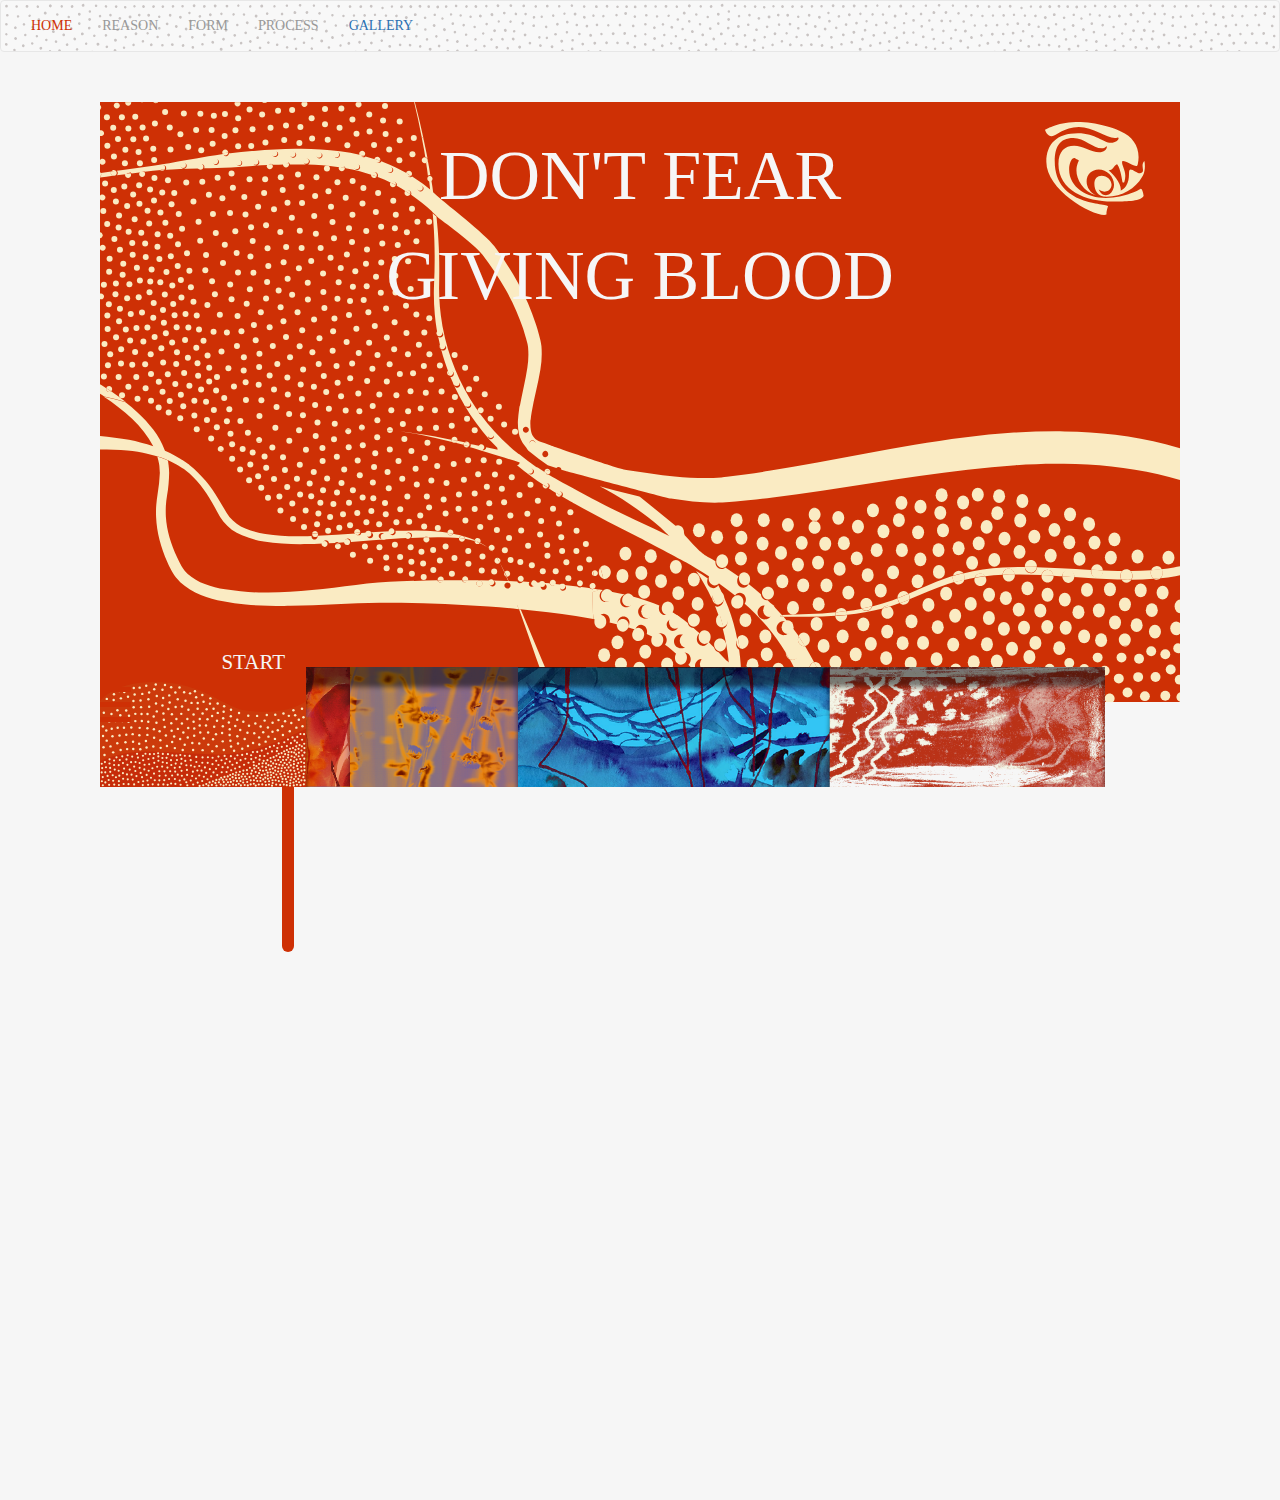
<file: index.html>
<!DOCTYPE html>
	<html lang="en">
	<head>
		<meta charset="UTF-8">
		<title>Flow</title>
		
		    <meta http-equiv="X-UA-Compatible" content="IE=edge">
		    <meta name="viewport" content="width=device-width, initial-scale=1">
		<link href="css/bootstrap.css" rel="stylesheet">
		<script type="text/javascript" src="js/anime.js"></script>
		<script type="text/javascript" src="js/jquery-1.9.0.min.js"></script>
		<script type="text/javascript" src="js/main.js"></script>
		<script type="text/javascript" src="js/snap.svg-min.js"></script>
		<script type="text/javascript" src="js/jquery.easing.1.3.js"></script>
		<script type="text/javascript" src="js/jquery.typetype.js"></script>
		<script src="js/bootstrap.min.js"></script>
		<link rel="stylesheet" type="text/css" href="css/main.css">
		<link rel="stylesheet" type="text/css" href="css/mainFont.css">
	</head>
	<body>
		<nav id="Anav" class="navbar navbar-default" role="navigation">
						    
						    <div class="navbar-header">
						        <button id="navTog" type="button" class="navbar-toggle" data-toggle="collapse"
						                data-target="#example-navbar-collapse">
						            <span class="sr-only">切换导航</span>
						            <span class="icon-bar"></span>
						            <span class="icon-bar"></span>
						            <span class="icon-bar"></span>
						        </button>
						        
						    </div>
						    <div class="collapse navbar-collapse" id="example-navbar-collapse">
						        <ul class="nav navbar-nav">
						        	<li class="active1"><a href="index.html">HOME</a></li>
						            <li ><a href="page1.html">REASON</a></li>
						            <li ><a href="page2.html">FORM</a></li>
						            <li><a href="page3.html">PROCESS</a></li>
						            <li>
						       			 <a href="page4.html" >GALLERY </a>
						    		</li>
						        </ul>
						    </div>
						    </div>
						</nav>
		<div id="navC1">
		<nav id="topMainImg" class="container-fluid" >
			<div id="logo"><embed src="img/logo2.svg" width="100px"><br></embed></div>
			<div id="slogen">DON'T FEAR<br> GIVING BLOOD</div>
		</nav>
		</div>
		<div id="pot"></div>
		
		<div class="Acontainer">
			<ul class="nav1">
				<li id="start">
					<p id="startP">START&emsp;</p>
					<div id="icon">
						<div></div>
						<div></div>
						<div></div>
					</div>
					<ul id="subNav">
						<li class="flowli" id="flow1"><a href="#">1</a></li>
						<li class="flowli" id="flow2"><a href="#">2</a></li>
						<li class="flowli" id="flow3"><a href="#">3</a></li>
						<li class="flowli" id="flow4"><a href="#">4</a></li>
						<div id="box">
							<div class="boxContent container-fluid" id="flow1c">
								<div class="row row1">
									<h1 class="col-xs-12 col-md-4">REASON OF DONATION</h1>
									<p class="col-xs-12 col-md-6 pTitle">YOU SAVED A LIFE</p>
									<div class="boxIn col-xs-12 col-md-10 pull-right">
										<img src="img/flow1c.png">
									</div>
									<div class="boxWord col-xs-12 col-md-8 pull-right">Once donation might save three persons' life. A generous gift will give others hope to survive.
										<!-- <a href="pOne1.html" class="col-xs-12 col-md-6 pull-right">GET VIEW</a> -->
									</div>
								</div>
								<div class="row row2">
									<p class="col-xs-12 col-md-6 pTitle">BE PROUD OF YOUR COURAGE</p>
									<div class="boxIn col-xs-12 col-md-10 pull-right">
										<img src="img/ele13.png">
									</div>
									<div class="boxWord col-xs-12 col-md-8 pull-right">No one will not fear when the syringe insert, and the blood flow out. Everyone defeat the fear whatever that come mental or physical. So, be proud of your courage. The process maybe not easy and hard to forward, but after you cross the divide, you can realize the true self who you are. <br>
										<a href="page1.html" class="col-xs-12 col-md-6 pull-right">GET VIEW</a>
									</div>
								</div>
							</div>	

							<div class="boxContent container-fluid" id="flow2c">
								<div class="row row1">
									<h1 class="col-xs-12 col-md-4">FORMING OF BLOOD</h1>
									<div  id="paopao" class="bgShow">
										<svg id="svgPaopao" width="100%" height="1000px" viewBox="20 280 526 200" version="1.1" xmlns="http://www.w3.org/2000/svg" xmlns:xlink="http://www.w3.org/1999/xlink" xml:space="preserve" style="fill-rule:evenodd;clip-rule:evenodd;stroke-miterlimit:10;">
											<defs>
											        <linearGradient id="RED" x1="0" y1="0" x2="1" y2="-50" gradientUnits="userSpaceOnUse" ><stop offset="0" style="stop-color:rgb(122,24,24);stop-opacity:1"/><stop offset="1" style="stop-color:rgb(217,144,144);stop-opacity:0.5"/></linearGradient>
											        <linearGradient id="WHITE" x1="0" y1="0" x2="1" y2="-50" gradientUnits="userSpaceOnUse" ><stop offset="0" style="stop-color:#B0D0EA;stop-opacity:1"/><stop offset="1" style="stop-color:white;stop-opacity:0.3"/></linearGradient>
											       <linearGradient id="PLATELET" x1="0" y1="0" x2="1" y2="-50" gradientUnits="userSpaceOnUse" ><stop offset="0" style="stop-color:#AD4093;stop-opacity:1"/><stop offset="1" style="stop-color:#A82071;stop-opacity:1"/></linearGradient>
											    </defs>
										    <g transform="matrix(1,0,0,1,-3186,-1388)">
										        <rect id="画板2" x="3186" y="1388" width="426" height="640" style="fill:none;"/>
										        <clipPath id="_clip1">
										            <rect id="画板21" x="3186" y="1388" width="426" height="640"/>
										        </clipPath>
										        <g clip-path="url(#_clip1)">
										            <g id="图层-1" transform="matrix(1,0,0,1,3065.82,1385)">
										                <path id="line1" d="M547.906,561.11C547.906,561.11 349.775,547.868 274.293,441.928C198.811,335.989 0.175,261.831 0.175,261.831" style="fill:none;stroke:rgb(80,42,36);stroke-width:1px;"/>
										                <path id="line2" d="M547.906,569.769C547.906,569.769 464.454,560.102 412.091,470.68C359.726,381.258 178.466,206.443 70.515,435.234" style="fill:none;stroke:rgb(80,42,36);stroke-width:1px;"/>
										                <path id="line3" d="M547.906,578.63C547.906,578.63 494.262,559.7 408.062,561.109C321.863,562.518 88.239,553.656 24.596,442.484" style="fill:none;stroke:rgb(80,42,36);stroke-width:1px;"/>
										                <path id="line4" d="M547.906,590.714C547.906,590.714 393.562,539.961 282.388,583.464C171.216,626.966 134.456,320.838 0.175,365.951" style="fill:none;stroke:rgb(80,42,36);stroke-width:1px;"/>
										                <path id="line5" d="M547.906,584.796C547.906,584.796 334.625,583.615 279.725,510.557C224.826,437.498 76.765,374.28 4.398,543.969" style="fill:none;stroke:rgb(80,42,36);stroke-width:1px;"/>
										            </g>
										        </g>
										    </g>
										</svg>

									</div>
									<p class="col-xs-12 col-md-6 pTitle">WHERE IS BLOOD FROM</p>
									<div class="boxIn col-xs-12 col-md-10 pull-right">
										<a href="page2.html"><img src="img/dra4s.png" ></a>
									</div>
									<div class="boxWord col-xs-12 col-md-8 pull-right">Blood is not secret, and it can be sustainable. It is surely treasure for us, but it can save many people's life if you can donate just few.
										<a id="paopaoButton" href="page2.html" >GET VIEW</a>
									</div>
								</div>
							</div>
							<div class="boxContent container-fluid" id="flow3c">
								<div class="row row1">
									<h1 class="col-xs-12 col-md-4">PROCESS OF DONATION</h1>
									<p class="col-xs-12 col-md-6 pTitle">BEGIN A DONATION</p>
									<div class="boxIn col-xs-12 col-md-10 pull-right">
										<img src="img/flow3c.svg">
									</div>
									<div class="boxWord col-xs-12 col-md-8 pull-right">There are high requirement of blood quality for a donor. Though blood donation will not influence healthy of donor, but it still decrease immunity. To be a donor, must keep the good healthy. 
										<!-- <a href="pThree1.html" class="col-xs-12 col-md-6 pull-right">GET VIEW</a> -->
									</div>
								</div>
								<div class="row row2">
									<p class="col-xs-12 col-md-6 pTitle">BE EASE </p>
									<div class="boxIn col-xs-12 col-md-10 pull-right">
										<img src="img/ele15.png">
									</div>
									<div class="boxWord col-xs-12 col-md-8 pull-right">It is true that giving blood will NOT influence healthy, but sometime fears always limit the enthusiasm of people giving blood. But what's fear from?<br>
										<a href="page3.html" class="col-xs-12 col-md-5 pull-right" class="col-xs-12 col-md-5 pull-right">GET VIEW</a>
									</div>
								</div>
							</div>
							<div class="boxContent container-fluid" id="flow4c">
								
								<div class="row row1">
									<div  id="textArea" class="bgShow"></div>
									<h1 class="col-xs-12 col-md-4">GALLERY FOR DONOR</h1>
									<p class="col-xs-12 col-md-6 pTitle">THE TEXTURE<br> OF MIND</p>
									<div class="boxIn col-xs-12 col-md-10 pull-right">
										<img src="img/dra8.png">
									</div>
									<div class="boxWord col-xs-12 col-md-8 pull-right">
										Everybody have different concept about giving blood. They are influence each others and get changed sometimes.
										It's hard to say what is true but we can draw our mind, it might not clear but it maybe change somebody's mind and 
										save lifes.
										<a href="page4.html" class="col-xs-12 col-md-6 pull-right">GET VIEW</a>
									</div>
								</div>
							</div>
						</div>
					</ul>
				</li>
			
			</ul>
		</div>
		<div id="blood">
			
		</div>
		</body>
	</html>
</file>
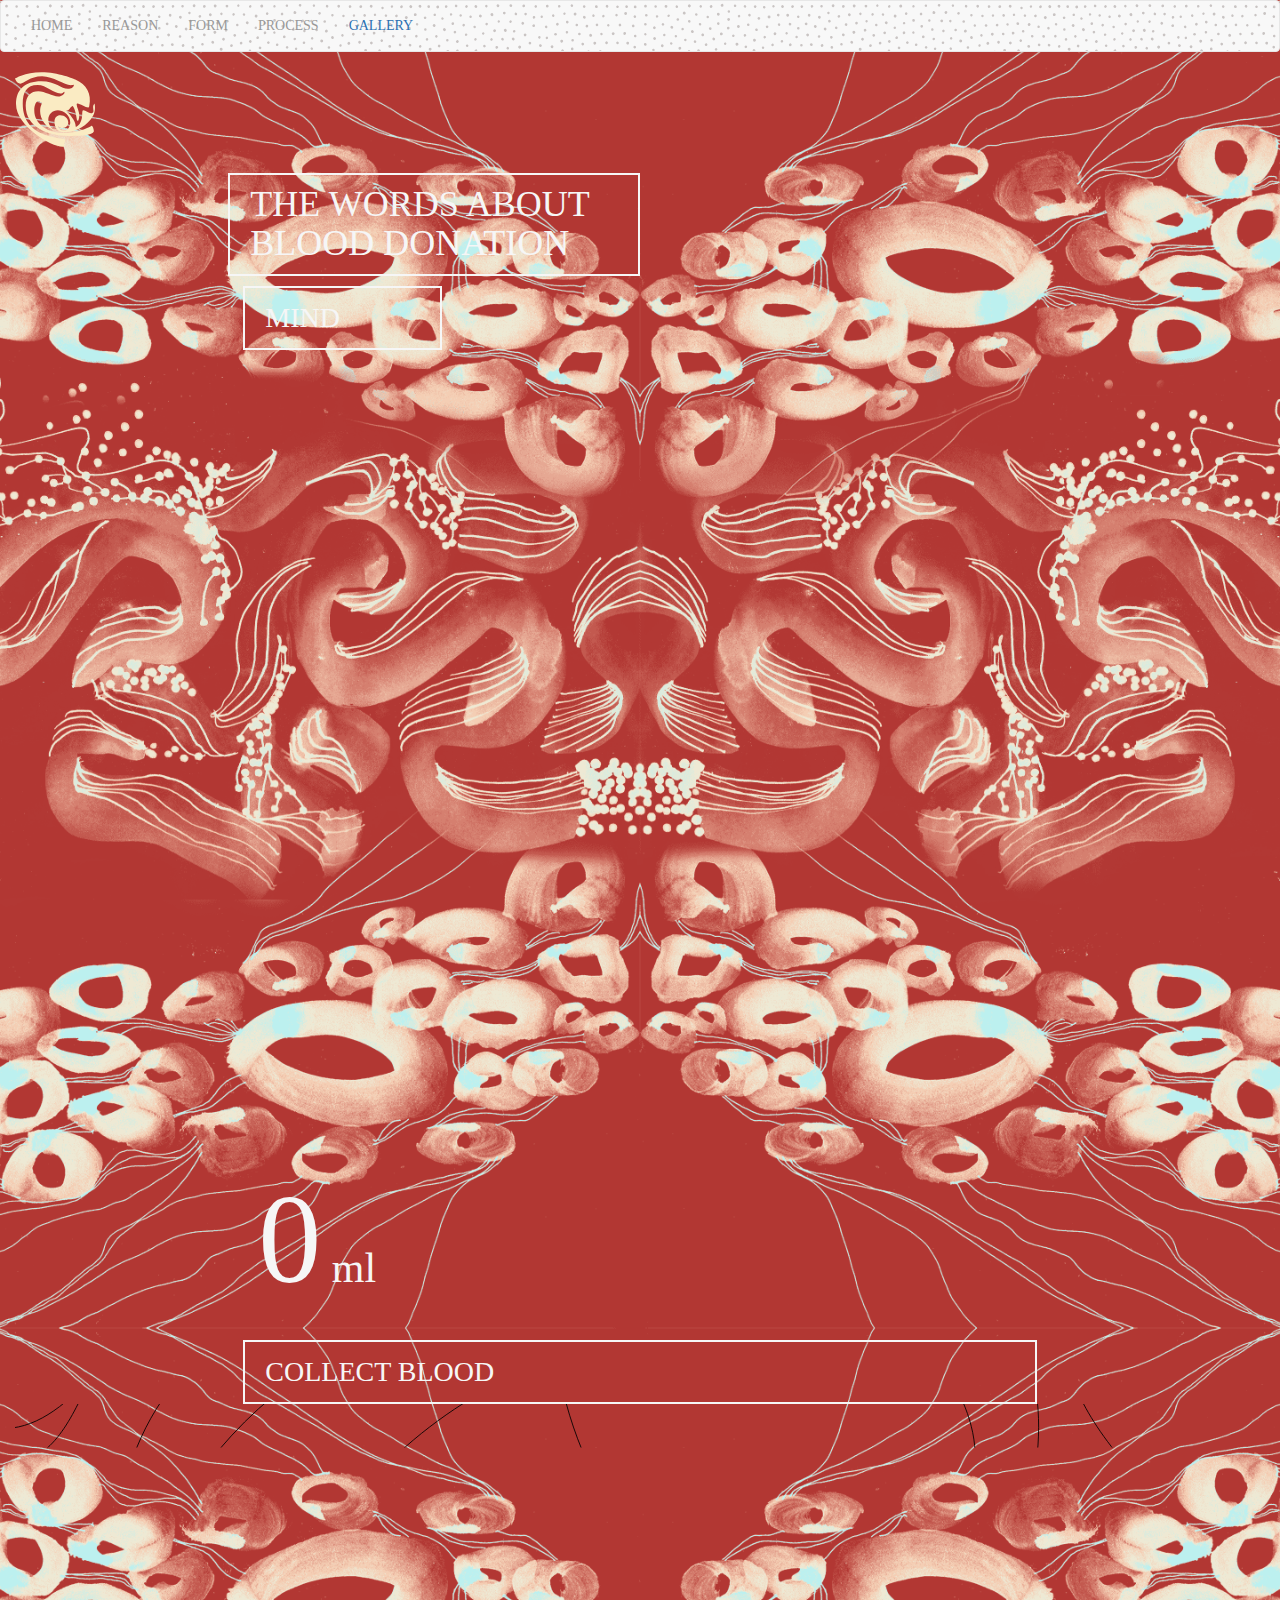
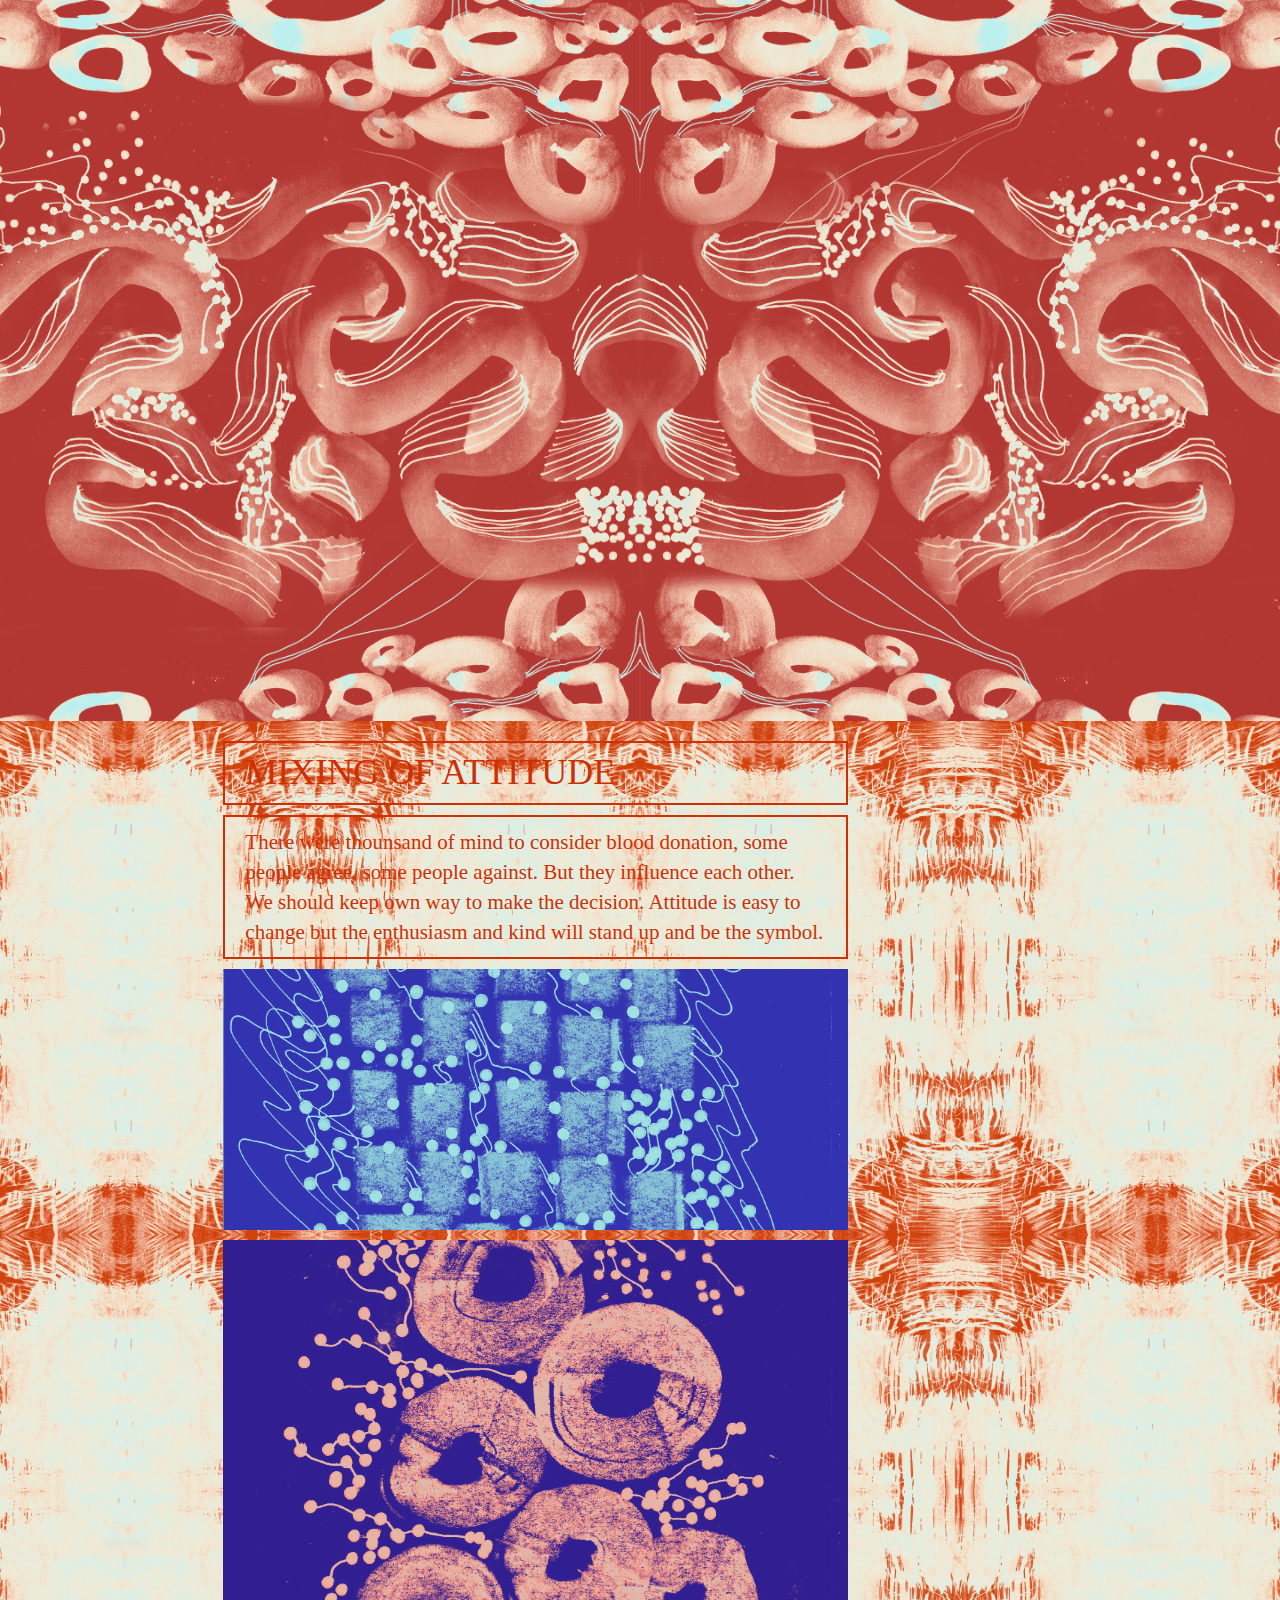
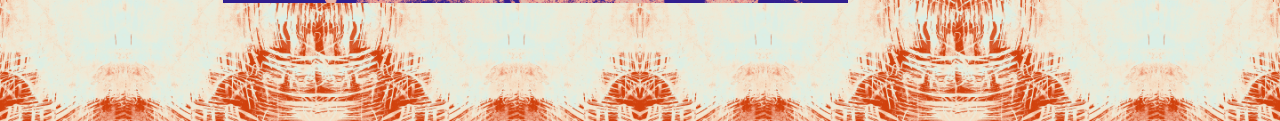
<file: Gallery.html>
<!DOCTYPE html>
	<html lang="en">
	<head>
		<meta charset="UTF-8">
		<title>Document</title>
		 <meta http-equiv="X-UA-Compatible" content="IE=edge">
		   <meta name="viewport" content="width=device-width, initial-scale=1">
		<link href="css/bootstrap.css" rel="stylesheet">
		<script type="text/javascript" src="js/anime.js"></script>
		<script src="http://libs.baidu.com/jquery/2.1.4/jquery.min.js"></script>
		<script type="text/javascript" src="js/jquery.typetype.js"></script>
		<script type="text/javascript" src="js/gallery.js"></script>
		<script type="text/javascript" src="js/snap.svg-min.js"></script>
		<script type="text/javascript" src="js/jquery.easing.1.3.js"></script>
		<script src="js/bootstrap.min.js"></script>
			<link rel="stylesheet" type="text/css" href="css/gallery.css">
			<link rel="stylesheet" type="text/css" href="css/mainFont.css">
	</head>
	<body>
		<nav id="Anav" class="navbar navbar-default" role="navigation">
				    
				    <div class="navbar-header">
				        <button id="navTog" type="button" class="navbar-toggle" data-toggle="collapse"
				                data-target="#example-navbar-collapse">
				            <span class="sr-only">切换导航</span>
				            <span class="icon-bar"></span>
				            <span class="icon-bar"></span>
				            <span class="icon-bar"></span>
				        </button>
				        
				    </div>
				    <div class="collapse navbar-collapse" id="example-navbar-collapse">
				        <ul class="nav navbar-nav">
				        	<li ><a href="index.html">HOME</a></li>
				            <li ><a href="pOne1.html">REASON</a></li>
				            <li ><a href="pTwo1.html">FORM</a></li>
				            <li><a href="pThree1.html">PROCESS</a></li>
				           	<li  class="active1">
						        <a href="gallery.html" >GALLERY </a>
						    </li>
				        </ul>
				    </div>
				    </div>
				</nav>
		<nav id="topNav" class="container-fluid">

			<div id="logo">
				
		
			</div>
			<embed  src="img/logo2.svg" width="80px" class="col-xs-pull-0 col-md-offset-0"></embed>
			
		</nav>
		
		<div class="container-fluid">
			<div class="row">
				<div class="col-xs-12 col-md-8 col-md-offset-2" id="cenBlock">
					<h1 class="col-xs-12 col-md-6">THE WORDS ABOUT BLOOD DONATION</h1>
					<div class="col-xs-12 cenContent">
						<a href="#" id="textButton"  class="col-xs-12 col-md-3 buttonA">
						MIND</a>
						
						<div  id="textArea" class="bgShow col-xs-12"></div>	
						<p id="count" class="col-xs-12"><span id="span1">0</span>
						ml</p>
						<a href="#" id="cellMaker"  class="buttonA col-xs-12 ">
						COLLECT BLOOD</a>
					</div>
				</div>
			</div>
			<div class="row">
				<div class="col-xs-12">
					<svg id="svg1" width="100%" height="100%" viewBox="0 500 1440 1050" version="1.1" xmlns="http://www.w3.org/2000/svg" xmlns:xlink="http://www.w3.org/1999/xlink" xml:space="preserve" style="fill-rule:evenodd;clip-rule:evenodd;stroke-linecap:round;stroke-linejoin:round;stroke-miterlimit:1.5;">
						
						
					    <g id="H1" transform="matrix(1,0,0,0.611111,0,0)">
					        <rect x="0" y="0" width="1440" height="900" style="fill:none;"/>
					        <clipPath id="_clip1">
					            <rect x="0" y="0" width="1440" height="900"/>
					        </clipPath>
					        <g clip-path="url(#_clip1)">
					           
					            <g transform="matrix(1,0,0,1.63636,0,-695.455)">
					                <path d="M716,425C716,425 676.145,602.394 461,617C245.855,631.606 163.21,743.087 107,851C63.945,933.657 34.359,1088.61 -128,908" style="fill:none;stroke:black;stroke-width:1px;"/>
					            </g>
					            <g transform="matrix(1,0,0,1.63636,0,-695.455)">
					                <path d="M733,426C733,426 594.733,767.656 371,706C147.267,644.344 86.988,1101.77 -107,903" style="fill:none;stroke:black;stroke-width:1px;"/>
					            </g>
					            <g transform="matrix(1,0,0,1.63636,0,-695.455)">
					                <path d="M746,427C746,427 601.066,750.571 375,865C148.934,979.429 88.196,1277.18 79,1309" style="fill:none;stroke:black;stroke-width:1px;"/>
					            </g>
					            <g transform="matrix(1,0,0,1.63636,0,-695.455)">
					                <path d="M766,429C766,429 766.386,525.188 912,598C1057.61,670.812 1213.52,829.029 1218,889C1222.48,948.971 1428.99,1224.38 1526,953" style="fill:none;stroke:black;stroke-width:1px;"/>
					            </g>
					            <g transform="matrix(1,0,0,1.63636,0,-695.455)">
					                <path d="M757,434C757,434 783.501,591.644 1049,731C1314.5,870.356 1159.61,1341.94 716,1345" style="fill:none;stroke:black;stroke-width:1px;"/>
					            </g>
					            <g transform="matrix(1,0,0,1.63636,0,-695.455)">
					                <path d="M731,409C731,409 669.739,556.722 813,657C956.261,757.278 1204.45,927.785 1065,1084C925.55,1240.21 1265.57,1394.66 1610,1207" style="fill:none;stroke:black;stroke-width:1px;"/>
					            </g>
					            <g transform="matrix(1,0,0,1.63636,0,-695.455)">
					                <path d="M755,464C755,464 898.841,825.761 665,865C431.159,904.239 206.614,1208.12 333,1357" style="fill:none;stroke:black;stroke-width:1px;"/>
					            </g>
					            <g transform="matrix(1,0,0,1.63636,0,-695.455)">
					                <path d="M705,414C705,414 506.95,805.136 705,1069C903.05,1332.86 450.044,1318.26 368,1361" style="fill:none;stroke:black;stroke-width:1px;"/>
					            </g>
					            <g transform="matrix(1,0,0,1.63636,0,-695.455)">
					                <path d="M744,466C744,466 877.356,875.011 1277,689C1676.64,502.989 1600,762 1600,762" style="fill:none;stroke:black;stroke-width:1px;"/>
					            </g>
					            <g transform="matrix(1,0,0,1.63636,0,-695.455)">
					                <path d="M746,512C746,512 838.724,670.285 408,774C-22.724,877.715 143.856,1290.76 164,1343" style="fill:none;stroke:black;stroke-width:1px;"/>
					            </g>
					            <g transform="matrix(1,0,0,1.63636,0,-695.455)">
					                <path d="M722,387C722,387 465.466,826.355 42,808C-381.466,789.645 -150,966 -150,966" style="fill:none;stroke:black;stroke-width:1px;"/>
					            </g>
					            <g transform="matrix(1,0,0,1.63636,0,-695.455)">
					                <path d="M778,414C778,414 783.192,636.394 1149,608C1514.81,579.606 1498,764 1498,764" style="fill:none;stroke:black;stroke-width:1px;"/>
					            </g>
					            <g transform="matrix(1,0,0,1.63636,0,-695.455)">
					                <path d="M731,493C731,493 833.583,806.433 1251,778C1668.42,749.567 1534,991 1534,991" style="fill:none;stroke:black;stroke-width:1px;"/>
					            </g>
					        </g>
					    </g>
					</svg>
				</div>
			</div>
			<div class="row" id="row3">
				<div class="col-xs-12">
					<h1 class="col-xs-12 col-md-6 col-md-offset-2">MIXING OF ATTITUDE</h1>
					<p class="col-xs-12 col-md-6 col-md-offset-2">
						There were thounsand of mind to consider blood donation, some people agree, some people against. But they influence each other.
						We should keep own way to make the decision. Attitude is easy to change but the enthusiasm and kind will stand up and be the symbol.
					</p>
					<img src="img/dra10.png" class="col-xs-12 col-md-6 col-md-offset-2">
					<img src="img/dra11.png" class="col-xs-12 col-md-6 col-md-offset-2">
					
				</div>
				
									
			</div>
			
		</div>		

		
		
	</body>
	</html>
</file>
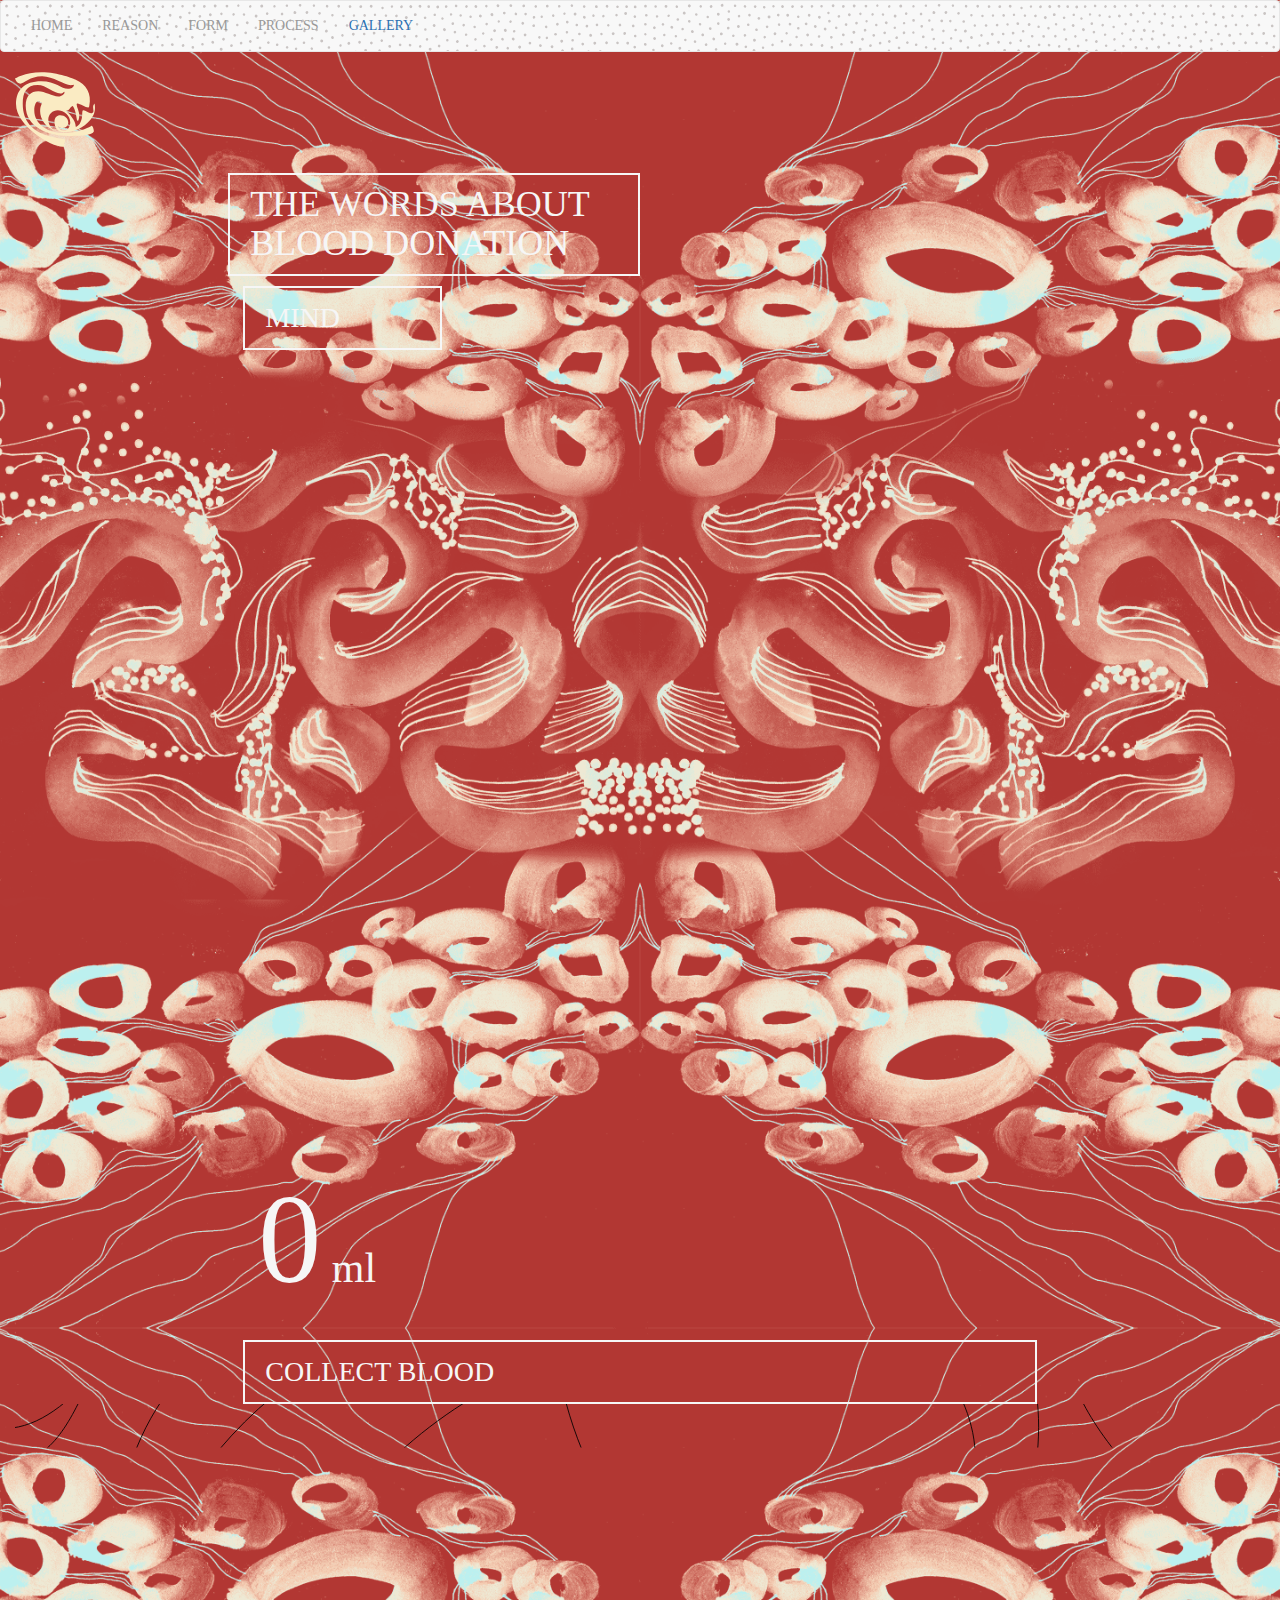
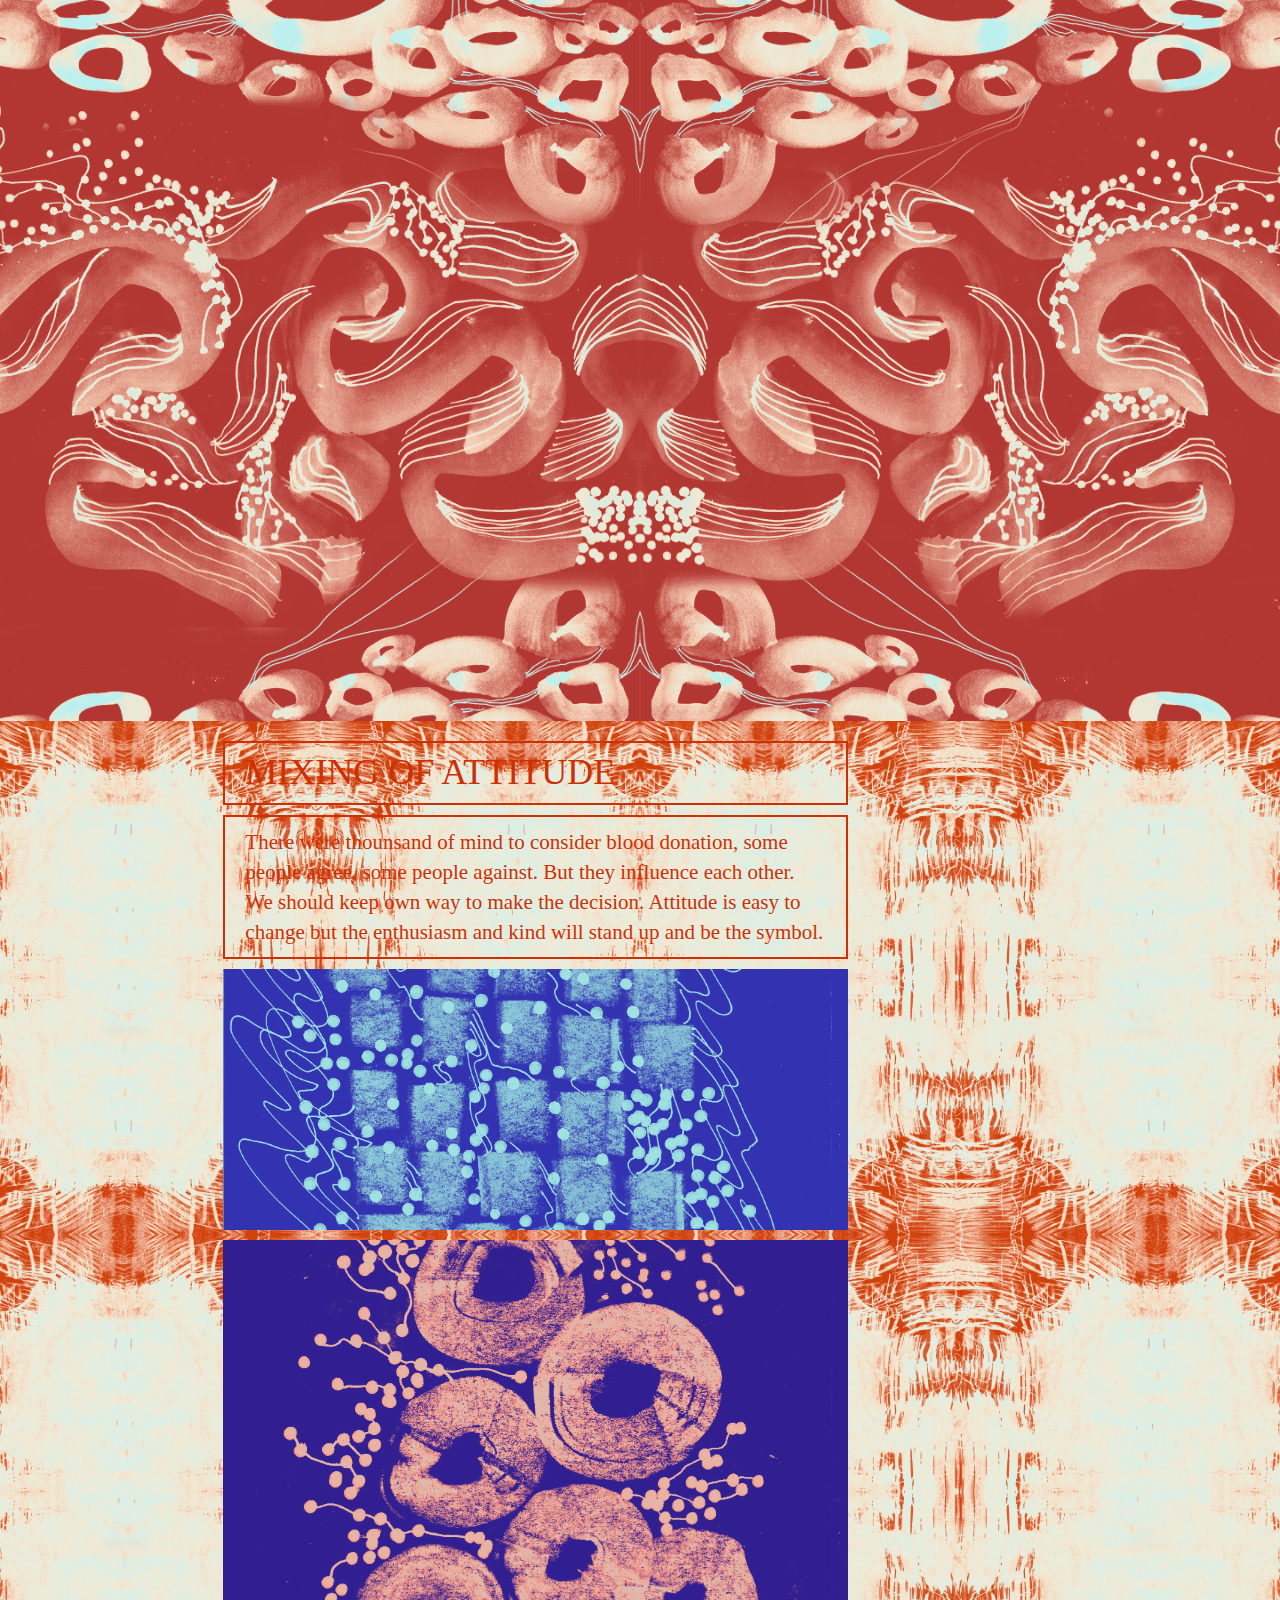
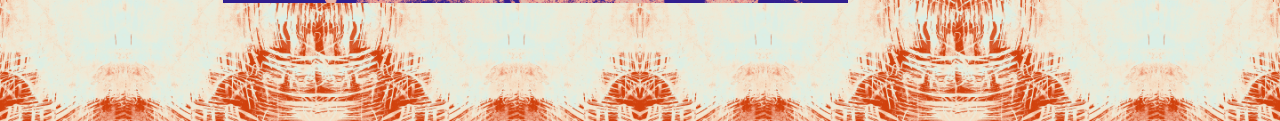
<file: gallery.html>
<!DOCTYPE html>
	<html lang="en">
	<head>
		<meta charset="UTF-8">
		<title>Document</title>
		 <meta http-equiv="X-UA-Compatible" content="IE=edge">
		   <meta name="viewport" content="width=device-width, initial-scale=1">
		<link href="css/bootstrap.css" rel="stylesheet">
		<script type="text/javascript" src="js/anime.js"></script>
		<script src="http://libs.baidu.com/jquery/2.1.4/jquery.min.js"></script>
		<script type="text/javascript" src="js/jquery.typetype.js"></script>
		<script type="text/javascript" src="js/gallery.js"></script>
		<script type="text/javascript" src="js/snap.svg-min.js"></script>
		<script type="text/javascript" src="js/jquery.easing.1.3.js"></script>
		<script src="js/bootstrap.min.js"></script>
			<link rel="stylesheet" type="text/css" href="css/gallery.css">
			<link rel="stylesheet" type="text/css" href="css/mainFont.css">
	</head>
	<body>
		<nav id="Anav" class="navbar navbar-default" role="navigation">
				    
				    <div class="navbar-header">
				        <button id="navTog" type="button" class="navbar-toggle" data-toggle="collapse"
				                data-target="#example-navbar-collapse">
				            <span class="sr-only">切换导航</span>
				            <span class="icon-bar"></span>
				            <span class="icon-bar"></span>
				            <span class="icon-bar"></span>
				        </button>
				        
				    </div>
				    <div class="collapse navbar-collapse" id="example-navbar-collapse">
				        <ul class="nav navbar-nav">
				        	<li ><a href="index.html">HOME</a></li>
				            <li ><a href="pOne1.html">REASON</a></li>
				            <li ><a href="pTwo1.html">FORM</a></li>
				            <li><a href="pThree1.html">PROCESS</a></li>
				           	<li  class="active1">
						        <a href="gallery.html" >GALLERY </a>
						    </li>
				        </ul>
				    </div>
				    </div>
				</nav>
		<nav id="topNav" class="container-fluid">

			<div id="logo">
				
		
			</div>
			<embed  src="img/logo2.svg" width="80px" class="col-xs-pull-0 col-md-offset-0"></embed>
			
		</nav>
		
		<div class="container-fluid">
			<div class="row">
				<div class="col-xs-12 col-md-8 col-md-offset-2" id="cenBlock">
					<h1 class="col-xs-12 col-md-6">THE WORDS ABOUT BLOOD DONATION</h1>
					<div class="col-xs-12 cenContent">
						<a href="#" id="textButton"  class="col-xs-12 col-md-3 buttonA">
						MIND</a>
						
						<div  id="textArea" class="bgShow col-xs-12"></div>	
						<p id="count" class="col-xs-12"><span id="span1">0</span>
						ml</p>
						<a href="#" id="cellMaker"  class="buttonA col-xs-12 ">
						COLLECT BLOOD</a>
					</div>
				</div>
			</div>
			<div class="row">
				<div class="col-xs-12">
					<svg id="svg1" width="100%" height="100%" viewBox="0 500 1440 1050" version="1.1" xmlns="http://www.w3.org/2000/svg" xmlns:xlink="http://www.w3.org/1999/xlink" xml:space="preserve" style="fill-rule:evenodd;clip-rule:evenodd;stroke-linecap:round;stroke-linejoin:round;stroke-miterlimit:1.5;">
						
						
					    <g id="H1" transform="matrix(1,0,0,0.611111,0,0)">
					        <rect x="0" y="0" width="1440" height="900" style="fill:none;"/>
					        <clipPath id="_clip1">
					            <rect x="0" y="0" width="1440" height="900"/>
					        </clipPath>
					        <g clip-path="url(#_clip1)">
					           
					            <g transform="matrix(1,0,0,1.63636,0,-695.455)">
					                <path d="M716,425C716,425 676.145,602.394 461,617C245.855,631.606 163.21,743.087 107,851C63.945,933.657 34.359,1088.61 -128,908" style="fill:none;stroke:black;stroke-width:1px;"/>
					            </g>
					            <g transform="matrix(1,0,0,1.63636,0,-695.455)">
					                <path d="M733,426C733,426 594.733,767.656 371,706C147.267,644.344 86.988,1101.77 -107,903" style="fill:none;stroke:black;stroke-width:1px;"/>
					            </g>
					            <g transform="matrix(1,0,0,1.63636,0,-695.455)">
					                <path d="M746,427C746,427 601.066,750.571 375,865C148.934,979.429 88.196,1277.18 79,1309" style="fill:none;stroke:black;stroke-width:1px;"/>
					            </g>
					            <g transform="matrix(1,0,0,1.63636,0,-695.455)">
					                <path d="M766,429C766,429 766.386,525.188 912,598C1057.61,670.812 1213.52,829.029 1218,889C1222.48,948.971 1428.99,1224.38 1526,953" style="fill:none;stroke:black;stroke-width:1px;"/>
					            </g>
					            <g transform="matrix(1,0,0,1.63636,0,-695.455)">
					                <path d="M757,434C757,434 783.501,591.644 1049,731C1314.5,870.356 1159.61,1341.94 716,1345" style="fill:none;stroke:black;stroke-width:1px;"/>
					            </g>
					            <g transform="matrix(1,0,0,1.63636,0,-695.455)">
					                <path d="M731,409C731,409 669.739,556.722 813,657C956.261,757.278 1204.45,927.785 1065,1084C925.55,1240.21 1265.57,1394.66 1610,1207" style="fill:none;stroke:black;stroke-width:1px;"/>
					            </g>
					            <g transform="matrix(1,0,0,1.63636,0,-695.455)">
					                <path d="M755,464C755,464 898.841,825.761 665,865C431.159,904.239 206.614,1208.12 333,1357" style="fill:none;stroke:black;stroke-width:1px;"/>
					            </g>
					            <g transform="matrix(1,0,0,1.63636,0,-695.455)">
					                <path d="M705,414C705,414 506.95,805.136 705,1069C903.05,1332.86 450.044,1318.26 368,1361" style="fill:none;stroke:black;stroke-width:1px;"/>
					            </g>
					            <g transform="matrix(1,0,0,1.63636,0,-695.455)">
					                <path d="M744,466C744,466 877.356,875.011 1277,689C1676.64,502.989 1600,762 1600,762" style="fill:none;stroke:black;stroke-width:1px;"/>
					            </g>
					            <g transform="matrix(1,0,0,1.63636,0,-695.455)">
					                <path d="M746,512C746,512 838.724,670.285 408,774C-22.724,877.715 143.856,1290.76 164,1343" style="fill:none;stroke:black;stroke-width:1px;"/>
					            </g>
					            <g transform="matrix(1,0,0,1.63636,0,-695.455)">
					                <path d="M722,387C722,387 465.466,826.355 42,808C-381.466,789.645 -150,966 -150,966" style="fill:none;stroke:black;stroke-width:1px;"/>
					            </g>
					            <g transform="matrix(1,0,0,1.63636,0,-695.455)">
					                <path d="M778,414C778,414 783.192,636.394 1149,608C1514.81,579.606 1498,764 1498,764" style="fill:none;stroke:black;stroke-width:1px;"/>
					            </g>
					            <g transform="matrix(1,0,0,1.63636,0,-695.455)">
					                <path d="M731,493C731,493 833.583,806.433 1251,778C1668.42,749.567 1534,991 1534,991" style="fill:none;stroke:black;stroke-width:1px;"/>
					            </g>
					        </g>
					    </g>
					</svg>
				</div>
			</div>
			<div class="row" id="row3">
				<div class="col-xs-12">
					<h1 class="col-xs-12 col-md-6 col-md-offset-2">MIXING OF ATTITUDE</h1>
					<p class="col-xs-12 col-md-6 col-md-offset-2">
						There were thounsand of mind to consider blood donation, some people agree, some people against. But they influence each other.
						We should keep own way to make the decision. Attitude is easy to change but the enthusiasm and kind will stand up and be the symbol.
					</p>
					<img src="img/dra10.png" class="col-xs-12 col-md-6 col-md-offset-2">
					<img src="img/dra11.png" class="col-xs-12 col-md-6 col-md-offset-2">
					
				</div>
				
									
			</div>
			
		</div>		

		
		
	</body>
	</html>
</file>
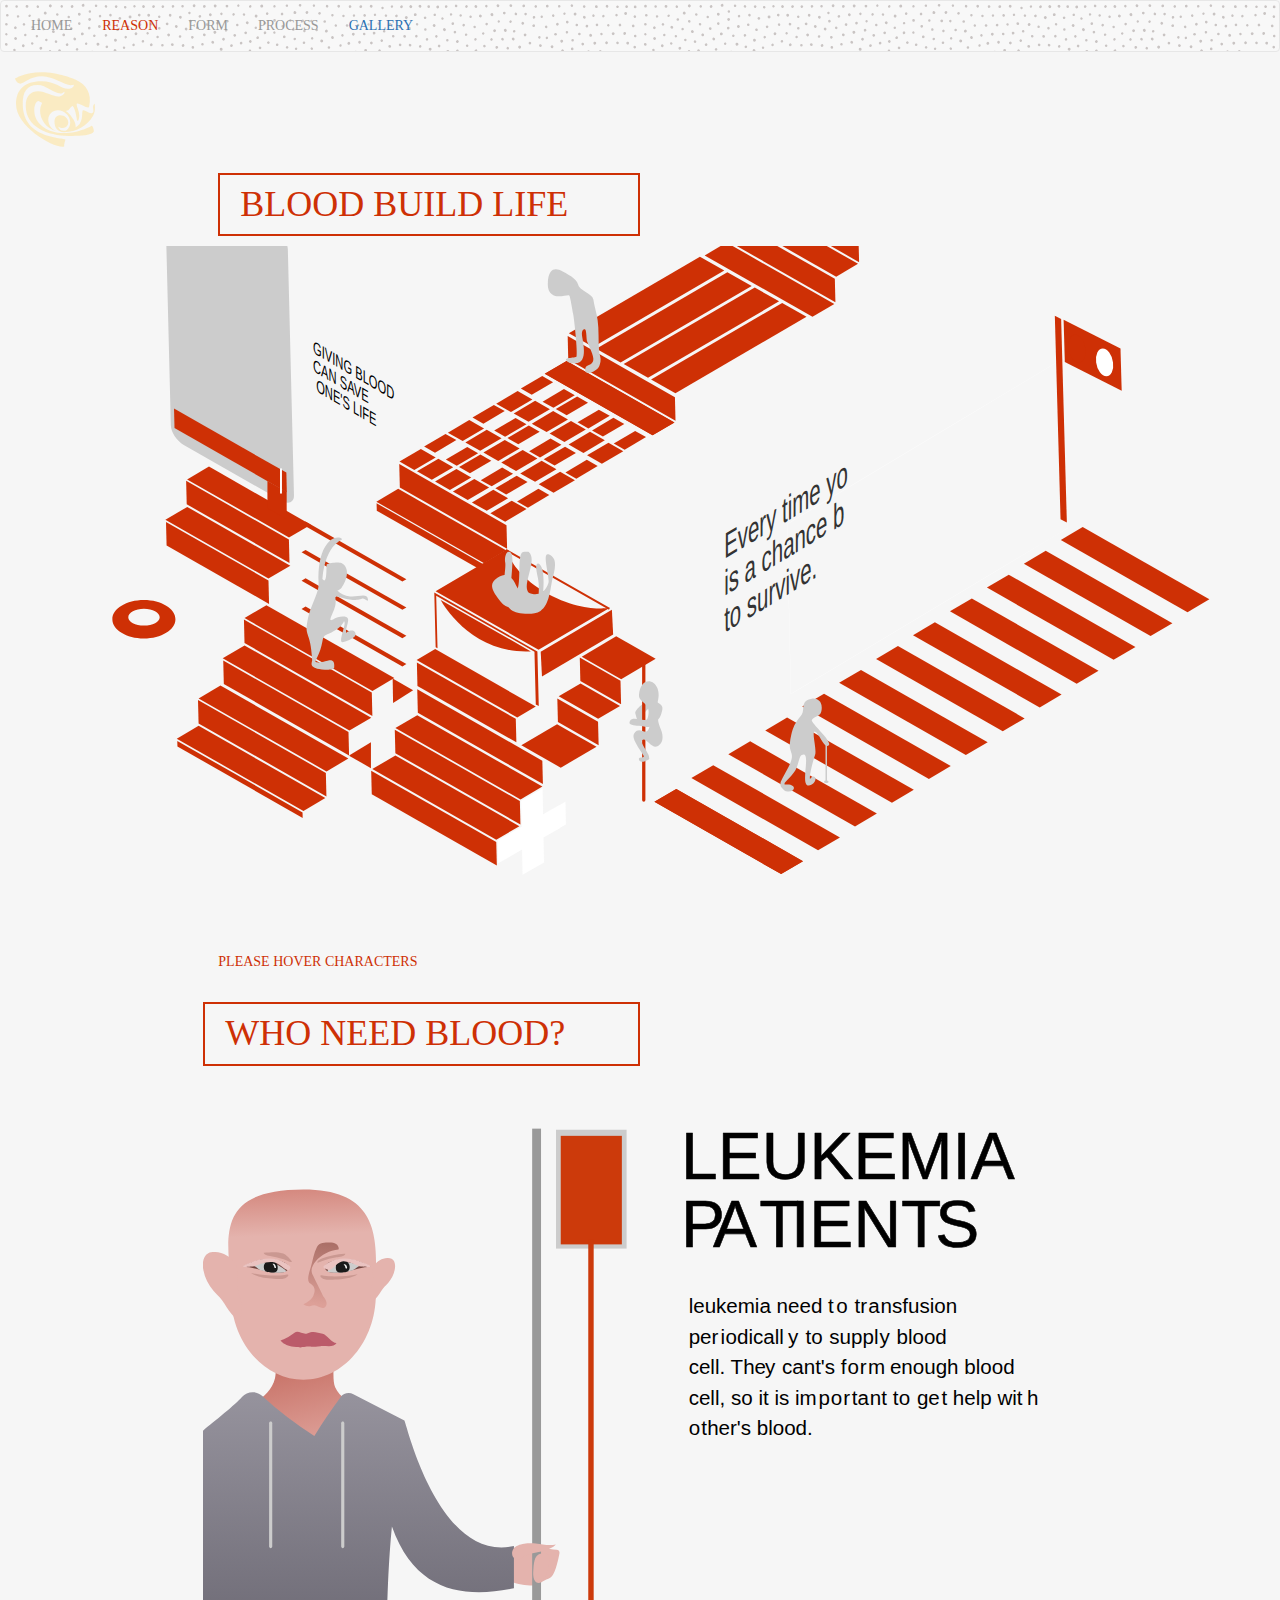
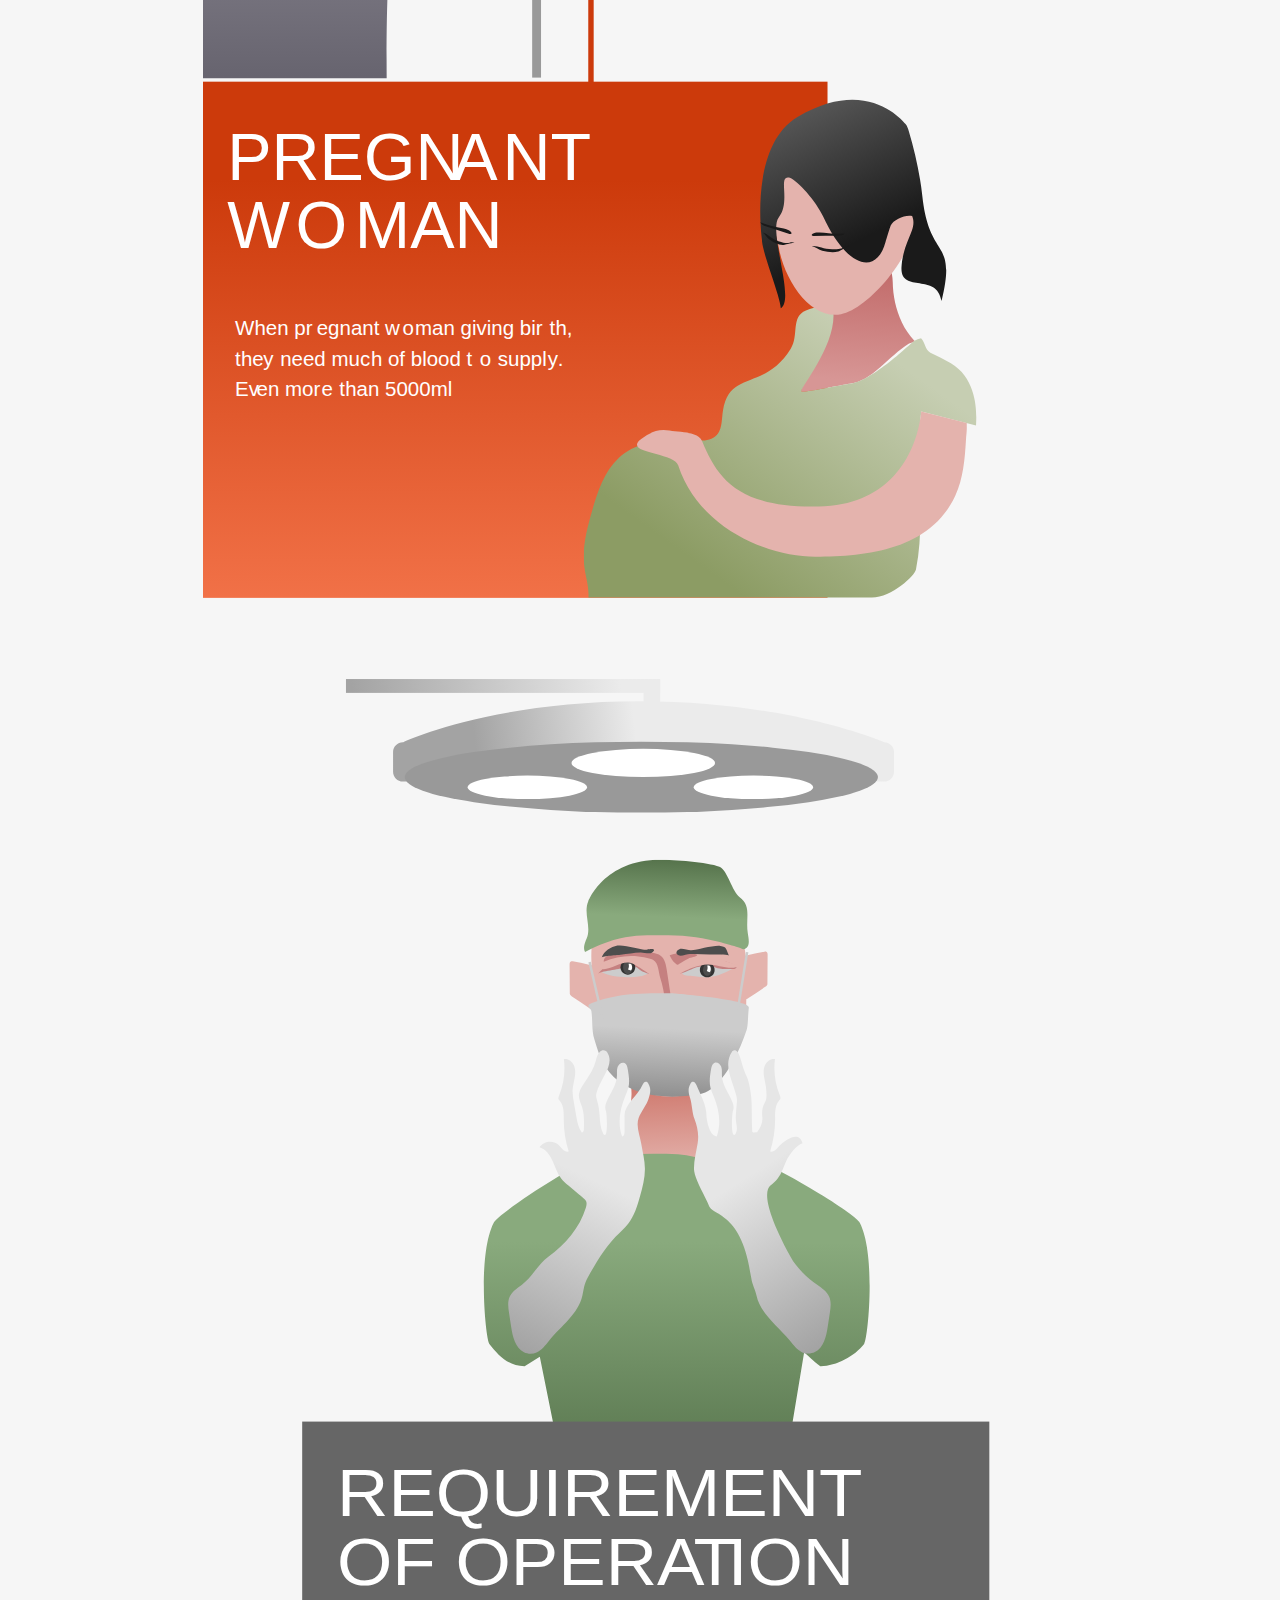
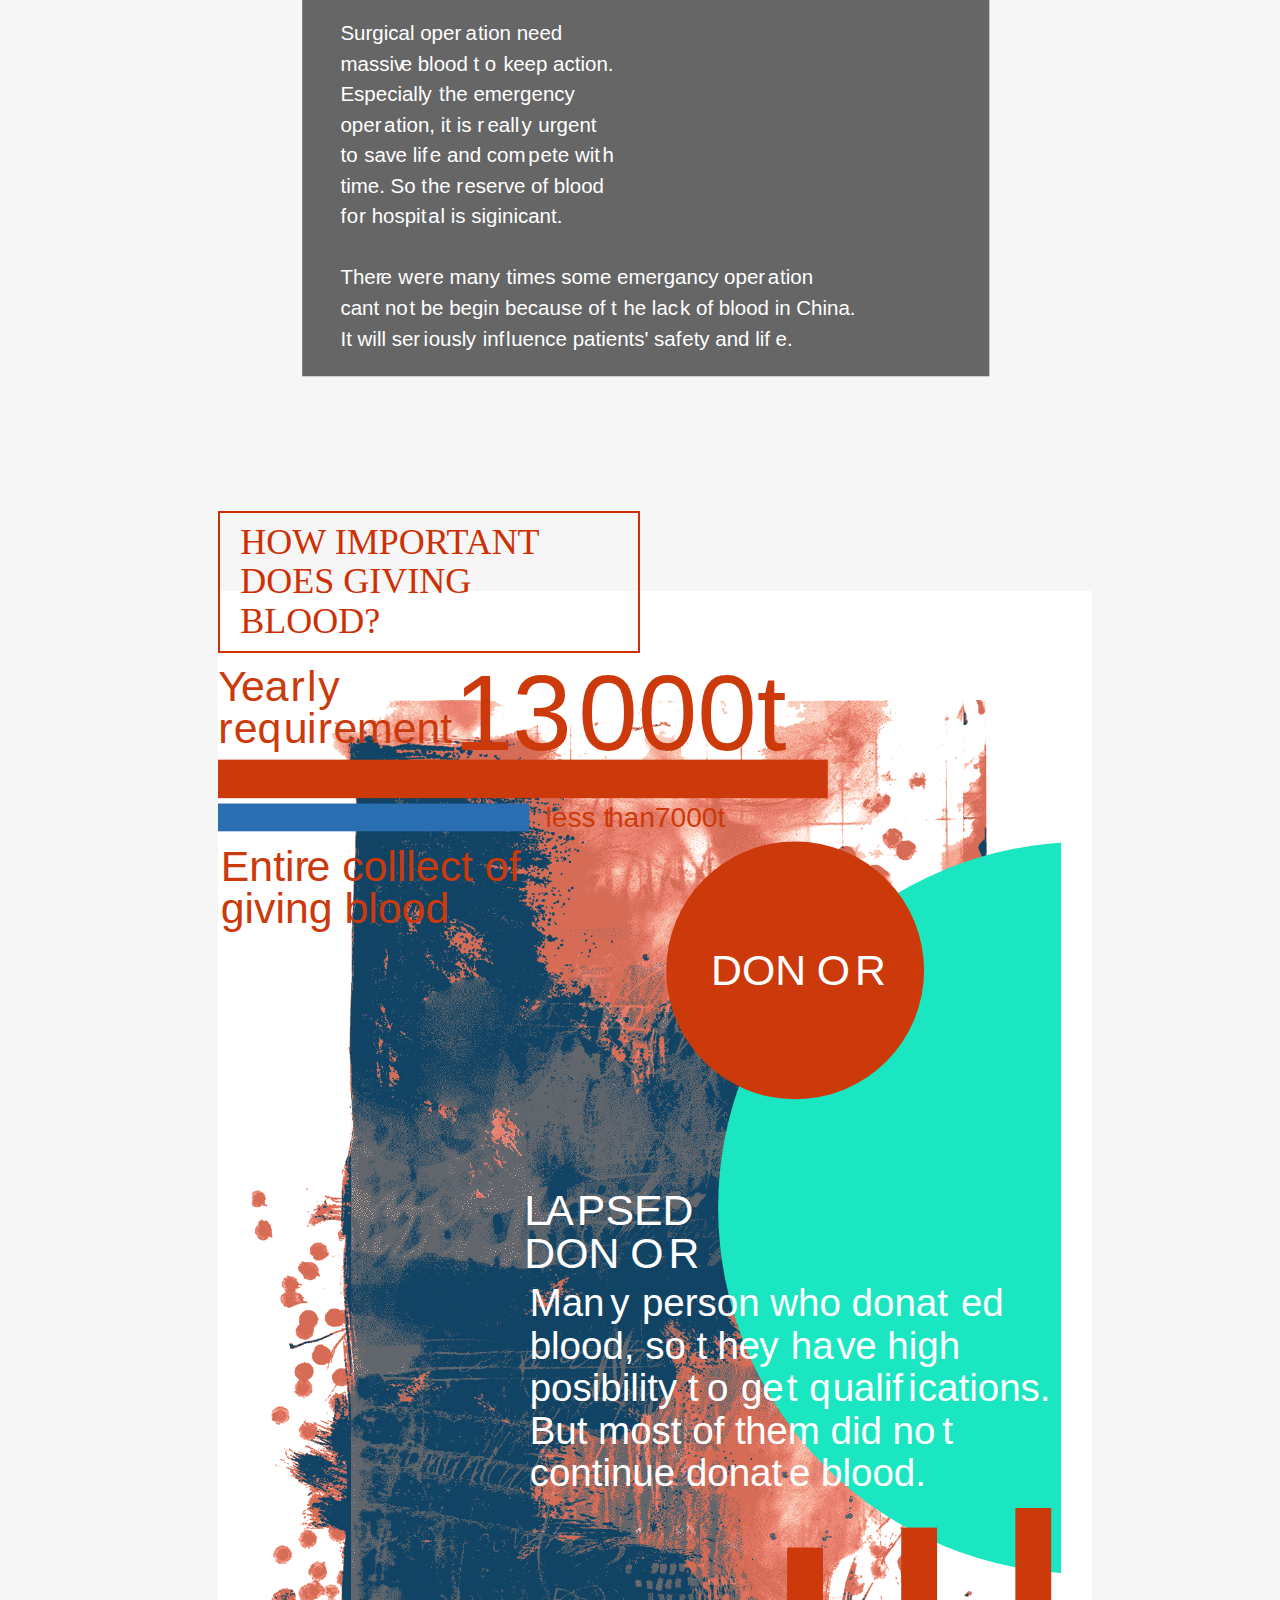
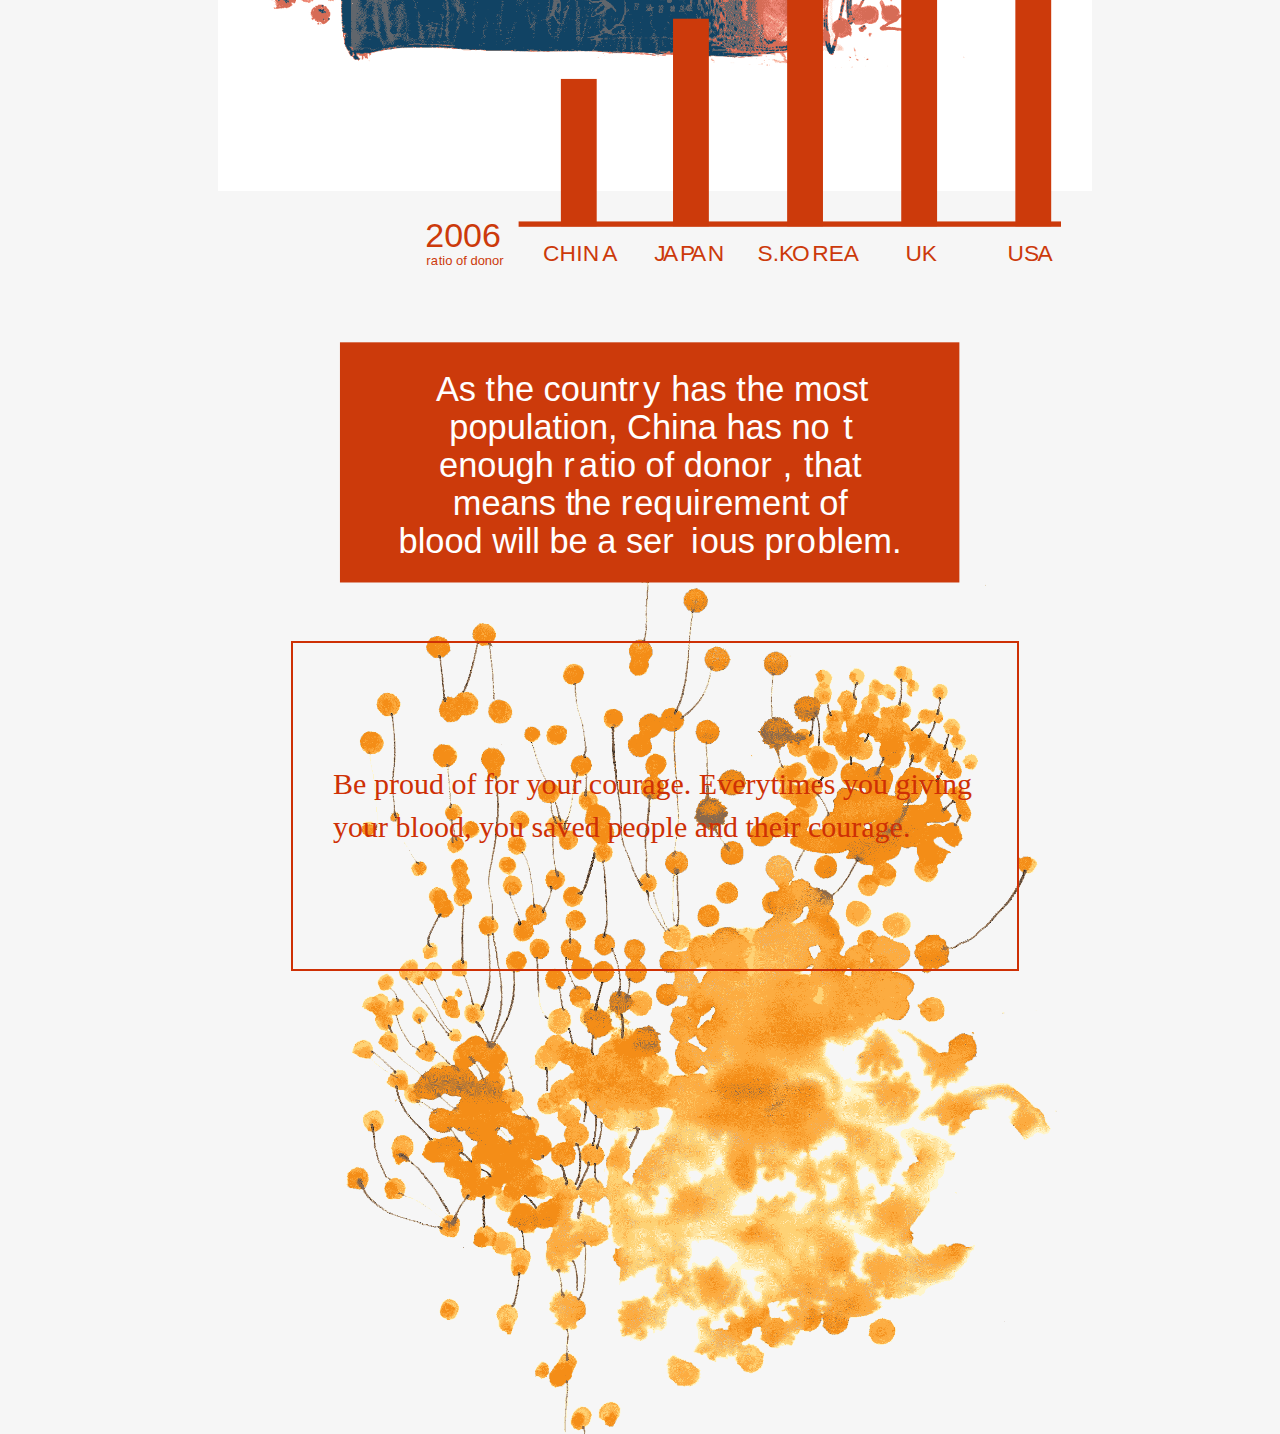
<file: page1.html>
<!DOCTYPE html>
	<html lang="en">
	<head>
		<meta charset="UTF-8">
		<title>REASON</title>
		<meta http-equiv="X-UA-Compatible" content="IE=edge">
				    <meta name="viewport" content="width=device-width, initial-scale=1">
		<link href="css/bootstrap.css" rel="stylesheet">
		<script type="text/javascript" src="js/anime.js"></script>
		<script type="text/javascript" src="js/jquery-1.9.0.min.js"></script>
		<script type="text/javascript" src="js/jquery.typetype.js"></script>
		<script type="text/javascript" src="js/pOne.js"></script>
		<script type="text/javascript" src="js/snap.svg-min.js"></script>
		<script type="text/javascript" src="js/jquery.easing.1.3.js"></script>
		<script src="js/bootstrap.min.js"></script>
			<link rel="stylesheet" type="text/css" href="css/pOne.css">
			<link rel="stylesheet" type="text/css" href="css/mainFont.css">
	</head>
	<body>
		<nav id="Anav" class="navbar navbar-default" role="navigation">
				    
				    <div class="navbar-header">
				        <button id="navTog" type="button" class="navbar-toggle" data-toggle="collapse"
				                data-target="#example-navbar-collapse">
				            <span class="sr-only">切换导航</span>
				            <span class="icon-bar"></span>
				            <span class="icon-bar"></span>
				            <span class="icon-bar"></span>
				        </button>
				        
				    </div>
				    <div class="collapse navbar-collapse" id="example-navbar-collapse">
				        <ul class="nav navbar-nav">
				        	<li ><a href="index.html">HOME</a></li>
						            <li class="active1"><a href="page1.html">REASON</a></li>
						            <li ><a href="page2.html">FORM</a></li>
						            <li><a href="page3.html">PROCESS</a></li>
						            <li>
						       			 <a href="page4.html" >GALLERY </a>
						    		</li>
				        </ul>
				    </div>
				    </div>
		</nav>
		<nav id="topNav" class="container-fluid">

					<div id="logo">
						
				
					</div>
					<embed  src="img/logo2.svg" width="80px" class="col-xs-pull-0 col-md-offset-0"></embed>
					
				</nav>

				
		<div id="pot"></div>
	<div id="aniContain" class="container-fluid">
		<nav id="topNav" class="container-fluid">

			<div id="logo">
				
		
			</div>
			
			
		</nav>
		<div class="row">
			<div class="col-xs-12 col-md-8 col-md-offset-2 ">
				<h1 id="navButton" class="col-xs-12 col-md-6">
						BLOOD BUILD LIFE
					</h1>
				
			</div>	
		</div>
		<div class="row">
			
			
			<svg id="svg" width="100%" height="700px" viewBox="3565 500 6000 8000" version="1.1" xmlns="http://www.w3.org/2000/svg" xmlns:xlink="http://www.w3.org/1999/xlink" xml:space="preserve" style="fill-rule:evenodd;clip-rule:evenodd;stroke-linecap:round;stroke-linejoin:round;stroke-miterlimit:1.5;">
			
		    	<g id="画板11" transform="matrix(1.91762,0,-4.18304e-18,1.20568,-15854.9,1936.32)">
		        <rect x="8268" y="-1606" width="7429" height="7429" style="fill:none;"/>
		        <clipPath id="_clip1">
		            <rect x="8268" y="-1606" width="7429" height="7429"/>
		        </clipPath>
		        <g clip-path="url(#_clip1)">
		            <g id="text2G" transform="matrix(0.886494,0,-3.85186e-34,1,938.464,2.27374e-13)">
		                <g transform="matrix(0.530835,-0.448899,0.0125753,0.818666,8973.69,3179.72)">
		                    <rect x="7759" y="2135" width="0" height="1969" style="fill:#CE3005;"/>
		                    <path d="M11264.2,2134.3L11264.3,2134.41L11264.4,2134.54L11264.6,2134.68L11264.7,2134.84L11264.7,2135L11264.8,2135.16L11264.8,2135.31L11264.9,2135.45L11264.9,2756.23L11265.1,4104.59L11265.1,4104.74L11265.1,4104.87L11265,4104.98L11264.9,4105.07L11264.9,4105.07L11264.8,4105.14L11264.7,4105.18L11264.6,4105.19L11116.1,4105.21L10251.7,4105.32L9365.89,4105.41L8520.91,4105.48L7779.05,4105.51L7759.7,4105.51L7759.48,4105.48L7759.24,4105.42L7758.99,4105.31L7758.75,4105.16L7758.51,4104.97L7758.29,4104.76L7758.09,4104.52L7757.91,4104.27L7757.78,4104.01L7757.67,4103.74L7757.61,4103.49L7757.59,4103.25L7757.6,3386.83L7757.65,2607.73L7757.69,2134.31L7757.7,2134.13L7757.74,2133.98L7757.82,2133.85L7757.92,2133.74L7757.92,2133.74L7758.04,2133.66L7758.19,2133.62L7758.35,2133.6L8057.87,2133.63L8796.43,2133.72L10169.8,2133.91L11225.2,2134.08L11263.6,2134.09L11263.7,2134.1L11263.9,2134.14L11264,2134.21L11264.2,2134.3ZM11226,2135.92L10171.2,2136.09L8798.67,2136.28L8060.52,2136.37L8060.55,2136.4L7760.31,2136.4L7760.31,2136.4L7760.35,2610.41L7760.4,3388.92L7760.41,4102.49L7777.64,4102.49L8519.19,4102.52L9363.87,4102.59L10249.4,4102.68L11113.6,4102.79L11113.6,4102.81L11262.9,4102.81L11262.9,4102.81L11263.1,2754.78L11263.1,2135.91L11226,2135.92Z" style="fill:white;"/>
		                </g>
		                <g id="text2" transform="matrix(0.335678,-0.286184,2.0409e-18,0.829407,11421.1,-4304.31)">
		                    <text id="t1Show" x="3797px" y="8642px" style="font-family:'ArialMT', 'Arial', sans-serif;font-size:409.009px;fill:rgb(51,51,51);"></text>
		                    <text id="t2Show" x="3797px" y="9064.39px" style="font-family:'ArialMT', 'Arial', sans-serif;font-size:409.009px;fill:rgb(51,51,51);"></text>
		                    <text id="t3Show" x="3797px" y="9486.78px" style="font-family:'ArialMT', 'Arial', sans-serif;font-size:409.009px;fill:rgb(51,51,51);"></text>
		                </g>
		            </g>
		            <g transform="matrix(0.886494,0,-3.85186e-34,1,1378.97,-1670.23)">
		               <g id="rS1">
		                                   <g transform="matrix(0.167917,-0.139434,0.97343,0.782917,9664.73,4533.28)">
		                                       <rect x="1627" y="1841" width="875" height="0" style="fill:#CE3005;"/>
		                                   </g>
		                                   <g transform="matrix(0.167917,-0.139434,0.97343,0.782917,9664.73,4533.28)">
		                                       <rect x="1627" y="1841" width="875" height="0" style="fill:#CE3005;"/>
		                                   </g>
		                                   <g transform="matrix(0.167917,-0.139434,0.97343,0.782917,9913.08,4307.58)">
		                                       <rect x="1627" y="1841" width="875" height="0" style="fill:#CE3005;"/>
		                                   </g>
		                                   <g transform="matrix(0.167917,-0.139434,0.97343,0.782917,10161.4,4081.88)">
		                                       <rect x="1627" y="1841" width="875" height="0" style="fill:#CE3005;"/>
		                                   </g>
		                                   <g transform="matrix(0.167917,-0.139434,0.97343,0.782917,10409.8,3856.18)">
		                                       <rect x="1627" y="1841" width="875" height="0" style="fill:#CE3005;"/>
		                                   </g>
		                                   <g transform="matrix(0.167917,-0.139434,0.97343,0.782917,10658.2,3630.49)">
		                                       <rect x="1627" y="1841" width="875" height="0" style="fill:#CE3005;"/>
		                                   </g>
		                                   <g transform="matrix(0.167917,-0.139434,0.97343,0.782917,10906.5,3404.79)">
		                                       <rect x="1627" y="1841" width="875" height="0" style="fill:#CE3005;"/>
		                                   </g>
		                                   <g transform="matrix(0.167917,-0.139434,0.97343,0.782917,11154.9,3179.09)">
		                                       <rect x="1627" y="1841" width="875" height="0" style="fill:#CE3005;"/>
		                                   </g>
		                                   <g transform="matrix(0.167917,-0.139434,0.97343,0.782917,11403.2,2953.39)">
		                                       <rect x="1627" y="1841" width="875" height="0" style="fill:#CE3005;"/>
		                                   </g>
		                                   <g transform="matrix(0.167917,-0.139434,0.97343,0.782917,11651.6,2727.69)">
		                                       <rect x="1627" y="1841" width="875" height="0" style="fill:#CE3005;"/>
		                                   </g>
		                                   <g transform="matrix(0.167917,-0.139434,0.97343,0.782917,11900,2501.99)">
		                                       <rect x="1627" y="1841" width="875" height="0" style="fill:#CE3005;"/>
		                                   </g>
		                                   <g transform="matrix(0.167917,-0.139434,0.97343,0.782917,12148.3,2276.3)">
		                                       <rect x="1627" y="1841" width="875" height="0" style="fill:#CE3005;"/>
		                                   </g>
		                                   <g transform="matrix(0.167917,-0.139434,0.97343,0.782917,12396.7,2050.6)">
		                                       <rect x="1627" y="1841" width="875" height="0" style="fill:#CE3005;"/>
		                                   </g>
		                               </g>
		                
		            </g>
		            <g id="per5" transform="translate(0,1000)">
                    <g transform="matrix(0.588249,0,2.0409e-18,0.829407,7937.57,-44.3276)">
                        <rect x="8261" y="6484" width="15" height="464" style="fill:rgb(204,204,204);"/>
                    </g>
                    <g transform="matrix(0.588249,0,2.0409e-18,0.829407,7937.57,-26.0806)">
                        <ellipse cx="8269" cy="6927.5" rx="23" ry="15.5" style="fill:rgb(204,204,204);"/>
                    </g>
                    <g transform="matrix(0.487078,0,1.68989e-18,0.68676,9049.33,-362.085)">
                        <path d="M7526.92,7710.02C7591.85,7698.81 7668.98,7746.46 7643.65,7882.72C7628.12,7966.27 7554.22,7945.92 7526.92,8003.49C7509.52,8040.21 7783.77,8303.03 7734.23,8352.66C7679.41,8407.56 7613.6,8175 7566.36,8164.26C7518.14,8153.29 7591.4,8409.81 7566.36,8487.79C7515.97,8644.67 7492.8,8837.34 7507.18,8815.08C7563.77,8727.47 7608.88,8841.1 7526.92,8893.58C7343.7,9010.9 7543.6,8399.87 7402.11,8487.79C7377.15,8503.3 7367.14,8584.99 7336.89,8673.77C7302.99,8773.27 7137.38,8901.57 7210.08,8893.58C7338.41,8879.48 7336.39,8998.21 7231.82,8991.4C7198.79,8989.25 7181.39,8969.47 7162.31,8942.49C7118.21,8880.16 7150.94,8847.09 7231.82,8673.77C7342.31,8437.03 7238.96,8476.23 7259.6,8313.88C7288.87,8083.62 7329.89,8038.95 7402.11,7929.82C7447.12,7861.81 7380.86,7735.24 7526.92,7710.02Z" style="fill:rgb(204,204,204);"/>
                    </g>
                </g>
		            <g id="topBlock" transform="matrix(0.886494,0,-3.85186e-34,1,938.464,2.27374e-13)">
		                <g id="topPart2">
		                    <g id="tV1">
		                        <g transform="matrix(1.0072,-0.828436,0.191054,0.152208,9661.17,704.082)">
		                            <rect x="1627" y="1841" width="0" height="856" style="fill:#CE3005;"/>
		                        </g>
		                        <g transform="matrix(1.0072,-0.828436,0.191054,0.152208,9845.45,849.763)">
		                            <rect x="1627" y="1841" width="0" height="856" style="fill:#CE3005;"/>
		                        </g>
		                        <g transform="matrix(1.0072,-0.828436,0.191054,0.152208,10029.7,995.445)">
		                            <rect x="1627" y="1841" width="0" height="856" style="fill:#CE3005;"/>
		                        </g>
		                        <g transform="matrix(1.0072,-0.828436,0.191054,0.152208,10214,1141.13)">
		                            <rect x="1627" y="1841" width="0" height="856" style="fill:#CE3005;"/>
		                        </g>
		                    </g>
		                    <g id="littleS2">
		                        <g transform="matrix(0.167917,-0.139434,0.828272,0.666169,9691.67,-979.431)">
		                            <rect x="1627" y="1841" width="875" height="0" style="fill:#CE3005;"/>
		                        </g>
		                        <g transform="matrix(0.167917,-0.139434,0.828272,0.666169,9691.67,-979.431)">
		                            <rect x="1627" y="1841" width="875" height="0" style="fill:#CE3005;"/>
		                        </g>
		                        <g transform="matrix(-0.0044907,-0.254088,0.824053,0.662775,10137.8,-921.833)">
		                            <rect x="1627" y="1841" width="875" height="0" style="fill:#CE3005;"/>
		                        </g>
		                    </g>
		                    <g id="littleS3">
		                        <g transform="matrix(0.167917,-0.139434,0.828272,0.666169,10766.6,-2101.95)">
		                            <rect x="1627" y="1841" width="875" height="0" style="fill:#CE3005;"/>
		                        </g>
		                        <g transform="matrix(0.167917,-0.139434,0.828272,0.666169,10925.9,-2482.54)">
		                            <rect x="1627" y="1841" width="875" height="0" style="fill:#CE3005;"/>
		                        </g>
		                        <g transform="matrix(0.167917,-0.139434,0.828272,0.666169,11085.2,-2863.12)">
		                            <rect x="1627" y="1841" width="875" height="0" style="fill:#CE3005;"/>
		                        </g>
		                        <g transform="matrix(-0.0044907,-0.254088,0.824053,0.662775,11212.8,-2044.35)">
		                            <rect x="1627" y="1841" width="875" height="0" style="fill:#CE3005;"/>
		                        </g>
		                        <g transform="matrix(-0.0044907,-0.254088,0.824053,0.662775,11372,-2424.94)">
		                            <rect x="1627" y="1841" width="875" height="0" style="fill:#CE3005;"/>
		                        </g>
		                        <g transform="matrix(-0.0044907,-0.254088,0.824053,0.662775,11531.3,-2805.52)">
		                            <rect x="1627" y="1841" width="875" height="0" style="fill:#CE3005;"/>
		                        </g>
		                    </g>
		                </g>
		                <g id="topPart1">
		                    <g id="leftS1">
		                        <g transform="matrix(0.167917,-0.139434,0.828272,0.666169,8559.41,233.172)">
		                            <rect x="1627" y="1841" width="875" height="0" style="fill:#CE3005;"/>
		                        </g>
		                        <g transform="matrix(-0.0044907,-0.254088,0.824053,0.662775,9005.54,290.77)">
		                            <rect x="1627" y="1841" width="875" height="0" style="fill:#CE3005;"/>
		                        </g>
		                        <g transform="matrix(-0.00142253,-0.080488,0.824053,0.662775,8845.48,228.425)">
		                            <rect x="1627" y="1841" width="875" height="0" style="fill:#CE3005;"/>
		                        </g>
		                    </g>
		                    <g id="many">
		                        <g transform="matrix(0.167917,-0.139434,0.116323,0.0935574,10143.5,999.397)">
		                            <rect x="1627" y="1841" width="0" height="856" style="fill:#CE3005;"/>
		                        </g>
		                        <g transform="matrix(0.167917,-0.139434,0.116323,0.0935574,10468.6,724.855)">
		                            <rect x="1627" y="1841" width="0" height="856" style="fill:#CE3005;"/>
		                        </g>
		                        <g transform="matrix(0.167917,-0.139434,0.116323,0.0935574,10793.7,450.314)">
		                            <rect x="1627" y="1841" width="0" height="856" style="fill:#CE3005;"/>
		                        </g>
		                        <g transform="matrix(0.167917,-0.139434,0.116323,0.0935574,10025.7,906.88)">
		                            <rect x="1627" y="1841" width="0" height="856" style="fill:#CE3005;"/>
		                        </g>
		                        <g transform="matrix(0.167917,-0.139434,0.116323,0.0935574,10350.8,632.339)">
		                            <rect x="1627" y="1841" width="0" height="856" style="fill:#CE3005;"/>
		                        </g>
		                        <g transform="matrix(0.167917,-0.139434,0.116323,0.0935574,10675.9,357.797)">
		                            <rect x="1627" y="1841" width="0" height="856" style="fill:#CE3005;"/>
		                        </g>
		                        <g transform="matrix(0.167917,-0.139434,0.116323,0.0935574,10264.8,1096.17)">
		                            <rect x="1627" y="1841" width="0" height="856" style="fill:#CE3005;"/>
		                        </g>
		                        <g transform="matrix(0.167917,-0.139434,0.116323,0.0935574,10589.9,821.628)">
		                            <rect x="1627" y="1841" width="0" height="856" style="fill:#CE3005;"/>
		                        </g>
		                        <g transform="matrix(0.167917,-0.139434,0.116323,0.0935574,10915,547.086)">
		                            <rect x="1627" y="1841" width="0" height="856" style="fill:#CE3005;"/>
		                        </g>
		                        <g transform="matrix(0.167917,-0.139434,0.116323,0.0935574,10384.8,1190.72)">
		                            <rect x="1627" y="1841" width="0" height="856" style="fill:#CE3005;"/>
		                        </g>
		                        <g transform="matrix(0.167917,-0.139434,0.116323,0.0935574,10709.9,916.18)">
		                            <rect x="1627" y="1841" width="0" height="856" style="fill:#CE3005;"/>
		                        </g>
		                        <g transform="matrix(0.167917,-0.139434,0.116323,0.0935574,11035,641.638)">
		                            <rect x="1627" y="1841" width="0" height="856" style="fill:#CE3005;"/>
		                        </g>
		                        <g transform="matrix(0.167917,-0.139434,0.116323,0.0935574,10512.5,1293.57)">
		                            <rect x="1627" y="1841" width="0" height="856" style="fill:#CE3005;"/>
		                        </g>
		                        <g transform="matrix(0.167917,-0.139434,0.116323,0.0935574,10837.6,1019.03)">
		                            <rect x="1627" y="1841" width="0" height="856" style="fill:#CE3005;"/>
		                        </g>
		                        <g transform="matrix(0.167917,-0.139434,0.116323,0.0935574,11162.7,744.485)">
		                            <rect x="1627" y="1841" width="0" height="856" style="fill:#CE3005;"/>
		                        </g>
		                        <g transform="matrix(0.167917,-0.139434,0.116323,0.0935574,10636.6,1396.41)">
		                            <rect x="1627" y="1841" width="0" height="856" style="fill:#CE3005;"/>
		                        </g>
		                        <g transform="matrix(0.167917,-0.139434,0.116323,0.0935574,10961.7,1121.87)">
		                            <rect x="1627" y="1841" width="0" height="856" style="fill:#CE3005;"/>
		                        </g>
		                        <g transform="matrix(0.167917,-0.139434,0.116323,0.0935574,11286.8,847.331)">
		                            <rect x="1627" y="1841" width="0" height="856" style="fill:#CE3005;"/>
		                        </g>
		                        <g transform="matrix(0.167917,-0.139434,0.0854263,0.0687072,10872.9,1330.21)">
		                            <rect x="1627" y="1841" width="0" height="856" style="fill:#CE3005;"/>
		                        </g>
		                        <g transform="matrix(0.167917,-0.139434,0.0854263,0.0687072,11198,1055.67)">
		                            <rect x="1627" y="1841" width="0" height="856" style="fill:#CE3005;"/>
		                        </g>
		                        <g transform="matrix(0.167917,-0.139434,0.0854263,0.0687072,11523.1,781.127)">
		                            <rect x="1627" y="1841" width="0" height="856" style="fill:#CE3005;"/>
		                        </g>
		                        <g transform="matrix(0.167917,-0.139434,0.0854263,0.0687072,10629.1,1128.52)">
		                            <rect x="1627" y="1841" width="0" height="856" style="fill:#CE3005;"/>
		                        </g>
		                        <g transform="matrix(0.167917,-0.139434,0.0854263,0.0687072,10954.2,853.976)">
		                            <rect x="1627" y="1841" width="0" height="856" style="fill:#CE3005;"/>
		                        </g>
		                        <g transform="matrix(0.167917,-0.139434,0.0854263,0.0687072,11279.3,579.434)">
		                            <rect x="1627" y="1841" width="0" height="856" style="fill:#CE3005;"/>
		                        </g>
		                        <g transform="matrix(0.167917,-0.139434,0.0854263,0.0687072,10394.2,933.456)">
		                            <rect x="1627" y="1841" width="0" height="856" style="fill:#CE3005;"/>
		                        </g>
		                        <g transform="matrix(0.167917,-0.139434,0.0854263,0.0687072,10719.3,658.914)">
		                            <rect x="1627" y="1841" width="0" height="856" style="fill:#CE3005;"/>
		                        </g>
		                        <g transform="matrix(0.167917,-0.139434,0.0854263,0.0687072,11044.4,384.372)">
		                            <rect x="1627" y="1841" width="0" height="856" style="fill:#CE3005;"/>
		                        </g>
		                        <g transform="matrix(0.167917,-0.139434,0.0854263,0.0687072,10726.8,1206.08)">
		                            <rect x="1627" y="1841" width="0" height="856" style="fill:#CE3005;"/>
		                        </g>
		                        <g transform="matrix(0.167917,-0.139434,0.0854263,0.0687072,11051.9,931.539)">
		                            <rect x="1627" y="1841" width="0" height="856" style="fill:#CE3005;"/>
		                        </g>
		                        <g transform="matrix(0.167917,-0.139434,0.0854263,0.0687072,11377,656.998)">
		                            <rect x="1627" y="1841" width="0" height="856" style="fill:#CE3005;"/>
		                        </g>
		                        <g transform="matrix(0.167917,-0.139434,0.0854263,0.0687072,10483,1004.39)">
		                            <rect x="1627" y="1841" width="0" height="856" style="fill:#CE3005;"/>
		                        </g>
		                        <g transform="matrix(0.167917,-0.139434,0.0854263,0.0687072,10808.1,729.846)">
		                            <rect x="1627" y="1841" width="0" height="856" style="fill:#CE3005;"/>
		                        </g>
		                        <g transform="matrix(0.167917,-0.139434,0.0854263,0.0687072,11133.2,455.305)">
		                            <rect x="1627" y="1841" width="0" height="856" style="fill:#CE3005;"/>
		                        </g>
		                        <g transform="matrix(0.167917,-0.139434,0.0854263,0.0687072,10248.2,809.326)">
		                            <rect x="1627" y="1841" width="0" height="856" style="fill:#CE3005;"/>
		                        </g>
		                        <g transform="matrix(0.167917,-0.139434,0.0854263,0.0687072,10573.3,534.784)">
		                            <rect x="1627" y="1841" width="0" height="856" style="fill:#CE3005;"/>
		                        </g>
		                        <g transform="matrix(0.167917,-0.139434,0.0854263,0.0687072,10898.4,260.243)">
		                            <rect x="1627" y="1841" width="0" height="856" style="fill:#CE3005;"/>
		                        </g>
		                    </g>
		                </g>
		            </g>
		            
		          
		           
		            <g id="lS1" transform="matrix(0.886494,0,-3.85186e-34,1,938.464,2.27374e-13)">
		                <g transform="matrix(0.167917,-0.139434,0.79182,0.63685,7208.25,458.319)">
		                    <rect x="1627" y="1841" width="875" height="0" style="fill:#CE3005;"/>
		                </g>
		                <g transform="matrix(0.167917,-0.139434,0.782729,0.629538,7371.01,89.2376)">
		                    <rect x="1627" y="1841" width="875" height="0" style="fill:#CE3005;"/>
		                </g>
		                <g transform="matrix(-0.0044907,-0.254088,0.787306,0.63322,7505.12,894.81)">
		                    <rect x="1627" y="1841" width="875" height="0" style="fill:#CE3005;"/>
		                </g>
		                <g transform="matrix(-0.0044907,-0.254088,0.789601,0.635066,7636.19,501.287)">
		                    <rect x="1627" y="1841" width="875" height="0" style="fill:#CE3005;"/>
		                </g>
		            </g>
		           
		            <g id="bag" transform="matrix(0.886494,0,-3.85186e-34,1,938.464,2.27374e-13)">
		                <g transform="matrix(-0.0518827,-2.93557,0.967184,0.777894,7281.6,3970.22)">
		                    <path d="M2502,1928.68C2502,1880.29 2484.02,1841 2461.87,1841L1667.13,1841C1644.98,1841 1627,1880.29 1627,1928.68L1627,2609.32C1627,2657.71 1644.98,2697 1667.13,2697L2461.87,2697C2484.02,2697 2502,2657.71 2502,2609.32L2502,1928.68Z" style="fill:rgb(204,204,204);"/>
		                </g>
		                <g id="bigblood" transform="matrix(-0.00934899,-0.528974,0.882145,0.709498,7391.67,88.9942)">
		                    <rect x="1627" y="1841" width="350" height="856" style="fill:#CE3005;"/>
		                </g>
		                <g transform="matrix(2.87589,2.28548,2.47194e-34,0.829407,5317.01,-3365.03)">
		                    <rect x="1498" y="1178" width="45" height="311" style="fill:#CE3005;"/>
		                </g>
		                <g transform="matrix(0.130722,0,8.4477e-35,0.469143,9616.33,972.273)">
		                    <path d="M814,-103.553C814,-114.286 791.82,-123 764.5,-123C737.18,-123 715,-114.286 715,-103.553L715,375.553C715,386.286 737.18,395 764.5,395C791.82,395 814,386.286 814,375.553L814,-103.553Z" style="fill:white;"/>
		                </g>
		            </g>
		            
		           
		            <g id="light" transform="translate(1000,0)">
		                <g transform="matrix(-0.00810671,-0.458684,0.395989,0.318489,14395.9,68.3547)">
		                    <rect x="1627" y="1841" width="875" height="856" style="fill:#CE3005;"/>
		                </g>
		                <g transform="matrix(-0.0389504,-2.20385,0.0439429,0.0353427,15068.8,4919.53)">
		                    <rect x="1627" y="1841" width="875" height="856" style="fill:#CE3005;"/>
		                </g>
		                <g id="lOne" transform="matrix(0.588249,0,0.0684441,0.829407,9266.02,-3317.98)">
		                    <ellipse cx="9626.5" cy="3736" rx="85.5" ry="159" style="fill:white;"/>
		                </g>
		                <g id="rOne" transform="matrix(0.588249,0,0.0684441,0.829407,9430.28,-3186.27)">
		                    <ellipse cx="9626.5" cy="3736" rx="85.5" ry="159" style="fill:white;"/>
		                </g>
		            </g>
		            <g transform="matrix(0.320641,0,-7.06209e-35,0.583751,10619.4,2866.96)">
		                <path d="M1541.92,2279.56L1560.38,2270.36L1560.35,2268.95L1957.91,2070.83L1965.91,2442.29L1850.97,2499.57L1851,2500.98L1549.92,2651.02L1558.7,3059L1161.13,3257.12L1152.35,2849.15L708,3070.58L700,2699.12L1144.35,2477.69L1135.24,2054.67L1532.81,1856.54L1541.92,2279.56Z" style="fill:white;stroke:white;stroke-width:1.51px;"/>
		            </g>
		            <g id="tizi">
                <g transform="matrix(0.0274149,-0.0256794,0.701944,0.63685,8337.55,313.145)">
                    <rect x="1627" y="1841" width="875" height="0" style="fill:#CE3005;"/>
                </g>
                <g transform="matrix(0.0274149,-0.0256794,0.701944,0.63685,8337.55,581.587)">
                    <rect x="1627" y="1841" width="875" height="0" style="fill:#CE3005;"/>
                </g>
                <g transform="matrix(0.0274149,-0.0256794,0.701944,0.63685,8337.55,850.03)">
                    <rect x="1627" y="1841" width="875" height="0" style="fill:#CE3005;"/>
                </g>
                <g transform="matrix(0.0274149,-0.0256794,0.701944,0.63685,8337.55,1118.47)">
                    <rect x="1627" y="1841" width="875" height="0" style="fill:#CE3005;"/>
                </g>
            	</g>

		            <g id="text1" transform="matrix(0.24936,0.233434,-7.63828e-35,0.631379,9274.29,-1153.96)">
		                <text x="1880px" y="847px" style="font-family:'ArialMT', 'Arial', sans-serif;font-size:266.752px;fill:none;">GIVING BLOOD</text>
		                <text x="1880px" y="1122.48px" style="font-family:'ArialMT', 'Arial', sans-serif;font-size:266.752px;fill:none;">CAN SA<tspan x="2853.36px 3031.28px " y="1122.48px 1122.48px ">VE</tspan></text>
		                <text x="1954.11px" y="1397.96px" style="font-family:'ArialMT', 'Arial', sans-serif;font-size:266.752px;fill:none;">ONE&apos;S LIFE</text>
		                <text x="1880px" y="847px" style="font-family:'ArialMT', 'Arial', sans-serif;font-size:266.752px;">GIVING BLOOD</text>
		                <text x="1880px" y="1122.48px" style="font-family:'ArialMT', 'Arial', sans-serif;font-size:266.752px;">CAN SA<tspan x="2853.36px 3031.28px " y="1122.48px 1122.48px ">VE</tspan></text>
		                <text x="1954.11px" y="1397.96px" style="font-family:'ArialMT', 'Arial', sans-serif;font-size:266.752px;">ONE&apos;S LIFE</text>
		            </g>
		            <g id="bS2" transform="matrix(0.886494,0,-3.85186e-34,1,938.464,2.27374e-13)">
                    <g transform="matrix(0.167917,-0.139434,0.97343,0.782917,7259.21,1502.28)">
                        <rect x="1627" y="1841" width="875" height="0" style="fill:#CE3005;"/>
                    </g>
                    <g transform="matrix(0.167917,-0.139434,0.982786,0.790442,7388.78,1106.51)">
                        <rect x="1627" y="1841" width="875" height="0" style="fill:#CE3005;"/>
                    </g>
                    <g transform="matrix(-0.0044907,-0.254088,0.962364,0.774017,7567.55,1949.05)">
                        <rect x="1627" y="1841" width="875" height="0" style="fill:#CE3005;"/>
                    </g>
                    <g transform="matrix(-0.0044907,-0.254088,0.982281,0.790036,7670.08,1531.53)">
                        <rect x="1627" y="1841" width="875" height="0" style="fill:#CE3005;"/>
                    </g>
                    <g transform="matrix(0.167917,-0.139434,0.97343,0.782917,6950.38,2264.51)">
                        <rect x="1627" y="1841" width="875" height="0" style="fill:#CE3005;"/>
                    </g>
                    <g transform="matrix(0.167917,-0.139434,0.982786,0.790442,7079.95,1868.74)">
                        <rect x="1627" y="1841" width="875" height="0" style="fill:#CE3005;"/>
                    </g>
                    <g transform="matrix(-0.00104984,-0.0594007,0.962364,0.774017,7250.11,2224.16)">
                        <rect x="1627" y="1841" width="875" height="0" style="fill:#CE3005;"/>
                    </g>
                    <g transform="matrix(-0.0044907,-0.254088,0.982281,0.790036,7361.25,2293.75)">
                        <rect x="1627" y="1841" width="875" height="0" style="fill:#CE3005;"/>
                    </g>
                </g>
		        <g id="bottleBlock" transform="translate(0,5000)">
                <g id="per2H" transform="matrix(0.52148,0,2.19136e-34,0.829407,8176.31,-1004)">
                    <path d="M6853.82,4963.34C6840.74,4951.27 6673.51,5066.93 6687.82,5116.34C6706.39,5180.43 6702.78,5214.92 6808.82,5260.34C6815.19,5263.07 6875.54,5246.73 6876.82,5240.34C6887.23,5188.67 6803.34,5228.81 6794.62,5179.88C6782.86,5113.85 6794.62,5181.56 6794.62,5116.34C6794.62,5082.01 6916.04,5020.75 6853.82,4963.34Z" style="fill:rgb(204,204,204);"/>
                </g>
                <g transform="matrix(0.52148,0,-1.0034e-34,0.829407,8234.63,-990.447)">
                    <g id="shengzi">
                        <path d="M6672,4498L6672,6090" style="fill:none;stroke:#CE3005;stroke-width:37.5px;"/>
                    </g>
                </g>

                <g id="bS3" transform="matrix(0.886494,0,0,1,938.464,2.27374e-13)">
                    <g transform="matrix(0.167917,-0.139434,0.309701,0.249089,10740,2845.17)">
                        <rect x="1627" y="1841" width="875" height="856" style="fill:#CE3005;"/>
                    </g>
                    <g transform="matrix(0.274484,-0.227924,0.309701,0.249089,10315.4,3453.03)">
                        <rect x="1627" y="1841" width="875" height="856" style="fill:#CE3005;"/>
                    </g>
                    <g transform="matrix(0.26488,-0.219949,0.309814,0.249179,10736.8,2600.45)">
                        <rect x="1627" y="1841" width="875" height="856" style="fill:#CE3005;"/>
                    </g>
                    <g transform="matrix(-0.0044907,-0.254088,0.319837,0.25724,11147.4,2871.63)">
                        <rect x="1627" y="1841" width="875" height="856" style="fill:#CE3005;"/>
                    </g>
                    <g transform="matrix(-0.0044907,-0.254088,0.319837,0.25724,10996.5,3259.85)">
                        <rect x="1627" y="1841" width="875" height="856" style="fill:#CE3005;"/>
                    </g>
                </g>
                <g id="peng" transform="matrix(0.886494,0,0,1,938.464,2.27374e-13)">
                    <g transform="matrix(0.548062,-0.455096,0.808656,0.650392,8375.27,1623.3)">
                        <path d="M2502,1841L1627,1841L1627,2697L2502,2697C2502,2697 2264.03,2607.94 2277.62,2296.25C2290.06,2010.92 2502,1841 2502,1841Z" style="fill:#CE3005;"/>
                    </g>
                    <g transform="matrix(0.546841,-0.454082,0.00996778,0.274645,10554.3,2887.48)">
                        <rect x="1627" y="1841" width="875" height="856" style="fill:#CE3005;"/>
                    </g>
                    <g transform="matrix(0.588249,0,2.0409e-18,0.829407,8268,-1606)">
                        <path d="M4251,5098.07L4229.56,5085.84L4214,4461.32L5392.53,5133.59L5408.1,5758.11L5374,5738.66L5359,5136.76L4236,4496.16L4251,5098.07Z" style="fill:#CE3005;"/>
                    </g>
                    <g transform="matrix(0.475282,0,1.99723e-34,0.670129,10774,25.0542)">
                        <path d="M969,2491L2408.43,3311.58" style="fill:none;stroke:#CE3005;stroke-width:28.36px;"/>
                    </g>
                    <g transform="matrix(0.588249,0,2.47194e-34,0.829407,8184.47,-970.541)">
                        <path d="M4429,3780C4429,3780 4755.87,4402.27 5460,4367L4429,3780Z" style="fill:#CE3005;"/>
                    </g>
                </g>
                <g id="bS4" transform="matrix(0.886494,0,0,1,938.464,2.27374e-13)">
                    <g transform="matrix(0.142524,-0.118348,0.790288,0.635618,8941.25,1755.65)">
                        <rect x="1627" y="1841" width="875" height="856" style="fill:#CE3005;"/>
                    </g>
                    <g transform="matrix(-0.0044907,-0.254088,0.776843,0.624805,9210.89,2241.58)">
                        <rect x="1627" y="1841" width="875" height="856" style="fill:#CE3005;"/>
                    </g>
                </g>
                <g id="sT">
                    <g id="bOne" transform="matrix(-0.00398098,-0.254088,0.149398,0.135543,9691.64,3805.92)">
                        <path d="M1656.43,1841.78L1627,1841L1627,2697L2610.65,2723.21L1656.43,1841.78Z" style="fill:#CE3005;"/>
                    </g>
                    <g id="tOne" transform="matrix(0.309976,0,1.59789e-34,0.604783,9316.86,1776.25)">
                        <path d="M3298.57,2056.37L2913.44,2254.52L2905.22,1872.84L3298.57,2056.37Z" style="fill:#CE3005;"/>
                    </g>
                </g>
                <g id="bS1" transform="matrix(0.886494,0,0,1,938.464,2.27374e-13)">
                    <g transform="matrix(0.177418,-0.147323,0.97343,0.782917,8249.51,2565.32)">
                        <rect x="1627" y="1841" width="875" height="856" style="fill:#CE3005;"/>
                    </g>
                    <g transform="matrix(0.167917,-0.139434,0.982786,0.790442,8402.85,2149.81)">
                        <rect x="1627" y="1841" width="875" height="856" style="fill:#CE3005;"/>
                    </g>
                    <g transform="matrix(-0.0044907,-0.254088,0.982281,0.790036,8684.16,2574.83)">
                        <rect x="1627" y="1841" width="875" height="856" style="fill:#CE3005;"/>
                    </g>
                    <g transform="matrix(-0.0044907,-0.254088,0.982281,0.790036,8835.22,2192.11)">
                        <rect x="1627" y="1841" width="875" height="856" style="fill:#CE3005;"/>
                    </g>
                    <g transform="matrix(-0.0044907,-0.254088,0.982281,0.790036,8525.5,2963.94)">
                        <rect x="1627" y="1841" width="875" height="856" style="fill:#CE3005;"/>
                    </g>
                </g>
                <g id="per2" transform="matrix(0.52148,0,1.80925e-18,0.829407,8268,-1606)">
                    <path d="M6673.27,5993.77C6639.4,6007.87 6624.54,5982.53 6530.26,5982.53C6502.53,5982.53 6476.99,5976.35 6451.26,5963.53C6439.7,5957.77 6446.86,5934.21 6451.26,5926.53C6487.58,5863.23 6633.18,5955.21 6652.03,5896.69C6659.52,5873.43 6673.77,5822.01 6652.03,5769.5C6636.05,5730.91 6547.71,5692.4 6553,5632.16C6576.51,5364.55 6836.85,5466 6767,5711.16C6762.76,5726.05 6831.14,5735.98 6821,5793.16C6819.48,5801.75 6813.11,5831.32 6804.63,5857.85C6797.63,5879.73 6785.76,5897.66 6771.36,5913.85C6775.9,5995.94 6839.19,6052.86 6819.88,6146.22C6814.83,6170.67 6799.5,6190.07 6781.33,6206.45C6707.38,6273.13 6633.92,6105.45 6591,6146.22C6556.06,6179.41 6678.06,6301.04 6669.83,6350.16C6668.81,6356.27 6685.71,6365.45 6621,6387.16C6603.63,6392.99 6554.31,6407.3 6552,6364.16C6550.09,6328.45 6626.96,6359.34 6605,6322.16C6554.72,6237.01 6460.6,6121.78 6500,6068.16C6554.39,5994.13 6609.18,6072.76 6644.37,6046.84C6657.53,6037.15 6664.89,6021.98 6669.83,6006.84C6670.77,6003.95 6672.08,5998.49 6673.27,5993.77Z" style="fill:rgb(204,204,204);"/>
                </g>
                <g id="per1" transform="matrix(0.52148,0,1.80925e-18,0.829407,8268,-1606)">
                    <path d="M5017.51,4259.07C5023.98,4197.59 5029.96,4145.16 5024,4115C5014.17,4065.28 5033.49,3973.89 5083.07,3998.68C5122.16,4018.22 5103.71,4170.1 5095.09,4294.95C5130.06,4327.31 5140.74,4370.97 5167.19,4410.67C5167.77,4411.54 5168.37,4412.42 5169.01,4413.32C5202.66,4300.31 5166.1,4033.04 5221.81,3998.68C5225.48,3996.41 5291.19,3993.67 5293.9,3996.05C5401.02,4089.95 5206.47,4375.57 5293.9,4462.99C5296.47,4465.56 5350.05,4489.88 5406.7,4474.44C5409.72,4434.9 5409.28,4394.53 5406.74,4355.52C5406.51,4351.94 5406.08,4348.37 5405.84,4344.79C5401.7,4283.85 5373.3,4214.22 5379.05,4153.93C5379.98,4144.13 5390.01,4123.41 5403.37,4128.51C5471.12,4154.31 5466.78,4347.63 5458.42,4447.14C5482.24,4426.99 5503.8,4395.42 5518.98,4347.16C5536.23,4292.33 5439.3,3995.14 5518.98,4023.32C5637.9,4065.39 5585,4216.37 5564.8,4304.21C5540.43,4410.17 5530.67,4605.52 5428.1,4670.73C5368.81,4708.42 5289.32,4703.8 5221.81,4700.36C5145.62,4696.47 5095.25,4669.57 5062.56,4629.03C5014.34,4614.65 4981.02,4581.6 4947.94,4534.96C4885.25,4446.57 4824.66,4361.56 4935.81,4291.17C4970.69,4269.09 4996.44,4259.96 5017.51,4259.07Z" style="fill:rgb(204,204,204);"/>
                </g>
           		</g>
		    

		            
		         
		            <g transform="matrix(0.52148,0,-1.0034e-34,0.829407,8102.17,-1202.08)">
		                <g id="lifering" transform="translate(-1600,0)">
		                    <path d="M1302.5,4060C1501.46,4060 1663,4158.58 1663,4280C1663,4401.42 1501.46,4500 1302.5,4500C1103.54,4500 942,4401.42 942,4280C942,4158.58 1103.54,4060 1302.5,4060ZM1303.5,4159C1402.57,4159 1483,4202.02 1483,4255C1483,4307.98 1402.57,4351 1303.5,4351C1204.43,4351 1124,4307.98 1124,4255C1124,4202.02 1204.43,4159 1303.5,4159Z" style="fill:#CE3005;"/>
		                </g>
		            </g>

		            <g id="per3C" transform=translate(0,-5000)>
		            <g id="per3" transform="matrix(0.52148,0,-1.0034e-34,0.829407,8811.9,345.858)">
               			 <path d="M2062.49,2414.58C2099.9,2450.08 2148.63,2475.18 2207,2482C2298.78,2492.73 2402.13,2436.42 2413,2514C2419.52,2560.51 2367.7,2490.97 2341.85,2508C2326.83,2517.89 2257.53,2525.16 2239.7,2522.89C2190.07,2516.58 2141,2505.8 2093.3,2490.72C2077.21,2485.64 2059.32,2480.14 2044.06,2487.32C2031.6,2493.18 2062.18,2536.66 2027.16,2629.16C1996.27,2710.79 1946.6,2788.85 2027.16,2737.16C2050.11,2722.44 2120.37,2702.07 2164.4,2718.13C2196.98,2730.01 2187.91,2765.24 2178,2803C2169.2,2836.54 2156.47,2865.78 2164.4,2899.53C2179.1,2888.7 2194.27,2877.63 2211.94,2873.01C2229.61,2868.38 2250.6,2871.66 2262.2,2885.77C2269.22,2894.3 2271.99,2905.75 2271.75,2916.81C2270.75,2963.71 2128.41,3010.21 2115.9,3003.93C2079.74,2985.78 2159.93,2811.85 2144.48,2774.46C2130.37,2740.32 2158.91,2809.69 1996,2894C1918.77,2933.97 1907.01,2914.05 1892.19,2997.34C1866.27,3142.93 1805.97,3218.16 1812,3226.96C1830.29,3253.66 1929.12,3219.59 1961,3214.01C1992.88,3208.42 2035.97,3208.39 2027.16,3293.39C2024.61,3318.03 1945.72,3321.56 1921,3320C1719.72,3307.34 1776.7,3237.14 1775.24,3208.58C1756.74,2848.24 1675.55,2964.99 1730,2720.5C1759.97,2585.95 1853.7,2435.72 1849.19,2338.51C1827.26,1866.1 2040.57,1767.04 2115.9,1825C2137.83,1841.87 1932.02,1852.37 1892.19,2283.17C1952.82,2361.99 1933.31,2120.11 1943,2115C1974.23,2098.55 2077.3,2085.55 2109.44,2101.09C2216.9,2153.06 2169.06,2310.19 2111.99,2381.8C2097.88,2399.5 2081.14,2409.04 2062.49,2414.58Z" style="fill:rgb(204,204,204);"/>
           			 </g>
           			</g>
           			<g id="per4C" transform=translate(0,-2000)>
		           		 <g id="per4" transform="matrix(0.436952,0,1.51598e-18,0.694967,8912.98,-1502.19)">
		                <path d="M5101.49,1128.56C5101.49,1163.04 5107.6,1250.42 5183.53,1280.25C5267.94,1313.42 5379.52,1262.34 5393.85,1280.25C5410.86,1301.52 5438,1493.47 5445.11,1523.15C5460.61,1587.86 5509.64,2050.56 5493.58,2111.57C5486.04,2140.22 5260.36,2111.64 5390.24,2193.66C5410.88,2206.69 5450.65,2204.72 5473.22,2205.26C5668.65,2209.93 5571.05,1884.74 5567.28,1816.96C5562.64,1733.39 5607.14,1740.41 5611.23,1744.5C5631.23,1764.5 5627.61,1885.59 5637.91,1909.1C5724.15,2105.83 5744.03,2161.14 5700.75,2205.26C5659.58,2247.23 5613.8,2225.55 5611.23,2295.1C5608.86,2359.47 5701.68,2329.34 5718.34,2319.26C5787.96,2277.15 5799.63,2275.84 5819.94,2183.77C5830.94,2133.91 5804.47,2086.03 5800.51,2037.12C5789.33,1898.7 5800.31,1752.37 5780.74,1615.8C5767.43,1522.82 5736.98,1430.4 5722.86,1336.5C5710.48,1254.18 5526.66,1213.95 5513.05,1128.56C5500.74,1051.37 5351.6,980.314 5280.85,940.858C5259.13,928.746 5101.49,848.98 5101.49,1128.56Z" style="fill:rgb(204,204,204);"/>
		           		 </g>
		       		</g>

		        </g>
		    	</g>
			</svg>
		</div>
		
	</div>
		

		<div id="centerBlock" class="container-fluid">
			<div class="row">
				<div id="cenContent1" class="col-xs-12 col-md-8 col-md-offset-2">
					

					<p class="col-xs-12 ">PLEASE HOVER CHARACTERS</p>
					<h1 class="col-xs-12 col-md-6">WHO NEED BLOOD?</h1>
					<svg id="svg2" width="100%" height="100%" viewBox="0 0 1576 4708" version="1.1" xmlns="http://www.w3.org/2000/svg" xmlns:xlink="http://www.w3.org/1999/xlink" xml:space="preserve" style="fill-rule:evenodd;clip-rule:evenodd;stroke-linejoin:round;stroke-miterlimit:1.41421;">
					    	<g id="画板1" transform="matrix(1,0,0,3.01795,53,214.274)">
						        <rect x="-53" y="-71" width="1576" height="1560" style="fill:none;"/>
						        <clipPath id="_clip2">
						            <rect x="-53" y="-71" width="1576" height="1560"/>
						        </clipPath>
						        <g clip-path="url(#_clip2)">
					            <g id="图层-1" transform="matrix(1,0,0,0.331351,0,-47.4741)">
					                <g>
					                    <g transform="matrix(1,0,0,1,16.12,26)">
					                        <rect x="567.88" y="0.001" width="127.439" height="214.448" style="fill:rgb(204,204,204);fill-rule:nonzero;"/>
					                    </g>
					                    <g id="per1Blood" transform="matrix(1,0,0,6.12761,16.12,-1034.71)">
					                        <rect x="576.457" y="174.899" width="110.285" height="31.964" style="fill:rgb(204,58,11);fill-rule:nonzero;"/>
					                    </g>
					                    <g transform="matrix(0.886727,0,0,1.04055,87.043,17.9516)">
					                        <rect x="626.126" y="198.495" width="11" height="777" style="fill:rgb(204,58,11);fill-rule:nonzero;"/>
					                    </g>
					                </g>
					                <g transform="matrix(1.14129,0,0,1.14129,-63.9997,10.7855)">
					                    <path d="M491.624,674.489C507.086,676.792 522.64,665.597 537.787,669.461C541.464,670.398 544.858,672.184 548.378,673.6C554.864,676.211 561.851,677.564 568.842,677.591C571.674,677.6 573.8,680.186 573.305,682.974C571.846,691.198 568.449,705.244 565.521,711.923C563.898,715.623 562.1,719.534 558.703,721.72C556.817,722.934 554.6,723.501 552.535,724.375C548.323,726.157 544.766,729.213 540.634,731.175C530.837,735.826 519.326,733.789 508.693,731.658C500.874,730.092 491.954,727.13 489.6,719.511L491.624,674.489Z" style="fill:rgb(228,179,173);fill-rule:nonzero;"/>
					                </g>
					                <g transform="matrix(1.14129,0,0,1.14129,-63.9997,10.7855)">
					                    <path d="M293.678,462.972L185.599,521.673L48.134,462.972C48.134,462.972 114.234,447.57 123.476,406.325C126.647,392.169 123.406,362.856 123.406,362.856L218.407,362.856C218.407,362.856 212.746,406.938 218.407,420.076C232.834,453.56 293.678,462.972 293.678,462.972" style="fill:url(#_Linear2);fill-rule:nonzero;"/>
					                </g>
					                <g id="per1Group">
					                <g id="per1Head" transform="matrix(1.14129,0,0,1.14129,-63.9997,10.7855)">
					                    <path d="M282.977,273.007C282.977,347.865 231.679,408.55 168.399,408.55C105.119,408.55 53.821,347.865 53.821,273.007C53.821,198.149 15.828,107.686 168.485,107.686C298.636,107.686 282.977,198.149 282.977,273.007" style="fill:url(#_Linear3);fill-rule:nonzero;"/>
					                </g>
					                <g transform="matrix(1.14129,0,0,1.14129,-63.9997,10.7855)">
					                    <path d="M112.113,217.809C98.245,218.056 84.838,223.113 72.745,229.906C85.374,229.988 97.465,234.612 109.793,237.355C116.325,238.808 144.507,243.322 144.999,231.276C145.424,220.886 119.078,217.685 112.113,217.809" style="fill:rgb(113,68,63);fill-rule:nonzero;"/>
					                </g>
					                <g transform="matrix(1.14129,0,0,1.14129,-63.9997,10.7855)">
					                    <path d="M119.31,213.696C127.339,215.393 135.44,217.088 142.953,220.387C145.303,221.42 147.727,222.634 150.286,222.444C148.862,218.533 140.41,210.546 136.481,209.172C125.777,205.426 117.001,207.338 105.571,207.68C106.78,211.968 115.404,212.87 119.31,213.696" style="fill:rgb(202,152,145);fill-rule:nonzero;"/>
					                </g>
					                <g transform="matrix(1.14129,0,0,1.14129,-63.9997,10.7855)">
					                    <path d="M114.904,222.978C121.423,223.755 127.324,227.075 133.028,230.327C136.253,232.166 139.627,234.149 141.481,237.366C126.836,242.012 114.237,238.344 100.82,235.505C97.789,234.864 94.023,229.43 87.926,228.15C82.649,227.042 110.593,222.463 114.904,222.978" style="fill:rgb(204,204,204);fill-rule:nonzero;"/>
					                </g>
					                <g transform="matrix(1.14129,0,0,1.14129,-63.9997,10.7855)">
					                    <path d="M127.676,229.77C128.107,235.804 126.664,239.159 120.616,239.025C109.618,238.782 106.257,237.366 105.826,231.332C105.395,225.298 109.936,220.057 115.97,219.625C122.004,219.195 127.245,223.736 127.676,229.77" style="fill:rgb(26,26,26);fill-rule:nonzero;"/>
					                </g>
					                <g transform="matrix(1.14129,0,0,1.14129,-63.9997,10.7855)">
					                    <path d="M131.555,243.839C116.137,244.388 100.653,243.03 85.565,239.81C95.984,246.565 108.912,247.829 121.281,248.909C127.415,249.445 133.747,249.96 139.599,248.048C141.265,247.503 147.419,243.46 143.333,242.318C142.009,241.948 139.978,242.853 138.693,243.113C136.339,243.589 133.951,243.753 131.555,243.839" style="fill:rgb(202,152,145);fill-rule:nonzero;"/>
					                </g>
					                <g transform="matrix(1.14129,0,0,1.14129,-63.9997,10.7855)">
					                    <path d="M220.979,215.12C212.925,216.693 204.799,218.262 197.235,221.444C194.868,222.439 192.427,223.616 189.871,223.387C191.356,219.498 195.681,217.612 199.63,216.299C210.392,212.721 223.386,208.799 234.809,209.319C233.534,213.588 224.897,214.355 220.979,215.12" style="fill:rgb(202,152,145);fill-rule:nonzero;"/>
					                </g>
					                <g transform="matrix(1.14129,0,0,1.14129,-63.9997,10.7855)">
					                    <path d="M208.268,245.069C223.675,245.857 239.179,244.741 254.314,241.754C243.792,248.346 230.846,249.411 218.461,250.298C212.32,250.739 205.981,251.156 200.159,249.152C198.502,248.583 192.411,244.444 196.515,243.366C197.844,243.016 199.861,243.953 201.142,244.233C203.488,244.746 205.873,244.947 208.268,245.069" style="fill:rgb(202,152,145);fill-rule:nonzero;"/>
					                </g>
					                <g transform="matrix(1.14129,0,0,1.14129,-63.9997,10.7855)">
					                    <path d="M235.296,217.809C249.164,218.056 262.571,223.113 274.664,229.906C262.035,229.988 249.944,234.612 237.616,237.355C231.084,238.808 202.902,243.322 202.41,231.276C201.985,220.886 228.331,217.685 235.296,217.809" style="fill:rgb(113,68,63);fill-rule:nonzero;"/>
					                </g>
					                <g transform="matrix(1.14129,0,0,1.14129,-63.9997,10.7855)">
					                    <path d="M232.505,222.978C225.986,223.755 220.085,227.075 214.381,230.327C211.156,232.166 207.782,234.149 205.928,237.366C220.574,242.012 233.172,238.344 246.589,235.505C249.62,234.864 253.386,229.43 259.483,228.15C264.76,227.042 236.816,222.463 232.505,222.978" style="fill:rgb(204,204,204);fill-rule:nonzero;"/>
					                </g>
					                <g transform="matrix(1.14129,0,0,1.14129,-63.9997,10.7855)">
					                    <path d="M219.733,229.77C219.302,235.804 220.745,239.159 226.792,239.025C237.791,238.782 241.152,237.366 241.583,231.332C242.014,225.298 237.473,220.057 231.439,219.625C225.405,219.195 220.164,223.736 219.733,229.77" style="fill:rgb(26,26,26);fill-rule:nonzero;"/>
					                </g>
					                <g id="per1M" transform="matrix(1.14129,0,0,1.14129,-63.9997,10.7855)">
					                    <path d="M157.018,357.036C167.108,357.989 161.633,357.144 171.736,356.351C180.464,355.667 179.78,357.55 195.182,355.496C203.946,354.327 216.539,358.415 220.803,350.67C214.991,351.574 204.591,337 198.832,335.801C192.488,334.479 186.002,331.893 179.737,333.551C177.504,334.141 175.427,335.254 173.169,335.744C167.16,337.05 159.84,330.336 154.913,334.018C138.584,346.222 132.307,346.289 132.307,346.289C132.307,346.289 135.797,355.032 157.018,357.036" style="fill:rgb(187,91,106);fill-rule:nonzero;"/>
					                </g>
					                <g transform="matrix(1.14129,0,0,1.14129,-63.9997,10.7855)">
					                    <path d="M223.892,202.794C225.089,199.475 223.059,195.655 220.065,193.787C217.071,191.919 213.38,191.597 209.851,191.621C202.421,191.672 193.572,191.557 189.822,198.628C184.834,208.031 183.013,220.894 179.915,231.099C178.678,235.172 177.439,239.252 176.566,243.419C175.772,247.206 175.344,251.394 177.301,254.732C178.662,257.053 190.932,260.14 184.076,275.614C181.213,282.076 174.584,285.883 168.371,289.252C171.593,291.757 175.934,292.763 179.93,291.932C181.769,291.549 183.553,290.797 185.432,290.771C191.032,290.691 196.173,296.95 201.303,294.703C204.256,293.41 205.451,289.662 204.894,286.487C204.337,283.313 202.455,280.557 200.707,277.848C199.798,276.439 182.254,240.846 182.254,240.846C179.44,234.245 183.216,226.669 187.947,221.274C197.042,210.901 210.164,204.155 223.892,202.794" style="fill:url(#_Linear4);fill-rule:nonzero;"/>
					                </g>
					                <g transform="matrix(1.14129,0,0,1.14129,-63.9997,10.7855)">
					                    <path d="M300.884,215.963C303.269,215.845 305.752,216.016 307.865,217.129C313.035,219.855 313.973,226.902 313.099,232.681C311.849,240.943 308.181,248.826 302.664,255.104C300.571,257.485 298.224,259.636 296.172,262.053C289.387,270.042 285.399,281.242 275.813,285.482C273.795,278.686 273.575,271.363 275.181,264.459C276.269,259.784 278.18,255.268 278.537,250.482C279.152,242.219 276.045,235.379 280.505,227.948C284.791,220.808 292.71,216.367 300.884,215.963" style="fill:rgb(228,179,173);fill-rule:nonzero;"/>
					                </g>
					                <g transform="matrix(1.14129,0,0,1.14129,-63.9997,10.7855)">
					                    <path d="M28.903,206.629C25.175,206.444 21.293,206.711 17.991,208.452C9.909,212.712 8.444,223.729 9.81,232.761C11.764,245.677 17.497,257.998 26.121,267.811C29.392,271.533 33.061,274.896 36.269,278.674C46.874,291.161 53.109,308.67 68.093,315.295C71.247,304.672 71.591,293.228 69.08,282.434C67.379,275.127 64.392,268.067 63.835,260.586C62.872,247.669 67.729,236.979 60.758,225.363C54.059,214.202 41.679,207.262 28.903,206.629" style="fill:rgb(228,179,173);fill-rule:nonzero;"/>
					                </g>
					                <g transform="matrix(1.14129,0,0,1.14129,-63.9997,10.7855)">
					                    <path d="M122.372,230.353C122.456,230.8 122.516,231.283 122.816,231.624C123.224,232.087 123.96,232.124 124.528,231.883C124.71,231.806 124.889,231.697 124.99,231.527C125.125,231.302 125.098,231.019 125.063,230.759C124.862,229.287 124.491,227.76 123.491,226.661C122.68,225.767 120.648,224.697 119.478,225.389C120.818,226.923 121.981,228.261 122.372,230.353" style="fill:rgb(242,242,242);fill-rule:nonzero;"/>
					                </g>
					                <g transform="matrix(1.14129,0,0,1.14129,-63.9997,10.7855)">
					                    <path d="M234.811,231.038C234.894,231.485 234.955,231.968 235.255,232.309C235.663,232.772 236.399,232.809 236.967,232.568C237.149,232.491 237.328,232.382 237.429,232.212C237.564,231.987 237.537,231.704 237.501,231.444C237.301,229.972 236.93,228.445 235.93,227.346C235.118,226.452 233.087,225.382 231.916,226.074C233.257,227.608 234.42,228.946 234.811,231.038" style="fill:rgb(242,242,242);fill-rule:nonzero;"/>
					                </g>
					                <g id="per1E1" transform="matrix(1.14129,0,0,1.14129,-63.9997,10.7855)">
					                    <path d="M119.539,222.52C131.176,223.375 141.616,239.121 146.066,234.67C147.33,233.407 148.341,231.596 147.435,230.05C145.746,227.168 132.374,217.043 114.349,217.099C105.488,217.126 96.529,218.569 88.434,222.17C87.126,222.752 72.142,227.857 72.818,229.878C73.121,230.787 85.919,229.264 86.68,229.366C94.021,230.347 103.505,221.341 119.539,222.52" style="fill:rgb(234,195,193);fill-rule:nonzero;"/>
					                </g>
					                <g id="per1E2" transform="matrix(1.14129,0,0,1.14129,-63.9997,10.7855)">
					                    <path d="M231.978,221.322C222.913,220.501 213.153,236.896 208.532,235.355C206.836,234.79 199.069,231.596 199.975,230.051C201.664,227.169 215.035,217.044 233.061,217.099C241.921,217.127 250.881,218.569 258.976,222.171C260.284,222.753 275.267,227.857 274.592,229.879C274.289,230.787 261.49,229.264 260.729,229.366C253.389,230.347 247.989,222.773 231.978,221.322" style="fill:rgb(234,195,193);fill-rule:nonzero;"/>
					                </g>
					                <g id="per1Cloth" transform="matrix(1.14129,0,0,1.14129,-124.488,-70.2458)">
					                    <path d="M361.365,711.541C355.961,766.482 352.221,843.172 353.06,951.774L53,951.774C54.237,607.305 41.546,595.793 53,568.372C53.87,566.288 111.771,521.905 124.222,507.048C132.279,497.436 146.744,496.586 155.94,505.116C181.438,528.766 209.192,549.984 238.711,568.372C251.675,547.428 265.482,527.005 280.087,507.17C284.77,500.81 293.382,498.797 300.397,502.428L381.081,544.193C383.592,545.491 433.881,769.594 554.261,742.526L554.261,809.483C480.226,824.29 399.435,819.252 361.365,711.541Z" style="fill:url(#_Linear5);"/>
					                </g>
					            </g>
					                <g transform="matrix(1.14129,0,0,1.14129,-63.9997,10.7855)">
					                    <path d="M116.64,674.917C115.263,674.917 114.147,673.801 114.147,672.424L114.147,477.252C114.147,475.875 115.263,474.759 116.64,474.759C118.017,474.759 119.133,475.875 119.133,477.252L119.133,672.424C119.133,673.801 118.017,674.917 116.64,674.917" style="fill:rgb(204,204,204);fill-rule:nonzero;"/>
					                </g>
					                <g transform="matrix(1.14129,0,0,1.14129,-63.9997,10.7855)">
					                    <path d="M230.609,674.917C229.232,674.917 228.116,673.801 228.116,672.424L228.116,477.252C228.116,475.875 229.232,474.759 230.609,474.759C231.986,474.759 233.102,475.875 233.102,477.252L233.102,672.424C233.102,673.801 231.986,674.917 230.609,674.917" style="fill:rgb(204,204,204);fill-rule:nonzero;"/>
					                </g>
					                <g transform="matrix(1.13782,0,0,1.12491,-56.9747,24)">
					                    <rect x="525.545" y="0" width="14.062" height="880.646" style="fill:rgb(153,153,153);fill-rule:nonzero;"/>
					                </g>
					                <g transform="matrix(1.14129,0,0,1.14129,-63.9997,10.7855)">
					                    <path d="M535.895,667.579C546.422,668.925 557.154,671.403 567.509,669.08C566.203,671.018 564.131,672.289 562.067,673.385C554.711,677.287 546.651,679.723 538.484,681.349C531.136,682.811 523.412,683.728 517.09,687.75C513.745,689.877 510.557,692.937 506.593,692.902C502.351,692.865 498.82,688.844 498.499,684.614C497.145,666.785 524.57,666.133 535.895,667.579" style="fill:rgb(228,179,173);fill-rule:nonzero;"/>
					                </g>
					                <g transform="matrix(1.14129,0,0,1.14129,-63.9997,10.7855)">
					                    <path d="M532.084,707.622C531.746,712.167 531.412,716.778 532.302,721.248C532.73,723.397 533.468,725.542 534.867,727.229C536.266,728.916 538.417,730.086 540.601,729.892C543.531,729.631 545.712,727.135 547.368,724.704C551.799,718.501 554.698,710.988 556.161,703.542C556.935,699.603 557.297,695.588 557.244,691.575C557.172,686.143 557.304,684.744 551.895,683.768C534.779,680.676 533.164,693.084 532.084,707.622" style="fill:rgb(228,179,173);fill-rule:nonzero;"/>
					                </g>
					                <g transform="matrix(0.357222,0,0,0.357222,582.254,167.981)">
					                    <text x="675px" y="529.496px" style="font-family:'Futura-Medium', 'Futura', sans-serif;font-weight:500;font-size:104px;">leuk<tspan x="865.227px 922.762px " y="529.496px 529.496px ">em</tspan>ia need t<tspan x="1421.08px 1483.59px " y="529.496px 529.496px ">o </tspan>tr<tspan x="1582.31px 1644.67px " y="529.496px 529.496px ">an</tspan>sfusion</text>
					                    <text x="675px" y="683.462px" style="font-family:'Futura-Medium', 'Futura', sans-serif;font-weight:500;font-size:104px;">per<tspan x="835.367px 861.266px " y="683.462px 683.462px ">io</tspan>dicall<tspan x="1176.67px 1233.19px 1265.28px 1294.43px 1356.94px " y="683.462px 683.462px 683.462px 683.462px 683.462px ">y to </tspan>suppl<tspan x="1639.44px 1695.96px " y="683.462px 683.462px ">y </tspan>blood</text>
					                    <text x="675px" y="837.428px" style="font-family:'Futura-Medium', 'Futura', sans-serif;font-weight:500;font-size:104px;">cell. The<tspan x="1061.04px 1117.56px " y="837.428px 837.428px ">y </tspan>cant&apos;s f<tspan x="1477.55px 1540.06px 1580.53px 1662.8px " y="837.428px 837.428px 837.428px 837.428px ">orm </tspan>enough blood</text>
					                    <text x="675px" y="991.394px" style="font-family:'Futura-Medium', 'Futura', sans-serif;font-weight:500;font-size:104px;">cell, so it is im<tspan x="1330.94px 1393.3px 1455.81px 1498.47px 1527.82px 1590.18px " y="991.394px 991.394px 991.394px 991.394px 991.394px 991.394px ">portan</tspan>t t<tspan x="1736.89px 1799.4px " y="991.394px 991.394px ">o </tspan>ge<tspan x="1952.2px 1980.64px " y="991.394px 991.394px ">t </tspan>help wit<tspan x="2384.55px " y="991.394px ">h</tspan></text>
					                    <text x="675px" y="1145.36px" style="font-family:'Futura-Medium', 'Futura', sans-serif;font-weight:500;font-size:104px;">o<tspan x="738.121px 768.641px 825.668px " y="1145.36px 1145.36px 1145.36px ">the</tspan>r&apos;s blood.</text>
					                </g>
					                <g transform="matrix(0.461335,0,0,0.461335,484.384,-206.872)">
					                    <text x="705px" y="697px" style="font-family:'Futura-Medium', 'Futura', sans-serif;font-weight:500;font-size:258.274px;fill:none;">LEUKEMIA</text>
					                    <text x="705px" y="962.966px" style="font-family:'Futura-Medium', 'Futura', sans-serif;font-weight:500;font-size:258.274px;fill:none;">P<tspan x="830.227px 1010.69px 1135.29px " y="962.966px 962.966px 962.966px ">ATI</tspan>ENT<tspan x="1699.88px " y="962.966px ">S</tspan></text>
					                    <text x="705px" y="697px" style="font-family:'Futura-Medium', 'Futura', sans-serif;font-weight:500;font-size:258.274px;stroke:black;stroke-width:2.17px;">LEUKEMIA</text>
					                    <text x="705px" y="962.966px" style="font-family:'Futura-Medium', 'Futura', sans-serif;font-weight:500;font-size:258.274px;stroke:black;stroke-width:2.17px;">P<tspan x="830.227px 1010.69px 1135.29px " y="962.966px 962.966px 962.966px ">ATI</tspan>ENT<tspan x="1699.88px " y="962.966px ">S</tspan></text>
					                </g>
					            </g>
					            <g id="图层-11" transform="matrix(1,0,0,0.331351,607,247.76)">
					                <g transform="matrix(1.74253,0,0,1.93057,-671.093,-1590.07)">
					                    <rect x="0.126" y="891.48" width="653" height="482.51" style="fill:url(#_Linear6);fill-rule:nonzero;"/>
					                </g>
					                <g transform="matrix(0.772099,0,0,0.795484,27,130.505)">
					                    <clipPath id="_clip7">
					                        <rect x="0" y="0" width="1195.25" height="1243"/>
					                    </clipPath>
					                    <g clip-path="url(#_clip7)">
					                        <path d="M772.877,588.26C761.009,576.266 751.182,562.214 743.775,547.046C729.496,517.791 722.769,486.065 722.302,455.276C721.309,389.341 675.076,431.575 651.603,444.925C628.574,458.022 613.881,480.706 605.707,505.496C585.189,505.82 563.978,508.231 546.269,511.945C543.627,512.498 541.059,513.078 538.586,513.689C547.036,519.78 553.401,529.449 556.837,539.482C562.23,555.23 562.243,572.238 564.737,588.697C564.802,589.132 503.175,700.117 508.983,703.688C513.072,706.198 616.685,686.17 621.467,685.813C672.709,681.98 713.635,622.32 760.412,594.726C765.356,593.239 770.331,591.883 775.336,590.693C774.507,589.891 773.684,589.084 772.877,588.26" style="fill:url(#_Linear8);fill-rule:nonzero;"/>
					                        <g id="per2Group">
					                        <path id="per2Cloth" d="M789.043,748.594C772.563,866.912 800.823,989.988 776.613,1107.42C773.722,1121.43 720.436,1171 673.785,1171L11.085,1171C12.96,1146.14 3.643,1121.78 0.988,1097C-3.42,1055.83 7.667,1014.73 19.417,975.032C32.51,930.781 47.957,884.574 82.352,853.807C127.245,813.644 193.446,809.393 253.485,814.276C273.763,815.928 297.224,817.244 311.101,802.365C324.521,787.973 322.245,765.633 325.641,746.249C341.856,653.662 421.811,703.021 483.918,606.354C503.689,575.577 482.976,534.652 519.446,519.701C524.782,517.513 531.331,515.394 538.629,513.598C540.36,514.844 577.44,497.867 578.304,500.082C609.259,579.432 501.432,699.045 508.982,703.688C513.072,706.198 616.684,686.17 621.467,685.813C672.709,681.98 768.669,590.126 772.876,588.26C777.978,585.993 783.162,584.175 788.45,582.919C798.752,592.86 797.383,609.043 810.336,615.357C826.442,623.196 842.696,630.322 858.251,639.34C927.824,679.674 916.826,770.04 917.066,780.421L789.043,748.594Z" style="fill:url(#_Linear9);fill-rule:nonzero;"/>
					                        <path d="M773.523,298.06C787.623,378.76 668.124,516.765 601.412,528.421C530.26,540.853 469.02,453.039 454.92,372.338C440.82,291.637 371.503,207.14 537.339,178.165C706.172,148.667 759.423,217.36 773.523,298.06" style="fill:rgb(228,179,173);fill-rule:nonzero;"/>
					                        <path id="per2Head" d="M705.463,364.317C706.636,360.102 715.759,330.849 717.55,326.858C723.655,313.251 753.383,301.195 767.664,305.497C780.284,335.695 749.539,356.715 743.099,416.827C735.743,485.488 824.963,430.085 836.4,498.184C872.826,352.013 808.211,410.266 791.545,260.549C785.952,210.304 774.381,160.862 759.744,112.471C757.948,106.537 755.975,100.385 751.684,95.911C741.288,85.07 658.361,-10.692 499.704,80.581C385.213,146.446 416.551,357.781 416.544,358.006C415.68,385.796 459.671,486.681 460.588,514.468C494.997,495.48 431.058,339.224 455.793,308.683C484.569,273.151 453.296,214.52 479.558,218.087C494.648,220.135 541.397,268.086 559.651,306.623C615.381,424.276 684.327,440.275 705.463,364.317" style="fill:url(#_Linear10);fill-rule:nonzero;"/>
					                        </g>
					                        <path id="per2Hand" d="M788.886,748.594C786.099,778.334 762.164,959.933 549.53,964.407C358.692,968.423 311.844,898.171 276.589,815.564C267.284,793.762 224.039,796.562 200.74,792.193C172.837,786.961 153.721,797.545 134.47,811.376C89.563,843.64 210.899,840.98 220.795,870.671C267.841,1011.82 428.325,1078.24 541.486,1078.24C663.279,1078.24 810.902,1061.8 868.712,939.403C886.945,900.799 890.713,857.154 893.407,814.546C894.794,792.598 895.782,797.154 895.267,775.19L788.886,748.594Z" style="fill:rgb(228,179,173);fill-rule:nonzero;"/>
					                        <path d="M533.107,373.542C540.944,375.206 549.66,382.507 557.511,384.106C569.909,386.633 582.873,389.065 595.064,385.678C599.208,384.526 614.415,375.492 623.211,371.466C607.195,372.667 613.433,380.621 580.92,380.621C558.685,380.621 548.79,372.497 533.107,373.542" style="fill:rgb(26,26,26);fill-rule:nonzero;"/>
					                        <path d="M418.321,342.689C424.2,346.432 428.994,355.756 434.905,359.443C444.238,365.263 454.066,371.15 465.123,371.31C468.883,371.365 484.214,367.009 492.7,365.626C479.213,362.336 481.77,371.597 455.172,362.611C436.982,356.465 431.486,346.034 418.321,342.689" style="fill:rgb(26,26,26);fill-rule:nonzero;"/>
					                        <path d="M572.197,344.482C584.789,345.979 597.531,346.213 610.171,345.18C606.321,349.692 599.609,350.085 593.679,350.131C574.854,350.282 556.029,350.432 537.202,350.583C532.735,350.617 531.235,347.915 535.2,345.444C538.502,343.388 543.468,342.914 547.249,342.639C555.594,342.033 563.939,343.501 572.197,344.482" style="fill:rgb(26,26,26);fill-rule:nonzero;"/>
					                        <path d="M449.283,330.015C436.794,327.815 424.526,324.364 412.723,319.729C415.107,325.159 421.42,327.471 427.085,329.227C445.066,334.802 463.047,340.376 481.03,345.953C485.297,347.274 487.513,345.119 484.429,341.61C481.862,338.689 477.243,336.802 473.702,335.448C465.887,332.459 457.473,331.457 449.283,330.015" style="fill:rgb(26,26,26);fill-rule:nonzero;"/>
					                    </g>
					                </g>
					                <g transform="matrix(0.527636,0,0,0.527636,-852.244,-86.3324)">
					                    <text x="474px" y="1279px" style="font-family:'Futura-Medium', 'Futura', sans-serif;font-weight:500;font-size:70.124px;fill:white;">When pr<tspan x="753.503px 792.298px " y="1279px 1279px ">eg</tspan>nant w<tspan x="1047.05px 1089.19px " y="1279px 1279px ">om</tspan>an giving bir<tspan x="1549.28px 1569.86px 1608.31px " y="1279px 1279px 1279px ">th,</tspan></text>
					                    <text x="474px" y="1383.24px" style="font-family:'Futura-Medium', 'Futura', sans-serif;font-weight:500;font-size:70.124px;fill:white;">t<tspan x="494.578px 533.03px 570.626px 608.735px " y="1383.24px 1383.24px 1383.24px 1383.24px ">hey </tspan>need muc<tspan x="939.017px 977.469px " y="1383.24px 1383.24px ">h </tspan>of blood t<tspan x="1310.87px 1353.02px " y="1383.24px 1383.24px ">o </tspan>suppl<tspan x="1543.5px 1577.46px " y="1383.24px 1383.24px ">y.</tspan></text>
					                    <text x="474px" y="1487.48px" style="font-family:'Futura-Medium', 'Futura', sans-serif;font-weight:500;font-size:70.124px;fill:white;">Ev<tspan x="547.685px 586.479px " y="1487.48px 1487.48px ">en</tspan> mor<tspan x="769.939px 808.733px 830.373px 850.951px 889.403px " y="1487.48px 1487.48px 1487.48px 1487.48px 1487.48px ">e tha</tspan>n 5000ml</text>
					                </g>
					                <g transform="matrix(0.582258,0,0,0.582258,-431.893,-530.892)">
					                    <text x="-317px" y="1441px" style="font-family:'Futura-Medium', 'Futura', sans-serif;font-weight:500;font-size:206.094px;fill:white;">PREGN<tspan x="383.7px 536.359px " y="1441px 1441px ">AN</tspan>T</text>
					                    <text x="-317px" y="1653.23px" style="font-family:'Futura-Medium', 'Futura', sans-serif;font-weight:500;font-size:206.094px;fill:white;">W<tspan x="-105.472px 78.685px " y="1653.23px 1653.23px ">OM</tspan>AN</text>
					                </g>
					            </g>
					            <g id="图层-12" transform="matrix(1,0,0,0.331351,351,569.834)">
					                <g id="per3Group" transform="matrix(0.866888,0,0,0.866888,91,563)">
					                    <clipPath id="_clip11">
					                        <rect x="0" y="-0.004" width="830.378" height="1209.5"/>
					                    </clipPath>
					                    <g clip-path="url(#_clip11)">
					                        <g transform="matrix(1,0,0,1,-404,-1934)">
					                            <path d="M438.2,2689.56C450.491,2666 701.489,2498.63 797.655,2498.63C918.736,2498.63 1188.16,2666.52 1200.18,2689.56C1234.74,2755.82 1217.09,2931.99 1209.26,2942.01C1189.12,2967.75 1151.88,2987.49 1119.2,2988.35C1115.58,2988.44 1087.55,2961.44 1084.33,2959.63L1053.89,3143.5L569.35,3143.5L534.102,2968.76L502.516,2988.35C468.484,2988.52 447.171,2965.09 429.118,2942.01C421.286,2931.99 403.635,2755.82 438.2,2689.56Z" style="fill:url(#_Linear12);"/>
					                        </g>
					                        <path d="M301.527,613.092C323.307,612.787 345.088,612.483 366.867,612.179C375.768,612.054 384.678,611.93 393.578,612.065C401.615,612.187 409.644,612.52 417.649,613.253C441.449,615.436 464.767,621.14 487.98,626.825C465.005,573.287 441.561,514.939 455.531,458.378C456.22,455.587 456.979,452.536 455.755,449.936C454.728,447.753 452.529,446.402 450.419,445.234C429.885,433.871 406.294,428.343 382.868,428.704C367.6,428.94 330.045,431.358 321.955,446.491C317.455,454.909 321.602,477.627 321.102,487.542C320.391,501.668 319.188,515.771 317.496,529.813C314.114,557.898 308.78,585.749 301.527,613.092" style="fill:url(#_Linear13);fill-rule:nonzero;"/>
					                        <path d="M601.584,191.606C600.409,191.096 599.063,191.278 597.798,191.476C584.955,193.488 572.222,196.207 559.676,199.614C559.332,199.707 558.994,199.804 558.659,199.905C551.586,132.592 521.001,77.485 401.591,77.485C247.802,77.485 234.042,143.929 237.875,220.018C237.526,219.914 237.175,219.811 236.817,219.714C224.272,216.307 211.538,213.588 198.695,211.577C197.43,211.378 196.084,211.196 194.909,211.707C192.456,212.771 192.107,216.045 192.126,218.719C192.26,238.212 192.395,257.706 192.529,277.199C192.538,278.411 192.553,279.658 193.015,280.778C193.728,282.502 195.365,283.633 196.918,284.666C208.605,292.433 220.292,300.202 231.98,307.969C233.446,308.944 234.919,309.922 236.516,310.666C238.649,311.658 240.931,312.169 243.244,312.265C246.072,412.765 315.83,493.211 401.473,493.211C488.912,493.211 559.794,409.359 559.794,305.921C559.794,300.856 559.847,295.74 559.924,290.588C559.942,290.58 559.959,290.573 559.977,290.565C561.574,289.823 563.047,288.843 564.514,287.869C576.201,280.101 587.888,272.334 599.575,264.565C601.128,263.533 602.766,262.401 603.478,260.677C603.94,259.557 603.956,258.31 603.964,257.098C604.099,237.605 604.233,218.112 604.368,198.62C604.386,195.945 604.037,192.67 601.584,191.606" style="fill:rgb(228,179,173);fill-rule:nonzero;"/>
					                        <path d="M394.332,228.921C392.736,218.442 390.582,206.952 382.317,200.316C376.832,195.912 369.579,194.485 362.594,193.654C336.614,190.562 310.343,193.77 284.377,196.976C279.556,197.57 274.599,198.209 270.354,200.571C266.11,202.934 262.698,207.466 263.144,212.303C286.48,203.02 310.702,198.216 335.614,201.399C343.345,202.386 359.633,204.786 366.356,208.73C377.637,215.344 376.927,233.67 380.887,246.133C385.771,261.504 389.068,277.379 390.709,293.424C391.145,297.683 391.499,302.077 393.436,305.895C395.374,309.713 399.357,312.853 403.612,312.378C405.512,312.166 407.442,311.101 408.116,309.311C408.91,307.202 404.695,296.986 404.275,294.224C403.138,286.751 401.999,279.278 400.862,271.807C398.685,257.511 396.508,243.216 394.332,228.921" style="fill:rgb(197,128,128);fill-rule:nonzero;"/>
					                        <path d="M346.747,210.219C342.568,208.816 338.072,208.749 333.664,208.805C306.014,209.153 281.698,223.682 255.449,232.377C274.397,242.865 290.928,243.708 312.559,244.791C321.46,245.237 330.351,244.013 339.18,242.792C349.482,241.367 363.127,236.166 362.809,224.1C362.573,215.115 354.664,214.178 346.747,210.219" style="fill:rgb(204,204,204);fill-rule:nonzero;"/>
					                        <path d="M342.709,220.08C339.778,218.181 334.154,215.898 331.122,214.168C326.714,211.652 321.627,213.427 316.666,212.361C312.845,211.541 308.716,210.838 305.132,212.347C304.327,212.203 303.49,212.107 302.647,212.06C293.057,211.528 284.36,215.747 275.234,218.139C275.234,218.139 264.566,222.048 251.192,237.343C262.892,229.861 299.963,229.588 308.779,221.809C309.586,221.098 310.206,220.424 310.664,219.786C310.779,219.809 310.893,219.83 311.007,219.851C316.625,220.91 322.243,221.969 327.861,223.027C329.414,223.32 330.998,223.623 332.382,224.388C333.788,225.164 334.9,226.366 336.1,227.434C339.567,230.521 343.837,232.529 348.042,234.495C351.843,236.271 356.126,238.083 360.097,236.731C355.188,230.101 349.631,224.567 342.709,220.08" style="fill:rgb(197,128,128);fill-rule:nonzero;"/>
					                        <path d="M298.014,224.1C298.014,232.589 304.896,239.471 313.385,239.471C321.874,239.471 328.756,232.589 328.756,224.1C328.756,215.611 321.874,208.73 313.385,208.73C304.896,208.73 298.014,215.611 298.014,224.1" style="fill:rgb(51,51,51);fill-rule:nonzero;"/>
					                        <path d="M303.45,224.1C303.45,231.998 307.898,238.402 313.386,238.402C318.873,238.402 323.321,231.998 323.321,224.1C323.321,216.203 318.873,209.799 313.386,209.799C307.898,209.799 303.45,216.203 303.45,224.1" style="fill:rgb(77,77,77);fill-rule:nonzero;"/>
					                        <path d="M398.28,157.413C338.896,157.413 299.03,152.517 224.262,192.3C219.654,183.829 223.517,173.43 227.41,164.607C238.43,139.636 220.071,111.679 231.091,86.707C231.195,86.471 263.015,-0.005 381.16,-0.005C407.297,-0.005 479.7,4.919 503.985,14.581C520.745,21.249 530.901,67.041 545.606,77.484C571.796,96.084 558.047,121.634 563.103,153.208C565.012,165.137 569.411,184.216 553.626,186.324C553.626,186.324 478.682,157.413 398.28,157.413" style="fill:url(#_Linear14);fill-rule:nonzero;"/>
					                        <path d="M445.321,210.219C449.5,208.816 453.997,208.749 458.404,208.805C486.054,209.153 513.646,213.782 539.895,222.476C520.946,232.965 501.141,243.708 479.51,244.791C470.609,245.237 461.717,244.013 452.889,242.792C442.586,241.367 423.935,243.736 425.979,231.839C427.618,222.293 437.404,214.178 445.321,210.219" style="fill:rgb(204,204,204);fill-rule:nonzero;"/>
					                        <path d="M516.43,212.717C508.491,212.899 500.558,211.651 492.791,214.072C491.581,214.449 490.417,214.935 489.414,215.494C471.86,212.743 453.594,214.595 436.968,220.87C434.494,221.804 432.029,222.848 429.903,224.421C426.81,226.711 424.614,229.981 422.48,233.184C421.589,234.523 422.531,235.267 422.401,236.87C438.883,233.611 451.495,223.081 468.26,221.966C474.389,221.558 480.475,222.546 486.559,223.13C488.221,223.289 490.013,223.249 491.75,223.375C492.658,223.684 493.329,223.792 493.879,223.646C494.155,223.7 494.429,223.761 494.698,223.835C496.616,224.363 498.278,225.327 500.269,225.754C510.845,228.025 522.001,227.79 532.748,227.342C535.162,227.241 537.959,226.858 539.201,224.785C539.749,223.87 539.786,221.694 539.786,221.694C525.921,213.321 516.43,212.717 516.43,212.717" style="fill:rgb(197,128,128);fill-rule:nonzero;"/>
					                        <path d="M494.054,229.539C494.054,238.028 487.172,244.91 478.683,244.91C470.194,244.91 463.312,238.028 463.312,229.539C463.312,221.05 470.194,214.168 478.683,214.168C487.172,214.168 494.054,221.05 494.054,229.539" style="fill:rgb(51,51,51);fill-rule:nonzero;"/>
					                        <path d="M487.468,229.539C487.468,236.247 483.534,241.685 478.682,241.685C473.83,241.685 469.897,236.247 469.897,229.539C469.897,222.831 473.83,217.393 478.682,217.393C483.534,217.393 487.468,222.831 487.468,229.539" style="fill:rgb(77,77,77);fill-rule:nonzero;"/>
					                        <g transform="matrix(1.15355,0,0,1.15355,-571.008,-2880.42)">
					                            <path d="M768,2685C768,2685 771.401,2684.5 773,2686C774.599,2687.5 775.393,2694.93 772,2697L767,2695C767,2695 769.817,2690.85 768,2685Z" style="fill:white;"/>
					                        </g>
					                        <g transform="matrix(1.15355,0,0,1.15355,-407.204,-2876.87)">
					                            <path d="M768,2685C768,2685 771.401,2684.5 773,2686C774.599,2687.5 775.393,2694.93 772,2697L767,2695C767,2695 769.817,2690.85 768,2685Z" style="fill:white;"/>
					                        </g>
					                        <path id="per3E2" d="M477.571,218.017C498.367,216.618 528.78,231.788 545.606,220.553C537.332,217.773 520.108,212.742 511.833,209.962C508.946,208.991 506.044,208.018 503.041,207.5C500.223,207.014 497.352,206.937 494.492,206.86C486.772,206.654 479.051,206.447 471.33,206.241C456.785,205.853 440.86,205.909 429.583,215.104C427.435,216.855 425.512,218.917 424.138,221.323C422.269,224.598 419.059,233.741 421.664,237.248C421.664,237.248 450.588,219.832 477.571,218.017Z" style="fill:rgb(228,179,173);fill-rule:nonzero;"/>
					                        <path d="M457.632,199.682C458.344,198.296 456.338,197.145 454.805,196.86C446.845,195.378 438.847,193.893 430.754,193.66C420.432,193.361 410.055,195.129 400.415,198.831C402.814,204.66 406.353,210.301 410.863,214.742C416.592,220.383 417.014,219.455 422.548,215.659C428.094,211.852 433.728,208.39 439.887,205.635C442.764,204.349 456.642,201.607 457.632,199.682" style="fill:rgb(197,128,128);fill-rule:nonzero;"/>
					                        <path d="M258.891,203.664C263.907,190.284 277.736,181.987 291.676,178.848C305.24,175.792 346.163,188.866 352.641,187.446C369.904,183.662 371.175,188.736 363.335,193.721C358.481,196.807 345.454,192.793 339.764,193.082C326.032,193.779 312.186,195.929 298.561,197.72C294.045,198.313 260.152,200.301 258.891,203.664" style="fill:rgb(77,77,77);fill-rule:nonzero;"/>
					                        <path d="M523.955,200.016C517.821,187.111 520.27,181.588 506.114,179.643C491.957,177.697 459.144,188.049 444.866,188.629C438.28,188.896 426.827,183.72 420.745,186.264C415.572,188.428 410.81,194.673 419.044,198.975C424.142,201.638 436.782,196.533 442.476,196.337C456.217,195.867 470.196,196.832 483.923,197.46C488.474,197.669 522.413,196.773 523.955,200.016" style="fill:rgb(77,77,77);fill-rule:nonzero;"/>
					                        <path id="per3E1" d="M314.92,214.168C295.765,211.606 268.927,237.107 251.192,224.1C261.597,216.77 254.978,216.949 263.252,214.168C266.14,213.198 286.025,208.018 289.027,207.5C291.846,207.014 294.717,206.937 297.576,206.861C305.297,206.655 313.018,206.448 320.738,206.242C335.283,205.853 351.209,205.909 362.486,215.104C364.634,216.855 366.556,218.917 367.93,221.324C369.8,224.598 368.725,235.964 366.12,239.471C361.854,245.214 333.52,216.656 314.92,214.168Z" style="fill:rgb(228,179,173);fill-rule:nonzero;"/>
					                        <path d="M238.754,298.21C236.398,299.11 233.974,300.079 232.206,301.878C228.507,305.644 236.716,309.92 237.477,315.144C240.277,334.394 237.96,354.87 243.53,373.509C249.752,394.327 256.14,415.504 268.271,433.529C286.076,459.987 315.157,477.48 345.908,485.929C376.66,494.377 409.131,494.467 440.893,491.598C458.981,489.964 478.395,486.718 491.157,473.795C491.393,473.556 529.865,444.973 560.504,354.872C564.234,343.903 562.869,328.387 565.233,307.576C567.078,291.347 405.861,278.261 405.612,278.253C314.332,275.652 274.738,284.457 238.754,298.21" style="fill:url(#_Linear15);fill-rule:nonzero;"/>
					                        <g id="per3H1C" >
					                        	<path id="per3H1" d="M229.682,870.472C246.717,840.478 263.991,810.158 287.717,785.119C296.447,775.907 306.009,767.457 314.05,757.637C326.724,742.159 332.871,721.512 338.253,702.244C343.681,682.812 349.154,663.057 348.906,642.882C348.689,625.242 344.103,607.992 341.184,590.592C338.265,573.194 329.661,553.708 336.002,537.244C340.606,525.291 352.848,510.072 356.519,497.799C360.188,485.534 362.291,477.807 356.15,466.573C355.205,464.844 353.995,463.046 352.111,462.472C348.338,461.324 345.284,465.587 343.749,469.221C334.918,490.129 306.006,510.185 306.484,532.876C306.719,544.014 306.528,555.108 306.554,566.247C306.563,570.362 305.53,575.743 301.446,576.244C291.579,549.333 296.725,518.933 307.893,492.535C310.194,487.098 312.753,481.733 314.26,476.023C317.688,463.029 315.446,449.292 313.187,436.044C312.35,431.136 311.001,425.513 306.522,423.339C300.895,420.609 294.133,425.596 292.072,431.501C290.011,437.406 290.969,443.873 290.664,450.12C289.749,468.866 277.631,484.877 270.006,502.026C267.148,508.455 264.897,515.876 267.529,522.402C269.903,528.288 271.905,572.261 265.698,573.105C263.981,573.338 262.689,571.615 261.904,570.07C256.188,558.827 255.362,545.821 254.644,533.23C252.771,500.381 244.828,497.697 248.11,485.621C256.862,453.435 288.085,426.718 269.686,399.848C269.587,399.701 255.126,385.949 246.837,417.88C238.428,450.275 215.551,467.435 211.816,486.662C209.996,496.029 214.94,505.18 217.897,514.251C222.719,529.038 222.338,544.948 221.908,560.496C221.821,563.639 220.701,567.828 217.558,567.716C210.821,558.993 208.409,547.785 206.52,536.926C204.64,526.123 202.762,515.321 200.883,504.517C199.415,496.078 197.941,487.55 198.425,478.998C198.914,470.336 201.395,461.925 202.828,453.368C204.261,444.812 204.571,435.684 200.936,427.806C197.303,419.927 188.807,413.782 180.252,415.224C183.542,440.85 180.004,467.321 170.099,491.183C169.323,493.055 168.49,495.04 168.816,497.04C169.182,499.284 170.906,501.011 172.329,502.783C180.683,513.18 179.935,527.874 179.967,541.212C180.021,563.73 183.51,586.236 190.276,607.712C181.197,609.92 175.143,599.046 168.127,592.875C157.014,583.103 137.317,586.05 129.551,598.647C142.564,602.542 151.159,614.889 156.767,627.261C162.376,639.633 166.209,653.076 174.606,663.753C178.947,669.274 184.356,673.842 189.724,678.369C200.16,687.17 210.596,695.971 221.031,704.772C223.044,706.47 225.11,708.233 226.302,710.581C228.436,714.788 227.32,719.857 225.95,724.37C213.273,766.13 182.958,800.716 147.867,826.661C126.422,842.518 113.848,869.483 92.379,885.306C82.673,892.459 71.9,899.485 67.145,910.565C62.791,920.711 64.368,932.301 66.022,943.218C67.528,953.158 69.034,963.096 70.539,973.035C73.594,993.201 78.803,1016.43 97.166,1025.31C105.252,1029.22 115.033,1029.44 123.289,1025.91C134.371,1021.17 141.68,1010.7 149.342,1001.39C174.41,970.956 210.319,945.973 218.749,907.454C221.856,893.254 222.503,883.111 229.682,870.472" style="fill:url(#_Linear16);fill-rule:nonzero;"/>
					                    	</g>
					                        <g id="per3H2C">
					                        	<path id="per3H2" d="M570.232,870.235C551.754,733.236 490.864,742.379 482.23,720.465C473.596,698.553 450.76,662.821 451.008,642.646C451.225,625.006 455.811,607.756 458.73,590.356C461.649,572.958 458.302,555.788 451.961,539.325C447.357,527.371 447.065,509.836 443.395,497.563C439.726,485.298 437.623,477.571 443.764,466.337C444.709,464.608 445.918,462.809 447.802,462.236C451.576,461.087 454.63,465.351 456.165,468.985C464.995,489.893 477.506,511.194 477.028,533.885C477.022,534.136 480.819,573.844 498.468,576.008C508.335,549.096 503.189,518.697 492.021,492.299C489.719,486.861 487.161,481.497 485.654,475.787C482.225,462.792 484.468,449.056 486.727,435.808C487.564,430.9 488.912,425.277 493.392,423.103C499.019,420.373 505.78,425.36 507.841,431.264C509.902,437.17 508.945,443.637 509.25,449.884C510.164,468.63 522.283,484.641 529.907,501.79C532.766,508.219 535.017,515.64 532.385,522.166C530.011,528.052 528.009,572.025 534.215,572.869C535.933,573.102 537.225,571.379 538.01,569.834C543.726,558.591 537.321,547.895 538.039,535.304C539.912,502.456 542.08,501.717 538.797,489.642C530.046,457.455 511.829,426.482 530.228,399.611C530.327,399.465 540.864,386.317 549.153,418.249C557.563,450.642 562.208,448.444 565.943,467.672C572.928,503.626 570.603,503.468 572.328,565.81C572.415,568.953 579.213,567.592 582.356,567.479C589.093,558.756 594.513,547.655 593.394,536.69C592.311,526.067 592.639,515.358 599.031,504.281C603.312,496.862 601.972,487.314 601.489,478.762C601,470.1 598.519,461.689 597.086,453.132C595.653,444.576 595.343,435.448 598.977,427.569C602.611,419.691 611.106,413.546 619.661,414.988C616.372,440.614 619.91,467.084 629.815,490.946C630.591,492.818 631.424,494.804 631.098,496.804C630.732,499.048 629.008,500.774 627.585,502.547C619.231,512.944 619.979,527.637 619.947,540.975C619.893,563.493 616.404,586 609.638,607.476C618.717,609.684 624.77,598.81 631.787,592.639C642.899,582.867 669.756,563.209 677.087,590.167C664.074,594.063 648.755,614.653 643.146,627.025C637.538,639.397 633.705,652.84 625.308,663.517C620.967,669.037 615.558,673.606 610.19,678.133C597.994,688.419 596.685,724.722 652.047,826.425C664.798,849.85 686.066,869.246 707.535,885.07C717.241,892.223 728.014,899.248 732.769,910.329C737.123,920.475 735.546,932.065 733.892,942.982C732.386,952.921 730.88,962.86 729.375,972.799C726.32,992.965 721.11,1016.2 702.748,1025.07C694.662,1028.98 684.881,1029.21 676.624,1025.67C665.542,1020.93 658.234,1010.46 650.572,1001.16C625.504,970.72 589.595,945.737 581.165,907.217C578.058,893.018 572.175,884.641 570.232,870.235" style="fill:url(#_Linear17);fill-rule:nonzero;"/>
					                        </g>
					                        <path d="M539.724,312.058L544.86,312.888L564.258,192.897L559.121,192.067L539.724,312.058Z" style="fill:rgb(204,204,204);fill-rule:nonzero;"/>
					                        <path d="M258.552,332.143L263.621,330.972L236.265,212.54L231.196,213.711L258.552,332.143Z" style="fill:rgb(204,204,204);fill-rule:nonzero;"/>
					                    </g>
					                </g>
					                <g transform="matrix(1,0,0,1,-404,-1724)">
					                    <path d="M1247,2092.75C1247,2082.95 1239.05,2075 1229.25,2075C1229.25,2075 1058.43,2001 788,2001C517.573,2001 360.75,2075 360.75,2075C350.954,2075 343,2082.95 343,2092.75L343,2128.25C343,2138.05 350.954,2146 360.75,2146L1229.25,2146C1239.05,2146 1247,2138.05 1247,2128.25L1247,2092.75Z" style="fill:url(#_Linear18);"/>
					                </g>
					                <g transform="matrix(1.07018,0,0,1,-885.438,-1797)">
					                    <ellipse cx="1189" cy="2211" rx="399" ry="64" style="fill:rgb(153,153,153);"/>
					                </g>
					                <g transform="matrix(1,0,0,4.40969,-404,-12979.4)">
					                    <rect x="179" y="3301" width="1240" height="227" style="fill:rgb(102,102,102);"/>
					                </g>
					                <g transform="matrix(1,0,0,1,-440,-1720)">
					                    <ellipse cx="830.5" cy="2108.5" rx="129.5" ry="25.5" style="fill:white;"/>
					                </g>
					                <g transform="matrix(0.831641,0,0,0.831641,-509.376,-1321.02)">
					                    <ellipse cx="830.5" cy="2108.5" rx="129.5" ry="25.5" style="fill:white;"/>
					                </g>
					                <g transform="matrix(0.831641,0,0,0.831641,-101.425,-1321.02)">
					                    <ellipse cx="830.5" cy="2108.5" rx="129.5" ry="25.5" style="fill:white;"/>
					                </g>
					                <g transform="matrix(0.666275,0,0,2.5,-101.359,-4665.5)">
					                    <rect x="-67" y="1961" width="851" height="10" style="fill:url(#_Linear19);"/>
					                </g>
					                <g transform="matrix(1,0,0,1,-399,-1724)">
					                    <rect x="790" y="1964" width="30" height="42" style="fill:rgb(235,235,235);"/>
					                </g>
					                <g transform="matrix(1,0,0,1,-1202.96,-446.49)">
					                    <text x="1047px" y="2418px" style="font-family:'Futura-Medium', 'Futura', sans-serif;font-weight:500;font-size:37px;fill:white;">Surgical oper<tspan x="1272.87px 1295.05px " y="2418px 2418px ">at</tspan>ion need</text>
					                    <text x="1047px" y="2473.1px" style="font-family:'Futura-Medium', 'Futura', sans-serif;font-weight:500;font-size:37px;fill:white;">massiv<tspan x="1155.65px 1176.12px " y="2473.1px 2473.1px ">e </tspan>blood t<tspan x="1307.39px 1329.63px 1341.05px 1358.88px 1379.35px " y="2473.1px 2473.1px 2473.1px 2473.1px 2473.1px ">o kee</tspan>p action.</text>
					                    <text x="1047px" y="2528.2px" style="font-family:'Futura-Medium', 'Futura', sans-serif;font-weight:500;font-size:37px;fill:white;">Especiall<tspan x="1193.37px 1213.48px 1224.9px 1235.76px 1256.05px " y="2528.2px 2528.2px 2528.2px 2528.2px 2528.2px ">y the</tspan> emergency</text>
					                    <text x="1047px" y="2583.31px" style="font-family:'Futura-Medium', 'Futura', sans-serif;font-weight:500;font-size:37px;fill:white;">oper<tspan x="1125.48px 1147.67px " y="2583.31px 2583.31px ">at</tspan>ion, it is r<tspan x="1312.34px 1332.81px " y="2583.31px 2583.31px ">ea</tspan>ll<tspan x="1373.75px 1393.86px " y="2583.31px 2583.31px ">y </tspan>urgent</text>
					                    <text x="1047px" y="2638.41px" style="font-family:'Futura-Medium', 'Futura', sans-serif;font-weight:500;font-size:37px;fill:white;">t<tspan x="1057.37px 1079.61px " y="2638.41px 2638.41px ">o </tspan>sa<tspan x="1128.55px 1146.51px 1166.98px " y="2638.41px 2638.41px 2638.41px ">ve </tspan>lif<tspan x="1208.37px 1228.84px " y="2638.41px 2638.41px ">e </tspan>and com<tspan x="1385.93px 1408.11px 1428.91px 1439.35px 1459.82px " y="2638.41px 2638.41px 2638.41px 2638.41px 2638.41px ">pete </tspan>wit<tspan x="1519.94px " y="2638.41px ">h</tspan></text>
					                    <text x="1047px" y="2693.51px" style="font-family:'Futura-Medium', 'Futura', sans-serif;font-weight:500;font-size:37px;fill:white;">time. So t<tspan x="1204.99px 1225.28px " y="2693.51px 2693.51px ">he</tspan> r<tspan x="1270.75px 1291.22px " y="2693.51px 2693.51px ">es</tspan>er<tspan x="1342.13px 1360.09px 1380.56px " y="2693.51px 2693.51px 2693.51px ">ve </tspan>of blood</text>
					                    <text x="1047px" y="2748.61px" style="font-family:'Futura-Medium', 'Futura', sans-serif;font-weight:500;font-size:37px;fill:white;">f<tspan x="1058.44px 1080.68px " y="2748.61px 2748.61px ">or</tspan> hospit<tspan x="1205.32px 1227.5px " y="2748.61px 2748.61px ">al</tspan> is siginicant.</text>
					                    <text x="1047px" y="2858.82px" style="font-family:'Futura-Medium', 'Futura', sans-serif;font-weight:500;font-size:37px;fill:white;">Ther<tspan x="1119.19px 1139.66px 1151.08px 1179.16px 1199.62px 1213.21px 1233.68px " y="2858.82px 2858.82px 2858.82px 2858.82px 2858.82px 2858.82px 2858.82px ">e were </tspan>man<tspan x="1316.24px 1336.35px " y="2858.82px 2858.82px ">y </tspan>times some emergancy oper<tspan x="1817.98px 1840.17px " y="2858.82px 2858.82px ">at</tspan>ion</text>
					                    <text x="1047px" y="2913.92px" style="font-family:'Futura-Medium', 'Futura', sans-serif;font-weight:500;font-size:37px;fill:white;">cant no<tspan x="1171.39px 1181.5px " y="2913.92px 2913.92px ">t </tspan>be begin because of t<tspan x="1557.76px 1578.04px " y="2913.92px 2913.92px ">he</tspan> lac<tspan x="1659.92px 1678.35px " y="2913.92px 2913.92px ">k </tspan>of blood in China.</text>
					                    <text x="1047px" y="2969.02px" style="font-family:'Futura-Medium', 'Futura', sans-serif;font-weight:500;font-size:37px;fill:white;">It will ser<tspan x="1197.02px 1206.24px " y="2969.02px 2969.02px ">io</tspan>usl<tspan x="1273.19px 1293.3px " y="2969.02px 2969.02px ">y </tspan>inf<tspan x="1345.8px 1355.01px " y="2969.02px 2969.02px ">lu</tspan>ence patients&apos; saf<tspan x="1663.77px 1684.56px 1694.68px " y="2969.02px 2969.02px 2969.02px ">ety</tspan> and lif<tspan x="1832.26px 1852.73px " y="2969.02px 2969.02px ">e.</tspan></text>
					                </g>
					                <g transform="matrix(0.633465,1.44967e-17,-1.35528e-17,0.592218,-822.831,264.163)">
					                    <text x="1043px" y="2506px" style="font-family:'Futura-Medium', 'Futura', sans-serif;font-weight:500;font-size:202.628px;fill:white;">REQUIREMENT</text>
					                    <text x="1043px" y="2714.66px" style="font-family:'Futura-Medium', 'Futura', sans-serif;font-weight:500;font-size:202.628px;fill:white;">OF OPERA<tspan x="2058.22px 2155.97px " y="2714.66px 2714.66px ">TI</tspan>ON</text>
					                </g>
					              					            </g>
					        </g>
					    </g>
			    		<defs>
				       		 <linearGradient id="_Linear2" x1="0" y1="0" x2="1" y2="0" gradientUnits="userSpaceOnUse" gradientTransform="matrix(-55,-222,222,-55,210,489)"><stop offset="0" style="stop-color:rgb(219,155,147);stop-opacity:1"/><stop offset="1" style="stop-color:rgb(181,74,60);stop-opacity:1"/></linearGradient>
				        	<linearGradient id="_Linear3" x1="0" y1="0" x2="1" y2="0" gradientUnits="userSpaceOnUse" gradientTransform="matrix(-6,-155,155,-6,173,179)"><stop offset="0" style="stop-color:rgb(228,179,173);stop-opacity:1"/><stop offset="1" style="stop-color:rgb(195,88,74);stop-opacity:1"/></linearGradient>
				      	  	<linearGradient id="_Linear4" x1="0" y1="0" x2="1" y2="0" gradientUnits="userSpaceOnUse" gradientTransform="matrix(-14,109,-109,-14,204,180)"><stop offset="0" style="stop-color:rgb(164,105,97);stop-opacity:1"/><stop offset="1" style="stop-color:rgb(221,160,152);stop-opacity:1"/></linearGradient>
				       	 	<linearGradient id="_Linear5" x1="0" y1="0" x2="1" y2="0" gradientUnits="userSpaceOnUse" gradientTransform="matrix(3.27593e-14,-535,535,3.27593e-14,231,949)"><stop offset="0" style="stop-color:rgb(103,100,111);stop-opacity:1"/><stop offset="1" style="stop-color:rgb(159,156,166);stop-opacity:1"/></linearGradient>
				        	<linearGradient id="_Linear6" x1="0" y1="0" x2="1" y2="0" gradientUnits="userSpaceOnUse" gradientTransform="matrix(3.44211e-14,441.838,-562.139,2.70548e-14,419.835,982.914)"><stop offset="0" style="stop-color:rgb(204,58,11);stop-opacity:1"/><stop offset="1" style="stop-color:rgb(246,120,79);stop-opacity:1"/></linearGradient>
				        	<linearGradient id="_Linear8" x1="0" y1="0" x2="1" y2="0" gradientUnits="userSpaceOnUse" gradientTransform="matrix(28.5074,-484.663,487.001,28.3705,661.609,679.839)"><stop offset="0" style="stop-color:rgb(215,150,149);stop-opacity:1"/><stop offset="1" style="stop-color:rgb(174,67,66);stop-opacity:1"/></linearGradient>
				       		 <linearGradient id="_Linear9" x1="0" y1="0" x2="1" y2="0" gradientUnits="userSpaceOnUse" gradientTransform="matrix(-368.22,524.854,-527.387,-366.452,747.131,646.74)"><stop offset="0" style="stop-color:rgb(198,206,178);stop-opacity:1"/><stop offset="1" style="stop-color:rgb(140,156,100);stop-opacity:1"/></linearGradient>
				       	 	<linearGradient id="_Linear10" x1="0" y1="0" x2="1" y2="0" gradientUnits="userSpaceOnUse" gradientTransform="matrix(-162.73,-345.174,346.84,-161.948,720.999,325.207)"><stop offset="0" style="stop-color:rgb(26,26,26);stop-opacity:1"/><stop offset="1" style="stop-color:rgb(97,97,97);stop-opacity:1"/></linearGradient>
				        	<linearGradient id="_Linear12" x1="0" y1="0" x2="1" y2="0" gradientUnits="userSpaceOnUse" gradientTransform="matrix(-2,522,-522,-2,779,2730)"><stop offset="0" style="stop-color:rgb(137,170,125);stop-opacity:1"/><stop offset="1" style="stop-color:rgb(83,112,73);stop-opacity:1"/></linearGradient>
				        	<linearGradient id="_Linear13" x1="0" y1="0" x2="1" y2="0" gradientUnits="userSpaceOnUse" gradientTransform="matrix(-13,-279,279,-13,414,645.996)"><stop offset="0" style="stop-color:rgb(228,179,173);stop-opacity:1"/><stop offset="1" style="stop-color:rgb(195,88,74);stop-opacity:1"/></linearGradient>
				        		<linearGradient id="_Linear14" x1="0" y1="0" x2="1" y2="0" gradientUnits="userSpaceOnUse" gradientTransform="matrix(5,-126,126,5,363,117.996)"><stop offset="0" style="stop-color:rgb(137,170,125);stop-opacity:1"/><stop offset="1" style="stop-color:rgb(83,112,73);stop-opacity:1"/></linearGradient>
				        	<linearGradient id="_Linear15" x1="0" y1="0" x2="1" y2="0" gradientUnits="userSpaceOnUse" gradientTransform="matrix(-7,154,-154,-7,383,350.996)"><stop offset="0" style="stop-color:rgb(204,204,204);stop-opacity:1"/><stop offset="1" style="stop-color:rgb(138,138,138);stop-opacity:1"/></linearGradient>
				        	<linearGradient id="_Linear16" x1="0" y1="0" x2="1" y2="0" gradientUnits="userSpaceOnUse" gradientTransform="matrix(-174,367,-367,-174,274,681.996)"><stop offset="0" style="stop-color:rgb(230,230,230);stop-opacity:1"/><stop offset="1" style="stop-color:rgb(159,159,159);stop-opacity:1"/></linearGradient>
				        	<linearGradient id="_Linear17" x1="0" y1="0" x2="1" y2="0" gradientUnits="userSpaceOnUse" gradientTransform="matrix(215,343,-343,215,519,686.996)"><stop offset="0" style="stop-color:rgb(230,230,230);stop-opacity:1"/><stop offset="1" style="stop-color:rgb(159,159,159);stop-opacity:1"/></linearGradient>
				        	<linearGradient id="_Linear18" x1="0" y1="0" x2="1" y2="0" gradientUnits="userSpaceOnUse" gradientTransform="matrix(-288,35,-35,-288,778,2035)"><stop offset="0" style="stop-color:rgb(235,235,235);stop-opacity:1"/><stop offset="1" style="stop-color:rgb(163,163,163);stop-opacity:1"/></linearGradient>
				        	<linearGradient id="_Linear19" x1="0" y1="0" x2="1" y2="0" gradientUnits="userSpaceOnUse" gradientTransform="matrix(-724.926,16.8,-63.037,-193.2,677.437,1964.6)"><stop offset="0" style="stop-color:rgb(235,235,235);stop-opacity:1"/><stop offset="1" style="stop-color:rgb(163,163,163);stop-opacity:1"/></linearGradient>
				       		 <linearGradient id="_Linear20" x1="0" y1="0" x2="1" y2="0" gradientUnits="userSpaceOnUse" gradientTransform="matrix(-30.2655,261.414,-3.6781,-2151.06,287.713,2237.94)"><stop offset="0" style="stop-color:rgb(235,235,235);stop-opacity:1"/><stop offset="1" style="stop-color:rgb(163,163,163);stop-opacity:1"/></linearGradient>
			   		</defs>
				</svg>


				</div>
			</div><!-- row -->
			<div class="row">
				<div  id="cenContent2" class="col-xs-12 col-md-8 col-md-offset-2">
					<h1 class="col-xs-12 col-md-6">HOW IMPORTANT DOES GIVING BLOOD?</h1>
					<img id="img1" src="img/ele12.png" class="img-responsive">
					
					<embed src="img/text1.svg"></embed>
					<p class="col-xs-12 col-md-10 col-md-offset-1">Be proud of for your courage. Everytimes you giving your blood, you saved people and their courage.
						<img src="img/dra3.png" class="img-responsive">
					</p>
				</div>
				
			</div>
		</div>

		
		
	</body>
	</html>
</file>
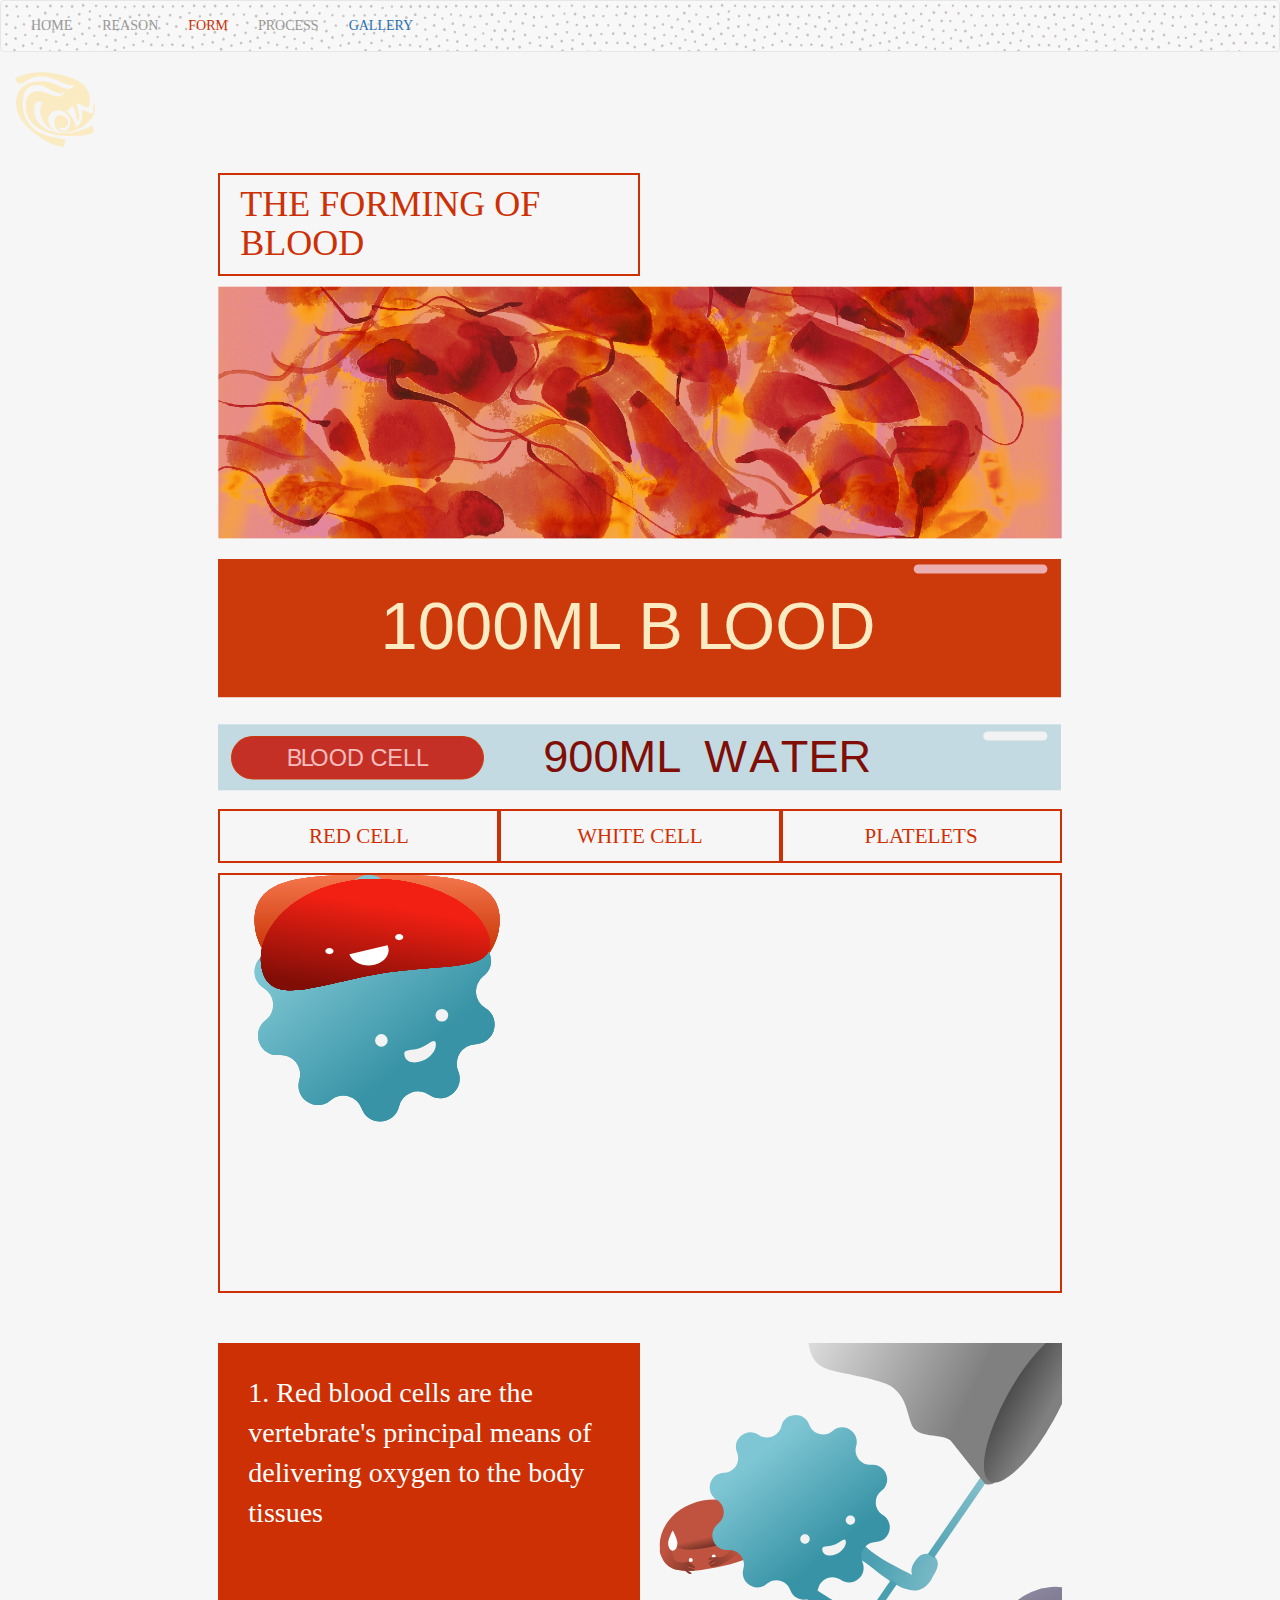
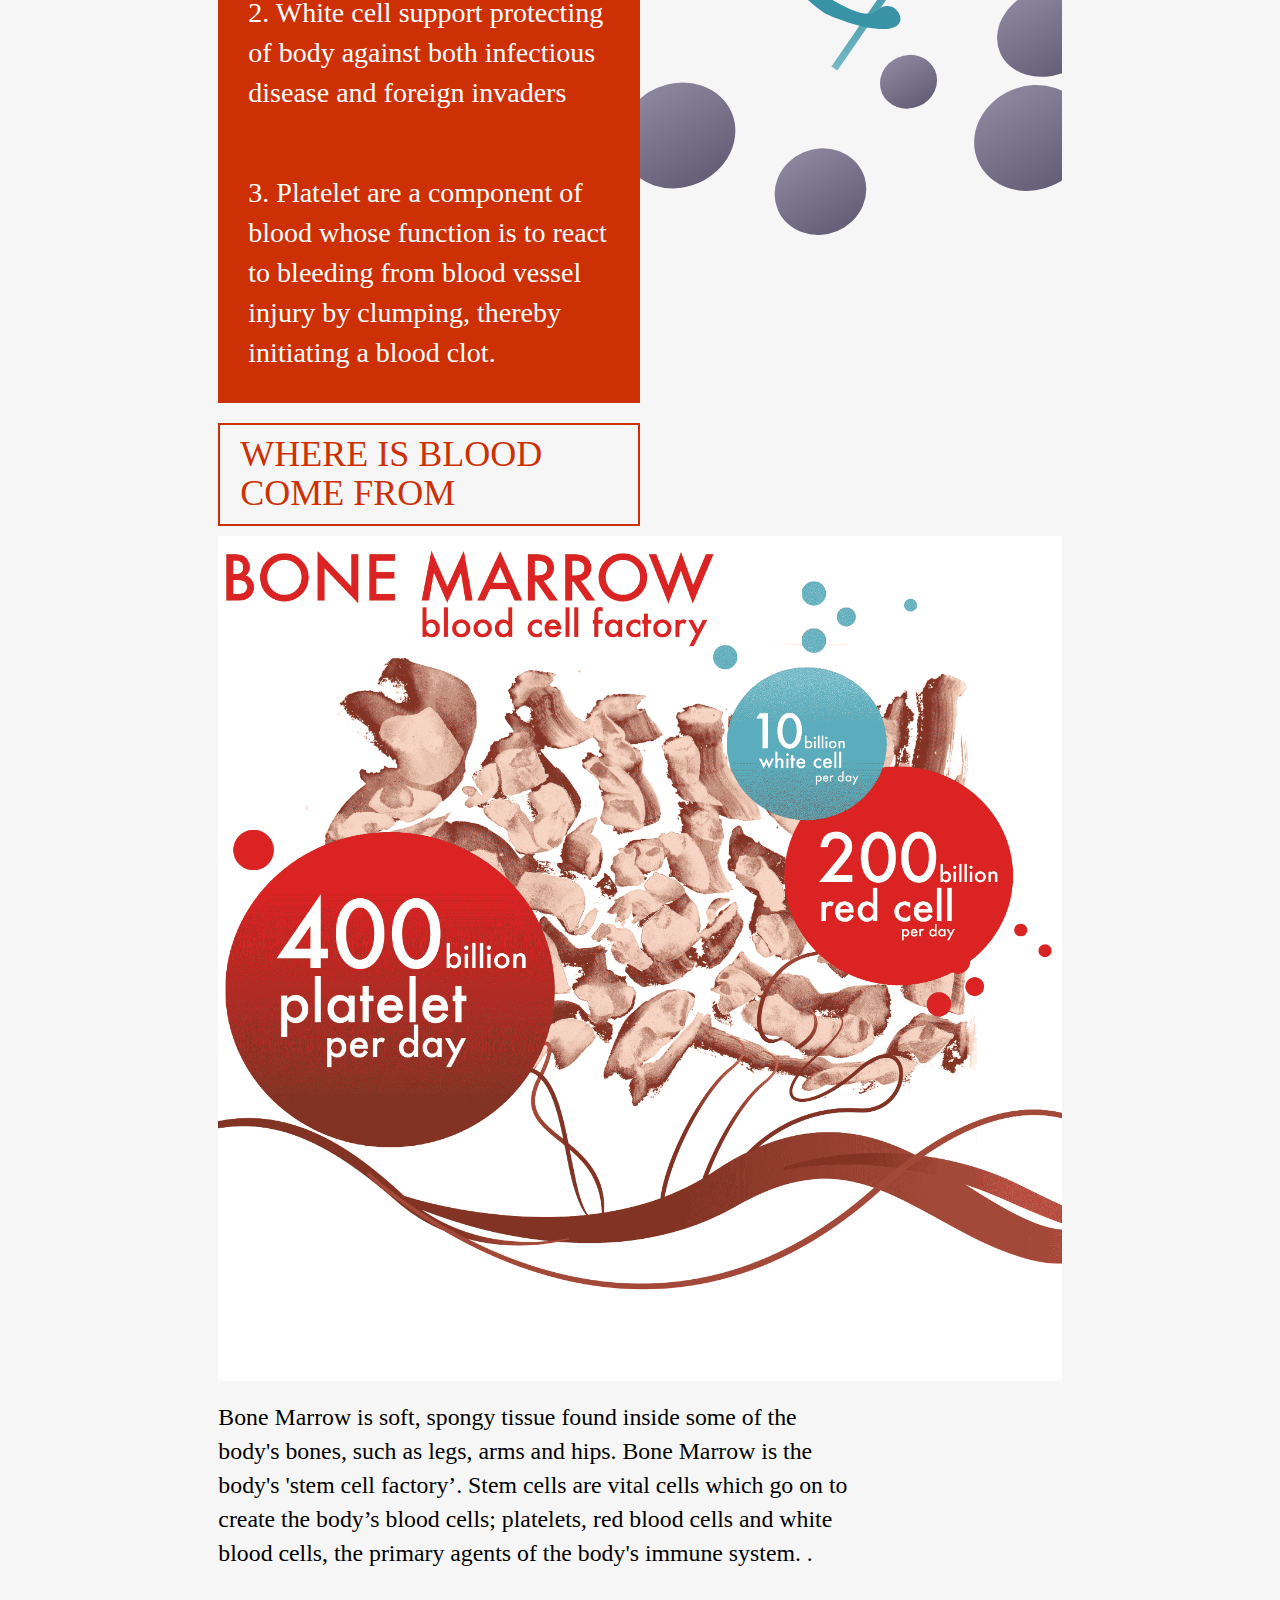
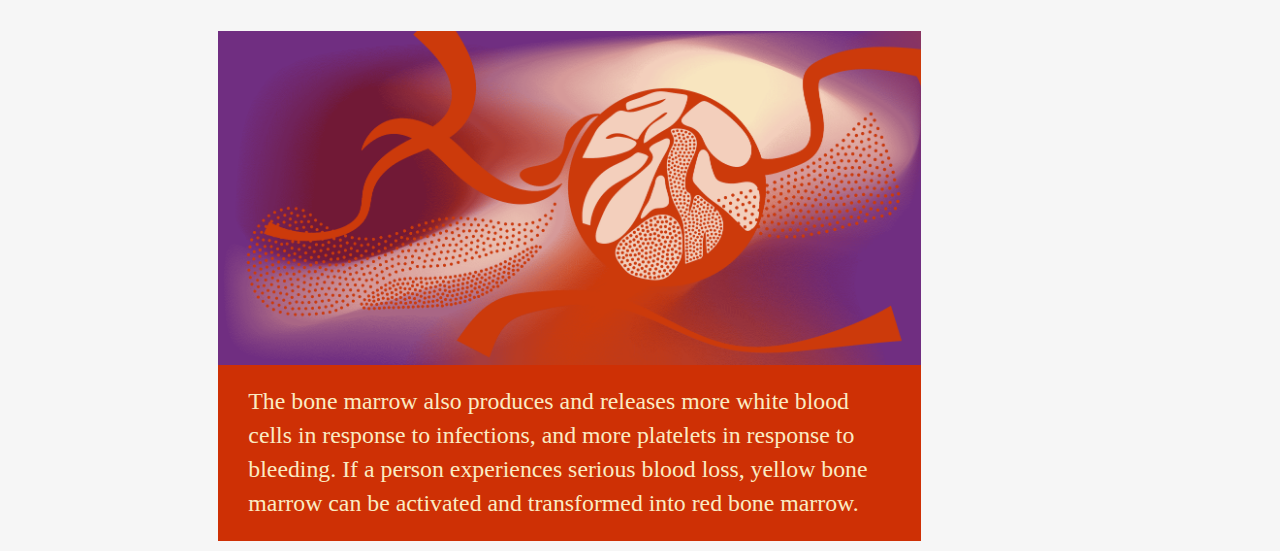
<file: page2.html>
<!DOCTYPE html>
	<html lang="en">
	<head>
		<meta charset="UTF-8">
		<title>FORM</title>
		<meta http-equiv="X-UA-Compatible" content="IE=edge">
				    <meta name="viewport" content="width=device-width, initial-scale=1，user-scalable=no"">
		<link href="css/bootstrap.css" rel="stylesheet">
		<script type="text/javascript" src="js/anime.js"></script>
		<script type="text/javascript" src="js/jquery-1.9.0.min.js"></script>
		<script type="text/javascript" src="js/jquery.typetype.js"></script>
		<script type="text/javascript" src="js/pTwo.js"></script>
		<script type="text/javascript" src="js/snap.svg-min.js"></script>
		<script type="text/javascript" src="js/jquery.easing.1.3.js"></script>
		<script src="js/bootstrap.min.js"></script>
			<link rel="stylesheet" type="text/css" href="css/pOne2.css">
			<link rel="stylesheet" type="text/css" href="css/mainFont.css">
	</head>
	<body>
		<div id="pot2"></div>
		
				<nav id="Anav" class="navbar navbar-default" role="navigation">
						    
						    <div class="navbar-header">
						        <button id="navTog" type="button" class="navbar-toggle" data-toggle="collapse"
						                data-target="#example-navbar-collapse">
						            <span class="sr-only">切换导航</span>
						            <span class="icon-bar"></span>
						            <span class="icon-bar"></span>
						            <span class="icon-bar"></span>
						        </button>
						        
						    </div>
						    <div class="collapse navbar-collapse" id="example-navbar-collapse">
						        <ul class="nav navbar-nav">
						        	<li ><a href="index.html">HOME</a></li>
						        	 <li ><a href="page1.html">REASON</a></li>
						            <li class="active1"><a href="page2.html">FORM</a></li>
						            <li><a href="page3.html">PROCESS</a></li>
						            <li>
						       			 <a href="page4.html" >GALLERY </a>
						    		</li>
						    </li>
						        </ul>
						    </div>
						    </div>
						</nav>
				<nav id="topNav" class="container-fluid">

					<div id="logo">
						
				
					</div>
					<embed  src="img/logo2.svg" width="80px" class="col-xs-pull-0 col-md-offset-0"></embed>
					
				</nav>
			
		
		<div id="cenBlock" class="container-fluid">
			<div class="row">
				<div class="col-xs-12 col-md-8 col-md-offset-2 ">
					<h1 class="col-xs-12 col-md-6">THE FORMING OF BLOOD</h1>
					<img src="img/ele6.png" class="img-responsive">
					<embed id="text2" src="img/text2.svg"></embed>
					
					<div id="bloodCell" class="col-xs-12">
						<ul id="cellNav" class="col-xs-12">
							<li class="col-xs-12 col-md-4">RED CELL</li>
							<li class="col-xs-12 col-md-4">WHITE CELL</li>
							<li class="col-xs-12 col-md-4">PLATELETS</li>
						</ul>
						<div id="picPlay" class="col-xs-12">
							<svg id="cellSvg" height="100%" width="100%" data-name="图层 1" xmlns="http://www.w3.org/2000/svg" viewBox="0 0 611 330"><defs><style>.cls-1{fill:#cc3a0b;}.cls-2{fill:#f2f2f2;}.cls-3{fill:#800E07;}</style>
								<linearGradient id="_Linear1" x1="0" y1="0" x2="1" y2="0" gradientUnits="userSpaceOnUse" gradientTransform="matrix(3.55148e-15,-58,58,3.55148e-15,124,56)"><stop offset="0" style="stop-color:rgb(204,58,11);stop-opacity:1"/><stop offset="1" style="stop-color:rgb(246,120,79);stop-opacity:1"/></linearGradient>
								<linearGradient id="_Linear2" x1="0" y1="0" x2="1" y2="0" gradientUnits="userSpaceOnUse" gradientTransform="matrix(81,99,-99,81,64,31)"><stop offset="0" style="stop-color:rgb(127,198,212);stop-opacity:1"/><stop offset="1" style="stop-color:rgb(55,147,165);stop-opacity:1"/></linearGradient>
								<linearGradient id="_Linear3" x1="0" y1="0" x2="1" y2="0" gradientUnits="userSpaceOnUse" gradientTransform="matrix(19,-91,91,19,87.9997,121)"><stop offset="0" style="stop-color:rgb(128,14,7);stop-opacity:1"/><stop offset="1" style="stop-color:rgb(242,32,19);stop-opacity:1"/></linearGradient>
								<g id="cell1">
								    <path d="M194.402,35.885C194.402,71.49 150.853,100.337 97.201,100.337C43.548,100.337 0,71.49 0,35.885C0,0.279 43.548,0.001 97.201,0.001C150.853,0.001 194.402,0.279 194.402,35.885" style="fill:url(#_Linear1);fill-rule:nonzero;"/>
								    <path d="M142.841,26.478C142.841,31.843 123.679,36.233 99.988,36.233C76.298,36.233 57.136,31.843 57.136,26.478C57.136,21.113 76.646,26.478 100.337,26.478C124.028,26.478 142.841,21.113 142.841,26.478" style="fill:rgb(242,242,242);fill-rule:nonzero;"/>
								</g>

								<g id="cell2">
									<g>
									<path style="fill:url(#_Linear2);fill-rule:nonzero;"  d="M138.4,174.4h0a15.4,15.4,0,0,0-23.8,9.2h0c-3.5,15-24.4,16.1-29.6,1.6h0a15.4,15.4,0,0,0-24.6-6.5h0c-11.7,10-29.2-1.3-24.9-16.1h0a15.4,15.4,0,0,0-16.1-19.8h0C4.2,144.1-3.4,124.6,8.8,115.2h0A15.4,15.4,0,0,0,7.4,89.8h0C-5.7,81.8-.3,61.6,15,61.1h0A15.4,15.4,0,0,0,28.9,39.7h0c-5.9-14.2,10.3-27.4,23-18.7h0a15.4,15.4,0,0,0,23.8-9.2h0c3.5-15,24.4-16.1,29.6-1.6h0a15.4,15.4,0,0,0,24.6,6.5h0c11.7-10,29.2,1.3,24.9,16.1h0a15.4,15.4,0,0,0,16.1,19.8h0c15.3-1.3,22.9,18.2,10.7,27.6h0a15.4,15.4,0,0,0,1.4,25.4h0c13.2,8,7.8,28.2-7.6,28.6h0a15.4,15.4,0,0,0-13.8,21.4h0C167.3,169.9,151.1,183.1,138.4,174.4Z"/><path class="cls-2" d="M143.8,133.6c.7,5.2-4.3,11.5-11.2,14s-13,.4-13.7-4.9,5.6-2.9,12.4-5.5S143.1,128.4,143.8,133.6Z"/><circle class="cls-2" cx="100.6" cy="131.2" r="5"/><circle class="cls-2" cx="148.6" cy="111.2" r="5"/></g>
								</g>
								<g id="cell3" transform="matrix(1,0,0,0.759434,5.00028,3.17481)">
								            <path d="M180.734,59.63C188.499,97.452 147.894,87.856 98.344,98.028C48.794,108.201 9.062,134.29 1.297,96.467C-6.467,58.645 21.126,12.176 70.676,2.004C120.226,-8.168 172.969,21.808 180.734,59.63" style="fill:url(#_Linear3);fill-rule:nonzero;"/>
								            <path d="M57.656,75.243C57.656,77.041 56.199,78.498 54.401,78.498C52.603,78.498 51.146,77.041 51.146,75.243C51.146,73.445 52.603,71.988 54.401,71.988C56.199,71.988 57.656,73.445 57.656,75.243" style="fill:white;fill-rule:nonzero;"/>
								            <path d="M112.992,60.595C112.992,62.393 111.535,63.85 109.737,63.85C107.939,63.85 106.482,62.393 106.482,60.595C106.482,58.797 107.939,57.34 109.737,57.34C111.535,57.34 112.992,58.797 112.992,60.595" style="fill:white;fill-rule:nonzero;"/>
								            <path d="M70.235,78.533C70.286,78.723 70.321,78.913 70.379,79.103C72.944,87.47 81.806,92.174 90.173,89.609C98.541,87.044 103.244,78.182 100.679,69.814C100.621,69.625 100.544,69.448 100.478,69.262L70.235,78.533Z" style="fill:white;fill-rule:nonzero;"/>
								        </g>
							</defs>
							<title>cell</title>
								
							</svg>
						</div>
						
						<div id="cellInfo" class="col-xs-12 ">
							<div id="cellLeft" class="col-xs-12 col-md-6">
								<p id="cp1" class="col-xs-12 cp">1. Red blood cells are the vertebrate's principal means of delivering oxygen to the body tissues
								</p>
								<p id="cp2" class="col-xs-12 cp">
								2. White cell support protecting of body against both infectious disease and foreign invaders
								</p>
								<p id="cp3" class="col-xs-12 cp">
								3. Platelet are a component of blood whose function is to react to bleeding from blood vessel injury by clumping, thereby initiating a blood clot.
								</p>
							</div>
							
							<div id="picPlay2" class="col-xs-12 col-md-6 col-md-offset-1">
								
								<img src="img/cell5.svg" class="img-responsive">
							</div>
						</div>
					</div>
				</div>

			</div>
			<div class="row">
				<div id="bone" class="col-xs-12 col-md-8 col-md-offset-2">
					<h1 class="col-xs-12 col-md-6">WHERE IS BLOOD COME FROM</h1>
						<img src="img/dra4+.png" class="img-responsive">
					<p id="tTop" class="col-xs-12 col-md-9">
						
					Bone Marrow is soft, spongy tissue found inside some of the body's bones, such as legs, arms and hips. Bone Marrow is the body's 'stem cell factory’. Stem cells are vital cells which go on to create the body’s blood cells; platelets, red blood cells and white blood cells, the primary agents of the body's immune system.  .</p>
					<img src="img/ele14+.png" class="col-xs-12 col-md-10 img-responsive">
					<p id="tBottom" class="col-xs-12 col-md-10">

The bone marrow also produces and releases more white blood cells in response to infections, and more platelets in response to bleeding. If a person experiences serious blood loss, yellow bone marrow can be activated and transformed into red bone marrow.</p>
				
				</div>
				
			</div>
		</div>	

		
		
	</body>
	</html>
</file>
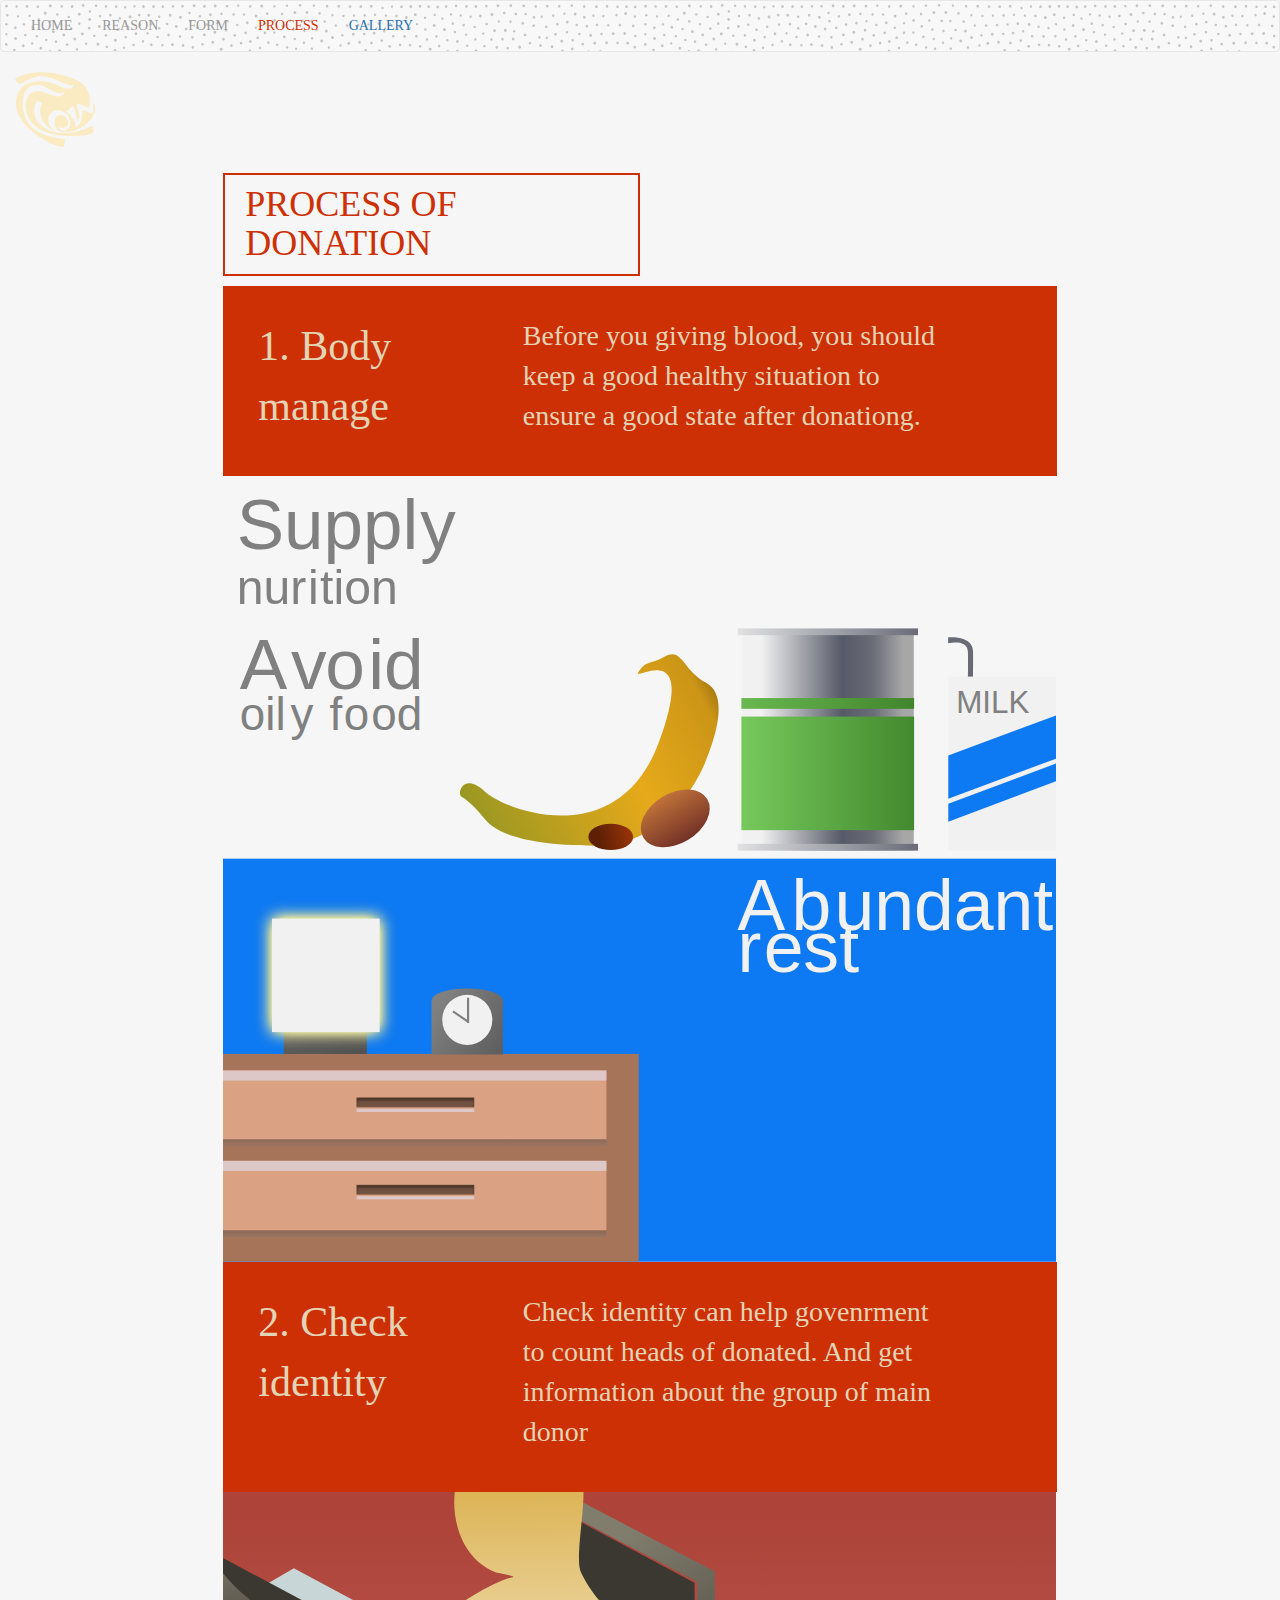
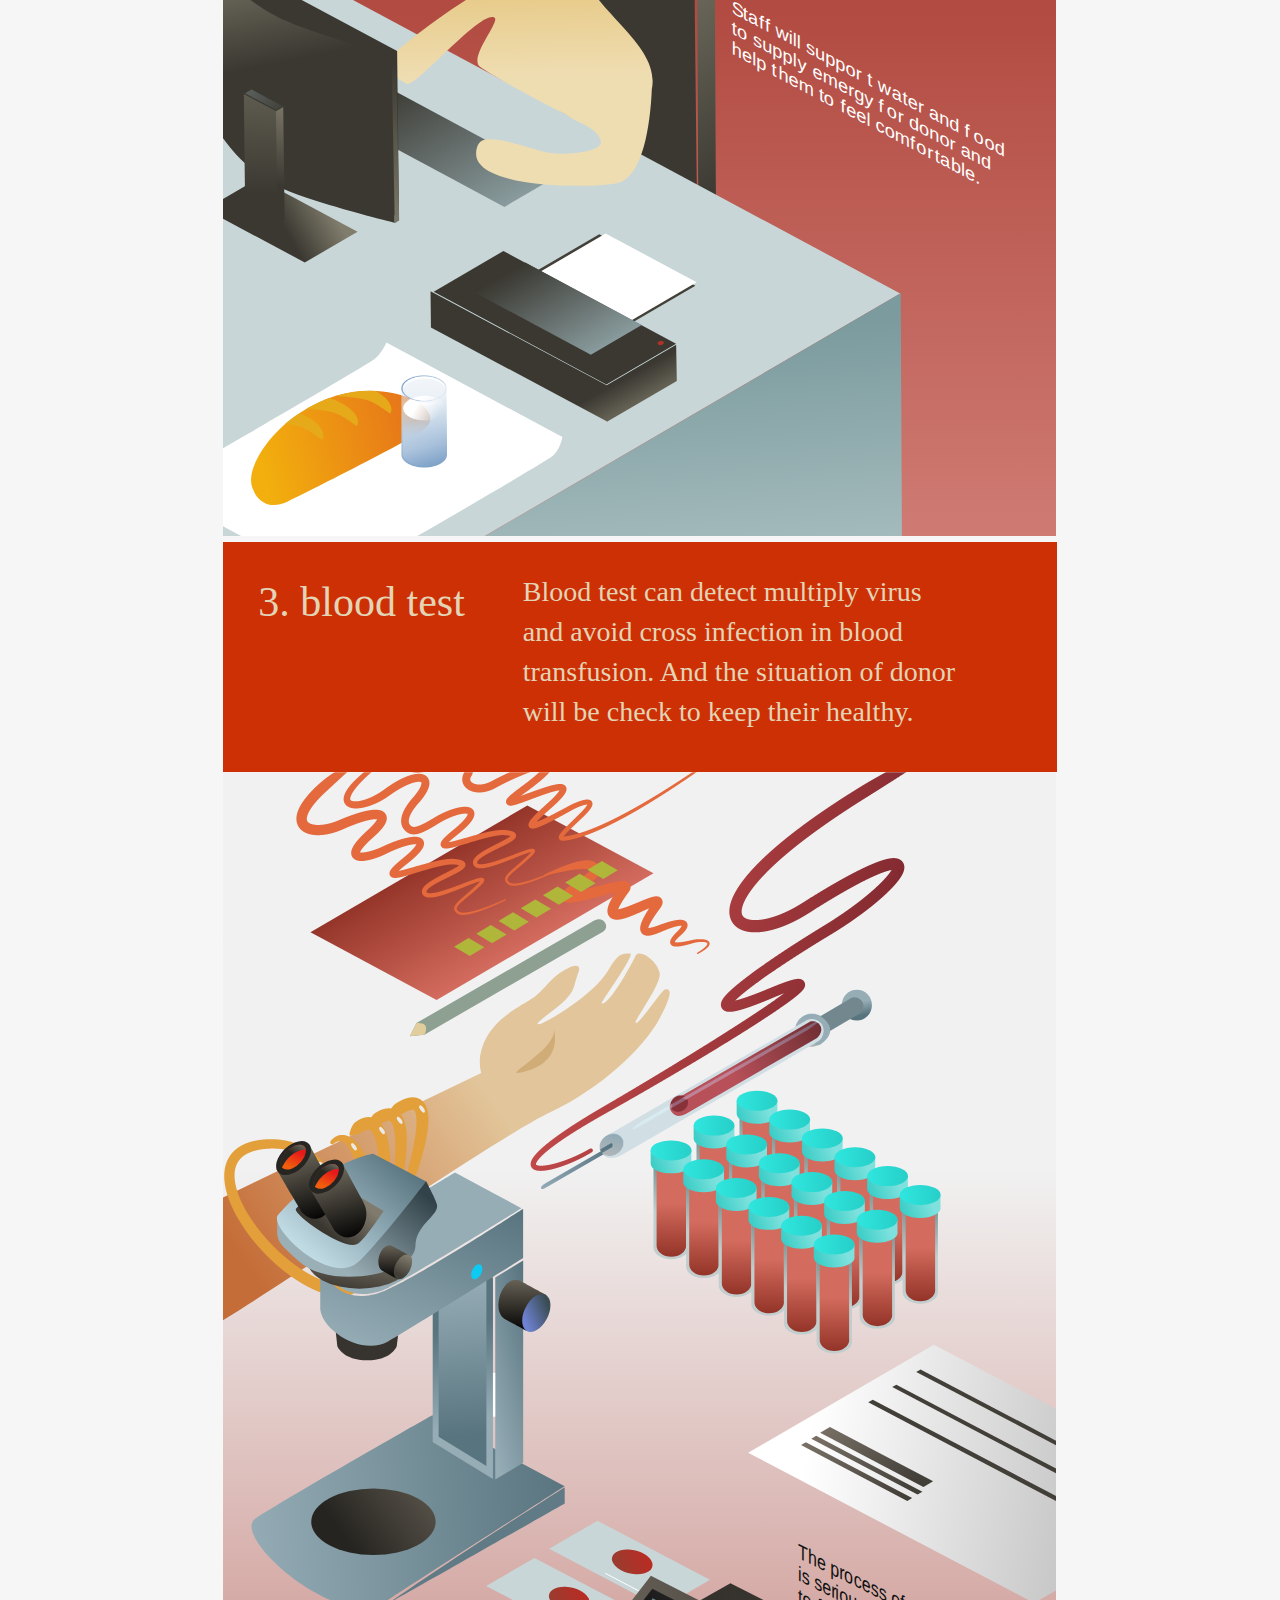
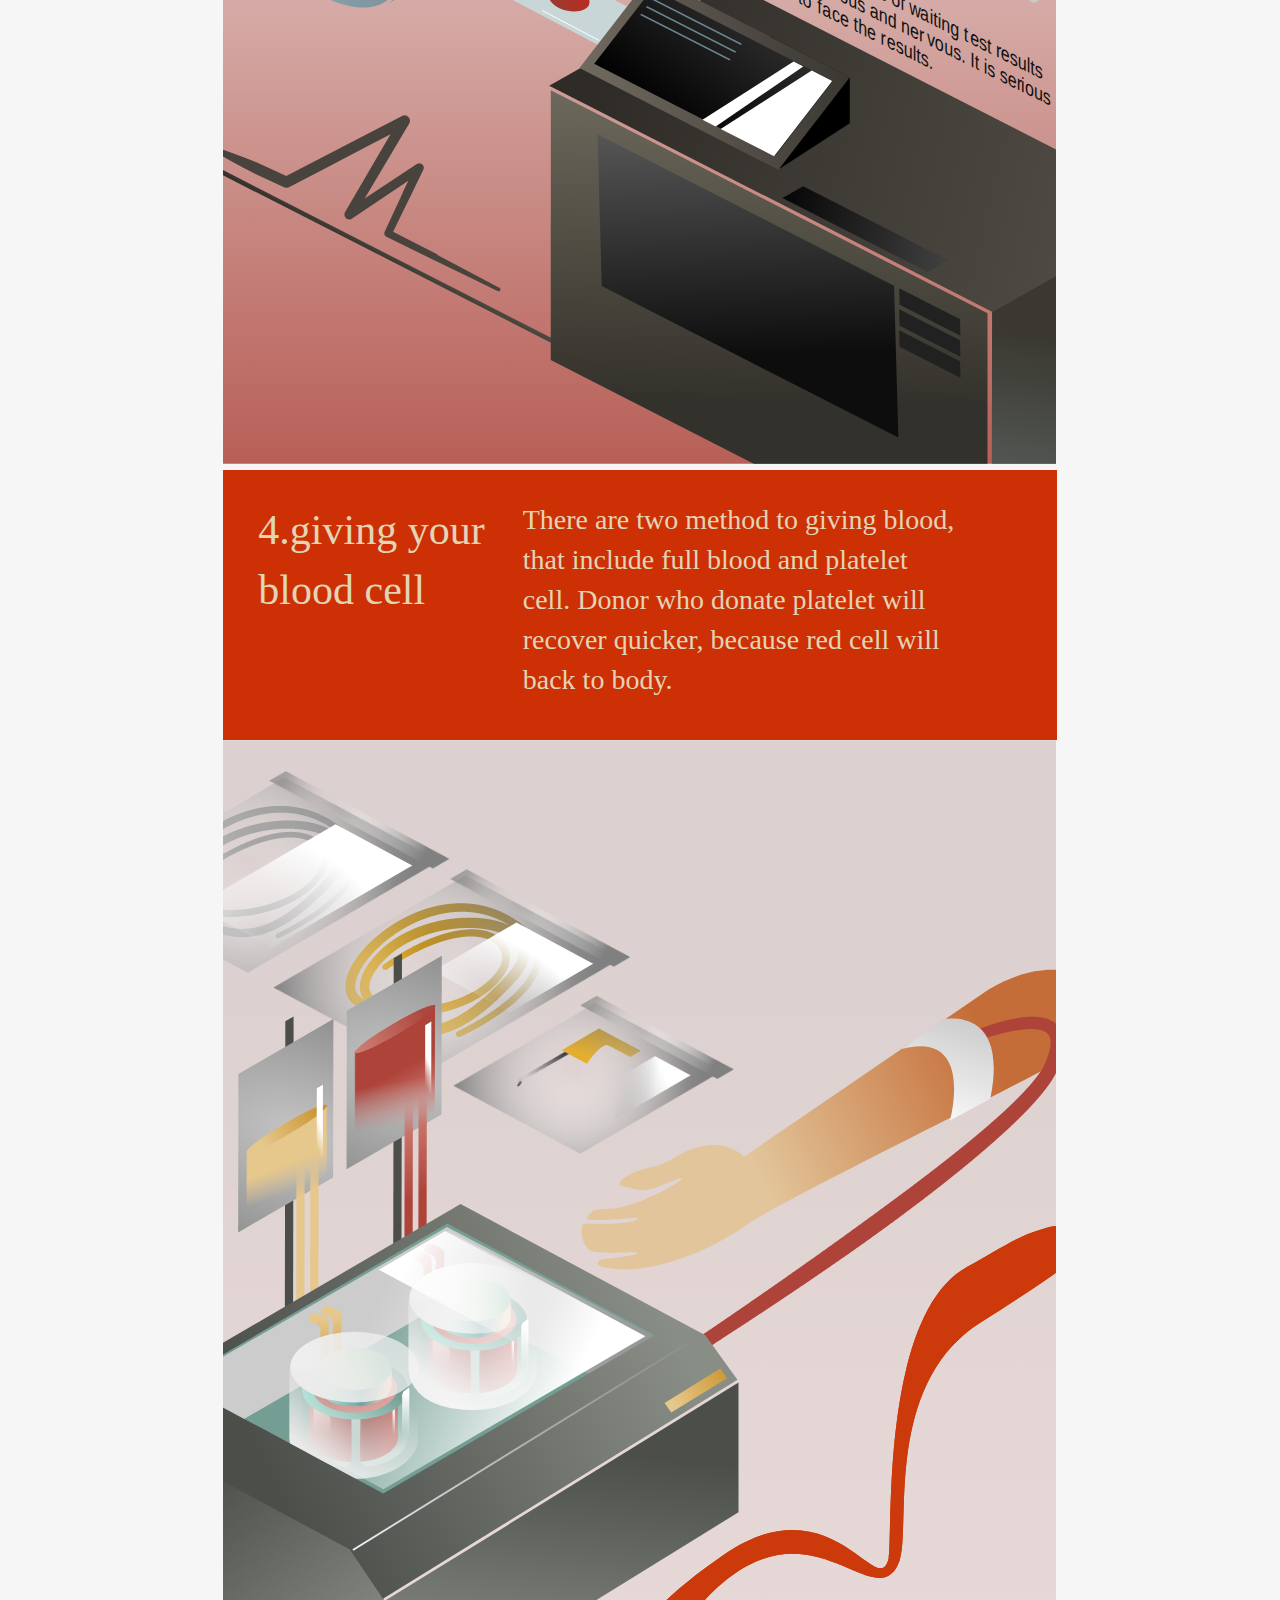
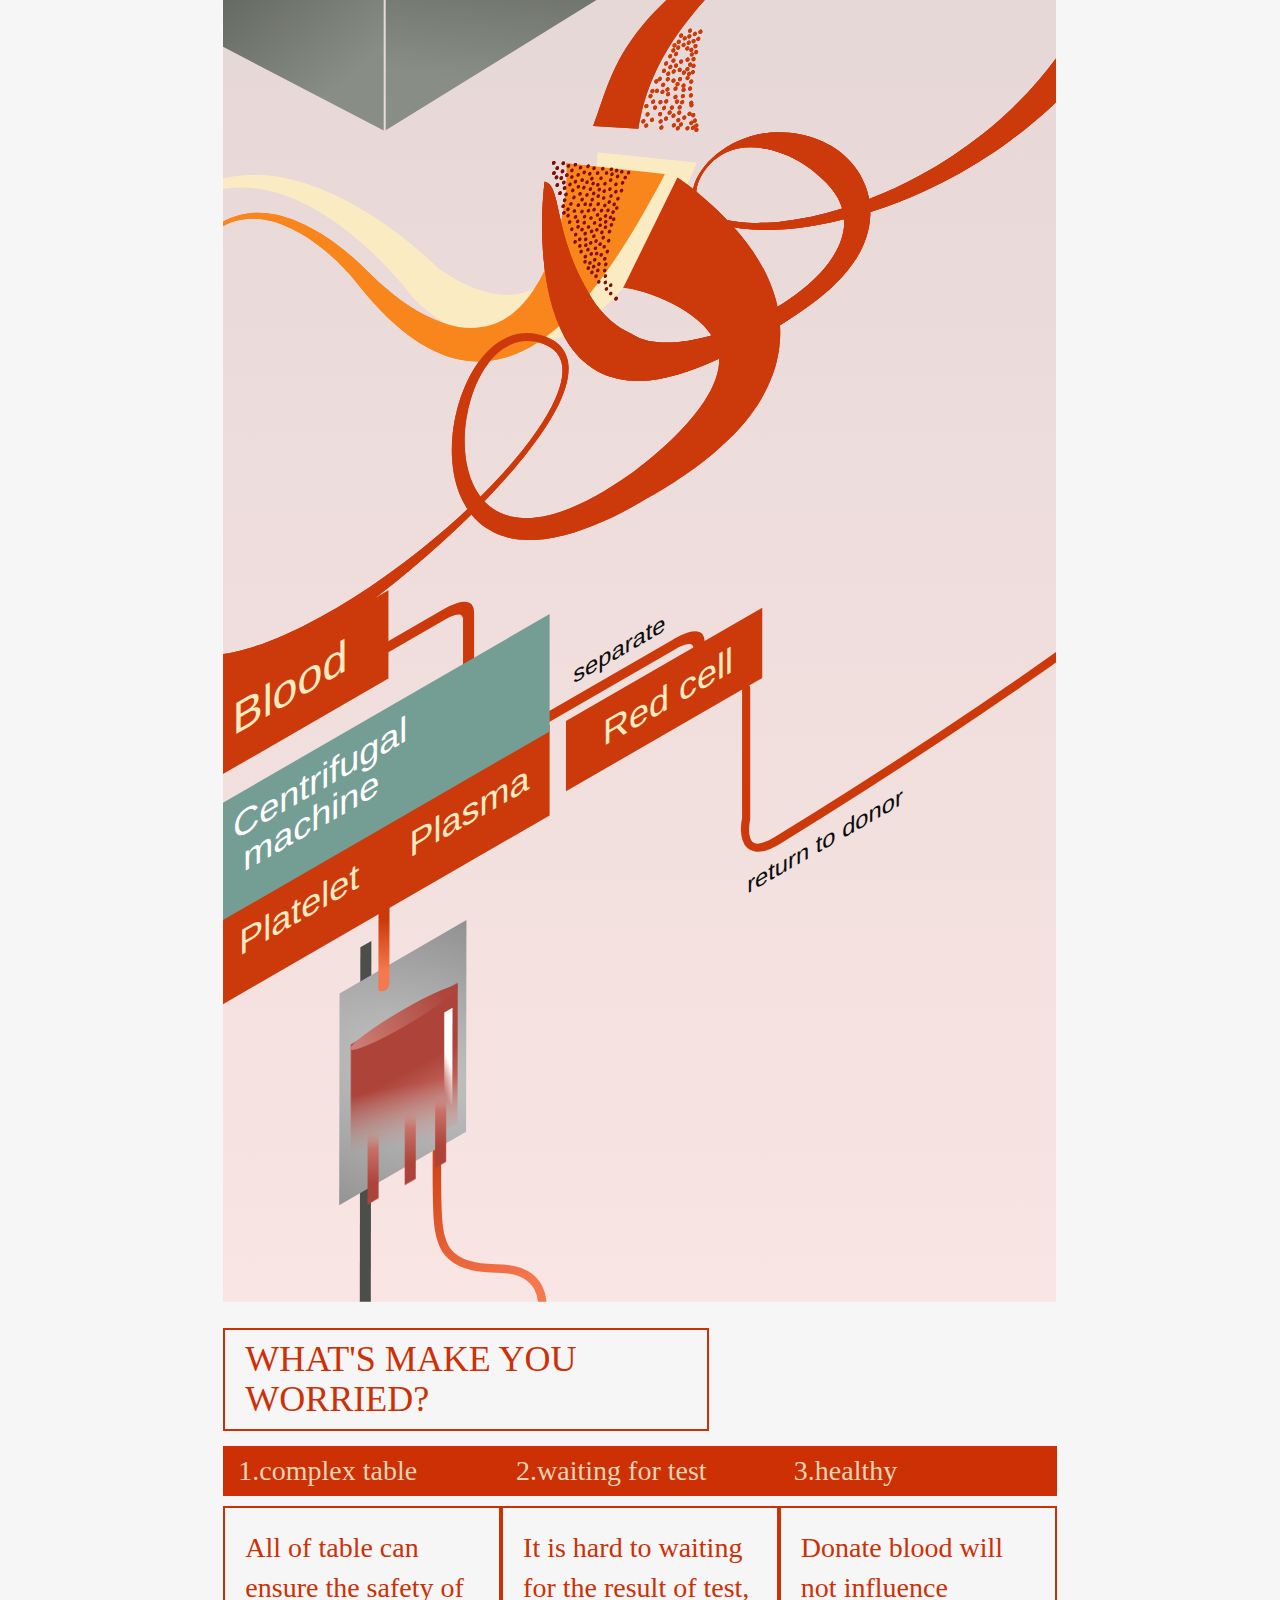
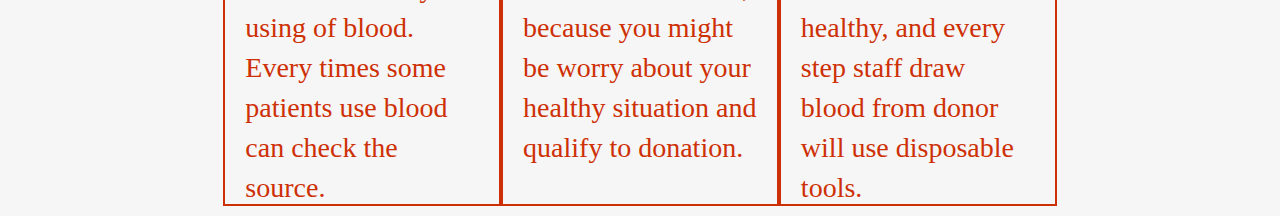
<file: page3.html>
<!DOCTYPE html>
	<html lang="en">
	<head>
		<meta charset="UTF-8">
		<title>PROCESS</title>
		<meta http-equiv="X-UA-Compatible" content="IE=edge">
		<meta name="viewport" content="width=device-width, initial-scale=1">
		<link href="css/bootstrap.css" rel="stylesheet">
		<script type="text/javascript" src="js/anime.js"></script>
		<script type="text/javascript" src="js/jquery-1.9.0.min.js"></script>
		<script type="text/javascript" src="js/jquery.typetype.js"></script>
		<script type="text/javascript" src="js/pThree.js"></script>
		<script type="text/javascript" src="js/snap.svg-min.js"></script>
		<script type="text/javascript" src="js/jquery.easing.1.3.js"></script>
		<script src="js/bootstrap.min.js"></script>
			<link rel="stylesheet" type="text/css" href="css/pThree.css">
			<link rel="stylesheet" type="text/css" href="css/mainFont.css">
	</head>
	<body>
		<div id="pot2"></div>
		<nav id="Anav" class="navbar navbar-default" role="navigation">
				    
				    <div class="navbar-header">
				        <button id="navTog" type="button" class="navbar-toggle" data-toggle="collapse"
				                data-target="#example-navbar-collapse">
				            <span class="sr-only">切换导航</span>
				            <span class="icon-bar"></span>
				            <span class="icon-bar"></span>
				            <span class="icon-bar"></span>
				        </button>
				        
				    </div>
				    <div class="collapse navbar-collapse" id="example-navbar-collapse">
				        <ul class="nav navbar-nav">
				        	<li ><a href="index.html">HOME</a></li>
				        	 <li ><a href="page1.html">REASON</a></li>
						            <li><a href="page2.html">FORM</a></li>
						            <li  class="active1"><a href="page3.html">PROCESS</a></li>
						            <li>
						       			 <a href="page4.html" >GALLERY </a>
						    		</li>
						    </li>
				        </ul>
				    </div>
				    </div>
				</nav>
		<nav id="topNav" class="container-fluid">

			<div id="logo">
				
		
			</div>
			<embed  src="img/logo2.svg" width="80px" class="col-xs-pull-0 col-md-offset-0"></embed>
			
		</nav>
		<div  class="container-fluid">
			<div id="cen1" class="row">
				<div id="A1" class="col-xs-12 col-md-8 col-md-offset-2">
					<h1 class="col-xs-12 col-md-6">PROCESS OF DONATION</h1>
						<div class="col-xs-12">
							<div id="prepare">
								<div class="proStep col-xs-12">
									<p class="col-xs-12 col-md-4 pH">1. Body manage</p>
									<p class="col-xs-12 col-md-7">Before you giving blood, you should keep a good healthy situation to ensure a good state after donationg.</p>
								</div>
								<embed id="ill7" src="img/li8.svg"  class="col-xs-12 col-md-12"></embed>
							</div>
						
							<div id="process">
								<div class="proStep col-xs-12">
									<p class="col-xs-12 col-md-4 pH">2. Check identity</p>
									<p class="col-xs-12 col-md-7">Check identity can help govenrment to count heads of donated. And get information about the group of main donor </p>
								</div>
								<embed id="ill7" src="img/li7.svg" ></embed>
							</div>
							<div id="draw">
								<div class="proStep col-xs-12">
									<p class="col-xs-12 col-md-4 pH">3. blood test</p>
									<p class="col-xs-12 col-md-7">Blood test can detect multiply virus and avoid cross infection in blood transfusion. And the situation of donor will be check to keep their healthy.</p>
								</div>
								<embed id="ill5" src="img/ill5.svg" ></embed>
							</div>
							<div id="spe">
								<div class="proStep col-xs-12">
									<p class="col-xs-12 col-md-4 pH">4.giving your blood cell</p>
									<p class="col-xs-12 col-md-7">There are two method to giving blood, that include full blood and platelet cell. Donor who donate platelet will recover quicker, because red cell will back to body.</p>
								</div>
								<embed id="ill8" src="img/ill8.svg" ></embed>
							</div>
							

						</div>
					
				</div>
				<div id="A2" class="col-xs-12 col-md-8 col-md-offset-2">
					<h1 class="col-xs-12 col-md-7">WHAT'S MAKE YOU WORRIED?</h1>
					<div class="col-xs-12">
						
						<div class="col-xs-12 col-md-4 proStep2">
							<!-- <img src="img/ele15.png" class="img-responsive col-xs-12 col-md-7"> -->
							<p class="pH2 col-xs-12 ">1.complex table</p>
							<p class="pB col-xs-12 ">All of table can ensure the safety of using of blood. Every times some patients use blood can check the source.</p>
						</div>
						<div class="col-xs-12 col-md-4 proStep2">
							<p class="pH2 col-xs-12 ">2.waiting for test</p>
							<p class="pB col-xs-12 ">It is hard to waiting for the result of test, because you might be worry about your healthy situation and qualify to donation.</p>
						</div>
						<div class="col-xs-12 col-md-4 proStep2">
							<p class="pH2 col-xs-12 ">3.healthy</p>
							<p class="pB col-xs-12 ">Donate blood will not influence healthy, and every step staff draw blood from donor will use disposable tools.</p>
						</div>
					</div>
					<!-- <img src="img/dra7.png" class="col-xs-12 img-responsive"> -->
				</div>	<!-- A2 -->

				</div>
			</div>
		</div>
		
		

		
		
	</body>
	</html>
</file>
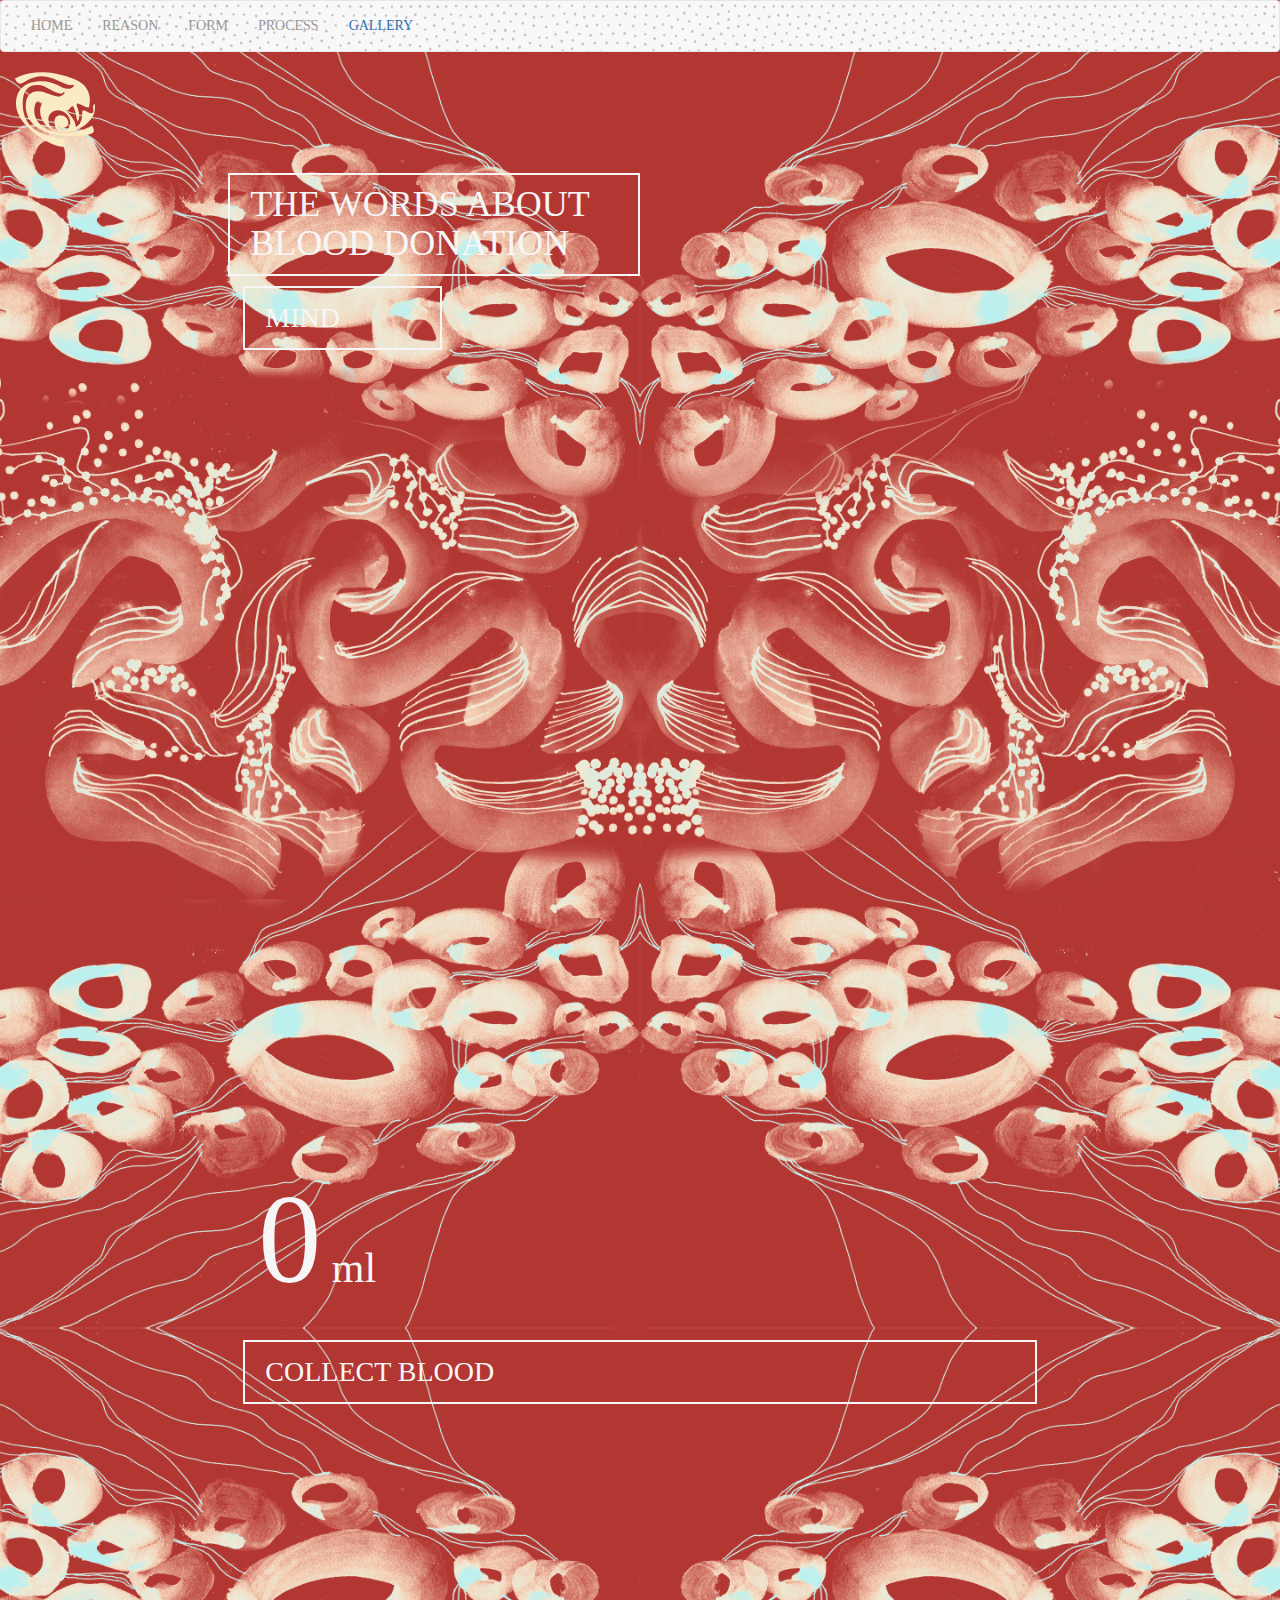
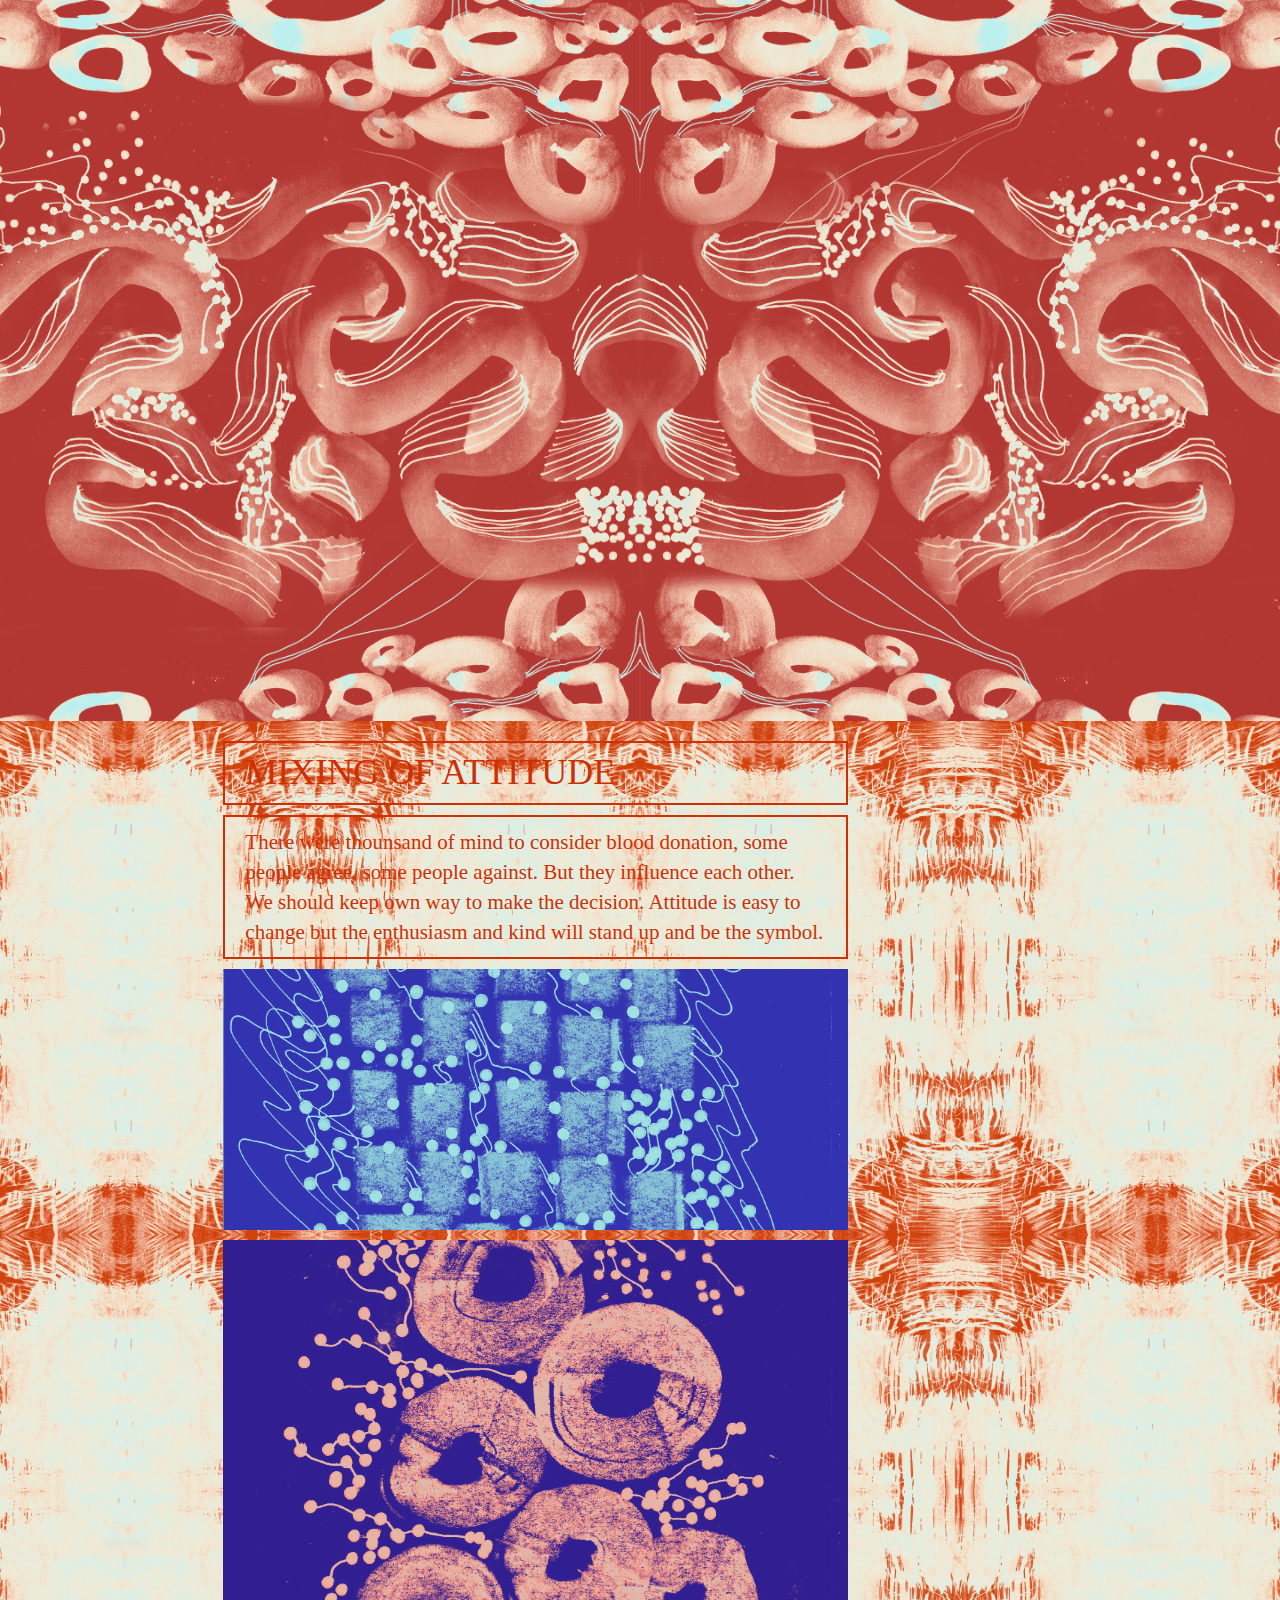
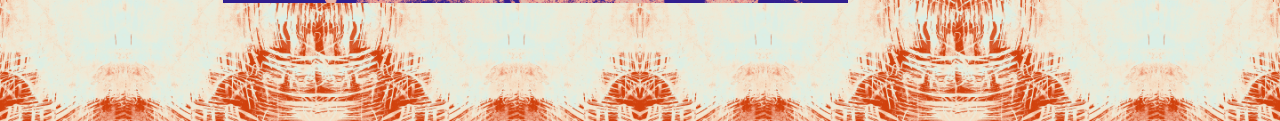
<file: page4.html>
<!DOCTYPE html>
	<html lang="en">
	<head>
		<meta charset="UTF-8">
		<title>Document</title>
		 <meta http-equiv="X-UA-Compatible" content="IE=edge">
		   <meta name="viewport" content="width=device-width, initial-scale=1">
		<link href="css/bootstrap.css" rel="stylesheet">
		<script type="text/javascript" src="js/anime.js"></script>
		<script type="text/javascript" src="js/jquery-1.9.0.min.js"></script>
		<script type="text/javascript" src="js/jquery.typetype.js"></script>
		<script type="text/javascript" src="js/gallery.js"></script>
		<script type="text/javascript" src="js/snap.svg-min.js"></script>
		<script type="text/javascript" src="js/jquery.easing.1.3.js"></script>
		<script src="js/bootstrap.min.js"></script>
			<link rel="stylesheet" type="text/css" href="css/gallery.css">
			<link rel="stylesheet" type="text/css" href="css/mainFont.css">
	</head>
	<body>
		<nav id="Anav" class="navbar navbar-default" role="navigation">
				    
				    <div class="navbar-header">
				        <button id="navTog" type="button" class="navbar-toggle" data-toggle="collapse"
				                data-target="#example-navbar-collapse">
				            <span class="sr-only">切换导航</span>
				            <span class="icon-bar"></span>
				            <span class="icon-bar"></span>
				            <span class="icon-bar"></span>
				        </button>
				        
				    </div>
				    <div class="collapse navbar-collapse" id="example-navbar-collapse">
				        <ul class="nav navbar-nav">
				        	<li ><a href="index.html">HOME</a></li>
				        	<li ><a href="page1.html">REASON</a></li>
						            <li><a href="page2.html">FORM</a></li>
						            <li ><a href="page3.html">PROCESS</a></li>
						            <li class="active1">
						       			 <a href="page4.html" >GALLERY </a>
						    		</li>
						    </li>
				        </ul>
				    </div>
				    </div>
				</nav>
		<nav id="topNav" class="container-fluid">

			<div id="logo">
				
		
			</div>
			<embed  src="img/logo2.svg" width="80px" class="col-xs-pull-0 col-md-offset-0"></embed>
			
		</nav>
		
		<div class="container-fluid">
			<div class="row">
				<div class="col-xs-12 col-md-8 col-md-offset-2" id="cenBlock">
					<h1 class="col-xs-12 col-md-6">THE WORDS ABOUT BLOOD DONATION</h1>
					<div class="col-xs-12 cenContent">
						<a href="#" id="textButton"  class="col-xs-12 col-md-3 buttonA">
						MIND</a>
						
						<div  id="textArea" class="bgShow col-xs-12"></div>	
						<p id="count" class="col-xs-12"><span id="span1">0</span>
						ml</p>
						<a href="#" id="cellMaker"  class="buttonA col-xs-12 ">
						COLLECT BLOOD</a>
					</div>
				</div>
			</div>
			<div class="row">
				<div class="col-xs-12">
					<svg id="svg1" width="100%" height="100%" viewBox="0 500 1440 1050" version="1.1" xmlns="http://www.w3.org/2000/svg" xmlns:xlink="http://www.w3.org/1999/xlink" xml:space="preserve" style="fill-rule:evenodd;clip-rule:evenodd;stroke-linecap:round;stroke-linejoin:round;stroke-miterlimit:1.5;">
						
						
					    <g id="H1" transform="matrix(1,0,0,0.611111,0,0)">
					        <rect x="0" y="0" width="1440" height="900" style="fill:none;"/>
					        <clipPath id="_clip1">
					            <rect x="0" y="0" width="1440" height="900"/>
					        </clipPath>
					        <g clip-path="url(#_clip1)">
					           
					            <g transform="matrix(1,0,0,1.63636,0,-695.455)">
					                <path d="M716,425C716,425 676.145,602.394 461,617C245.855,631.606 163.21,743.087 107,851C63.945,933.657 34.359,1088.61 -128,908" style="fill:none;stroke:black;stroke-width:1px;"/>
					            </g>
					            <g transform="matrix(1,0,0,1.63636,0,-695.455)">
					                <path d="M733,426C733,426 594.733,767.656 371,706C147.267,644.344 86.988,1101.77 -107,903" style="fill:none;stroke:black;stroke-width:1px;"/>
					            </g>
					            <g transform="matrix(1,0,0,1.63636,0,-695.455)">
					                <path d="M746,427C746,427 601.066,750.571 375,865C148.934,979.429 88.196,1277.18 79,1309" style="fill:none;stroke:black;stroke-width:1px;"/>
					            </g>
					            <g transform="matrix(1,0,0,1.63636,0,-695.455)">
					                <path d="M766,429C766,429 766.386,525.188 912,598C1057.61,670.812 1213.52,829.029 1218,889C1222.48,948.971 1428.99,1224.38 1526,953" style="fill:none;stroke:black;stroke-width:1px;"/>
					            </g>
					            <g transform="matrix(1,0,0,1.63636,0,-695.455)">
					                <path d="M757,434C757,434 783.501,591.644 1049,731C1314.5,870.356 1159.61,1341.94 716,1345" style="fill:none;stroke:black;stroke-width:1px;"/>
					            </g>
					            <g transform="matrix(1,0,0,1.63636,0,-695.455)">
					                <path d="M731,409C731,409 669.739,556.722 813,657C956.261,757.278 1204.45,927.785 1065,1084C925.55,1240.21 1265.57,1394.66 1610,1207" style="fill:none;stroke:black;stroke-width:1px;"/>
					            </g>
					            <g transform="matrix(1,0,0,1.63636,0,-695.455)">
					                <path d="M755,464C755,464 898.841,825.761 665,865C431.159,904.239 206.614,1208.12 333,1357" style="fill:none;stroke:black;stroke-width:1px;"/>
					            </g>
					            <g transform="matrix(1,0,0,1.63636,0,-695.455)">
					                <path d="M705,414C705,414 506.95,805.136 705,1069C903.05,1332.86 450.044,1318.26 368,1361" style="fill:none;stroke:black;stroke-width:1px;"/>
					            </g>
					            <g transform="matrix(1,0,0,1.63636,0,-695.455)">
					                <path d="M744,466C744,466 877.356,875.011 1277,689C1676.64,502.989 1600,762 1600,762" style="fill:none;stroke:black;stroke-width:1px;"/>
					            </g>
					            <g transform="matrix(1,0,0,1.63636,0,-695.455)">
					                <path d="M746,512C746,512 838.724,670.285 408,774C-22.724,877.715 143.856,1290.76 164,1343" style="fill:none;stroke:black;stroke-width:1px;"/>
					            </g>
					            <g transform="matrix(1,0,0,1.63636,0,-695.455)">
					                <path d="M722,387C722,387 465.466,826.355 42,808C-381.466,789.645 -150,966 -150,966" style="fill:none;stroke:black;stroke-width:1px;"/>
					            </g>
					            <g transform="matrix(1,0,0,1.63636,0,-695.455)">
					                <path d="M778,414C778,414 783.192,636.394 1149,608C1514.81,579.606 1498,764 1498,764" style="fill:none;stroke:black;stroke-width:1px;"/>
					            </g>
					            <g transform="matrix(1,0,0,1.63636,0,-695.455)">
					                <path d="M731,493C731,493 833.583,806.433 1251,778C1668.42,749.567 1534,991 1534,991" style="fill:none;stroke:black;stroke-width:1px;"/>
					            </g>
					        </g>
					    </g>
					</svg>
				</div>
			</div>
			<div class="row" id="row3">
				<div class="col-xs-12">
					<h1 class="col-xs-12 col-md-6 col-md-offset-2">MIXING OF ATTITUDE</h1>
					<p class="col-xs-12 col-md-6 col-md-offset-2">
						There were thounsand of mind to consider blood donation, some people agree, some people against. But they influence each other.
						We should keep own way to make the decision. Attitude is easy to change but the enthusiasm and kind will stand up and be the symbol.
					</p>
					<img src="img/dra10.png" class="col-xs-12 col-md-6 col-md-offset-2">
					<img src="img/dra11.png" class="col-xs-12 col-md-6 col-md-offset-2">
					
				</div>
				
									
			</div>
			
		</div>		

		
		
	</body>
	</html>
</file>
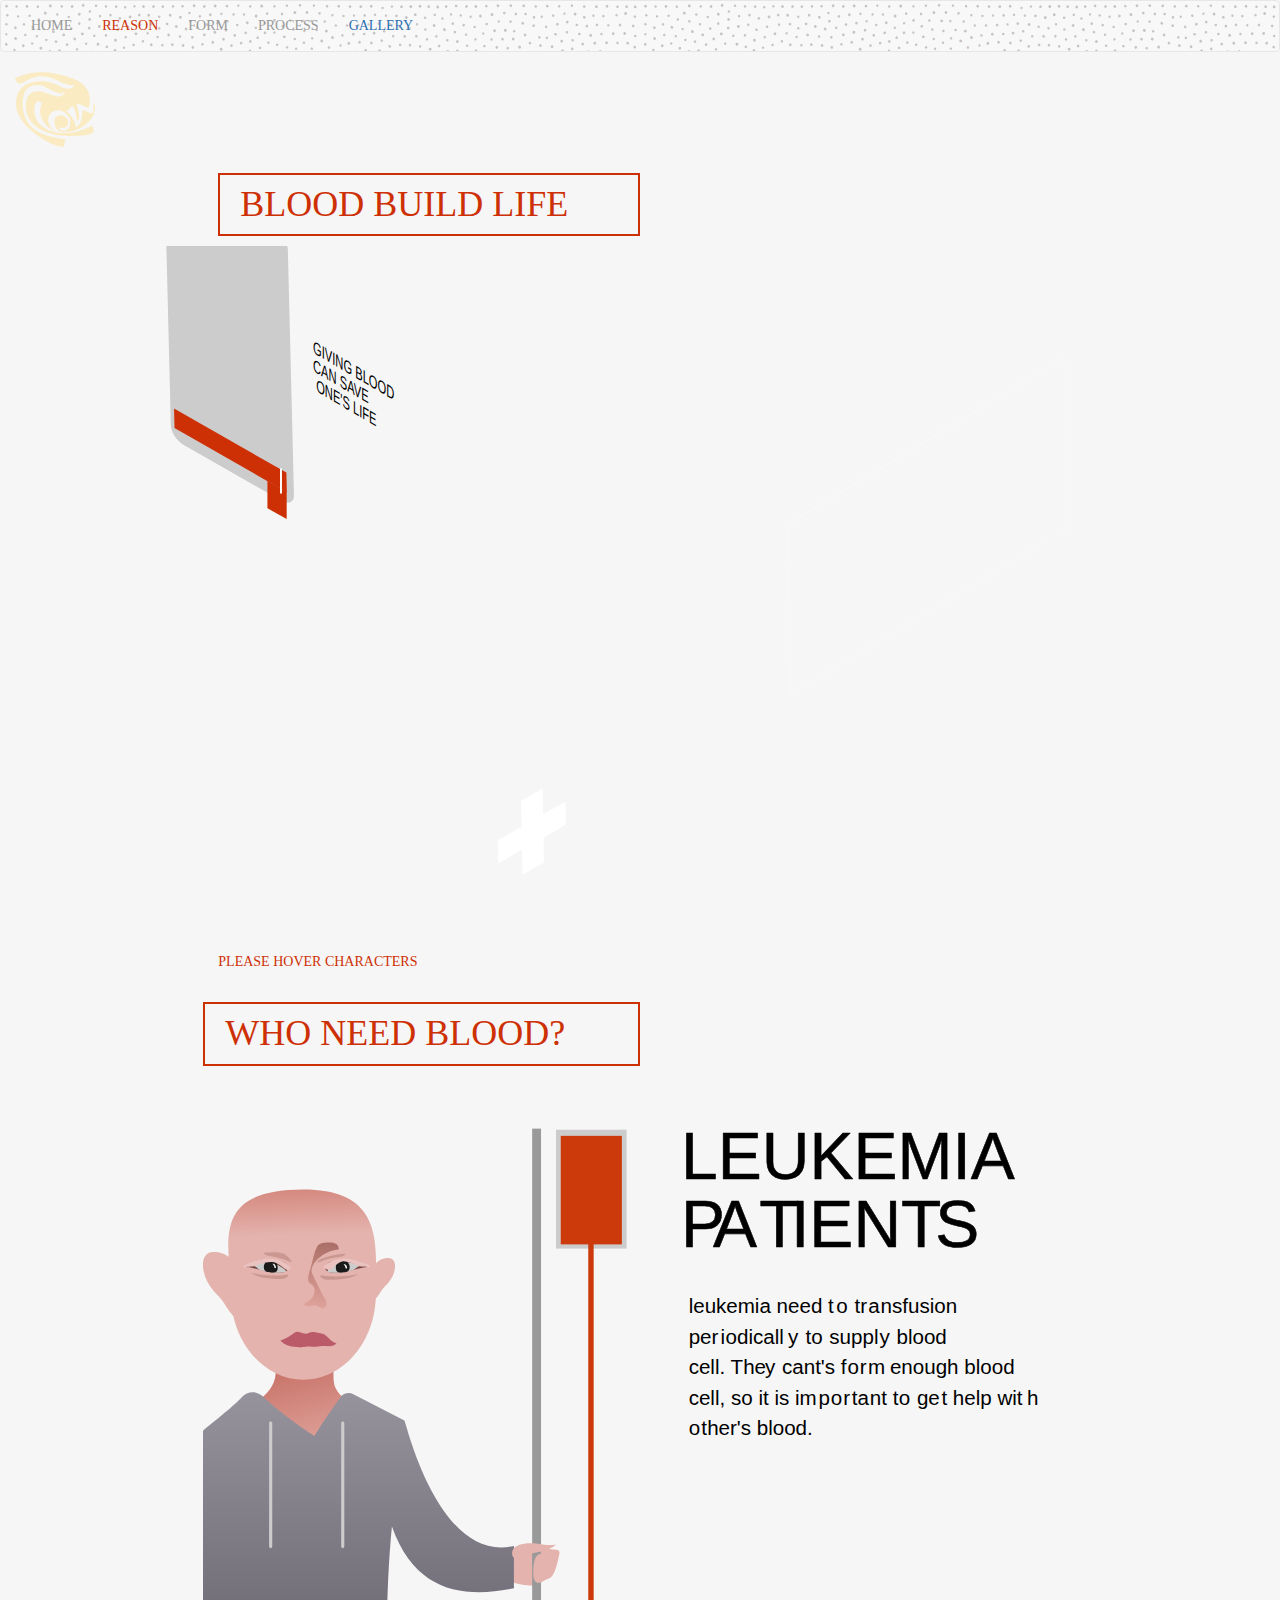
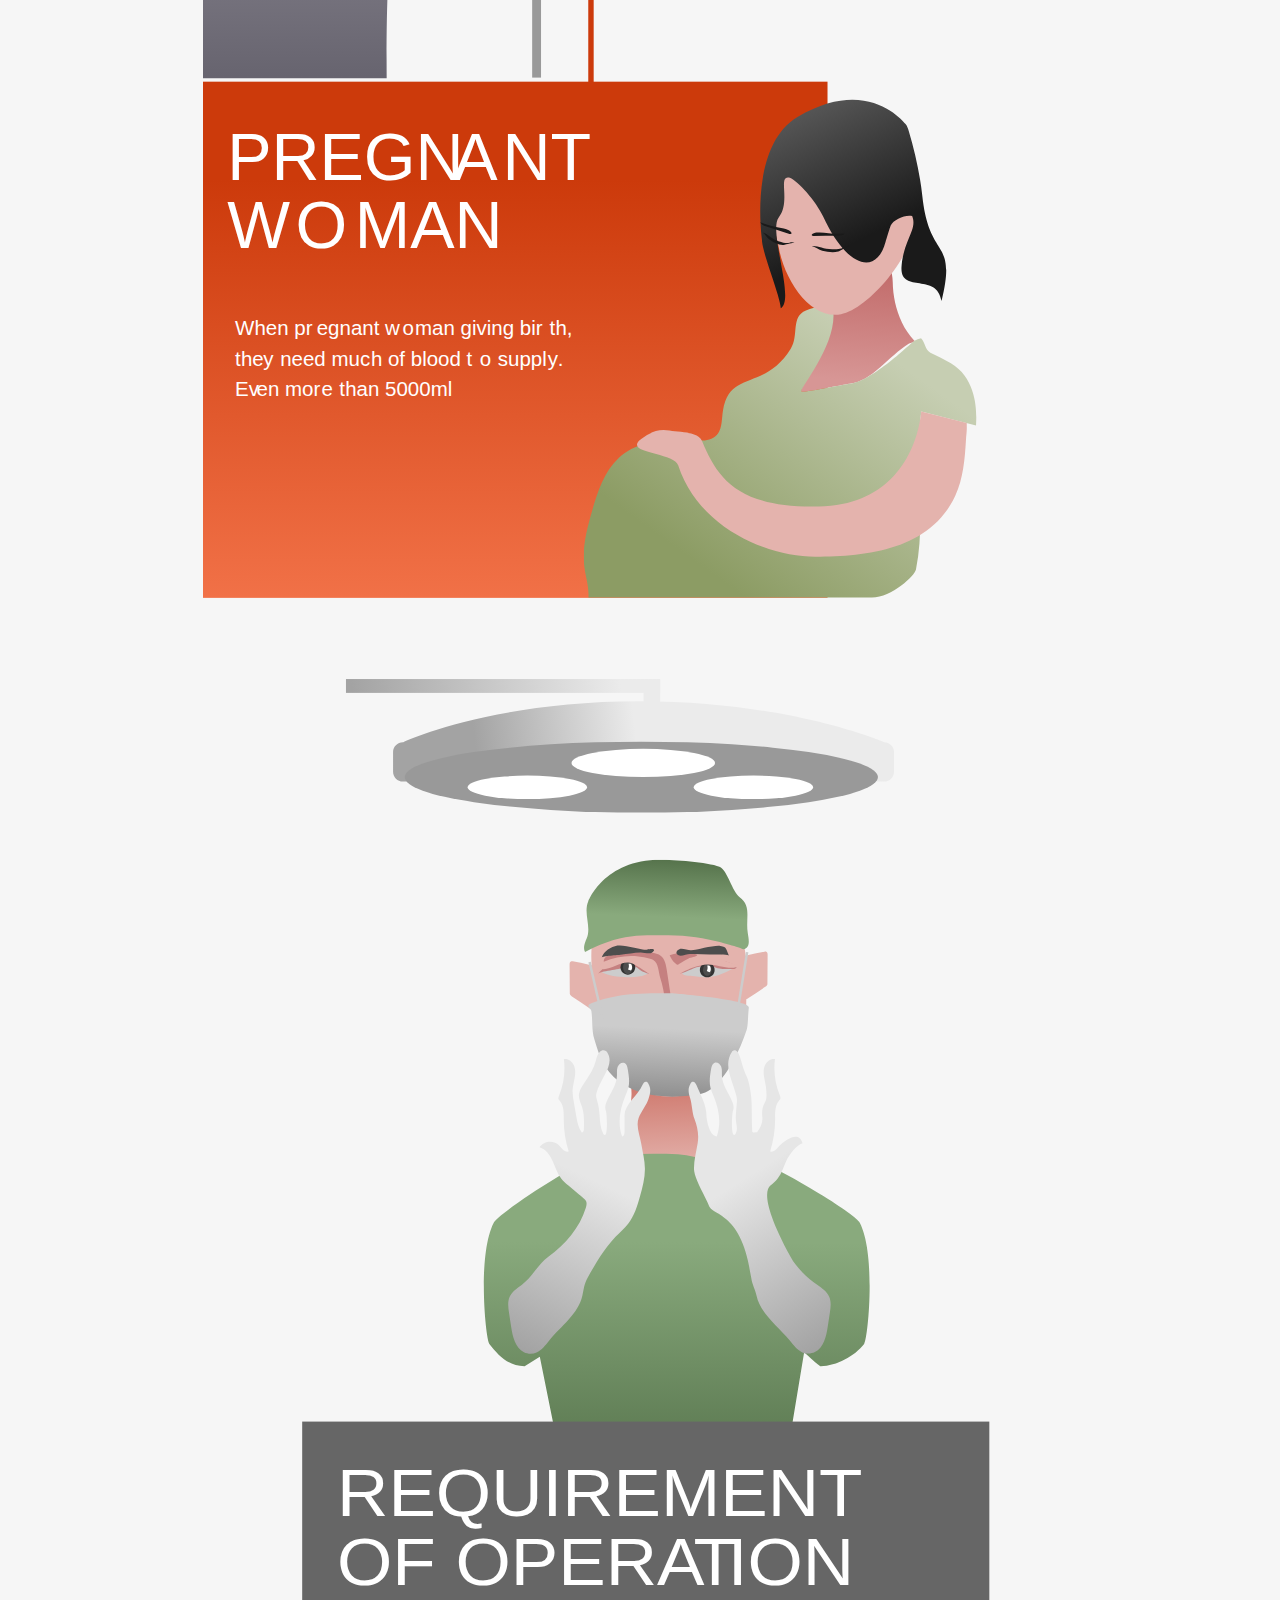
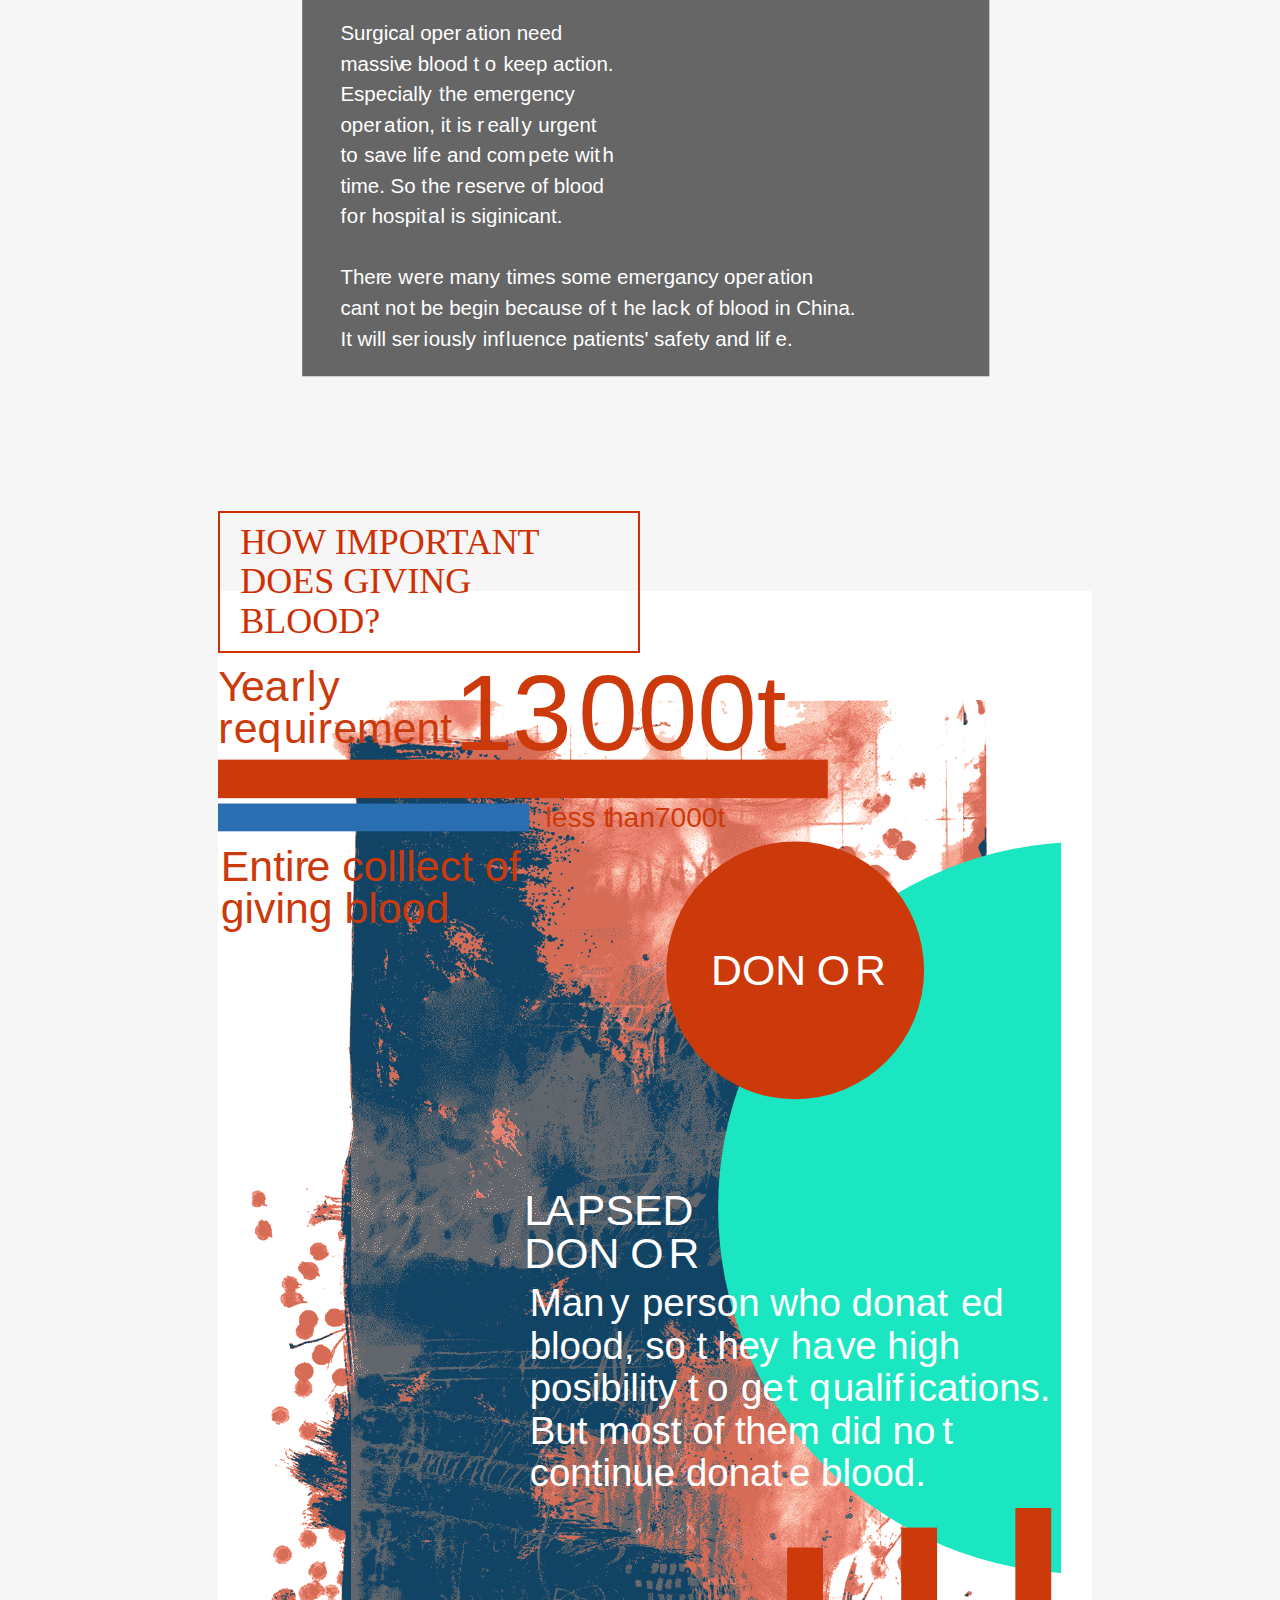
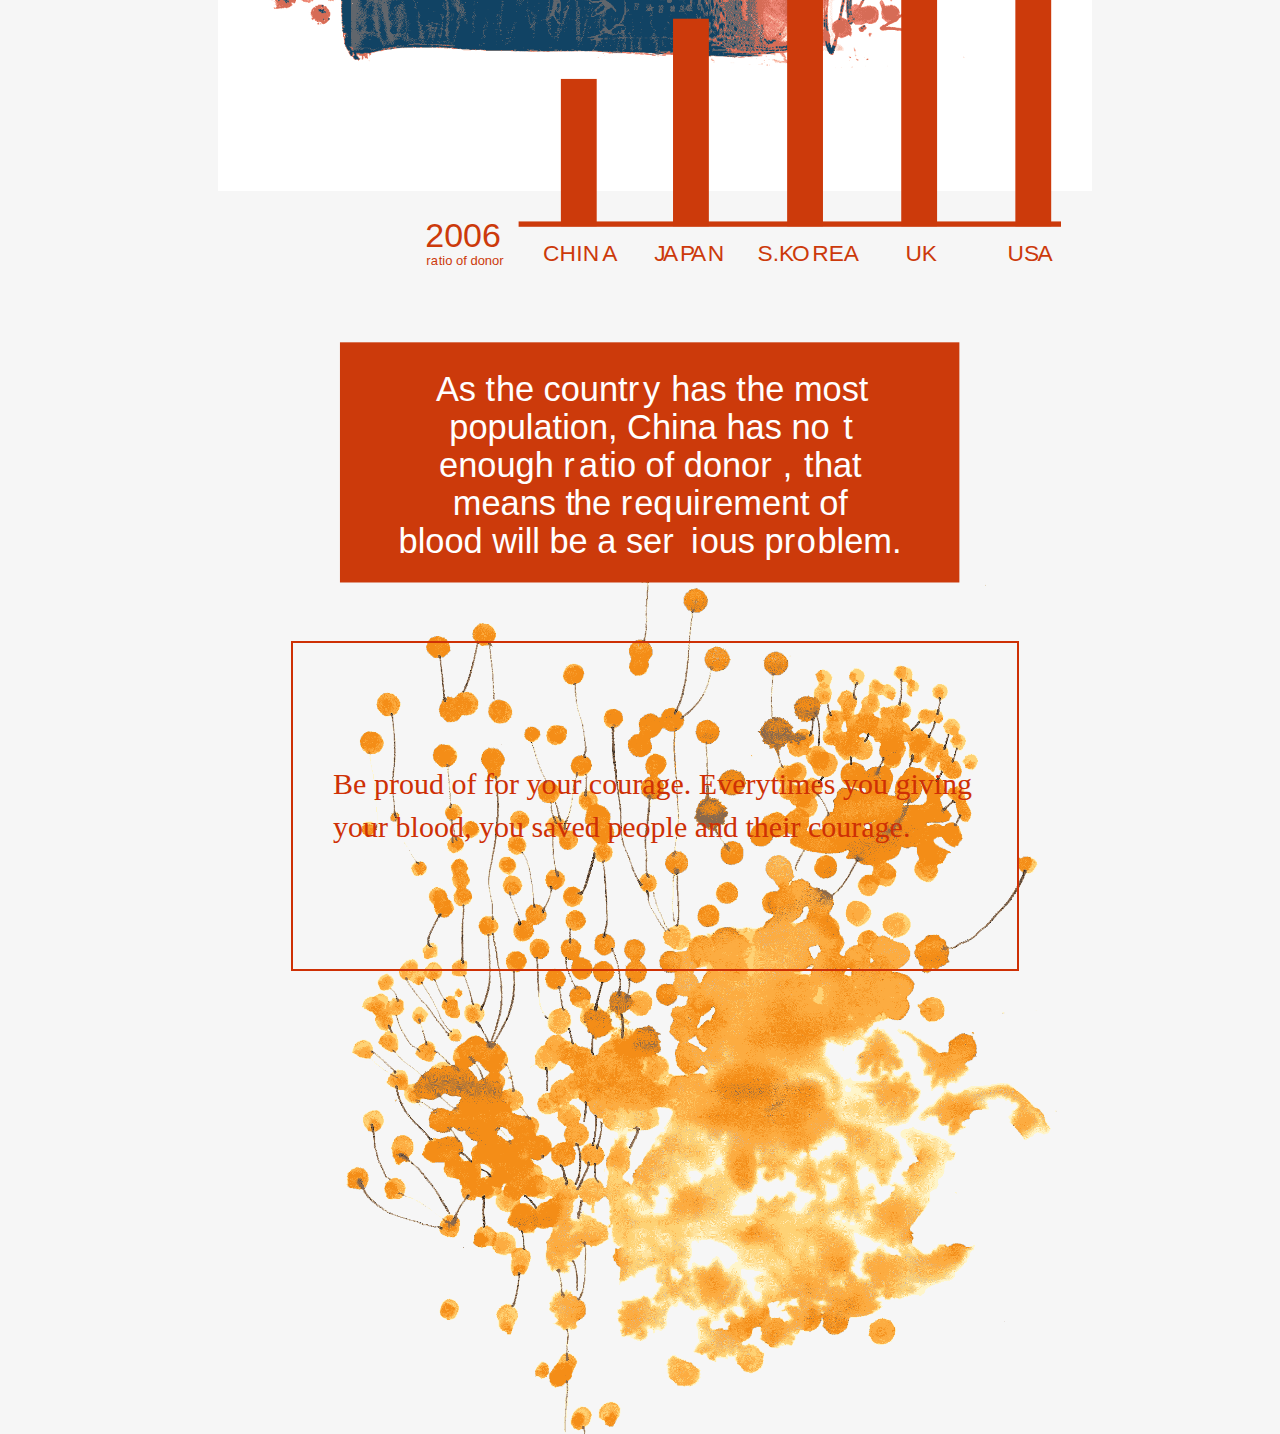
<file: pOne1.html>
<!DOCTYPE html>
	<html lang="en">
	<head>
		<meta charset="UTF-8">
		<title>REASON</title>
		<meta http-equiv="X-UA-Compatible" content="IE=edge">
				    <meta name="viewport" content="width=device-width, initial-scale=1">
		<link href="css/bootstrap.css" rel="stylesheet">
		<script type="text/javascript" src="js/anime.js"></script>
		<script src="http://libs.baidu.com/jquery/2.1.4/jquery.min.js"></script>
		<script type="text/javascript" src="js/jquery.typetype.js"></script>
		<script type="text/javascript" src="js/pOne.js"></script>
		<script type="text/javascript" src="js/snap.svg-min.js"></script>
		<script type="text/javascript" src="js/jquery.easing.1.3.js"></script>
		<script src="js/bootstrap.min.js"></script>
			<link rel="stylesheet" type="text/css" href="css/pOne.css">
			<link rel="stylesheet" type="text/css" href="css/mainFont.css">
	</head>
	<body>
		<nav id="Anav" class="navbar navbar-default" role="navigation">
				    
				    <div class="navbar-header">
				        <button id="navTog" type="button" class="navbar-toggle" data-toggle="collapse"
				                data-target="#example-navbar-collapse">
				            <span class="sr-only">切换导航</span>
				            <span class="icon-bar"></span>
				            <span class="icon-bar"></span>
				            <span class="icon-bar"></span>
				        </button>
				        
				    </div>
				    <div class="collapse navbar-collapse" id="example-navbar-collapse">
				        <ul class="nav navbar-nav">
				        	<li ><a href="index.html">HOME</a></li>
				            <li class="active1"><a href="pOne1.html">REASON</a></li>
				            <li><a href="pTwo1.html">FORM</a></li>
				            <li><a href="pThree1.html">PROCESS</a></li>
				            <li>
						        <a href="gallery.html" >GALLERY </a>
						    </li>
				        </ul>
				    </div>
				    </div>
		</nav>
		<nav id="topNav" class="container-fluid">

					<div id="logo">
						
				
					</div>
					<embed  src="img/logo2.svg" width="80px" class="col-xs-pull-0 col-md-offset-0"></embed>
					
				</nav>

				
		<div id="pot"></div>
	<div id="aniContain" class="container-fluid">
		<nav id="topNav" class="container-fluid">

			<div id="logo">
				
		
			</div>
			
			
		</nav>
		<div class="row">
			<div class="col-xs-12 col-md-8 col-md-offset-2 ">
				<h1 id="navButton" class="col-xs-12 col-md-6">
						BLOOD BUILD LIFE
					</h1>
				
			</div>	
		</div>
		<div class="row">
			
			
			<svg id="svg" width="100%" height="700px" viewBox="3565 500 6000 8000" version="1.1" xmlns="http://www.w3.org/2000/svg" xmlns:xlink="http://www.w3.org/1999/xlink" xml:space="preserve" style="fill-rule:evenodd;clip-rule:evenodd;stroke-linecap:round;stroke-linejoin:round;stroke-miterlimit:1.5;">
			
		    	<g id="画板11" transform="matrix(1.91762,0,-4.18304e-18,1.20568,-15854.9,1936.32)">
		        <rect x="8268" y="-1606" width="7429" height="7429" style="fill:none;"/>
		        <clipPath id="_clip1">
		            <rect x="8268" y="-1606" width="7429" height="7429"/>
		        </clipPath>
		        <g clip-path="url(#_clip1)">
		            <g id="text2G" transform="matrix(0.886494,0,-3.85186e-34,1,938.464,2.27374e-13)">
		                <g transform="matrix(0.530835,-0.448899,0.0125753,0.818666,8973.69,3179.72)">
		                    <rect x="7759" y="2135" width="0" height="1969" style="fill:#CE3005;"/>
		                    <path d="M11264.2,2134.3L11264.3,2134.41L11264.4,2134.54L11264.6,2134.68L11264.7,2134.84L11264.7,2135L11264.8,2135.16L11264.8,2135.31L11264.9,2135.45L11264.9,2756.23L11265.1,4104.59L11265.1,4104.74L11265.1,4104.87L11265,4104.98L11264.9,4105.07L11264.9,4105.07L11264.8,4105.14L11264.7,4105.18L11264.6,4105.19L11116.1,4105.21L10251.7,4105.32L9365.89,4105.41L8520.91,4105.48L7779.05,4105.51L7759.7,4105.51L7759.48,4105.48L7759.24,4105.42L7758.99,4105.31L7758.75,4105.16L7758.51,4104.97L7758.29,4104.76L7758.09,4104.52L7757.91,4104.27L7757.78,4104.01L7757.67,4103.74L7757.61,4103.49L7757.59,4103.25L7757.6,3386.83L7757.65,2607.73L7757.69,2134.31L7757.7,2134.13L7757.74,2133.98L7757.82,2133.85L7757.92,2133.74L7757.92,2133.74L7758.04,2133.66L7758.19,2133.62L7758.35,2133.6L8057.87,2133.63L8796.43,2133.72L10169.8,2133.91L11225.2,2134.08L11263.6,2134.09L11263.7,2134.1L11263.9,2134.14L11264,2134.21L11264.2,2134.3ZM11226,2135.92L10171.2,2136.09L8798.67,2136.28L8060.52,2136.37L8060.55,2136.4L7760.31,2136.4L7760.31,2136.4L7760.35,2610.41L7760.4,3388.92L7760.41,4102.49L7777.64,4102.49L8519.19,4102.52L9363.87,4102.59L10249.4,4102.68L11113.6,4102.79L11113.6,4102.81L11262.9,4102.81L11262.9,4102.81L11263.1,2754.78L11263.1,2135.91L11226,2135.92Z" style="fill:white;"/>
		                </g>
		                <g id="text2" transform="matrix(0.335678,-0.286184,2.0409e-18,0.829407,11421.1,-4304.31)">
		                    <text id="t1Show" x="3797px" y="8642px" style="font-family:'ArialMT', 'Arial', sans-serif;font-size:409.009px;fill:rgb(51,51,51);"></text>
		                    <text id="t2Show" x="3797px" y="9064.39px" style="font-family:'ArialMT', 'Arial', sans-serif;font-size:409.009px;fill:rgb(51,51,51);"></text>
		                    <text id="t3Show" x="3797px" y="9486.78px" style="font-family:'ArialMT', 'Arial', sans-serif;font-size:409.009px;fill:rgb(51,51,51);"></text>
		                </g>
		            </g>
		            <g transform="matrix(0.886494,0,-3.85186e-34,1,1378.97,-1670.23)">
		               <g id="rS1">
		                                   <g transform="matrix(0.167917,-0.139434,0.97343,0.782917,9664.73,4533.28)">
		                                       <rect x="1627" y="1841" width="875" height="0" style="fill:#CE3005;"/>
		                                   </g>
		                                   <g transform="matrix(0.167917,-0.139434,0.97343,0.782917,9664.73,4533.28)">
		                                       <rect x="1627" y="1841" width="875" height="0" style="fill:#CE3005;"/>
		                                   </g>
		                                   <g transform="matrix(0.167917,-0.139434,0.97343,0.782917,9913.08,4307.58)">
		                                       <rect x="1627" y="1841" width="875" height="0" style="fill:#CE3005;"/>
		                                   </g>
		                                   <g transform="matrix(0.167917,-0.139434,0.97343,0.782917,10161.4,4081.88)">
		                                       <rect x="1627" y="1841" width="875" height="0" style="fill:#CE3005;"/>
		                                   </g>
		                                   <g transform="matrix(0.167917,-0.139434,0.97343,0.782917,10409.8,3856.18)">
		                                       <rect x="1627" y="1841" width="875" height="0" style="fill:#CE3005;"/>
		                                   </g>
		                                   <g transform="matrix(0.167917,-0.139434,0.97343,0.782917,10658.2,3630.49)">
		                                       <rect x="1627" y="1841" width="875" height="0" style="fill:#CE3005;"/>
		                                   </g>
		                                   <g transform="matrix(0.167917,-0.139434,0.97343,0.782917,10906.5,3404.79)">
		                                       <rect x="1627" y="1841" width="875" height="0" style="fill:#CE3005;"/>
		                                   </g>
		                                   <g transform="matrix(0.167917,-0.139434,0.97343,0.782917,11154.9,3179.09)">
		                                       <rect x="1627" y="1841" width="875" height="0" style="fill:#CE3005;"/>
		                                   </g>
		                                   <g transform="matrix(0.167917,-0.139434,0.97343,0.782917,11403.2,2953.39)">
		                                       <rect x="1627" y="1841" width="875" height="0" style="fill:#CE3005;"/>
		                                   </g>
		                                   <g transform="matrix(0.167917,-0.139434,0.97343,0.782917,11651.6,2727.69)">
		                                       <rect x="1627" y="1841" width="875" height="0" style="fill:#CE3005;"/>
		                                   </g>
		                                   <g transform="matrix(0.167917,-0.139434,0.97343,0.782917,11900,2501.99)">
		                                       <rect x="1627" y="1841" width="875" height="0" style="fill:#CE3005;"/>
		                                   </g>
		                                   <g transform="matrix(0.167917,-0.139434,0.97343,0.782917,12148.3,2276.3)">
		                                       <rect x="1627" y="1841" width="875" height="0" style="fill:#CE3005;"/>
		                                   </g>
		                                   <g transform="matrix(0.167917,-0.139434,0.97343,0.782917,12396.7,2050.6)">
		                                       <rect x="1627" y="1841" width="875" height="0" style="fill:#CE3005;"/>
		                                   </g>
		                               </g>
		                
		            </g>
		            <g id="per5" transform="translate(0,1000)">
                    <g transform="matrix(0.588249,0,2.0409e-18,0.829407,7937.57,-44.3276)">
                        <rect x="8261" y="6484" width="15" height="464" style="fill:rgb(204,204,204);"/>
                    </g>
                    <g transform="matrix(0.588249,0,2.0409e-18,0.829407,7937.57,-26.0806)">
                        <ellipse cx="8269" cy="6927.5" rx="23" ry="15.5" style="fill:rgb(204,204,204);"/>
                    </g>
                    <g transform="matrix(0.487078,0,1.68989e-18,0.68676,9049.33,-362.085)">
                        <path d="M7526.92,7710.02C7591.85,7698.81 7668.98,7746.46 7643.65,7882.72C7628.12,7966.27 7554.22,7945.92 7526.92,8003.49C7509.52,8040.21 7783.77,8303.03 7734.23,8352.66C7679.41,8407.56 7613.6,8175 7566.36,8164.26C7518.14,8153.29 7591.4,8409.81 7566.36,8487.79C7515.97,8644.67 7492.8,8837.34 7507.18,8815.08C7563.77,8727.47 7608.88,8841.1 7526.92,8893.58C7343.7,9010.9 7543.6,8399.87 7402.11,8487.79C7377.15,8503.3 7367.14,8584.99 7336.89,8673.77C7302.99,8773.27 7137.38,8901.57 7210.08,8893.58C7338.41,8879.48 7336.39,8998.21 7231.82,8991.4C7198.79,8989.25 7181.39,8969.47 7162.31,8942.49C7118.21,8880.16 7150.94,8847.09 7231.82,8673.77C7342.31,8437.03 7238.96,8476.23 7259.6,8313.88C7288.87,8083.62 7329.89,8038.95 7402.11,7929.82C7447.12,7861.81 7380.86,7735.24 7526.92,7710.02Z" style="fill:rgb(204,204,204);"/>
                    </g>
                </g>
		            <g id="topBlock" transform="matrix(0.886494,0,-3.85186e-34,1,938.464,2.27374e-13)">
		                <g id="topPart2">
		                    <g id="tV1">
		                        <g transform="matrix(1.0072,-0.828436,0.191054,0.152208,9661.17,704.082)">
		                            <rect x="1627" y="1841" width="0" height="856" style="fill:#CE3005;"/>
		                        </g>
		                        <g transform="matrix(1.0072,-0.828436,0.191054,0.152208,9845.45,849.763)">
		                            <rect x="1627" y="1841" width="0" height="856" style="fill:#CE3005;"/>
		                        </g>
		                        <g transform="matrix(1.0072,-0.828436,0.191054,0.152208,10029.7,995.445)">
		                            <rect x="1627" y="1841" width="0" height="856" style="fill:#CE3005;"/>
		                        </g>
		                        <g transform="matrix(1.0072,-0.828436,0.191054,0.152208,10214,1141.13)">
		                            <rect x="1627" y="1841" width="0" height="856" style="fill:#CE3005;"/>
		                        </g>
		                    </g>
		                    <g id="littleS2">
		                        <g transform="matrix(0.167917,-0.139434,0.828272,0.666169,9691.67,-979.431)">
		                            <rect x="1627" y="1841" width="875" height="0" style="fill:#CE3005;"/>
		                        </g>
		                        <g transform="matrix(0.167917,-0.139434,0.828272,0.666169,9691.67,-979.431)">
		                            <rect x="1627" y="1841" width="875" height="0" style="fill:#CE3005;"/>
		                        </g>
		                        <g transform="matrix(-0.0044907,-0.254088,0.824053,0.662775,10137.8,-921.833)">
		                            <rect x="1627" y="1841" width="875" height="0" style="fill:#CE3005;"/>
		                        </g>
		                    </g>
		                    <g id="littleS3">
		                        <g transform="matrix(0.167917,-0.139434,0.828272,0.666169,10766.6,-2101.95)">
		                            <rect x="1627" y="1841" width="875" height="0" style="fill:#CE3005;"/>
		                        </g>
		                        <g transform="matrix(0.167917,-0.139434,0.828272,0.666169,10925.9,-2482.54)">
		                            <rect x="1627" y="1841" width="875" height="0" style="fill:#CE3005;"/>
		                        </g>
		                        <g transform="matrix(0.167917,-0.139434,0.828272,0.666169,11085.2,-2863.12)">
		                            <rect x="1627" y="1841" width="875" height="0" style="fill:#CE3005;"/>
		                        </g>
		                        <g transform="matrix(-0.0044907,-0.254088,0.824053,0.662775,11212.8,-2044.35)">
		                            <rect x="1627" y="1841" width="875" height="0" style="fill:#CE3005;"/>
		                        </g>
		                        <g transform="matrix(-0.0044907,-0.254088,0.824053,0.662775,11372,-2424.94)">
		                            <rect x="1627" y="1841" width="875" height="0" style="fill:#CE3005;"/>
		                        </g>
		                        <g transform="matrix(-0.0044907,-0.254088,0.824053,0.662775,11531.3,-2805.52)">
		                            <rect x="1627" y="1841" width="875" height="0" style="fill:#CE3005;"/>
		                        </g>
		                    </g>
		                </g>
		                <g id="topPart1">
		                    <g id="leftS1">
		                        <g transform="matrix(0.167917,-0.139434,0.828272,0.666169,8559.41,233.172)">
		                            <rect x="1627" y="1841" width="875" height="0" style="fill:#CE3005;"/>
		                        </g>
		                        <g transform="matrix(-0.0044907,-0.254088,0.824053,0.662775,9005.54,290.77)">
		                            <rect x="1627" y="1841" width="875" height="0" style="fill:#CE3005;"/>
		                        </g>
		                        <g transform="matrix(-0.00142253,-0.080488,0.824053,0.662775,8845.48,228.425)">
		                            <rect x="1627" y="1841" width="875" height="0" style="fill:#CE3005;"/>
		                        </g>
		                    </g>
		                    <g id="many">
		                        <g transform="matrix(0.167917,-0.139434,0.116323,0.0935574,10143.5,999.397)">
		                            <rect x="1627" y="1841" width="0" height="856" style="fill:#CE3005;"/>
		                        </g>
		                        <g transform="matrix(0.167917,-0.139434,0.116323,0.0935574,10468.6,724.855)">
		                            <rect x="1627" y="1841" width="0" height="856" style="fill:#CE3005;"/>
		                        </g>
		                        <g transform="matrix(0.167917,-0.139434,0.116323,0.0935574,10793.7,450.314)">
		                            <rect x="1627" y="1841" width="0" height="856" style="fill:#CE3005;"/>
		                        </g>
		                        <g transform="matrix(0.167917,-0.139434,0.116323,0.0935574,10025.7,906.88)">
		                            <rect x="1627" y="1841" width="0" height="856" style="fill:#CE3005;"/>
		                        </g>
		                        <g transform="matrix(0.167917,-0.139434,0.116323,0.0935574,10350.8,632.339)">
		                            <rect x="1627" y="1841" width="0" height="856" style="fill:#CE3005;"/>
		                        </g>
		                        <g transform="matrix(0.167917,-0.139434,0.116323,0.0935574,10675.9,357.797)">
		                            <rect x="1627" y="1841" width="0" height="856" style="fill:#CE3005;"/>
		                        </g>
		                        <g transform="matrix(0.167917,-0.139434,0.116323,0.0935574,10264.8,1096.17)">
		                            <rect x="1627" y="1841" width="0" height="856" style="fill:#CE3005;"/>
		                        </g>
		                        <g transform="matrix(0.167917,-0.139434,0.116323,0.0935574,10589.9,821.628)">
		                            <rect x="1627" y="1841" width="0" height="856" style="fill:#CE3005;"/>
		                        </g>
		                        <g transform="matrix(0.167917,-0.139434,0.116323,0.0935574,10915,547.086)">
		                            <rect x="1627" y="1841" width="0" height="856" style="fill:#CE3005;"/>
		                        </g>
		                        <g transform="matrix(0.167917,-0.139434,0.116323,0.0935574,10384.8,1190.72)">
		                            <rect x="1627" y="1841" width="0" height="856" style="fill:#CE3005;"/>
		                        </g>
		                        <g transform="matrix(0.167917,-0.139434,0.116323,0.0935574,10709.9,916.18)">
		                            <rect x="1627" y="1841" width="0" height="856" style="fill:#CE3005;"/>
		                        </g>
		                        <g transform="matrix(0.167917,-0.139434,0.116323,0.0935574,11035,641.638)">
		                            <rect x="1627" y="1841" width="0" height="856" style="fill:#CE3005;"/>
		                        </g>
		                        <g transform="matrix(0.167917,-0.139434,0.116323,0.0935574,10512.5,1293.57)">
		                            <rect x="1627" y="1841" width="0" height="856" style="fill:#CE3005;"/>
		                        </g>
		                        <g transform="matrix(0.167917,-0.139434,0.116323,0.0935574,10837.6,1019.03)">
		                            <rect x="1627" y="1841" width="0" height="856" style="fill:#CE3005;"/>
		                        </g>
		                        <g transform="matrix(0.167917,-0.139434,0.116323,0.0935574,11162.7,744.485)">
		                            <rect x="1627" y="1841" width="0" height="856" style="fill:#CE3005;"/>
		                        </g>
		                        <g transform="matrix(0.167917,-0.139434,0.116323,0.0935574,10636.6,1396.41)">
		                            <rect x="1627" y="1841" width="0" height="856" style="fill:#CE3005;"/>
		                        </g>
		                        <g transform="matrix(0.167917,-0.139434,0.116323,0.0935574,10961.7,1121.87)">
		                            <rect x="1627" y="1841" width="0" height="856" style="fill:#CE3005;"/>
		                        </g>
		                        <g transform="matrix(0.167917,-0.139434,0.116323,0.0935574,11286.8,847.331)">
		                            <rect x="1627" y="1841" width="0" height="856" style="fill:#CE3005;"/>
		                        </g>
		                        <g transform="matrix(0.167917,-0.139434,0.0854263,0.0687072,10872.9,1330.21)">
		                            <rect x="1627" y="1841" width="0" height="856" style="fill:#CE3005;"/>
		                        </g>
		                        <g transform="matrix(0.167917,-0.139434,0.0854263,0.0687072,11198,1055.67)">
		                            <rect x="1627" y="1841" width="0" height="856" style="fill:#CE3005;"/>
		                        </g>
		                        <g transform="matrix(0.167917,-0.139434,0.0854263,0.0687072,11523.1,781.127)">
		                            <rect x="1627" y="1841" width="0" height="856" style="fill:#CE3005;"/>
		                        </g>
		                        <g transform="matrix(0.167917,-0.139434,0.0854263,0.0687072,10629.1,1128.52)">
		                            <rect x="1627" y="1841" width="0" height="856" style="fill:#CE3005;"/>
		                        </g>
		                        <g transform="matrix(0.167917,-0.139434,0.0854263,0.0687072,10954.2,853.976)">
		                            <rect x="1627" y="1841" width="0" height="856" style="fill:#CE3005;"/>
		                        </g>
		                        <g transform="matrix(0.167917,-0.139434,0.0854263,0.0687072,11279.3,579.434)">
		                            <rect x="1627" y="1841" width="0" height="856" style="fill:#CE3005;"/>
		                        </g>
		                        <g transform="matrix(0.167917,-0.139434,0.0854263,0.0687072,10394.2,933.456)">
		                            <rect x="1627" y="1841" width="0" height="856" style="fill:#CE3005;"/>
		                        </g>
		                        <g transform="matrix(0.167917,-0.139434,0.0854263,0.0687072,10719.3,658.914)">
		                            <rect x="1627" y="1841" width="0" height="856" style="fill:#CE3005;"/>
		                        </g>
		                        <g transform="matrix(0.167917,-0.139434,0.0854263,0.0687072,11044.4,384.372)">
		                            <rect x="1627" y="1841" width="0" height="856" style="fill:#CE3005;"/>
		                        </g>
		                        <g transform="matrix(0.167917,-0.139434,0.0854263,0.0687072,10726.8,1206.08)">
		                            <rect x="1627" y="1841" width="0" height="856" style="fill:#CE3005;"/>
		                        </g>
		                        <g transform="matrix(0.167917,-0.139434,0.0854263,0.0687072,11051.9,931.539)">
		                            <rect x="1627" y="1841" width="0" height="856" style="fill:#CE3005;"/>
		                        </g>
		                        <g transform="matrix(0.167917,-0.139434,0.0854263,0.0687072,11377,656.998)">
		                            <rect x="1627" y="1841" width="0" height="856" style="fill:#CE3005;"/>
		                        </g>
		                        <g transform="matrix(0.167917,-0.139434,0.0854263,0.0687072,10483,1004.39)">
		                            <rect x="1627" y="1841" width="0" height="856" style="fill:#CE3005;"/>
		                        </g>
		                        <g transform="matrix(0.167917,-0.139434,0.0854263,0.0687072,10808.1,729.846)">
		                            <rect x="1627" y="1841" width="0" height="856" style="fill:#CE3005;"/>
		                        </g>
		                        <g transform="matrix(0.167917,-0.139434,0.0854263,0.0687072,11133.2,455.305)">
		                            <rect x="1627" y="1841" width="0" height="856" style="fill:#CE3005;"/>
		                        </g>
		                        <g transform="matrix(0.167917,-0.139434,0.0854263,0.0687072,10248.2,809.326)">
		                            <rect x="1627" y="1841" width="0" height="856" style="fill:#CE3005;"/>
		                        </g>
		                        <g transform="matrix(0.167917,-0.139434,0.0854263,0.0687072,10573.3,534.784)">
		                            <rect x="1627" y="1841" width="0" height="856" style="fill:#CE3005;"/>
		                        </g>
		                        <g transform="matrix(0.167917,-0.139434,0.0854263,0.0687072,10898.4,260.243)">
		                            <rect x="1627" y="1841" width="0" height="856" style="fill:#CE3005;"/>
		                        </g>
		                    </g>
		                </g>
		            </g>
		            
		          
		           
		            <g id="lS1" transform="matrix(0.886494,0,-3.85186e-34,1,938.464,2.27374e-13)">
		                <g transform="matrix(0.167917,-0.139434,0.79182,0.63685,7208.25,458.319)">
		                    <rect x="1627" y="1841" width="875" height="0" style="fill:#CE3005;"/>
		                </g>
		                <g transform="matrix(0.167917,-0.139434,0.782729,0.629538,7371.01,89.2376)">
		                    <rect x="1627" y="1841" width="875" height="0" style="fill:#CE3005;"/>
		                </g>
		                <g transform="matrix(-0.0044907,-0.254088,0.787306,0.63322,7505.12,894.81)">
		                    <rect x="1627" y="1841" width="875" height="0" style="fill:#CE3005;"/>
		                </g>
		                <g transform="matrix(-0.0044907,-0.254088,0.789601,0.635066,7636.19,501.287)">
		                    <rect x="1627" y="1841" width="875" height="0" style="fill:#CE3005;"/>
		                </g>
		            </g>
		           
		            <g id="bag" transform="matrix(0.886494,0,-3.85186e-34,1,938.464,2.27374e-13)">
		                <g transform="matrix(-0.0518827,-2.93557,0.967184,0.777894,7281.6,3970.22)">
		                    <path d="M2502,1928.68C2502,1880.29 2484.02,1841 2461.87,1841L1667.13,1841C1644.98,1841 1627,1880.29 1627,1928.68L1627,2609.32C1627,2657.71 1644.98,2697 1667.13,2697L2461.87,2697C2484.02,2697 2502,2657.71 2502,2609.32L2502,1928.68Z" style="fill:rgb(204,204,204);"/>
		                </g>
		                <g id="bigblood" transform="matrix(-0.00934899,-0.528974,0.882145,0.709498,7391.67,88.9942)">
		                    <rect x="1627" y="1841" width="350" height="856" style="fill:#CE3005;"/>
		                </g>
		                <g transform="matrix(2.87589,2.28548,2.47194e-34,0.829407,5317.01,-3365.03)">
		                    <rect x="1498" y="1178" width="45" height="311" style="fill:#CE3005;"/>
		                </g>
		                <g transform="matrix(0.130722,0,8.4477e-35,0.469143,9616.33,972.273)">
		                    <path d="M814,-103.553C814,-114.286 791.82,-123 764.5,-123C737.18,-123 715,-114.286 715,-103.553L715,375.553C715,386.286 737.18,395 764.5,395C791.82,395 814,386.286 814,375.553L814,-103.553Z" style="fill:white;"/>
		                </g>
		            </g>
		            
		           
		            <g id="light" transform="translate(1000,0)">
		                <g transform="matrix(-0.00810671,-0.458684,0.395989,0.318489,14395.9,68.3547)">
		                    <rect x="1627" y="1841" width="875" height="856" style="fill:#CE3005;"/>
		                </g>
		                <g transform="matrix(-0.0389504,-2.20385,0.0439429,0.0353427,15068.8,4919.53)">
		                    <rect x="1627" y="1841" width="875" height="856" style="fill:#CE3005;"/>
		                </g>
		                <g id="lOne" transform="matrix(0.588249,0,0.0684441,0.829407,9266.02,-3317.98)">
		                    <ellipse cx="9626.5" cy="3736" rx="85.5" ry="159" style="fill:white;"/>
		                </g>
		                <g id="rOne" transform="matrix(0.588249,0,0.0684441,0.829407,9430.28,-3186.27)">
		                    <ellipse cx="9626.5" cy="3736" rx="85.5" ry="159" style="fill:white;"/>
		                </g>
		            </g>
		            <g transform="matrix(0.320641,0,-7.06209e-35,0.583751,10619.4,2866.96)">
		                <path d="M1541.92,2279.56L1560.38,2270.36L1560.35,2268.95L1957.91,2070.83L1965.91,2442.29L1850.97,2499.57L1851,2500.98L1549.92,2651.02L1558.7,3059L1161.13,3257.12L1152.35,2849.15L708,3070.58L700,2699.12L1144.35,2477.69L1135.24,2054.67L1532.81,1856.54L1541.92,2279.56Z" style="fill:white;stroke:white;stroke-width:1.51px;"/>
		            </g>
		            <g id="tizi">
                <g transform="matrix(0.0274149,-0.0256794,0.701944,0.63685,8337.55,313.145)">
                    <rect x="1627" y="1841" width="875" height="0" style="fill:#CE3005;"/>
                </g>
                <g transform="matrix(0.0274149,-0.0256794,0.701944,0.63685,8337.55,581.587)">
                    <rect x="1627" y="1841" width="875" height="0" style="fill:#CE3005;"/>
                </g>
                <g transform="matrix(0.0274149,-0.0256794,0.701944,0.63685,8337.55,850.03)">
                    <rect x="1627" y="1841" width="875" height="0" style="fill:#CE3005;"/>
                </g>
                <g transform="matrix(0.0274149,-0.0256794,0.701944,0.63685,8337.55,1118.47)">
                    <rect x="1627" y="1841" width="875" height="0" style="fill:#CE3005;"/>
                </g>
            	</g>

		            <g id="text1" transform="matrix(0.24936,0.233434,-7.63828e-35,0.631379,9274.29,-1153.96)">
		                <text x="1880px" y="847px" style="font-family:'ArialMT', 'Arial', sans-serif;font-size:266.752px;fill:none;">GIVING BLOOD</text>
		                <text x="1880px" y="1122.48px" style="font-family:'ArialMT', 'Arial', sans-serif;font-size:266.752px;fill:none;">CAN SA<tspan x="2853.36px 3031.28px " y="1122.48px 1122.48px ">VE</tspan></text>
		                <text x="1954.11px" y="1397.96px" style="font-family:'ArialMT', 'Arial', sans-serif;font-size:266.752px;fill:none;">ONE&apos;S LIFE</text>
		                <text x="1880px" y="847px" style="font-family:'ArialMT', 'Arial', sans-serif;font-size:266.752px;">GIVING BLOOD</text>
		                <text x="1880px" y="1122.48px" style="font-family:'ArialMT', 'Arial', sans-serif;font-size:266.752px;">CAN SA<tspan x="2853.36px 3031.28px " y="1122.48px 1122.48px ">VE</tspan></text>
		                <text x="1954.11px" y="1397.96px" style="font-family:'ArialMT', 'Arial', sans-serif;font-size:266.752px;">ONE&apos;S LIFE</text>
		            </g>
		            <g id="bS2" transform="matrix(0.886494,0,-3.85186e-34,1,938.464,2.27374e-13)">
                    <g transform="matrix(0.167917,-0.139434,0.97343,0.782917,7259.21,1502.28)">
                        <rect x="1627" y="1841" width="875" height="0" style="fill:#CE3005;"/>
                    </g>
                    <g transform="matrix(0.167917,-0.139434,0.982786,0.790442,7388.78,1106.51)">
                        <rect x="1627" y="1841" width="875" height="0" style="fill:#CE3005;"/>
                    </g>
                    <g transform="matrix(-0.0044907,-0.254088,0.962364,0.774017,7567.55,1949.05)">
                        <rect x="1627" y="1841" width="875" height="0" style="fill:#CE3005;"/>
                    </g>
                    <g transform="matrix(-0.0044907,-0.254088,0.982281,0.790036,7670.08,1531.53)">
                        <rect x="1627" y="1841" width="875" height="0" style="fill:#CE3005;"/>
                    </g>
                    <g transform="matrix(0.167917,-0.139434,0.97343,0.782917,6950.38,2264.51)">
                        <rect x="1627" y="1841" width="875" height="0" style="fill:#CE3005;"/>
                    </g>
                    <g transform="matrix(0.167917,-0.139434,0.982786,0.790442,7079.95,1868.74)">
                        <rect x="1627" y="1841" width="875" height="0" style="fill:#CE3005;"/>
                    </g>
                    <g transform="matrix(-0.00104984,-0.0594007,0.962364,0.774017,7250.11,2224.16)">
                        <rect x="1627" y="1841" width="875" height="0" style="fill:#CE3005;"/>
                    </g>
                    <g transform="matrix(-0.0044907,-0.254088,0.982281,0.790036,7361.25,2293.75)">
                        <rect x="1627" y="1841" width="875" height="0" style="fill:#CE3005;"/>
                    </g>
                </g>
		        <g id="bottleBlock" transform="translate(0,5000)">
                <g id="per2H" transform="matrix(0.52148,0,2.19136e-34,0.829407,8176.31,-1004)">
                    <path d="M6853.82,4963.34C6840.74,4951.27 6673.51,5066.93 6687.82,5116.34C6706.39,5180.43 6702.78,5214.92 6808.82,5260.34C6815.19,5263.07 6875.54,5246.73 6876.82,5240.34C6887.23,5188.67 6803.34,5228.81 6794.62,5179.88C6782.86,5113.85 6794.62,5181.56 6794.62,5116.34C6794.62,5082.01 6916.04,5020.75 6853.82,4963.34Z" style="fill:rgb(204,204,204);"/>
                </g>
                <g transform="matrix(0.52148,0,-1.0034e-34,0.829407,8234.63,-990.447)">
                    <g id="shengzi">
                        <path d="M6672,4498L6672,6090" style="fill:none;stroke:#CE3005;stroke-width:37.5px;"/>
                    </g>
                </g>

                <g id="bS3" transform="matrix(0.886494,0,0,1,938.464,2.27374e-13)">
                    <g transform="matrix(0.167917,-0.139434,0.309701,0.249089,10740,2845.17)">
                        <rect x="1627" y="1841" width="875" height="856" style="fill:#CE3005;"/>
                    </g>
                    <g transform="matrix(0.274484,-0.227924,0.309701,0.249089,10315.4,3453.03)">
                        <rect x="1627" y="1841" width="875" height="856" style="fill:#CE3005;"/>
                    </g>
                    <g transform="matrix(0.26488,-0.219949,0.309814,0.249179,10736.8,2600.45)">
                        <rect x="1627" y="1841" width="875" height="856" style="fill:#CE3005;"/>
                    </g>
                    <g transform="matrix(-0.0044907,-0.254088,0.319837,0.25724,11147.4,2871.63)">
                        <rect x="1627" y="1841" width="875" height="856" style="fill:#CE3005;"/>
                    </g>
                    <g transform="matrix(-0.0044907,-0.254088,0.319837,0.25724,10996.5,3259.85)">
                        <rect x="1627" y="1841" width="875" height="856" style="fill:#CE3005;"/>
                    </g>
                </g>
                <g id="peng" transform="matrix(0.886494,0,0,1,938.464,2.27374e-13)">
                    <g transform="matrix(0.548062,-0.455096,0.808656,0.650392,8375.27,1623.3)">
                        <path d="M2502,1841L1627,1841L1627,2697L2502,2697C2502,2697 2264.03,2607.94 2277.62,2296.25C2290.06,2010.92 2502,1841 2502,1841Z" style="fill:#CE3005;"/>
                    </g>
                    <g transform="matrix(0.546841,-0.454082,0.00996778,0.274645,10554.3,2887.48)">
                        <rect x="1627" y="1841" width="875" height="856" style="fill:#CE3005;"/>
                    </g>
                    <g transform="matrix(0.588249,0,2.0409e-18,0.829407,8268,-1606)">
                        <path d="M4251,5098.07L4229.56,5085.84L4214,4461.32L5392.53,5133.59L5408.1,5758.11L5374,5738.66L5359,5136.76L4236,4496.16L4251,5098.07Z" style="fill:#CE3005;"/>
                    </g>
                    <g transform="matrix(0.475282,0,1.99723e-34,0.670129,10774,25.0542)">
                        <path d="M969,2491L2408.43,3311.58" style="fill:none;stroke:#CE3005;stroke-width:28.36px;"/>
                    </g>
                    <g transform="matrix(0.588249,0,2.47194e-34,0.829407,8184.47,-970.541)">
                        <path d="M4429,3780C4429,3780 4755.87,4402.27 5460,4367L4429,3780Z" style="fill:#CE3005;"/>
                    </g>
                </g>
                <g id="bS4" transform="matrix(0.886494,0,0,1,938.464,2.27374e-13)">
                    <g transform="matrix(0.142524,-0.118348,0.790288,0.635618,8941.25,1755.65)">
                        <rect x="1627" y="1841" width="875" height="856" style="fill:#CE3005;"/>
                    </g>
                    <g transform="matrix(-0.0044907,-0.254088,0.776843,0.624805,9210.89,2241.58)">
                        <rect x="1627" y="1841" width="875" height="856" style="fill:#CE3005;"/>
                    </g>
                </g>
                <g id="sT">
                    <g id="bOne" transform="matrix(-0.00398098,-0.254088,0.149398,0.135543,9691.64,3805.92)">
                        <path d="M1656.43,1841.78L1627,1841L1627,2697L2610.65,2723.21L1656.43,1841.78Z" style="fill:#CE3005;"/>
                    </g>
                    <g id="tOne" transform="matrix(0.309976,0,1.59789e-34,0.604783,9316.86,1776.25)">
                        <path d="M3298.57,2056.37L2913.44,2254.52L2905.22,1872.84L3298.57,2056.37Z" style="fill:#CE3005;"/>
                    </g>
                </g>
                <g id="bS1" transform="matrix(0.886494,0,0,1,938.464,2.27374e-13)">
                    <g transform="matrix(0.177418,-0.147323,0.97343,0.782917,8249.51,2565.32)">
                        <rect x="1627" y="1841" width="875" height="856" style="fill:#CE3005;"/>
                    </g>
                    <g transform="matrix(0.167917,-0.139434,0.982786,0.790442,8402.85,2149.81)">
                        <rect x="1627" y="1841" width="875" height="856" style="fill:#CE3005;"/>
                    </g>
                    <g transform="matrix(-0.0044907,-0.254088,0.982281,0.790036,8684.16,2574.83)">
                        <rect x="1627" y="1841" width="875" height="856" style="fill:#CE3005;"/>
                    </g>
                    <g transform="matrix(-0.0044907,-0.254088,0.982281,0.790036,8835.22,2192.11)">
                        <rect x="1627" y="1841" width="875" height="856" style="fill:#CE3005;"/>
                    </g>
                    <g transform="matrix(-0.0044907,-0.254088,0.982281,0.790036,8525.5,2963.94)">
                        <rect x="1627" y="1841" width="875" height="856" style="fill:#CE3005;"/>
                    </g>
                </g>
                <g id="per2" transform="matrix(0.52148,0,1.80925e-18,0.829407,8268,-1606)">
                    <path d="M6673.27,5993.77C6639.4,6007.87 6624.54,5982.53 6530.26,5982.53C6502.53,5982.53 6476.99,5976.35 6451.26,5963.53C6439.7,5957.77 6446.86,5934.21 6451.26,5926.53C6487.58,5863.23 6633.18,5955.21 6652.03,5896.69C6659.52,5873.43 6673.77,5822.01 6652.03,5769.5C6636.05,5730.91 6547.71,5692.4 6553,5632.16C6576.51,5364.55 6836.85,5466 6767,5711.16C6762.76,5726.05 6831.14,5735.98 6821,5793.16C6819.48,5801.75 6813.11,5831.32 6804.63,5857.85C6797.63,5879.73 6785.76,5897.66 6771.36,5913.85C6775.9,5995.94 6839.19,6052.86 6819.88,6146.22C6814.83,6170.67 6799.5,6190.07 6781.33,6206.45C6707.38,6273.13 6633.92,6105.45 6591,6146.22C6556.06,6179.41 6678.06,6301.04 6669.83,6350.16C6668.81,6356.27 6685.71,6365.45 6621,6387.16C6603.63,6392.99 6554.31,6407.3 6552,6364.16C6550.09,6328.45 6626.96,6359.34 6605,6322.16C6554.72,6237.01 6460.6,6121.78 6500,6068.16C6554.39,5994.13 6609.18,6072.76 6644.37,6046.84C6657.53,6037.15 6664.89,6021.98 6669.83,6006.84C6670.77,6003.95 6672.08,5998.49 6673.27,5993.77Z" style="fill:rgb(204,204,204);"/>
                </g>
                <g id="per1" transform="matrix(0.52148,0,1.80925e-18,0.829407,8268,-1606)">
                    <path d="M5017.51,4259.07C5023.98,4197.59 5029.96,4145.16 5024,4115C5014.17,4065.28 5033.49,3973.89 5083.07,3998.68C5122.16,4018.22 5103.71,4170.1 5095.09,4294.95C5130.06,4327.31 5140.74,4370.97 5167.19,4410.67C5167.77,4411.54 5168.37,4412.42 5169.01,4413.32C5202.66,4300.31 5166.1,4033.04 5221.81,3998.68C5225.48,3996.41 5291.19,3993.67 5293.9,3996.05C5401.02,4089.95 5206.47,4375.57 5293.9,4462.99C5296.47,4465.56 5350.05,4489.88 5406.7,4474.44C5409.72,4434.9 5409.28,4394.53 5406.74,4355.52C5406.51,4351.94 5406.08,4348.37 5405.84,4344.79C5401.7,4283.85 5373.3,4214.22 5379.05,4153.93C5379.98,4144.13 5390.01,4123.41 5403.37,4128.51C5471.12,4154.31 5466.78,4347.63 5458.42,4447.14C5482.24,4426.99 5503.8,4395.42 5518.98,4347.16C5536.23,4292.33 5439.3,3995.14 5518.98,4023.32C5637.9,4065.39 5585,4216.37 5564.8,4304.21C5540.43,4410.17 5530.67,4605.52 5428.1,4670.73C5368.81,4708.42 5289.32,4703.8 5221.81,4700.36C5145.62,4696.47 5095.25,4669.57 5062.56,4629.03C5014.34,4614.65 4981.02,4581.6 4947.94,4534.96C4885.25,4446.57 4824.66,4361.56 4935.81,4291.17C4970.69,4269.09 4996.44,4259.96 5017.51,4259.07Z" style="fill:rgb(204,204,204);"/>
                </g>
           		</g>
		    

		            
		         
		            <g transform="matrix(0.52148,0,-1.0034e-34,0.829407,8102.17,-1202.08)">
		                <g id="lifering" transform="translate(-1600,0)">
		                    <path d="M1302.5,4060C1501.46,4060 1663,4158.58 1663,4280C1663,4401.42 1501.46,4500 1302.5,4500C1103.54,4500 942,4401.42 942,4280C942,4158.58 1103.54,4060 1302.5,4060ZM1303.5,4159C1402.57,4159 1483,4202.02 1483,4255C1483,4307.98 1402.57,4351 1303.5,4351C1204.43,4351 1124,4307.98 1124,4255C1124,4202.02 1204.43,4159 1303.5,4159Z" style="fill:#CE3005;"/>
		                </g>
		            </g>

		            <g id="per3C" transform=translate(0,-5000)>
		            <g id="per3" transform="matrix(0.52148,0,-1.0034e-34,0.829407,8811.9,345.858)">
               			 <path d="M2062.49,2414.58C2099.9,2450.08 2148.63,2475.18 2207,2482C2298.78,2492.73 2402.13,2436.42 2413,2514C2419.52,2560.51 2367.7,2490.97 2341.85,2508C2326.83,2517.89 2257.53,2525.16 2239.7,2522.89C2190.07,2516.58 2141,2505.8 2093.3,2490.72C2077.21,2485.64 2059.32,2480.14 2044.06,2487.32C2031.6,2493.18 2062.18,2536.66 2027.16,2629.16C1996.27,2710.79 1946.6,2788.85 2027.16,2737.16C2050.11,2722.44 2120.37,2702.07 2164.4,2718.13C2196.98,2730.01 2187.91,2765.24 2178,2803C2169.2,2836.54 2156.47,2865.78 2164.4,2899.53C2179.1,2888.7 2194.27,2877.63 2211.94,2873.01C2229.61,2868.38 2250.6,2871.66 2262.2,2885.77C2269.22,2894.3 2271.99,2905.75 2271.75,2916.81C2270.75,2963.71 2128.41,3010.21 2115.9,3003.93C2079.74,2985.78 2159.93,2811.85 2144.48,2774.46C2130.37,2740.32 2158.91,2809.69 1996,2894C1918.77,2933.97 1907.01,2914.05 1892.19,2997.34C1866.27,3142.93 1805.97,3218.16 1812,3226.96C1830.29,3253.66 1929.12,3219.59 1961,3214.01C1992.88,3208.42 2035.97,3208.39 2027.16,3293.39C2024.61,3318.03 1945.72,3321.56 1921,3320C1719.72,3307.34 1776.7,3237.14 1775.24,3208.58C1756.74,2848.24 1675.55,2964.99 1730,2720.5C1759.97,2585.95 1853.7,2435.72 1849.19,2338.51C1827.26,1866.1 2040.57,1767.04 2115.9,1825C2137.83,1841.87 1932.02,1852.37 1892.19,2283.17C1952.82,2361.99 1933.31,2120.11 1943,2115C1974.23,2098.55 2077.3,2085.55 2109.44,2101.09C2216.9,2153.06 2169.06,2310.19 2111.99,2381.8C2097.88,2399.5 2081.14,2409.04 2062.49,2414.58Z" style="fill:rgb(204,204,204);"/>
           			 </g>
           			</g>
           			<g id="per4C" transform=translate(0,-2000)>
		           		 <g id="per4" transform="matrix(0.436952,0,1.51598e-18,0.694967,8912.98,-1502.19)">
		                <path d="M5101.49,1128.56C5101.49,1163.04 5107.6,1250.42 5183.53,1280.25C5267.94,1313.42 5379.52,1262.34 5393.85,1280.25C5410.86,1301.52 5438,1493.47 5445.11,1523.15C5460.61,1587.86 5509.64,2050.56 5493.58,2111.57C5486.04,2140.22 5260.36,2111.64 5390.24,2193.66C5410.88,2206.69 5450.65,2204.72 5473.22,2205.26C5668.65,2209.93 5571.05,1884.74 5567.28,1816.96C5562.64,1733.39 5607.14,1740.41 5611.23,1744.5C5631.23,1764.5 5627.61,1885.59 5637.91,1909.1C5724.15,2105.83 5744.03,2161.14 5700.75,2205.26C5659.58,2247.23 5613.8,2225.55 5611.23,2295.1C5608.86,2359.47 5701.68,2329.34 5718.34,2319.26C5787.96,2277.15 5799.63,2275.84 5819.94,2183.77C5830.94,2133.91 5804.47,2086.03 5800.51,2037.12C5789.33,1898.7 5800.31,1752.37 5780.74,1615.8C5767.43,1522.82 5736.98,1430.4 5722.86,1336.5C5710.48,1254.18 5526.66,1213.95 5513.05,1128.56C5500.74,1051.37 5351.6,980.314 5280.85,940.858C5259.13,928.746 5101.49,848.98 5101.49,1128.56Z" style="fill:rgb(204,204,204);"/>
		           		 </g>
		       		</g>

		        </g>
		    	</g>
			</svg>
		</div>
		
	</div>
		

		<div id="centerBlock" class="container-fluid">
			<div class="row">
				<div id="cenContent1" class="col-xs-12 col-md-8 col-md-offset-2">
					

					<p class="col-xs-12 ">PLEASE HOVER CHARACTERS</p>
					<h1 class="col-xs-12 col-md-6">WHO NEED BLOOD?</h1>
					<svg id="svg2" width="100%" height="100%" viewBox="0 0 1576 4708" version="1.1" xmlns="http://www.w3.org/2000/svg" xmlns:xlink="http://www.w3.org/1999/xlink" xml:space="preserve" style="fill-rule:evenodd;clip-rule:evenodd;stroke-linejoin:round;stroke-miterlimit:1.41421;">
					    	<g id="画板1" transform="matrix(1,0,0,3.01795,53,214.274)">
						        <rect x="-53" y="-71" width="1576" height="1560" style="fill:none;"/>
						        <clipPath id="_clip2">
						            <rect x="-53" y="-71" width="1576" height="1560"/>
						        </clipPath>
						        <g clip-path="url(#_clip2)">
					            <g id="图层-1" transform="matrix(1,0,0,0.331351,0,-47.4741)">
					                <g>
					                    <g transform="matrix(1,0,0,1,16.12,26)">
					                        <rect x="567.88" y="0.001" width="127.439" height="214.448" style="fill:rgb(204,204,204);fill-rule:nonzero;"/>
					                    </g>
					                    <g id="per1Blood" transform="matrix(1,0,0,6.12761,16.12,-1034.71)">
					                        <rect x="576.457" y="174.899" width="110.285" height="31.964" style="fill:rgb(204,58,11);fill-rule:nonzero;"/>
					                    </g>
					                    <g transform="matrix(0.886727,0,0,1.04055,87.043,17.9516)">
					                        <rect x="626.126" y="198.495" width="11" height="777" style="fill:rgb(204,58,11);fill-rule:nonzero;"/>
					                    </g>
					                </g>
					                <g transform="matrix(1.14129,0,0,1.14129,-63.9997,10.7855)">
					                    <path d="M491.624,674.489C507.086,676.792 522.64,665.597 537.787,669.461C541.464,670.398 544.858,672.184 548.378,673.6C554.864,676.211 561.851,677.564 568.842,677.591C571.674,677.6 573.8,680.186 573.305,682.974C571.846,691.198 568.449,705.244 565.521,711.923C563.898,715.623 562.1,719.534 558.703,721.72C556.817,722.934 554.6,723.501 552.535,724.375C548.323,726.157 544.766,729.213 540.634,731.175C530.837,735.826 519.326,733.789 508.693,731.658C500.874,730.092 491.954,727.13 489.6,719.511L491.624,674.489Z" style="fill:rgb(228,179,173);fill-rule:nonzero;"/>
					                </g>
					                <g transform="matrix(1.14129,0,0,1.14129,-63.9997,10.7855)">
					                    <path d="M293.678,462.972L185.599,521.673L48.134,462.972C48.134,462.972 114.234,447.57 123.476,406.325C126.647,392.169 123.406,362.856 123.406,362.856L218.407,362.856C218.407,362.856 212.746,406.938 218.407,420.076C232.834,453.56 293.678,462.972 293.678,462.972" style="fill:url(#_Linear2);fill-rule:nonzero;"/>
					                </g>
					                <g id="per1Group">
					                <g id="per1Head" transform="matrix(1.14129,0,0,1.14129,-63.9997,10.7855)">
					                    <path d="M282.977,273.007C282.977,347.865 231.679,408.55 168.399,408.55C105.119,408.55 53.821,347.865 53.821,273.007C53.821,198.149 15.828,107.686 168.485,107.686C298.636,107.686 282.977,198.149 282.977,273.007" style="fill:url(#_Linear3);fill-rule:nonzero;"/>
					                </g>
					                <g transform="matrix(1.14129,0,0,1.14129,-63.9997,10.7855)">
					                    <path d="M112.113,217.809C98.245,218.056 84.838,223.113 72.745,229.906C85.374,229.988 97.465,234.612 109.793,237.355C116.325,238.808 144.507,243.322 144.999,231.276C145.424,220.886 119.078,217.685 112.113,217.809" style="fill:rgb(113,68,63);fill-rule:nonzero;"/>
					                </g>
					                <g transform="matrix(1.14129,0,0,1.14129,-63.9997,10.7855)">
					                    <path d="M119.31,213.696C127.339,215.393 135.44,217.088 142.953,220.387C145.303,221.42 147.727,222.634 150.286,222.444C148.862,218.533 140.41,210.546 136.481,209.172C125.777,205.426 117.001,207.338 105.571,207.68C106.78,211.968 115.404,212.87 119.31,213.696" style="fill:rgb(202,152,145);fill-rule:nonzero;"/>
					                </g>
					                <g transform="matrix(1.14129,0,0,1.14129,-63.9997,10.7855)">
					                    <path d="M114.904,222.978C121.423,223.755 127.324,227.075 133.028,230.327C136.253,232.166 139.627,234.149 141.481,237.366C126.836,242.012 114.237,238.344 100.82,235.505C97.789,234.864 94.023,229.43 87.926,228.15C82.649,227.042 110.593,222.463 114.904,222.978" style="fill:rgb(204,204,204);fill-rule:nonzero;"/>
					                </g>
					                <g transform="matrix(1.14129,0,0,1.14129,-63.9997,10.7855)">
					                    <path d="M127.676,229.77C128.107,235.804 126.664,239.159 120.616,239.025C109.618,238.782 106.257,237.366 105.826,231.332C105.395,225.298 109.936,220.057 115.97,219.625C122.004,219.195 127.245,223.736 127.676,229.77" style="fill:rgb(26,26,26);fill-rule:nonzero;"/>
					                </g>
					                <g transform="matrix(1.14129,0,0,1.14129,-63.9997,10.7855)">
					                    <path d="M131.555,243.839C116.137,244.388 100.653,243.03 85.565,239.81C95.984,246.565 108.912,247.829 121.281,248.909C127.415,249.445 133.747,249.96 139.599,248.048C141.265,247.503 147.419,243.46 143.333,242.318C142.009,241.948 139.978,242.853 138.693,243.113C136.339,243.589 133.951,243.753 131.555,243.839" style="fill:rgb(202,152,145);fill-rule:nonzero;"/>
					                </g>
					                <g transform="matrix(1.14129,0,0,1.14129,-63.9997,10.7855)">
					                    <path d="M220.979,215.12C212.925,216.693 204.799,218.262 197.235,221.444C194.868,222.439 192.427,223.616 189.871,223.387C191.356,219.498 195.681,217.612 199.63,216.299C210.392,212.721 223.386,208.799 234.809,209.319C233.534,213.588 224.897,214.355 220.979,215.12" style="fill:rgb(202,152,145);fill-rule:nonzero;"/>
					                </g>
					                <g transform="matrix(1.14129,0,0,1.14129,-63.9997,10.7855)">
					                    <path d="M208.268,245.069C223.675,245.857 239.179,244.741 254.314,241.754C243.792,248.346 230.846,249.411 218.461,250.298C212.32,250.739 205.981,251.156 200.159,249.152C198.502,248.583 192.411,244.444 196.515,243.366C197.844,243.016 199.861,243.953 201.142,244.233C203.488,244.746 205.873,244.947 208.268,245.069" style="fill:rgb(202,152,145);fill-rule:nonzero;"/>
					                </g>
					                <g transform="matrix(1.14129,0,0,1.14129,-63.9997,10.7855)">
					                    <path d="M235.296,217.809C249.164,218.056 262.571,223.113 274.664,229.906C262.035,229.988 249.944,234.612 237.616,237.355C231.084,238.808 202.902,243.322 202.41,231.276C201.985,220.886 228.331,217.685 235.296,217.809" style="fill:rgb(113,68,63);fill-rule:nonzero;"/>
					                </g>
					                <g transform="matrix(1.14129,0,0,1.14129,-63.9997,10.7855)">
					                    <path d="M232.505,222.978C225.986,223.755 220.085,227.075 214.381,230.327C211.156,232.166 207.782,234.149 205.928,237.366C220.574,242.012 233.172,238.344 246.589,235.505C249.62,234.864 253.386,229.43 259.483,228.15C264.76,227.042 236.816,222.463 232.505,222.978" style="fill:rgb(204,204,204);fill-rule:nonzero;"/>
					                </g>
					                <g transform="matrix(1.14129,0,0,1.14129,-63.9997,10.7855)">
					                    <path d="M219.733,229.77C219.302,235.804 220.745,239.159 226.792,239.025C237.791,238.782 241.152,237.366 241.583,231.332C242.014,225.298 237.473,220.057 231.439,219.625C225.405,219.195 220.164,223.736 219.733,229.77" style="fill:rgb(26,26,26);fill-rule:nonzero;"/>
					                </g>
					                <g id="per1M" transform="matrix(1.14129,0,0,1.14129,-63.9997,10.7855)">
					                    <path d="M157.018,357.036C167.108,357.989 161.633,357.144 171.736,356.351C180.464,355.667 179.78,357.55 195.182,355.496C203.946,354.327 216.539,358.415 220.803,350.67C214.991,351.574 204.591,337 198.832,335.801C192.488,334.479 186.002,331.893 179.737,333.551C177.504,334.141 175.427,335.254 173.169,335.744C167.16,337.05 159.84,330.336 154.913,334.018C138.584,346.222 132.307,346.289 132.307,346.289C132.307,346.289 135.797,355.032 157.018,357.036" style="fill:rgb(187,91,106);fill-rule:nonzero;"/>
					                </g>
					                <g transform="matrix(1.14129,0,0,1.14129,-63.9997,10.7855)">
					                    <path d="M223.892,202.794C225.089,199.475 223.059,195.655 220.065,193.787C217.071,191.919 213.38,191.597 209.851,191.621C202.421,191.672 193.572,191.557 189.822,198.628C184.834,208.031 183.013,220.894 179.915,231.099C178.678,235.172 177.439,239.252 176.566,243.419C175.772,247.206 175.344,251.394 177.301,254.732C178.662,257.053 190.932,260.14 184.076,275.614C181.213,282.076 174.584,285.883 168.371,289.252C171.593,291.757 175.934,292.763 179.93,291.932C181.769,291.549 183.553,290.797 185.432,290.771C191.032,290.691 196.173,296.95 201.303,294.703C204.256,293.41 205.451,289.662 204.894,286.487C204.337,283.313 202.455,280.557 200.707,277.848C199.798,276.439 182.254,240.846 182.254,240.846C179.44,234.245 183.216,226.669 187.947,221.274C197.042,210.901 210.164,204.155 223.892,202.794" style="fill:url(#_Linear4);fill-rule:nonzero;"/>
					                </g>
					                <g transform="matrix(1.14129,0,0,1.14129,-63.9997,10.7855)">
					                    <path d="M300.884,215.963C303.269,215.845 305.752,216.016 307.865,217.129C313.035,219.855 313.973,226.902 313.099,232.681C311.849,240.943 308.181,248.826 302.664,255.104C300.571,257.485 298.224,259.636 296.172,262.053C289.387,270.042 285.399,281.242 275.813,285.482C273.795,278.686 273.575,271.363 275.181,264.459C276.269,259.784 278.18,255.268 278.537,250.482C279.152,242.219 276.045,235.379 280.505,227.948C284.791,220.808 292.71,216.367 300.884,215.963" style="fill:rgb(228,179,173);fill-rule:nonzero;"/>
					                </g>
					                <g transform="matrix(1.14129,0,0,1.14129,-63.9997,10.7855)">
					                    <path d="M28.903,206.629C25.175,206.444 21.293,206.711 17.991,208.452C9.909,212.712 8.444,223.729 9.81,232.761C11.764,245.677 17.497,257.998 26.121,267.811C29.392,271.533 33.061,274.896 36.269,278.674C46.874,291.161 53.109,308.67 68.093,315.295C71.247,304.672 71.591,293.228 69.08,282.434C67.379,275.127 64.392,268.067 63.835,260.586C62.872,247.669 67.729,236.979 60.758,225.363C54.059,214.202 41.679,207.262 28.903,206.629" style="fill:rgb(228,179,173);fill-rule:nonzero;"/>
					                </g>
					                <g transform="matrix(1.14129,0,0,1.14129,-63.9997,10.7855)">
					                    <path d="M122.372,230.353C122.456,230.8 122.516,231.283 122.816,231.624C123.224,232.087 123.96,232.124 124.528,231.883C124.71,231.806 124.889,231.697 124.99,231.527C125.125,231.302 125.098,231.019 125.063,230.759C124.862,229.287 124.491,227.76 123.491,226.661C122.68,225.767 120.648,224.697 119.478,225.389C120.818,226.923 121.981,228.261 122.372,230.353" style="fill:rgb(242,242,242);fill-rule:nonzero;"/>
					                </g>
					                <g transform="matrix(1.14129,0,0,1.14129,-63.9997,10.7855)">
					                    <path d="M234.811,231.038C234.894,231.485 234.955,231.968 235.255,232.309C235.663,232.772 236.399,232.809 236.967,232.568C237.149,232.491 237.328,232.382 237.429,232.212C237.564,231.987 237.537,231.704 237.501,231.444C237.301,229.972 236.93,228.445 235.93,227.346C235.118,226.452 233.087,225.382 231.916,226.074C233.257,227.608 234.42,228.946 234.811,231.038" style="fill:rgb(242,242,242);fill-rule:nonzero;"/>
					                </g>
					                <g id="per1E1" transform="matrix(1.14129,0,0,1.14129,-63.9997,10.7855)">
					                    <path d="M119.539,222.52C131.176,223.375 141.616,239.121 146.066,234.67C147.33,233.407 148.341,231.596 147.435,230.05C145.746,227.168 132.374,217.043 114.349,217.099C105.488,217.126 96.529,218.569 88.434,222.17C87.126,222.752 72.142,227.857 72.818,229.878C73.121,230.787 85.919,229.264 86.68,229.366C94.021,230.347 103.505,221.341 119.539,222.52" style="fill:rgb(234,195,193);fill-rule:nonzero;"/>
					                </g>
					                <g id="per1E2" transform="matrix(1.14129,0,0,1.14129,-63.9997,10.7855)">
					                    <path d="M231.978,221.322C222.913,220.501 213.153,236.896 208.532,235.355C206.836,234.79 199.069,231.596 199.975,230.051C201.664,227.169 215.035,217.044 233.061,217.099C241.921,217.127 250.881,218.569 258.976,222.171C260.284,222.753 275.267,227.857 274.592,229.879C274.289,230.787 261.49,229.264 260.729,229.366C253.389,230.347 247.989,222.773 231.978,221.322" style="fill:rgb(234,195,193);fill-rule:nonzero;"/>
					                </g>
					                <g id="per1Cloth" transform="matrix(1.14129,0,0,1.14129,-124.488,-70.2458)">
					                    <path d="M361.365,711.541C355.961,766.482 352.221,843.172 353.06,951.774L53,951.774C54.237,607.305 41.546,595.793 53,568.372C53.87,566.288 111.771,521.905 124.222,507.048C132.279,497.436 146.744,496.586 155.94,505.116C181.438,528.766 209.192,549.984 238.711,568.372C251.675,547.428 265.482,527.005 280.087,507.17C284.77,500.81 293.382,498.797 300.397,502.428L381.081,544.193C383.592,545.491 433.881,769.594 554.261,742.526L554.261,809.483C480.226,824.29 399.435,819.252 361.365,711.541Z" style="fill:url(#_Linear5);"/>
					                </g>
					            </g>
					                <g transform="matrix(1.14129,0,0,1.14129,-63.9997,10.7855)">
					                    <path d="M116.64,674.917C115.263,674.917 114.147,673.801 114.147,672.424L114.147,477.252C114.147,475.875 115.263,474.759 116.64,474.759C118.017,474.759 119.133,475.875 119.133,477.252L119.133,672.424C119.133,673.801 118.017,674.917 116.64,674.917" style="fill:rgb(204,204,204);fill-rule:nonzero;"/>
					                </g>
					                <g transform="matrix(1.14129,0,0,1.14129,-63.9997,10.7855)">
					                    <path d="M230.609,674.917C229.232,674.917 228.116,673.801 228.116,672.424L228.116,477.252C228.116,475.875 229.232,474.759 230.609,474.759C231.986,474.759 233.102,475.875 233.102,477.252L233.102,672.424C233.102,673.801 231.986,674.917 230.609,674.917" style="fill:rgb(204,204,204);fill-rule:nonzero;"/>
					                </g>
					                <g transform="matrix(1.13782,0,0,1.12491,-56.9747,24)">
					                    <rect x="525.545" y="0" width="14.062" height="880.646" style="fill:rgb(153,153,153);fill-rule:nonzero;"/>
					                </g>
					                <g transform="matrix(1.14129,0,0,1.14129,-63.9997,10.7855)">
					                    <path d="M535.895,667.579C546.422,668.925 557.154,671.403 567.509,669.08C566.203,671.018 564.131,672.289 562.067,673.385C554.711,677.287 546.651,679.723 538.484,681.349C531.136,682.811 523.412,683.728 517.09,687.75C513.745,689.877 510.557,692.937 506.593,692.902C502.351,692.865 498.82,688.844 498.499,684.614C497.145,666.785 524.57,666.133 535.895,667.579" style="fill:rgb(228,179,173);fill-rule:nonzero;"/>
					                </g>
					                <g transform="matrix(1.14129,0,0,1.14129,-63.9997,10.7855)">
					                    <path d="M532.084,707.622C531.746,712.167 531.412,716.778 532.302,721.248C532.73,723.397 533.468,725.542 534.867,727.229C536.266,728.916 538.417,730.086 540.601,729.892C543.531,729.631 545.712,727.135 547.368,724.704C551.799,718.501 554.698,710.988 556.161,703.542C556.935,699.603 557.297,695.588 557.244,691.575C557.172,686.143 557.304,684.744 551.895,683.768C534.779,680.676 533.164,693.084 532.084,707.622" style="fill:rgb(228,179,173);fill-rule:nonzero;"/>
					                </g>
					                <g transform="matrix(0.357222,0,0,0.357222,582.254,167.981)">
					                    <text x="675px" y="529.496px" style="font-family:'Futura-Medium', 'Futura', sans-serif;font-weight:500;font-size:104px;">leuk<tspan x="865.227px 922.762px " y="529.496px 529.496px ">em</tspan>ia need t<tspan x="1421.08px 1483.59px " y="529.496px 529.496px ">o </tspan>tr<tspan x="1582.31px 1644.67px " y="529.496px 529.496px ">an</tspan>sfusion</text>
					                    <text x="675px" y="683.462px" style="font-family:'Futura-Medium', 'Futura', sans-serif;font-weight:500;font-size:104px;">per<tspan x="835.367px 861.266px " y="683.462px 683.462px ">io</tspan>dicall<tspan x="1176.67px 1233.19px 1265.28px 1294.43px 1356.94px " y="683.462px 683.462px 683.462px 683.462px 683.462px ">y to </tspan>suppl<tspan x="1639.44px 1695.96px " y="683.462px 683.462px ">y </tspan>blood</text>
					                    <text x="675px" y="837.428px" style="font-family:'Futura-Medium', 'Futura', sans-serif;font-weight:500;font-size:104px;">cell. The<tspan x="1061.04px 1117.56px " y="837.428px 837.428px ">y </tspan>cant&apos;s f<tspan x="1477.55px 1540.06px 1580.53px 1662.8px " y="837.428px 837.428px 837.428px 837.428px ">orm </tspan>enough blood</text>
					                    <text x="675px" y="991.394px" style="font-family:'Futura-Medium', 'Futura', sans-serif;font-weight:500;font-size:104px;">cell, so it is im<tspan x="1330.94px 1393.3px 1455.81px 1498.47px 1527.82px 1590.18px " y="991.394px 991.394px 991.394px 991.394px 991.394px 991.394px ">portan</tspan>t t<tspan x="1736.89px 1799.4px " y="991.394px 991.394px ">o </tspan>ge<tspan x="1952.2px 1980.64px " y="991.394px 991.394px ">t </tspan>help wit<tspan x="2384.55px " y="991.394px ">h</tspan></text>
					                    <text x="675px" y="1145.36px" style="font-family:'Futura-Medium', 'Futura', sans-serif;font-weight:500;font-size:104px;">o<tspan x="738.121px 768.641px 825.668px " y="1145.36px 1145.36px 1145.36px ">the</tspan>r&apos;s blood.</text>
					                </g>
					                <g transform="matrix(0.461335,0,0,0.461335,484.384,-206.872)">
					                    <text x="705px" y="697px" style="font-family:'Futura-Medium', 'Futura', sans-serif;font-weight:500;font-size:258.274px;fill:none;">LEUKEMIA</text>
					                    <text x="705px" y="962.966px" style="font-family:'Futura-Medium', 'Futura', sans-serif;font-weight:500;font-size:258.274px;fill:none;">P<tspan x="830.227px 1010.69px 1135.29px " y="962.966px 962.966px 962.966px ">ATI</tspan>ENT<tspan x="1699.88px " y="962.966px ">S</tspan></text>
					                    <text x="705px" y="697px" style="font-family:'Futura-Medium', 'Futura', sans-serif;font-weight:500;font-size:258.274px;stroke:black;stroke-width:2.17px;">LEUKEMIA</text>
					                    <text x="705px" y="962.966px" style="font-family:'Futura-Medium', 'Futura', sans-serif;font-weight:500;font-size:258.274px;stroke:black;stroke-width:2.17px;">P<tspan x="830.227px 1010.69px 1135.29px " y="962.966px 962.966px 962.966px ">ATI</tspan>ENT<tspan x="1699.88px " y="962.966px ">S</tspan></text>
					                </g>
					            </g>
					            <g id="图层-11" transform="matrix(1,0,0,0.331351,607,247.76)">
					                <g transform="matrix(1.74253,0,0,1.93057,-671.093,-1590.07)">
					                    <rect x="0.126" y="891.48" width="653" height="482.51" style="fill:url(#_Linear6);fill-rule:nonzero;"/>
					                </g>
					                <g transform="matrix(0.772099,0,0,0.795484,27,130.505)">
					                    <clipPath id="_clip7">
					                        <rect x="0" y="0" width="1195.25" height="1243"/>
					                    </clipPath>
					                    <g clip-path="url(#_clip7)">
					                        <path d="M772.877,588.26C761.009,576.266 751.182,562.214 743.775,547.046C729.496,517.791 722.769,486.065 722.302,455.276C721.309,389.341 675.076,431.575 651.603,444.925C628.574,458.022 613.881,480.706 605.707,505.496C585.189,505.82 563.978,508.231 546.269,511.945C543.627,512.498 541.059,513.078 538.586,513.689C547.036,519.78 553.401,529.449 556.837,539.482C562.23,555.23 562.243,572.238 564.737,588.697C564.802,589.132 503.175,700.117 508.983,703.688C513.072,706.198 616.685,686.17 621.467,685.813C672.709,681.98 713.635,622.32 760.412,594.726C765.356,593.239 770.331,591.883 775.336,590.693C774.507,589.891 773.684,589.084 772.877,588.26" style="fill:url(#_Linear8);fill-rule:nonzero;"/>
					                        <g id="per2Group">
					                        <path id="per2Cloth" d="M789.043,748.594C772.563,866.912 800.823,989.988 776.613,1107.42C773.722,1121.43 720.436,1171 673.785,1171L11.085,1171C12.96,1146.14 3.643,1121.78 0.988,1097C-3.42,1055.83 7.667,1014.73 19.417,975.032C32.51,930.781 47.957,884.574 82.352,853.807C127.245,813.644 193.446,809.393 253.485,814.276C273.763,815.928 297.224,817.244 311.101,802.365C324.521,787.973 322.245,765.633 325.641,746.249C341.856,653.662 421.811,703.021 483.918,606.354C503.689,575.577 482.976,534.652 519.446,519.701C524.782,517.513 531.331,515.394 538.629,513.598C540.36,514.844 577.44,497.867 578.304,500.082C609.259,579.432 501.432,699.045 508.982,703.688C513.072,706.198 616.684,686.17 621.467,685.813C672.709,681.98 768.669,590.126 772.876,588.26C777.978,585.993 783.162,584.175 788.45,582.919C798.752,592.86 797.383,609.043 810.336,615.357C826.442,623.196 842.696,630.322 858.251,639.34C927.824,679.674 916.826,770.04 917.066,780.421L789.043,748.594Z" style="fill:url(#_Linear9);fill-rule:nonzero;"/>
					                        <path d="M773.523,298.06C787.623,378.76 668.124,516.765 601.412,528.421C530.26,540.853 469.02,453.039 454.92,372.338C440.82,291.637 371.503,207.14 537.339,178.165C706.172,148.667 759.423,217.36 773.523,298.06" style="fill:rgb(228,179,173);fill-rule:nonzero;"/>
					                        <path id="per2Head" d="M705.463,364.317C706.636,360.102 715.759,330.849 717.55,326.858C723.655,313.251 753.383,301.195 767.664,305.497C780.284,335.695 749.539,356.715 743.099,416.827C735.743,485.488 824.963,430.085 836.4,498.184C872.826,352.013 808.211,410.266 791.545,260.549C785.952,210.304 774.381,160.862 759.744,112.471C757.948,106.537 755.975,100.385 751.684,95.911C741.288,85.07 658.361,-10.692 499.704,80.581C385.213,146.446 416.551,357.781 416.544,358.006C415.68,385.796 459.671,486.681 460.588,514.468C494.997,495.48 431.058,339.224 455.793,308.683C484.569,273.151 453.296,214.52 479.558,218.087C494.648,220.135 541.397,268.086 559.651,306.623C615.381,424.276 684.327,440.275 705.463,364.317" style="fill:url(#_Linear10);fill-rule:nonzero;"/>
					                        </g>
					                        <path id="per2Hand" d="M788.886,748.594C786.099,778.334 762.164,959.933 549.53,964.407C358.692,968.423 311.844,898.171 276.589,815.564C267.284,793.762 224.039,796.562 200.74,792.193C172.837,786.961 153.721,797.545 134.47,811.376C89.563,843.64 210.899,840.98 220.795,870.671C267.841,1011.82 428.325,1078.24 541.486,1078.24C663.279,1078.24 810.902,1061.8 868.712,939.403C886.945,900.799 890.713,857.154 893.407,814.546C894.794,792.598 895.782,797.154 895.267,775.19L788.886,748.594Z" style="fill:rgb(228,179,173);fill-rule:nonzero;"/>
					                        <path d="M533.107,373.542C540.944,375.206 549.66,382.507 557.511,384.106C569.909,386.633 582.873,389.065 595.064,385.678C599.208,384.526 614.415,375.492 623.211,371.466C607.195,372.667 613.433,380.621 580.92,380.621C558.685,380.621 548.79,372.497 533.107,373.542" style="fill:rgb(26,26,26);fill-rule:nonzero;"/>
					                        <path d="M418.321,342.689C424.2,346.432 428.994,355.756 434.905,359.443C444.238,365.263 454.066,371.15 465.123,371.31C468.883,371.365 484.214,367.009 492.7,365.626C479.213,362.336 481.77,371.597 455.172,362.611C436.982,356.465 431.486,346.034 418.321,342.689" style="fill:rgb(26,26,26);fill-rule:nonzero;"/>
					                        <path d="M572.197,344.482C584.789,345.979 597.531,346.213 610.171,345.18C606.321,349.692 599.609,350.085 593.679,350.131C574.854,350.282 556.029,350.432 537.202,350.583C532.735,350.617 531.235,347.915 535.2,345.444C538.502,343.388 543.468,342.914 547.249,342.639C555.594,342.033 563.939,343.501 572.197,344.482" style="fill:rgb(26,26,26);fill-rule:nonzero;"/>
					                        <path d="M449.283,330.015C436.794,327.815 424.526,324.364 412.723,319.729C415.107,325.159 421.42,327.471 427.085,329.227C445.066,334.802 463.047,340.376 481.03,345.953C485.297,347.274 487.513,345.119 484.429,341.61C481.862,338.689 477.243,336.802 473.702,335.448C465.887,332.459 457.473,331.457 449.283,330.015" style="fill:rgb(26,26,26);fill-rule:nonzero;"/>
					                    </g>
					                </g>
					                <g transform="matrix(0.527636,0,0,0.527636,-852.244,-86.3324)">
					                    <text x="474px" y="1279px" style="font-family:'Futura-Medium', 'Futura', sans-serif;font-weight:500;font-size:70.124px;fill:white;">When pr<tspan x="753.503px 792.298px " y="1279px 1279px ">eg</tspan>nant w<tspan x="1047.05px 1089.19px " y="1279px 1279px ">om</tspan>an giving bir<tspan x="1549.28px 1569.86px 1608.31px " y="1279px 1279px 1279px ">th,</tspan></text>
					                    <text x="474px" y="1383.24px" style="font-family:'Futura-Medium', 'Futura', sans-serif;font-weight:500;font-size:70.124px;fill:white;">t<tspan x="494.578px 533.03px 570.626px 608.735px " y="1383.24px 1383.24px 1383.24px 1383.24px ">hey </tspan>need muc<tspan x="939.017px 977.469px " y="1383.24px 1383.24px ">h </tspan>of blood t<tspan x="1310.87px 1353.02px " y="1383.24px 1383.24px ">o </tspan>suppl<tspan x="1543.5px 1577.46px " y="1383.24px 1383.24px ">y.</tspan></text>
					                    <text x="474px" y="1487.48px" style="font-family:'Futura-Medium', 'Futura', sans-serif;font-weight:500;font-size:70.124px;fill:white;">Ev<tspan x="547.685px 586.479px " y="1487.48px 1487.48px ">en</tspan> mor<tspan x="769.939px 808.733px 830.373px 850.951px 889.403px " y="1487.48px 1487.48px 1487.48px 1487.48px 1487.48px ">e tha</tspan>n 5000ml</text>
					                </g>
					                <g transform="matrix(0.582258,0,0,0.582258,-431.893,-530.892)">
					                    <text x="-317px" y="1441px" style="font-family:'Futura-Medium', 'Futura', sans-serif;font-weight:500;font-size:206.094px;fill:white;">PREGN<tspan x="383.7px 536.359px " y="1441px 1441px ">AN</tspan>T</text>
					                    <text x="-317px" y="1653.23px" style="font-family:'Futura-Medium', 'Futura', sans-serif;font-weight:500;font-size:206.094px;fill:white;">W<tspan x="-105.472px 78.685px " y="1653.23px 1653.23px ">OM</tspan>AN</text>
					                </g>
					            </g>
					            <g id="图层-12" transform="matrix(1,0,0,0.331351,351,569.834)">
					                <g id="per3Group" transform="matrix(0.866888,0,0,0.866888,91,563)">
					                    <clipPath id="_clip11">
					                        <rect x="0" y="-0.004" width="830.378" height="1209.5"/>
					                    </clipPath>
					                    <g clip-path="url(#_clip11)">
					                        <g transform="matrix(1,0,0,1,-404,-1934)">
					                            <path d="M438.2,2689.56C450.491,2666 701.489,2498.63 797.655,2498.63C918.736,2498.63 1188.16,2666.52 1200.18,2689.56C1234.74,2755.82 1217.09,2931.99 1209.26,2942.01C1189.12,2967.75 1151.88,2987.49 1119.2,2988.35C1115.58,2988.44 1087.55,2961.44 1084.33,2959.63L1053.89,3143.5L569.35,3143.5L534.102,2968.76L502.516,2988.35C468.484,2988.52 447.171,2965.09 429.118,2942.01C421.286,2931.99 403.635,2755.82 438.2,2689.56Z" style="fill:url(#_Linear12);"/>
					                        </g>
					                        <path d="M301.527,613.092C323.307,612.787 345.088,612.483 366.867,612.179C375.768,612.054 384.678,611.93 393.578,612.065C401.615,612.187 409.644,612.52 417.649,613.253C441.449,615.436 464.767,621.14 487.98,626.825C465.005,573.287 441.561,514.939 455.531,458.378C456.22,455.587 456.979,452.536 455.755,449.936C454.728,447.753 452.529,446.402 450.419,445.234C429.885,433.871 406.294,428.343 382.868,428.704C367.6,428.94 330.045,431.358 321.955,446.491C317.455,454.909 321.602,477.627 321.102,487.542C320.391,501.668 319.188,515.771 317.496,529.813C314.114,557.898 308.78,585.749 301.527,613.092" style="fill:url(#_Linear13);fill-rule:nonzero;"/>
					                        <path d="M601.584,191.606C600.409,191.096 599.063,191.278 597.798,191.476C584.955,193.488 572.222,196.207 559.676,199.614C559.332,199.707 558.994,199.804 558.659,199.905C551.586,132.592 521.001,77.485 401.591,77.485C247.802,77.485 234.042,143.929 237.875,220.018C237.526,219.914 237.175,219.811 236.817,219.714C224.272,216.307 211.538,213.588 198.695,211.577C197.43,211.378 196.084,211.196 194.909,211.707C192.456,212.771 192.107,216.045 192.126,218.719C192.26,238.212 192.395,257.706 192.529,277.199C192.538,278.411 192.553,279.658 193.015,280.778C193.728,282.502 195.365,283.633 196.918,284.666C208.605,292.433 220.292,300.202 231.98,307.969C233.446,308.944 234.919,309.922 236.516,310.666C238.649,311.658 240.931,312.169 243.244,312.265C246.072,412.765 315.83,493.211 401.473,493.211C488.912,493.211 559.794,409.359 559.794,305.921C559.794,300.856 559.847,295.74 559.924,290.588C559.942,290.58 559.959,290.573 559.977,290.565C561.574,289.823 563.047,288.843 564.514,287.869C576.201,280.101 587.888,272.334 599.575,264.565C601.128,263.533 602.766,262.401 603.478,260.677C603.94,259.557 603.956,258.31 603.964,257.098C604.099,237.605 604.233,218.112 604.368,198.62C604.386,195.945 604.037,192.67 601.584,191.606" style="fill:rgb(228,179,173);fill-rule:nonzero;"/>
					                        <path d="M394.332,228.921C392.736,218.442 390.582,206.952 382.317,200.316C376.832,195.912 369.579,194.485 362.594,193.654C336.614,190.562 310.343,193.77 284.377,196.976C279.556,197.57 274.599,198.209 270.354,200.571C266.11,202.934 262.698,207.466 263.144,212.303C286.48,203.02 310.702,198.216 335.614,201.399C343.345,202.386 359.633,204.786 366.356,208.73C377.637,215.344 376.927,233.67 380.887,246.133C385.771,261.504 389.068,277.379 390.709,293.424C391.145,297.683 391.499,302.077 393.436,305.895C395.374,309.713 399.357,312.853 403.612,312.378C405.512,312.166 407.442,311.101 408.116,309.311C408.91,307.202 404.695,296.986 404.275,294.224C403.138,286.751 401.999,279.278 400.862,271.807C398.685,257.511 396.508,243.216 394.332,228.921" style="fill:rgb(197,128,128);fill-rule:nonzero;"/>
					                        <path d="M346.747,210.219C342.568,208.816 338.072,208.749 333.664,208.805C306.014,209.153 281.698,223.682 255.449,232.377C274.397,242.865 290.928,243.708 312.559,244.791C321.46,245.237 330.351,244.013 339.18,242.792C349.482,241.367 363.127,236.166 362.809,224.1C362.573,215.115 354.664,214.178 346.747,210.219" style="fill:rgb(204,204,204);fill-rule:nonzero;"/>
					                        <path d="M342.709,220.08C339.778,218.181 334.154,215.898 331.122,214.168C326.714,211.652 321.627,213.427 316.666,212.361C312.845,211.541 308.716,210.838 305.132,212.347C304.327,212.203 303.49,212.107 302.647,212.06C293.057,211.528 284.36,215.747 275.234,218.139C275.234,218.139 264.566,222.048 251.192,237.343C262.892,229.861 299.963,229.588 308.779,221.809C309.586,221.098 310.206,220.424 310.664,219.786C310.779,219.809 310.893,219.83 311.007,219.851C316.625,220.91 322.243,221.969 327.861,223.027C329.414,223.32 330.998,223.623 332.382,224.388C333.788,225.164 334.9,226.366 336.1,227.434C339.567,230.521 343.837,232.529 348.042,234.495C351.843,236.271 356.126,238.083 360.097,236.731C355.188,230.101 349.631,224.567 342.709,220.08" style="fill:rgb(197,128,128);fill-rule:nonzero;"/>
					                        <path d="M298.014,224.1C298.014,232.589 304.896,239.471 313.385,239.471C321.874,239.471 328.756,232.589 328.756,224.1C328.756,215.611 321.874,208.73 313.385,208.73C304.896,208.73 298.014,215.611 298.014,224.1" style="fill:rgb(51,51,51);fill-rule:nonzero;"/>
					                        <path d="M303.45,224.1C303.45,231.998 307.898,238.402 313.386,238.402C318.873,238.402 323.321,231.998 323.321,224.1C323.321,216.203 318.873,209.799 313.386,209.799C307.898,209.799 303.45,216.203 303.45,224.1" style="fill:rgb(77,77,77);fill-rule:nonzero;"/>
					                        <path d="M398.28,157.413C338.896,157.413 299.03,152.517 224.262,192.3C219.654,183.829 223.517,173.43 227.41,164.607C238.43,139.636 220.071,111.679 231.091,86.707C231.195,86.471 263.015,-0.005 381.16,-0.005C407.297,-0.005 479.7,4.919 503.985,14.581C520.745,21.249 530.901,67.041 545.606,77.484C571.796,96.084 558.047,121.634 563.103,153.208C565.012,165.137 569.411,184.216 553.626,186.324C553.626,186.324 478.682,157.413 398.28,157.413" style="fill:url(#_Linear14);fill-rule:nonzero;"/>
					                        <path d="M445.321,210.219C449.5,208.816 453.997,208.749 458.404,208.805C486.054,209.153 513.646,213.782 539.895,222.476C520.946,232.965 501.141,243.708 479.51,244.791C470.609,245.237 461.717,244.013 452.889,242.792C442.586,241.367 423.935,243.736 425.979,231.839C427.618,222.293 437.404,214.178 445.321,210.219" style="fill:rgb(204,204,204);fill-rule:nonzero;"/>
					                        <path d="M516.43,212.717C508.491,212.899 500.558,211.651 492.791,214.072C491.581,214.449 490.417,214.935 489.414,215.494C471.86,212.743 453.594,214.595 436.968,220.87C434.494,221.804 432.029,222.848 429.903,224.421C426.81,226.711 424.614,229.981 422.48,233.184C421.589,234.523 422.531,235.267 422.401,236.87C438.883,233.611 451.495,223.081 468.26,221.966C474.389,221.558 480.475,222.546 486.559,223.13C488.221,223.289 490.013,223.249 491.75,223.375C492.658,223.684 493.329,223.792 493.879,223.646C494.155,223.7 494.429,223.761 494.698,223.835C496.616,224.363 498.278,225.327 500.269,225.754C510.845,228.025 522.001,227.79 532.748,227.342C535.162,227.241 537.959,226.858 539.201,224.785C539.749,223.87 539.786,221.694 539.786,221.694C525.921,213.321 516.43,212.717 516.43,212.717" style="fill:rgb(197,128,128);fill-rule:nonzero;"/>
					                        <path d="M494.054,229.539C494.054,238.028 487.172,244.91 478.683,244.91C470.194,244.91 463.312,238.028 463.312,229.539C463.312,221.05 470.194,214.168 478.683,214.168C487.172,214.168 494.054,221.05 494.054,229.539" style="fill:rgb(51,51,51);fill-rule:nonzero;"/>
					                        <path d="M487.468,229.539C487.468,236.247 483.534,241.685 478.682,241.685C473.83,241.685 469.897,236.247 469.897,229.539C469.897,222.831 473.83,217.393 478.682,217.393C483.534,217.393 487.468,222.831 487.468,229.539" style="fill:rgb(77,77,77);fill-rule:nonzero;"/>
					                        <g transform="matrix(1.15355,0,0,1.15355,-571.008,-2880.42)">
					                            <path d="M768,2685C768,2685 771.401,2684.5 773,2686C774.599,2687.5 775.393,2694.93 772,2697L767,2695C767,2695 769.817,2690.85 768,2685Z" style="fill:white;"/>
					                        </g>
					                        <g transform="matrix(1.15355,0,0,1.15355,-407.204,-2876.87)">
					                            <path d="M768,2685C768,2685 771.401,2684.5 773,2686C774.599,2687.5 775.393,2694.93 772,2697L767,2695C767,2695 769.817,2690.85 768,2685Z" style="fill:white;"/>
					                        </g>
					                        <path id="per3E2" d="M477.571,218.017C498.367,216.618 528.78,231.788 545.606,220.553C537.332,217.773 520.108,212.742 511.833,209.962C508.946,208.991 506.044,208.018 503.041,207.5C500.223,207.014 497.352,206.937 494.492,206.86C486.772,206.654 479.051,206.447 471.33,206.241C456.785,205.853 440.86,205.909 429.583,215.104C427.435,216.855 425.512,218.917 424.138,221.323C422.269,224.598 419.059,233.741 421.664,237.248C421.664,237.248 450.588,219.832 477.571,218.017Z" style="fill:rgb(228,179,173);fill-rule:nonzero;"/>
					                        <path d="M457.632,199.682C458.344,198.296 456.338,197.145 454.805,196.86C446.845,195.378 438.847,193.893 430.754,193.66C420.432,193.361 410.055,195.129 400.415,198.831C402.814,204.66 406.353,210.301 410.863,214.742C416.592,220.383 417.014,219.455 422.548,215.659C428.094,211.852 433.728,208.39 439.887,205.635C442.764,204.349 456.642,201.607 457.632,199.682" style="fill:rgb(197,128,128);fill-rule:nonzero;"/>
					                        <path d="M258.891,203.664C263.907,190.284 277.736,181.987 291.676,178.848C305.24,175.792 346.163,188.866 352.641,187.446C369.904,183.662 371.175,188.736 363.335,193.721C358.481,196.807 345.454,192.793 339.764,193.082C326.032,193.779 312.186,195.929 298.561,197.72C294.045,198.313 260.152,200.301 258.891,203.664" style="fill:rgb(77,77,77);fill-rule:nonzero;"/>
					                        <path d="M523.955,200.016C517.821,187.111 520.27,181.588 506.114,179.643C491.957,177.697 459.144,188.049 444.866,188.629C438.28,188.896 426.827,183.72 420.745,186.264C415.572,188.428 410.81,194.673 419.044,198.975C424.142,201.638 436.782,196.533 442.476,196.337C456.217,195.867 470.196,196.832 483.923,197.46C488.474,197.669 522.413,196.773 523.955,200.016" style="fill:rgb(77,77,77);fill-rule:nonzero;"/>
					                        <path id="per3E1" d="M314.92,214.168C295.765,211.606 268.927,237.107 251.192,224.1C261.597,216.77 254.978,216.949 263.252,214.168C266.14,213.198 286.025,208.018 289.027,207.5C291.846,207.014 294.717,206.937 297.576,206.861C305.297,206.655 313.018,206.448 320.738,206.242C335.283,205.853 351.209,205.909 362.486,215.104C364.634,216.855 366.556,218.917 367.93,221.324C369.8,224.598 368.725,235.964 366.12,239.471C361.854,245.214 333.52,216.656 314.92,214.168Z" style="fill:rgb(228,179,173);fill-rule:nonzero;"/>
					                        <path d="M238.754,298.21C236.398,299.11 233.974,300.079 232.206,301.878C228.507,305.644 236.716,309.92 237.477,315.144C240.277,334.394 237.96,354.87 243.53,373.509C249.752,394.327 256.14,415.504 268.271,433.529C286.076,459.987 315.157,477.48 345.908,485.929C376.66,494.377 409.131,494.467 440.893,491.598C458.981,489.964 478.395,486.718 491.157,473.795C491.393,473.556 529.865,444.973 560.504,354.872C564.234,343.903 562.869,328.387 565.233,307.576C567.078,291.347 405.861,278.261 405.612,278.253C314.332,275.652 274.738,284.457 238.754,298.21" style="fill:url(#_Linear15);fill-rule:nonzero;"/>
					                        <g id="per3H1C" >
					                        	<path id="per3H1" d="M229.682,870.472C246.717,840.478 263.991,810.158 287.717,785.119C296.447,775.907 306.009,767.457 314.05,757.637C326.724,742.159 332.871,721.512 338.253,702.244C343.681,682.812 349.154,663.057 348.906,642.882C348.689,625.242 344.103,607.992 341.184,590.592C338.265,573.194 329.661,553.708 336.002,537.244C340.606,525.291 352.848,510.072 356.519,497.799C360.188,485.534 362.291,477.807 356.15,466.573C355.205,464.844 353.995,463.046 352.111,462.472C348.338,461.324 345.284,465.587 343.749,469.221C334.918,490.129 306.006,510.185 306.484,532.876C306.719,544.014 306.528,555.108 306.554,566.247C306.563,570.362 305.53,575.743 301.446,576.244C291.579,549.333 296.725,518.933 307.893,492.535C310.194,487.098 312.753,481.733 314.26,476.023C317.688,463.029 315.446,449.292 313.187,436.044C312.35,431.136 311.001,425.513 306.522,423.339C300.895,420.609 294.133,425.596 292.072,431.501C290.011,437.406 290.969,443.873 290.664,450.12C289.749,468.866 277.631,484.877 270.006,502.026C267.148,508.455 264.897,515.876 267.529,522.402C269.903,528.288 271.905,572.261 265.698,573.105C263.981,573.338 262.689,571.615 261.904,570.07C256.188,558.827 255.362,545.821 254.644,533.23C252.771,500.381 244.828,497.697 248.11,485.621C256.862,453.435 288.085,426.718 269.686,399.848C269.587,399.701 255.126,385.949 246.837,417.88C238.428,450.275 215.551,467.435 211.816,486.662C209.996,496.029 214.94,505.18 217.897,514.251C222.719,529.038 222.338,544.948 221.908,560.496C221.821,563.639 220.701,567.828 217.558,567.716C210.821,558.993 208.409,547.785 206.52,536.926C204.64,526.123 202.762,515.321 200.883,504.517C199.415,496.078 197.941,487.55 198.425,478.998C198.914,470.336 201.395,461.925 202.828,453.368C204.261,444.812 204.571,435.684 200.936,427.806C197.303,419.927 188.807,413.782 180.252,415.224C183.542,440.85 180.004,467.321 170.099,491.183C169.323,493.055 168.49,495.04 168.816,497.04C169.182,499.284 170.906,501.011 172.329,502.783C180.683,513.18 179.935,527.874 179.967,541.212C180.021,563.73 183.51,586.236 190.276,607.712C181.197,609.92 175.143,599.046 168.127,592.875C157.014,583.103 137.317,586.05 129.551,598.647C142.564,602.542 151.159,614.889 156.767,627.261C162.376,639.633 166.209,653.076 174.606,663.753C178.947,669.274 184.356,673.842 189.724,678.369C200.16,687.17 210.596,695.971 221.031,704.772C223.044,706.47 225.11,708.233 226.302,710.581C228.436,714.788 227.32,719.857 225.95,724.37C213.273,766.13 182.958,800.716 147.867,826.661C126.422,842.518 113.848,869.483 92.379,885.306C82.673,892.459 71.9,899.485 67.145,910.565C62.791,920.711 64.368,932.301 66.022,943.218C67.528,953.158 69.034,963.096 70.539,973.035C73.594,993.201 78.803,1016.43 97.166,1025.31C105.252,1029.22 115.033,1029.44 123.289,1025.91C134.371,1021.17 141.68,1010.7 149.342,1001.39C174.41,970.956 210.319,945.973 218.749,907.454C221.856,893.254 222.503,883.111 229.682,870.472" style="fill:url(#_Linear16);fill-rule:nonzero;"/>
					                    	</g>
					                        <g id="per3H2C">
					                        	<path id="per3H2" d="M570.232,870.235C551.754,733.236 490.864,742.379 482.23,720.465C473.596,698.553 450.76,662.821 451.008,642.646C451.225,625.006 455.811,607.756 458.73,590.356C461.649,572.958 458.302,555.788 451.961,539.325C447.357,527.371 447.065,509.836 443.395,497.563C439.726,485.298 437.623,477.571 443.764,466.337C444.709,464.608 445.918,462.809 447.802,462.236C451.576,461.087 454.63,465.351 456.165,468.985C464.995,489.893 477.506,511.194 477.028,533.885C477.022,534.136 480.819,573.844 498.468,576.008C508.335,549.096 503.189,518.697 492.021,492.299C489.719,486.861 487.161,481.497 485.654,475.787C482.225,462.792 484.468,449.056 486.727,435.808C487.564,430.9 488.912,425.277 493.392,423.103C499.019,420.373 505.78,425.36 507.841,431.264C509.902,437.17 508.945,443.637 509.25,449.884C510.164,468.63 522.283,484.641 529.907,501.79C532.766,508.219 535.017,515.64 532.385,522.166C530.011,528.052 528.009,572.025 534.215,572.869C535.933,573.102 537.225,571.379 538.01,569.834C543.726,558.591 537.321,547.895 538.039,535.304C539.912,502.456 542.08,501.717 538.797,489.642C530.046,457.455 511.829,426.482 530.228,399.611C530.327,399.465 540.864,386.317 549.153,418.249C557.563,450.642 562.208,448.444 565.943,467.672C572.928,503.626 570.603,503.468 572.328,565.81C572.415,568.953 579.213,567.592 582.356,567.479C589.093,558.756 594.513,547.655 593.394,536.69C592.311,526.067 592.639,515.358 599.031,504.281C603.312,496.862 601.972,487.314 601.489,478.762C601,470.1 598.519,461.689 597.086,453.132C595.653,444.576 595.343,435.448 598.977,427.569C602.611,419.691 611.106,413.546 619.661,414.988C616.372,440.614 619.91,467.084 629.815,490.946C630.591,492.818 631.424,494.804 631.098,496.804C630.732,499.048 629.008,500.774 627.585,502.547C619.231,512.944 619.979,527.637 619.947,540.975C619.893,563.493 616.404,586 609.638,607.476C618.717,609.684 624.77,598.81 631.787,592.639C642.899,582.867 669.756,563.209 677.087,590.167C664.074,594.063 648.755,614.653 643.146,627.025C637.538,639.397 633.705,652.84 625.308,663.517C620.967,669.037 615.558,673.606 610.19,678.133C597.994,688.419 596.685,724.722 652.047,826.425C664.798,849.85 686.066,869.246 707.535,885.07C717.241,892.223 728.014,899.248 732.769,910.329C737.123,920.475 735.546,932.065 733.892,942.982C732.386,952.921 730.88,962.86 729.375,972.799C726.32,992.965 721.11,1016.2 702.748,1025.07C694.662,1028.98 684.881,1029.21 676.624,1025.67C665.542,1020.93 658.234,1010.46 650.572,1001.16C625.504,970.72 589.595,945.737 581.165,907.217C578.058,893.018 572.175,884.641 570.232,870.235" style="fill:url(#_Linear17);fill-rule:nonzero;"/>
					                        </g>
					                        <path d="M539.724,312.058L544.86,312.888L564.258,192.897L559.121,192.067L539.724,312.058Z" style="fill:rgb(204,204,204);fill-rule:nonzero;"/>
					                        <path d="M258.552,332.143L263.621,330.972L236.265,212.54L231.196,213.711L258.552,332.143Z" style="fill:rgb(204,204,204);fill-rule:nonzero;"/>
					                    </g>
					                </g>
					                <g transform="matrix(1,0,0,1,-404,-1724)">
					                    <path d="M1247,2092.75C1247,2082.95 1239.05,2075 1229.25,2075C1229.25,2075 1058.43,2001 788,2001C517.573,2001 360.75,2075 360.75,2075C350.954,2075 343,2082.95 343,2092.75L343,2128.25C343,2138.05 350.954,2146 360.75,2146L1229.25,2146C1239.05,2146 1247,2138.05 1247,2128.25L1247,2092.75Z" style="fill:url(#_Linear18);"/>
					                </g>
					                <g transform="matrix(1.07018,0,0,1,-885.438,-1797)">
					                    <ellipse cx="1189" cy="2211" rx="399" ry="64" style="fill:rgb(153,153,153);"/>
					                </g>
					                <g transform="matrix(1,0,0,4.40969,-404,-12979.4)">
					                    <rect x="179" y="3301" width="1240" height="227" style="fill:rgb(102,102,102);"/>
					                </g>
					                <g transform="matrix(1,0,0,1,-440,-1720)">
					                    <ellipse cx="830.5" cy="2108.5" rx="129.5" ry="25.5" style="fill:white;"/>
					                </g>
					                <g transform="matrix(0.831641,0,0,0.831641,-509.376,-1321.02)">
					                    <ellipse cx="830.5" cy="2108.5" rx="129.5" ry="25.5" style="fill:white;"/>
					                </g>
					                <g transform="matrix(0.831641,0,0,0.831641,-101.425,-1321.02)">
					                    <ellipse cx="830.5" cy="2108.5" rx="129.5" ry="25.5" style="fill:white;"/>
					                </g>
					                <g transform="matrix(0.666275,0,0,2.5,-101.359,-4665.5)">
					                    <rect x="-67" y="1961" width="851" height="10" style="fill:url(#_Linear19);"/>
					                </g>
					                <g transform="matrix(1,0,0,1,-399,-1724)">
					                    <rect x="790" y="1964" width="30" height="42" style="fill:rgb(235,235,235);"/>
					                </g>
					                <g transform="matrix(1,0,0,1,-1202.96,-446.49)">
					                    <text x="1047px" y="2418px" style="font-family:'Futura-Medium', 'Futura', sans-serif;font-weight:500;font-size:37px;fill:white;">Surgical oper<tspan x="1272.87px 1295.05px " y="2418px 2418px ">at</tspan>ion need</text>
					                    <text x="1047px" y="2473.1px" style="font-family:'Futura-Medium', 'Futura', sans-serif;font-weight:500;font-size:37px;fill:white;">massiv<tspan x="1155.65px 1176.12px " y="2473.1px 2473.1px ">e </tspan>blood t<tspan x="1307.39px 1329.63px 1341.05px 1358.88px 1379.35px " y="2473.1px 2473.1px 2473.1px 2473.1px 2473.1px ">o kee</tspan>p action.</text>
					                    <text x="1047px" y="2528.2px" style="font-family:'Futura-Medium', 'Futura', sans-serif;font-weight:500;font-size:37px;fill:white;">Especiall<tspan x="1193.37px 1213.48px 1224.9px 1235.76px 1256.05px " y="2528.2px 2528.2px 2528.2px 2528.2px 2528.2px ">y the</tspan> emergency</text>
					                    <text x="1047px" y="2583.31px" style="font-family:'Futura-Medium', 'Futura', sans-serif;font-weight:500;font-size:37px;fill:white;">oper<tspan x="1125.48px 1147.67px " y="2583.31px 2583.31px ">at</tspan>ion, it is r<tspan x="1312.34px 1332.81px " y="2583.31px 2583.31px ">ea</tspan>ll<tspan x="1373.75px 1393.86px " y="2583.31px 2583.31px ">y </tspan>urgent</text>
					                    <text x="1047px" y="2638.41px" style="font-family:'Futura-Medium', 'Futura', sans-serif;font-weight:500;font-size:37px;fill:white;">t<tspan x="1057.37px 1079.61px " y="2638.41px 2638.41px ">o </tspan>sa<tspan x="1128.55px 1146.51px 1166.98px " y="2638.41px 2638.41px 2638.41px ">ve </tspan>lif<tspan x="1208.37px 1228.84px " y="2638.41px 2638.41px ">e </tspan>and com<tspan x="1385.93px 1408.11px 1428.91px 1439.35px 1459.82px " y="2638.41px 2638.41px 2638.41px 2638.41px 2638.41px ">pete </tspan>wit<tspan x="1519.94px " y="2638.41px ">h</tspan></text>
					                    <text x="1047px" y="2693.51px" style="font-family:'Futura-Medium', 'Futura', sans-serif;font-weight:500;font-size:37px;fill:white;">time. So t<tspan x="1204.99px 1225.28px " y="2693.51px 2693.51px ">he</tspan> r<tspan x="1270.75px 1291.22px " y="2693.51px 2693.51px ">es</tspan>er<tspan x="1342.13px 1360.09px 1380.56px " y="2693.51px 2693.51px 2693.51px ">ve </tspan>of blood</text>
					                    <text x="1047px" y="2748.61px" style="font-family:'Futura-Medium', 'Futura', sans-serif;font-weight:500;font-size:37px;fill:white;">f<tspan x="1058.44px 1080.68px " y="2748.61px 2748.61px ">or</tspan> hospit<tspan x="1205.32px 1227.5px " y="2748.61px 2748.61px ">al</tspan> is siginicant.</text>
					                    <text x="1047px" y="2858.82px" style="font-family:'Futura-Medium', 'Futura', sans-serif;font-weight:500;font-size:37px;fill:white;">Ther<tspan x="1119.19px 1139.66px 1151.08px 1179.16px 1199.62px 1213.21px 1233.68px " y="2858.82px 2858.82px 2858.82px 2858.82px 2858.82px 2858.82px 2858.82px ">e were </tspan>man<tspan x="1316.24px 1336.35px " y="2858.82px 2858.82px ">y </tspan>times some emergancy oper<tspan x="1817.98px 1840.17px " y="2858.82px 2858.82px ">at</tspan>ion</text>
					                    <text x="1047px" y="2913.92px" style="font-family:'Futura-Medium', 'Futura', sans-serif;font-weight:500;font-size:37px;fill:white;">cant no<tspan x="1171.39px 1181.5px " y="2913.92px 2913.92px ">t </tspan>be begin because of t<tspan x="1557.76px 1578.04px " y="2913.92px 2913.92px ">he</tspan> lac<tspan x="1659.92px 1678.35px " y="2913.92px 2913.92px ">k </tspan>of blood in China.</text>
					                    <text x="1047px" y="2969.02px" style="font-family:'Futura-Medium', 'Futura', sans-serif;font-weight:500;font-size:37px;fill:white;">It will ser<tspan x="1197.02px 1206.24px " y="2969.02px 2969.02px ">io</tspan>usl<tspan x="1273.19px 1293.3px " y="2969.02px 2969.02px ">y </tspan>inf<tspan x="1345.8px 1355.01px " y="2969.02px 2969.02px ">lu</tspan>ence patients&apos; saf<tspan x="1663.77px 1684.56px 1694.68px " y="2969.02px 2969.02px 2969.02px ">ety</tspan> and lif<tspan x="1832.26px 1852.73px " y="2969.02px 2969.02px ">e.</tspan></text>
					                </g>
					                <g transform="matrix(0.633465,1.44967e-17,-1.35528e-17,0.592218,-822.831,264.163)">
					                    <text x="1043px" y="2506px" style="font-family:'Futura-Medium', 'Futura', sans-serif;font-weight:500;font-size:202.628px;fill:white;">REQUIREMENT</text>
					                    <text x="1043px" y="2714.66px" style="font-family:'Futura-Medium', 'Futura', sans-serif;font-weight:500;font-size:202.628px;fill:white;">OF OPERA<tspan x="2058.22px 2155.97px " y="2714.66px 2714.66px ">TI</tspan>ON</text>
					                </g>
					              					            </g>
					        </g>
					    </g>
			    		<defs>
				       		 <linearGradient id="_Linear2" x1="0" y1="0" x2="1" y2="0" gradientUnits="userSpaceOnUse" gradientTransform="matrix(-55,-222,222,-55,210,489)"><stop offset="0" style="stop-color:rgb(219,155,147);stop-opacity:1"/><stop offset="1" style="stop-color:rgb(181,74,60);stop-opacity:1"/></linearGradient>
				        	<linearGradient id="_Linear3" x1="0" y1="0" x2="1" y2="0" gradientUnits="userSpaceOnUse" gradientTransform="matrix(-6,-155,155,-6,173,179)"><stop offset="0" style="stop-color:rgb(228,179,173);stop-opacity:1"/><stop offset="1" style="stop-color:rgb(195,88,74);stop-opacity:1"/></linearGradient>
				      	  	<linearGradient id="_Linear4" x1="0" y1="0" x2="1" y2="0" gradientUnits="userSpaceOnUse" gradientTransform="matrix(-14,109,-109,-14,204,180)"><stop offset="0" style="stop-color:rgb(164,105,97);stop-opacity:1"/><stop offset="1" style="stop-color:rgb(221,160,152);stop-opacity:1"/></linearGradient>
				       	 	<linearGradient id="_Linear5" x1="0" y1="0" x2="1" y2="0" gradientUnits="userSpaceOnUse" gradientTransform="matrix(3.27593e-14,-535,535,3.27593e-14,231,949)"><stop offset="0" style="stop-color:rgb(103,100,111);stop-opacity:1"/><stop offset="1" style="stop-color:rgb(159,156,166);stop-opacity:1"/></linearGradient>
				        	<linearGradient id="_Linear6" x1="0" y1="0" x2="1" y2="0" gradientUnits="userSpaceOnUse" gradientTransform="matrix(3.44211e-14,441.838,-562.139,2.70548e-14,419.835,982.914)"><stop offset="0" style="stop-color:rgb(204,58,11);stop-opacity:1"/><stop offset="1" style="stop-color:rgb(246,120,79);stop-opacity:1"/></linearGradient>
				        	<linearGradient id="_Linear8" x1="0" y1="0" x2="1" y2="0" gradientUnits="userSpaceOnUse" gradientTransform="matrix(28.5074,-484.663,487.001,28.3705,661.609,679.839)"><stop offset="0" style="stop-color:rgb(215,150,149);stop-opacity:1"/><stop offset="1" style="stop-color:rgb(174,67,66);stop-opacity:1"/></linearGradient>
				       		 <linearGradient id="_Linear9" x1="0" y1="0" x2="1" y2="0" gradientUnits="userSpaceOnUse" gradientTransform="matrix(-368.22,524.854,-527.387,-366.452,747.131,646.74)"><stop offset="0" style="stop-color:rgb(198,206,178);stop-opacity:1"/><stop offset="1" style="stop-color:rgb(140,156,100);stop-opacity:1"/></linearGradient>
				       	 	<linearGradient id="_Linear10" x1="0" y1="0" x2="1" y2="0" gradientUnits="userSpaceOnUse" gradientTransform="matrix(-162.73,-345.174,346.84,-161.948,720.999,325.207)"><stop offset="0" style="stop-color:rgb(26,26,26);stop-opacity:1"/><stop offset="1" style="stop-color:rgb(97,97,97);stop-opacity:1"/></linearGradient>
				        	<linearGradient id="_Linear12" x1="0" y1="0" x2="1" y2="0" gradientUnits="userSpaceOnUse" gradientTransform="matrix(-2,522,-522,-2,779,2730)"><stop offset="0" style="stop-color:rgb(137,170,125);stop-opacity:1"/><stop offset="1" style="stop-color:rgb(83,112,73);stop-opacity:1"/></linearGradient>
				        	<linearGradient id="_Linear13" x1="0" y1="0" x2="1" y2="0" gradientUnits="userSpaceOnUse" gradientTransform="matrix(-13,-279,279,-13,414,645.996)"><stop offset="0" style="stop-color:rgb(228,179,173);stop-opacity:1"/><stop offset="1" style="stop-color:rgb(195,88,74);stop-opacity:1"/></linearGradient>
				        		<linearGradient id="_Linear14" x1="0" y1="0" x2="1" y2="0" gradientUnits="userSpaceOnUse" gradientTransform="matrix(5,-126,126,5,363,117.996)"><stop offset="0" style="stop-color:rgb(137,170,125);stop-opacity:1"/><stop offset="1" style="stop-color:rgb(83,112,73);stop-opacity:1"/></linearGradient>
				        	<linearGradient id="_Linear15" x1="0" y1="0" x2="1" y2="0" gradientUnits="userSpaceOnUse" gradientTransform="matrix(-7,154,-154,-7,383,350.996)"><stop offset="0" style="stop-color:rgb(204,204,204);stop-opacity:1"/><stop offset="1" style="stop-color:rgb(138,138,138);stop-opacity:1"/></linearGradient>
				        	<linearGradient id="_Linear16" x1="0" y1="0" x2="1" y2="0" gradientUnits="userSpaceOnUse" gradientTransform="matrix(-174,367,-367,-174,274,681.996)"><stop offset="0" style="stop-color:rgb(230,230,230);stop-opacity:1"/><stop offset="1" style="stop-color:rgb(159,159,159);stop-opacity:1"/></linearGradient>
				        	<linearGradient id="_Linear17" x1="0" y1="0" x2="1" y2="0" gradientUnits="userSpaceOnUse" gradientTransform="matrix(215,343,-343,215,519,686.996)"><stop offset="0" style="stop-color:rgb(230,230,230);stop-opacity:1"/><stop offset="1" style="stop-color:rgb(159,159,159);stop-opacity:1"/></linearGradient>
				        	<linearGradient id="_Linear18" x1="0" y1="0" x2="1" y2="0" gradientUnits="userSpaceOnUse" gradientTransform="matrix(-288,35,-35,-288,778,2035)"><stop offset="0" style="stop-color:rgb(235,235,235);stop-opacity:1"/><stop offset="1" style="stop-color:rgb(163,163,163);stop-opacity:1"/></linearGradient>
				        	<linearGradient id="_Linear19" x1="0" y1="0" x2="1" y2="0" gradientUnits="userSpaceOnUse" gradientTransform="matrix(-724.926,16.8,-63.037,-193.2,677.437,1964.6)"><stop offset="0" style="stop-color:rgb(235,235,235);stop-opacity:1"/><stop offset="1" style="stop-color:rgb(163,163,163);stop-opacity:1"/></linearGradient>
				       		 <linearGradient id="_Linear20" x1="0" y1="0" x2="1" y2="0" gradientUnits="userSpaceOnUse" gradientTransform="matrix(-30.2655,261.414,-3.6781,-2151.06,287.713,2237.94)"><stop offset="0" style="stop-color:rgb(235,235,235);stop-opacity:1"/><stop offset="1" style="stop-color:rgb(163,163,163);stop-opacity:1"/></linearGradient>
			   		</defs>
				</svg>


				</div>
			</div><!-- row -->
			<div class="row">
				<div  id="cenContent2" class="col-xs-12 col-md-8 col-md-offset-2">
					<h1 class="col-xs-12 col-md-6">HOW IMPORTANT DOES GIVING BLOOD?</h1>
					<img id="img1" src="img/ele12.png" class="img-responsive">
					
					<embed src="img/text1.svg"></embed>
					<p class="col-xs-12 col-md-10 col-md-offset-1">Be proud of for your courage. Everytimes you giving your blood, you saved people and their courage.
						<img src="img/dra3.png" class="img-responsive">
					</p>
				</div>
				
			</div>
		</div>

		
		
	</body>
	</html>
</file>
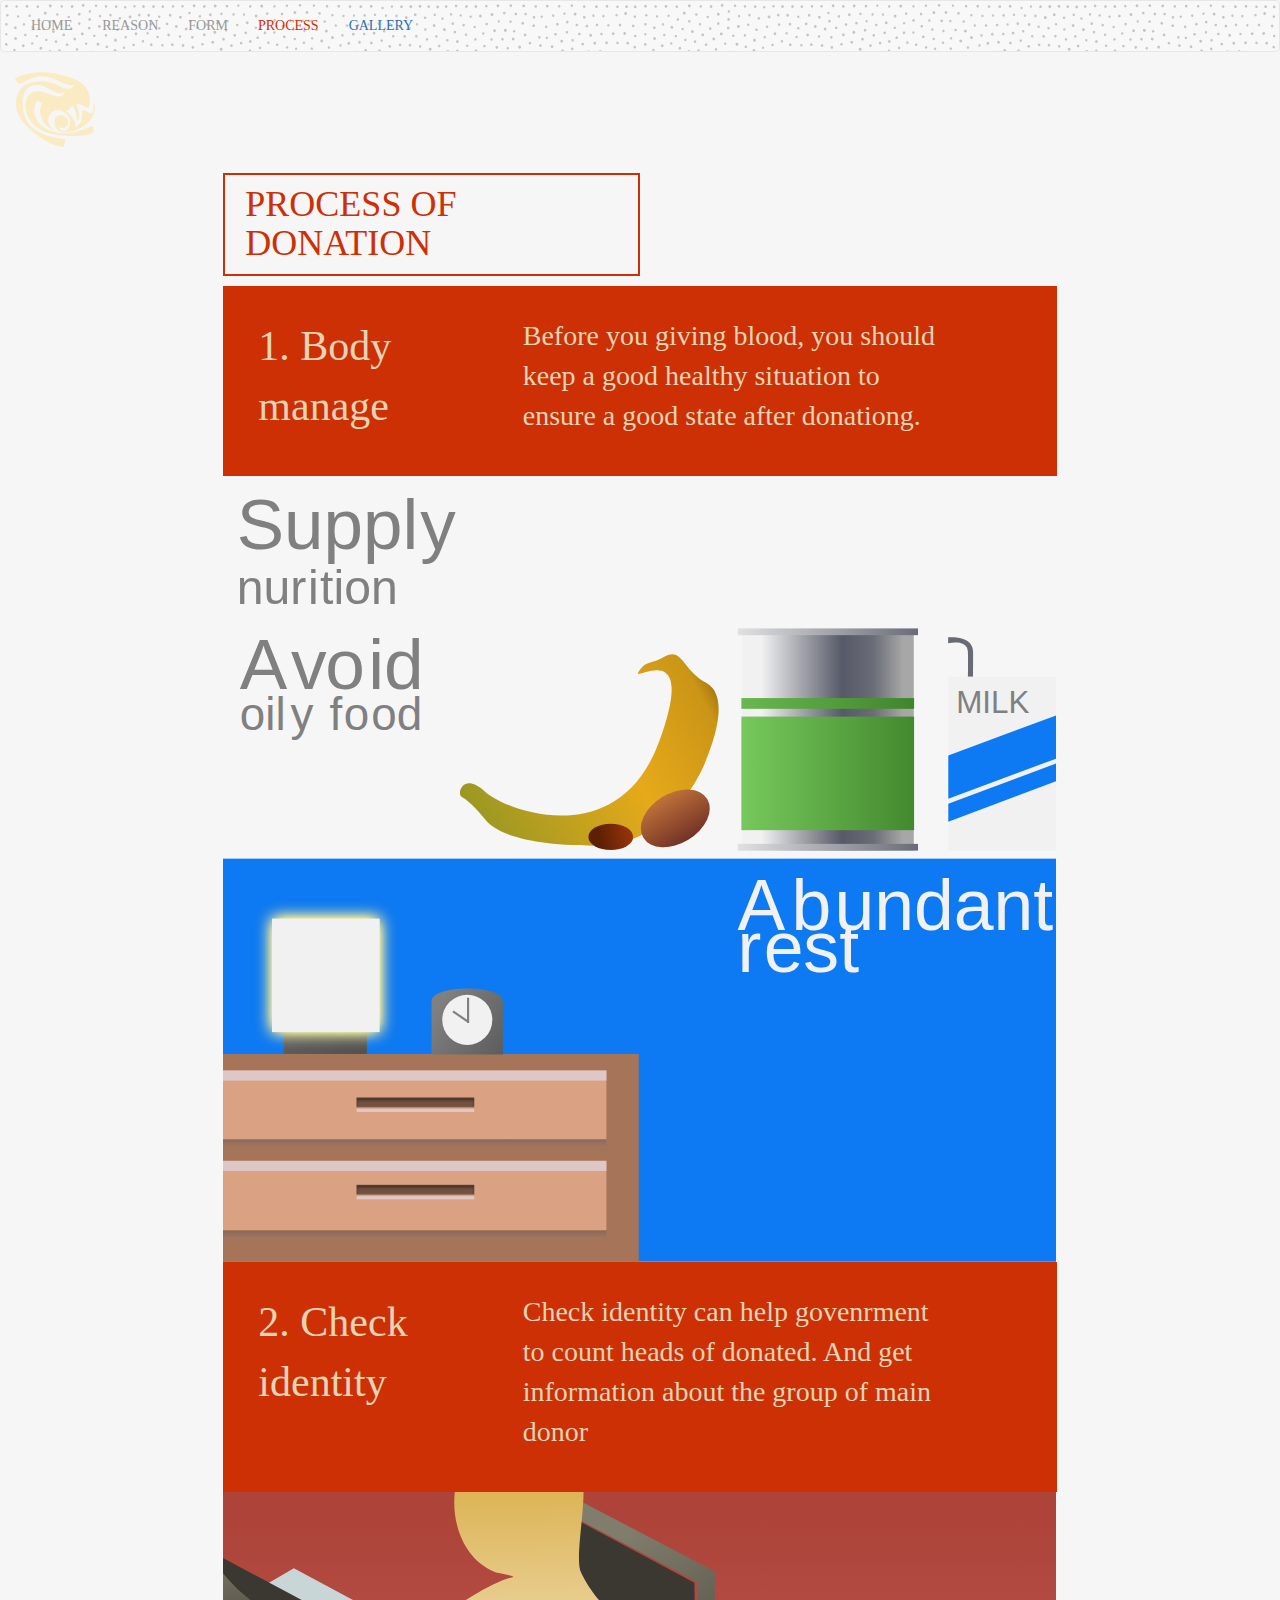
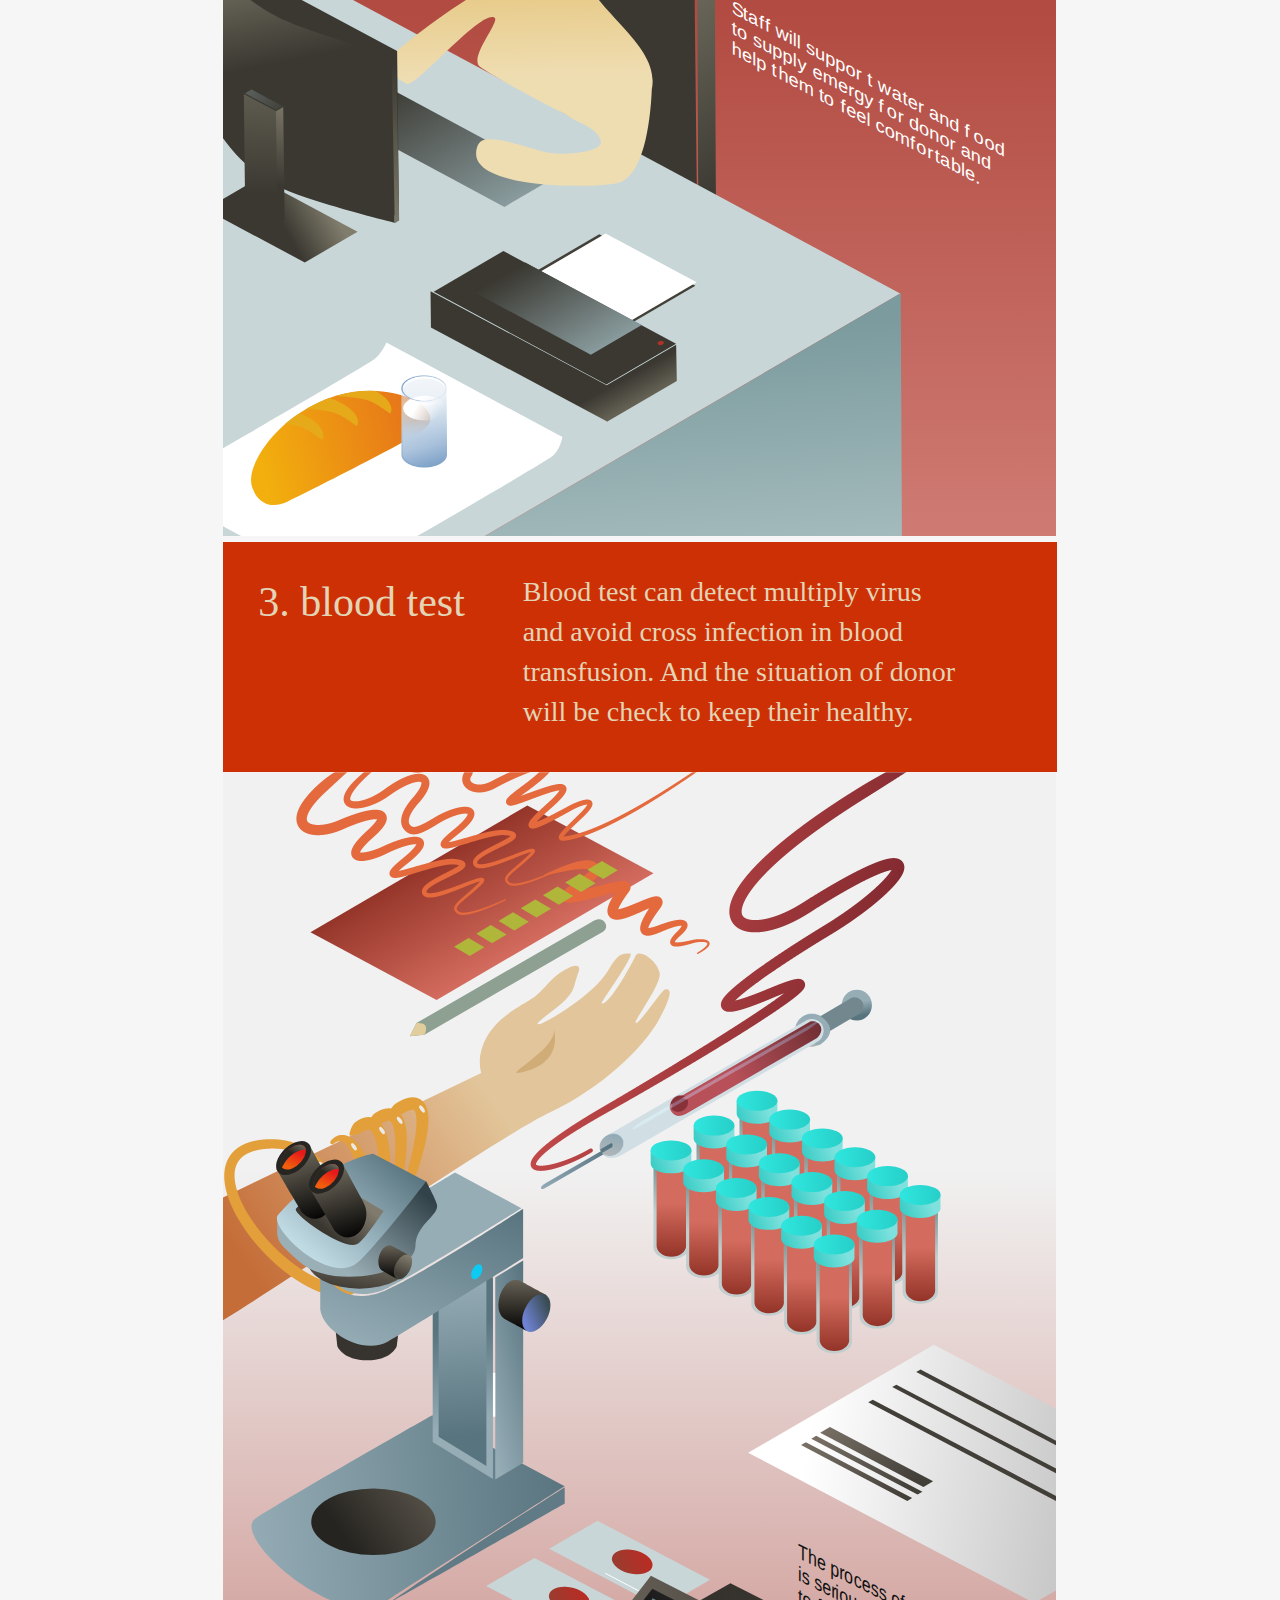
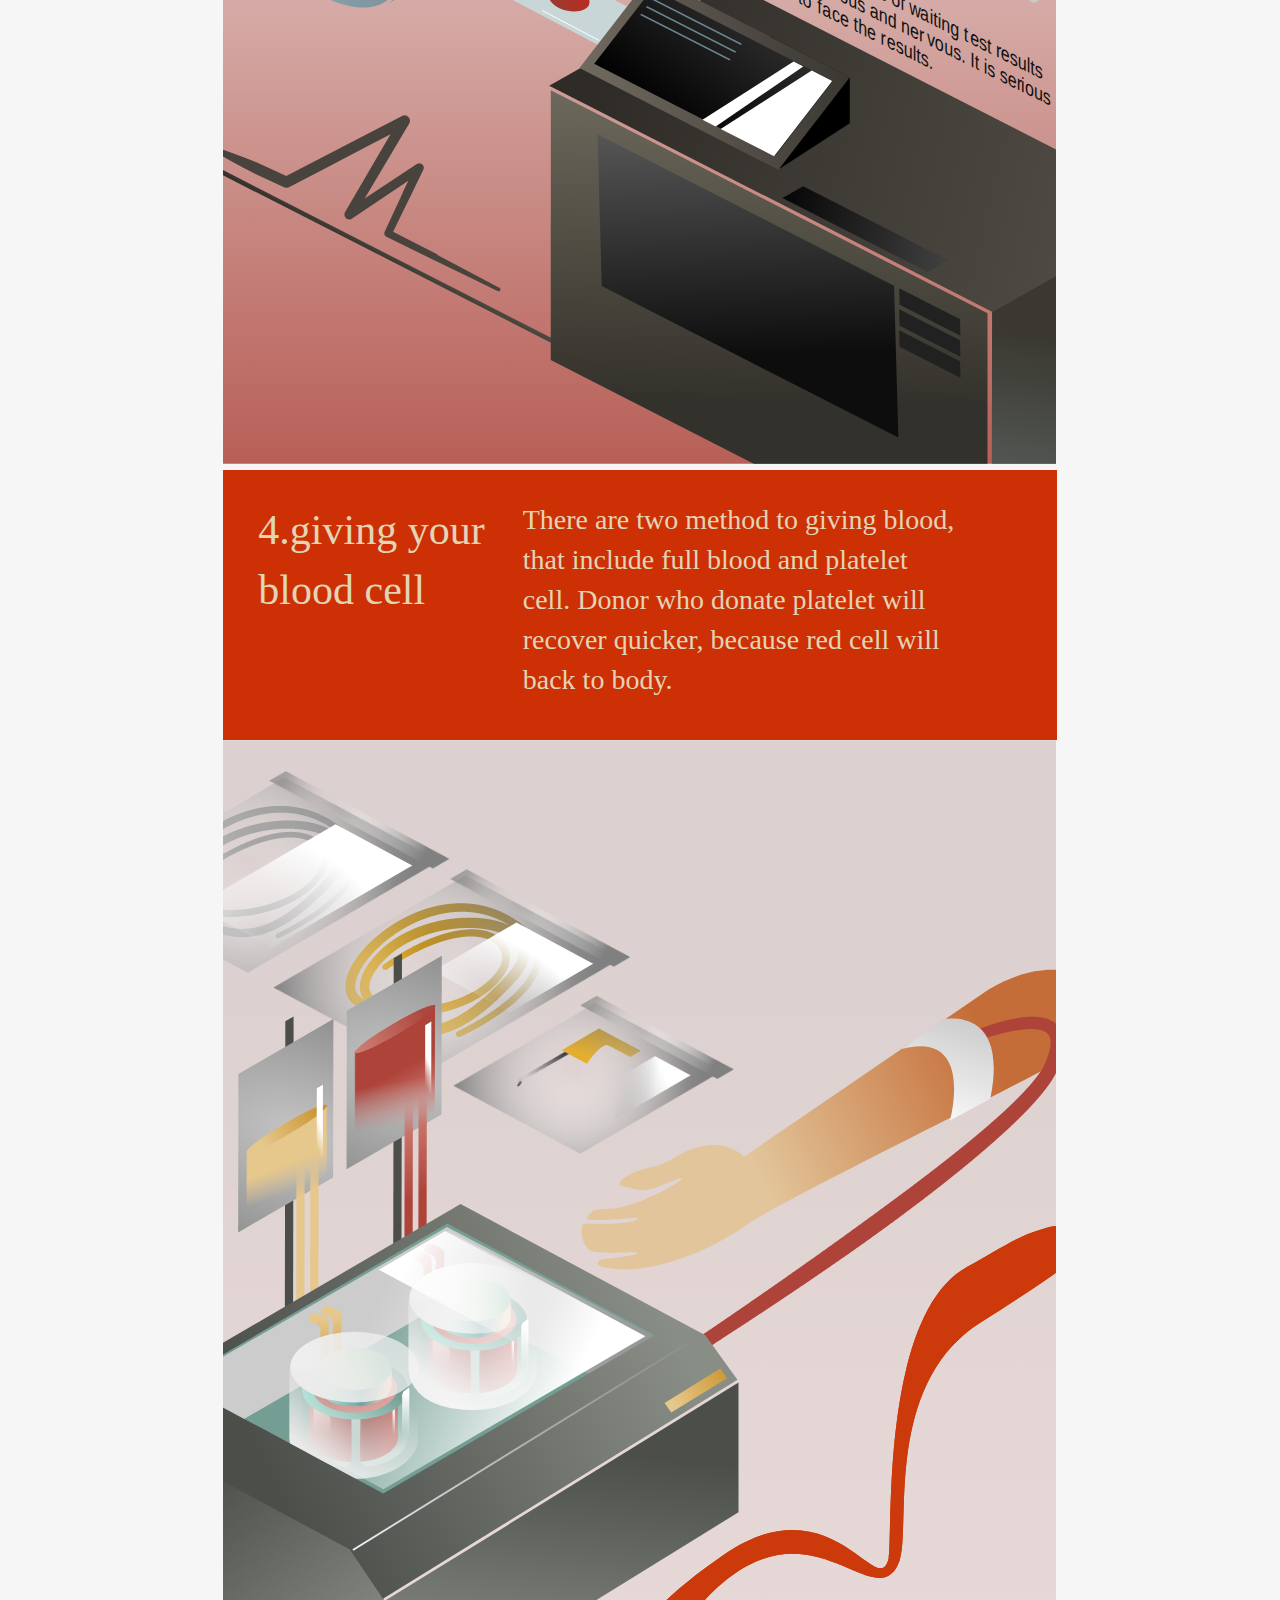
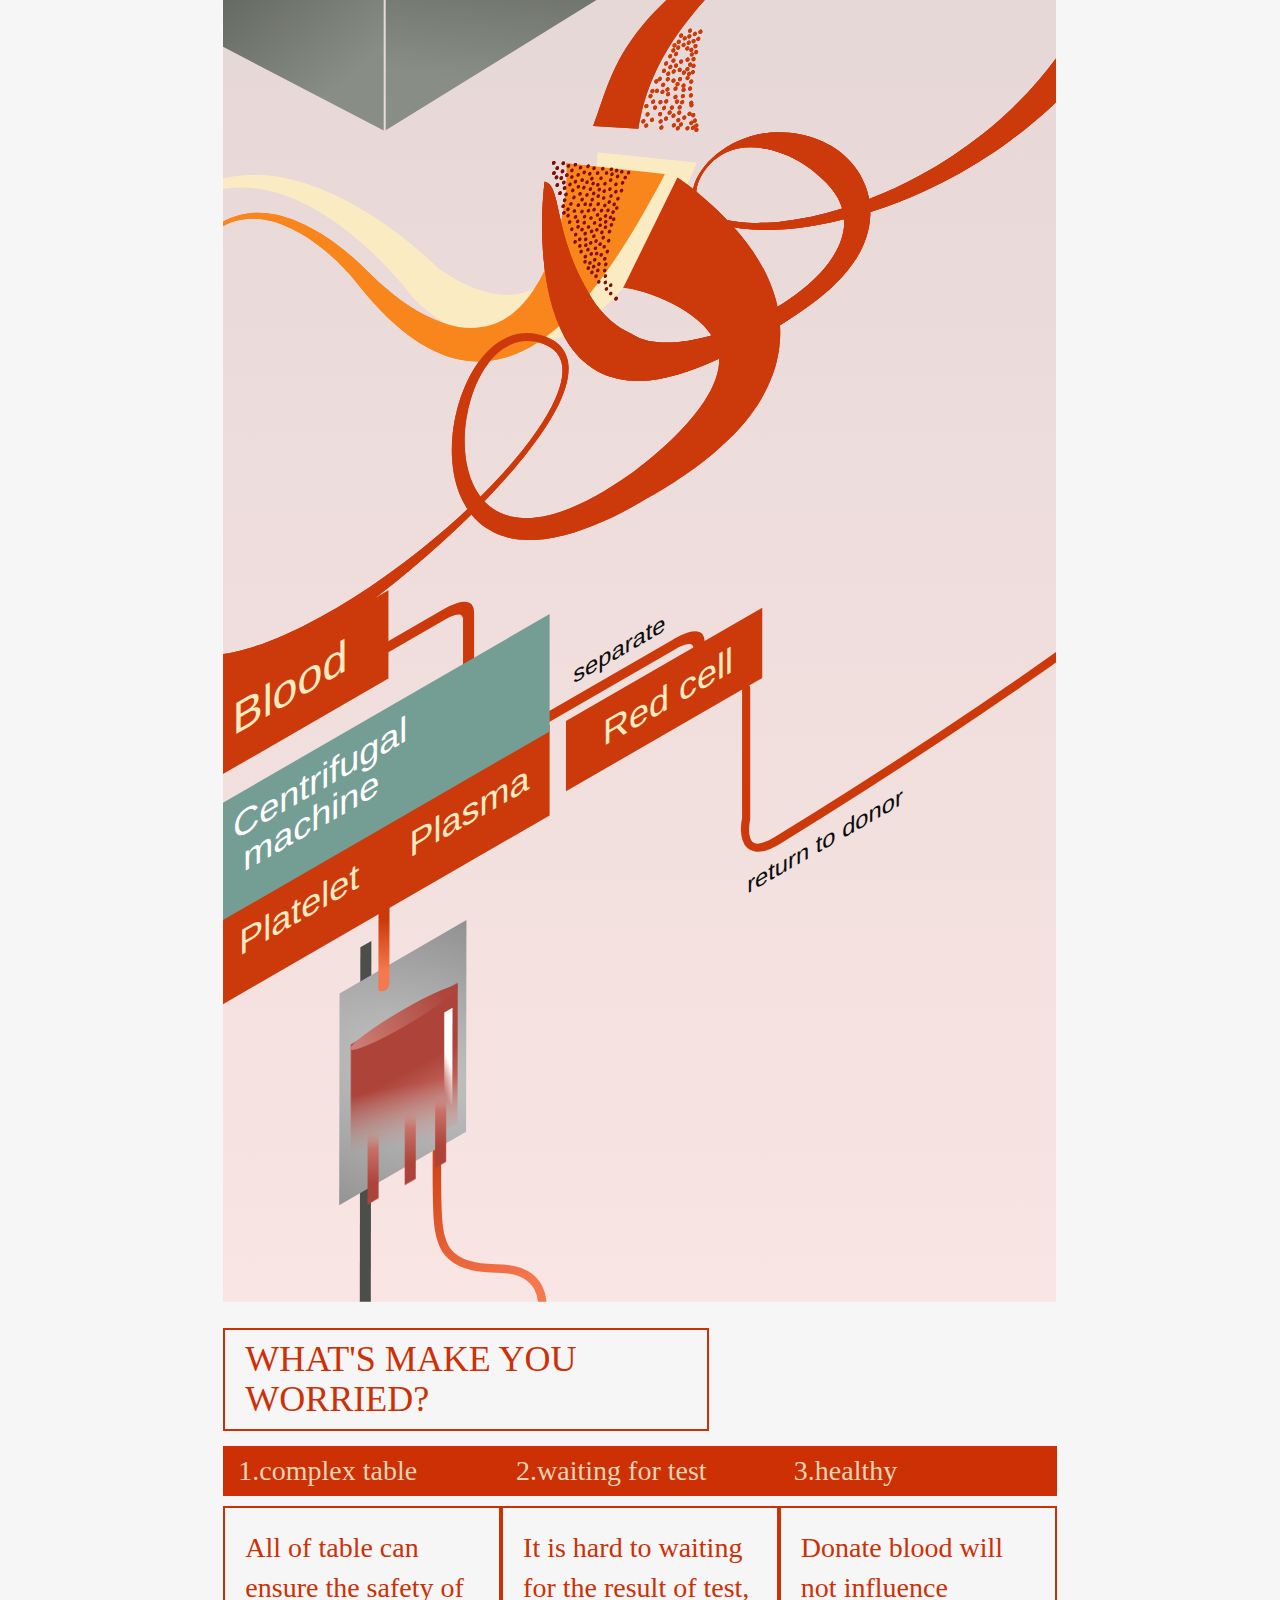
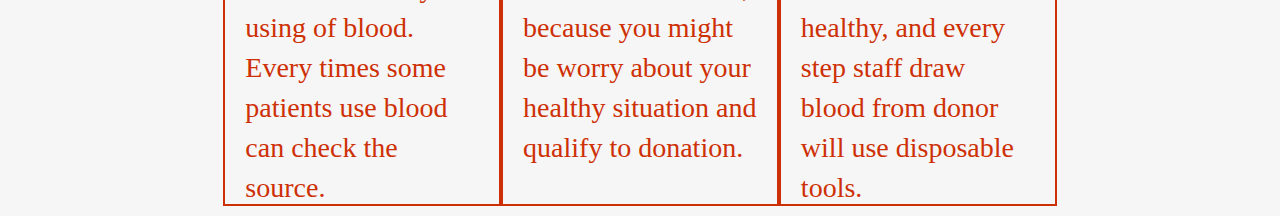
<file: pThree1.html>
<!DOCTYPE html>
	<html lang="en">
	<head>
		<meta charset="UTF-8">
		<title>PROCESS</title>
		<meta http-equiv="X-UA-Compatible" content="IE=edge">
		<meta name="viewport" content="width=device-width, initial-scale=1">
		<link href="css/bootstrap.css" rel="stylesheet">
		<script type="text/javascript" src="js/anime.js"></script>
		<script src="http://libs.baidu.com/jquery/2.1.4/jquery.min.js"></script>
		<script type="text/javascript" src="js/jquery.typetype.js"></script>
		<script type="text/javascript" src="js/pThree.js"></script>
		<script type="text/javascript" src="js/snap.svg-min.js"></script>
		<script type="text/javascript" src="js/jquery.easing.1.3.js"></script>
		<script src="js/bootstrap.min.js"></script>
			<link rel="stylesheet" type="text/css" href="css/pThree.css">
			<link rel="stylesheet" type="text/css" href="css/mainFont.css">
	</head>
	<body>
		<div id="pot2"></div>
		<nav id="Anav" class="navbar navbar-default" role="navigation">
				    
				    <div class="navbar-header">
				        <button id="navTog" type="button" class="navbar-toggle" data-toggle="collapse"
				                data-target="#example-navbar-collapse">
				            <span class="sr-only">切换导航</span>
				            <span class="icon-bar"></span>
				            <span class="icon-bar"></span>
				            <span class="icon-bar"></span>
				        </button>
				        
				    </div>
				    <div class="collapse navbar-collapse" id="example-navbar-collapse">
				        <ul class="nav navbar-nav">
				        	<li ><a href="index.html">HOME</a></li>
				            <li ><a href="pOne1.html">REASON</a></li>
				            <li ><a href="pTwo1.html">FORM</a></li>
				            <li class="active1"><a href="pThree1.html">PROCESS</a></li>
				           	<li>
						        <a href="gallery.html" >GALLERY </a>
						    </li>
				        </ul>
				    </div>
				    </div>
				</nav>
		<nav id="topNav" class="container-fluid">

			<div id="logo">
				
		
			</div>
			<embed  src="img/logo2.svg" width="80px" class="col-xs-pull-0 col-md-offset-0"></embed>
			
		</nav>
		<div  class="container-fluid">
			<div id="cen1" class="row">
				<div id="A1" class="col-xs-12 col-md-8 col-md-offset-2">
					<h1 class="col-xs-12 col-md-6">PROCESS OF DONATION</h1>
						<div class="col-xs-12">
							<div id="prepare">
								<div class="proStep col-xs-12">
									<p class="col-xs-12 col-md-4 pH">1. Body manage</p>
									<p class="col-xs-12 col-md-7">Before you giving blood, you should keep a good healthy situation to ensure a good state after donationg.</p>
								</div>
								<embed id="ill7" src="img/li8.svg"  class="col-xs-12 col-md-12"></embed>
							</div>
						
							<div id="process">
								<div class="proStep col-xs-12">
									<p class="col-xs-12 col-md-4 pH">2. Check identity</p>
									<p class="col-xs-12 col-md-7">Check identity can help govenrment to count heads of donated. And get information about the group of main donor </p>
								</div>
								<embed id="ill7" src="img/li7.svg" ></embed>
							</div>
							<div id="draw">
								<div class="proStep col-xs-12">
									<p class="col-xs-12 col-md-4 pH">3. blood test</p>
									<p class="col-xs-12 col-md-7">Blood test can detect multiply virus and avoid cross infection in blood transfusion. And the situation of donor will be check to keep their healthy.</p>
								</div>
								<embed id="ill5" src="img/ill5.svg" ></embed>
							</div>
							<div id="spe">
								<div class="proStep col-xs-12">
									<p class="col-xs-12 col-md-4 pH">4.giving your blood cell</p>
									<p class="col-xs-12 col-md-7">There are two method to giving blood, that include full blood and platelet cell. Donor who donate platelet will recover quicker, because red cell will back to body.</p>
								</div>
								<embed id="ill8" src="img/ill8.svg" ></embed>
							</div>
							

						</div>
					
				</div>
				<div id="A2" class="col-xs-12 col-md-8 col-md-offset-2">
					<h1 class="col-xs-12 col-md-7">WHAT'S MAKE YOU WORRIED?</h1>
					<div class="col-xs-12">
						
						<div class="col-xs-12 col-md-4 proStep2">
							<!-- <img src="img/ele15.png" class="img-responsive col-xs-12 col-md-7"> -->
							<p class="pH2 col-xs-12 ">1.complex table</p>
							<p class="pB col-xs-12 ">All of table can ensure the safety of using of blood. Every times some patients use blood can check the source.</p>
						</div>
						<div class="col-xs-12 col-md-4 proStep2">
							<p class="pH2 col-xs-12 ">2.waiting for test</p>
							<p class="pB col-xs-12 ">It is hard to waiting for the result of test, because you might be worry about your healthy situation and qualify to donation.</p>
						</div>
						<div class="col-xs-12 col-md-4 proStep2">
							<p class="pH2 col-xs-12 ">3.healthy</p>
							<p class="pB col-xs-12 ">Donate blood will not influence healthy, and every step staff draw blood from donor will use disposable tools.</p>
						</div>
					</div>
					<!-- <img src="img/dra7.png" class="col-xs-12 img-responsive"> -->
				</div>	<!-- A2 -->

				</div>
			</div>
		</div>
		
		

		
		
	</body>
	</html>
</file>
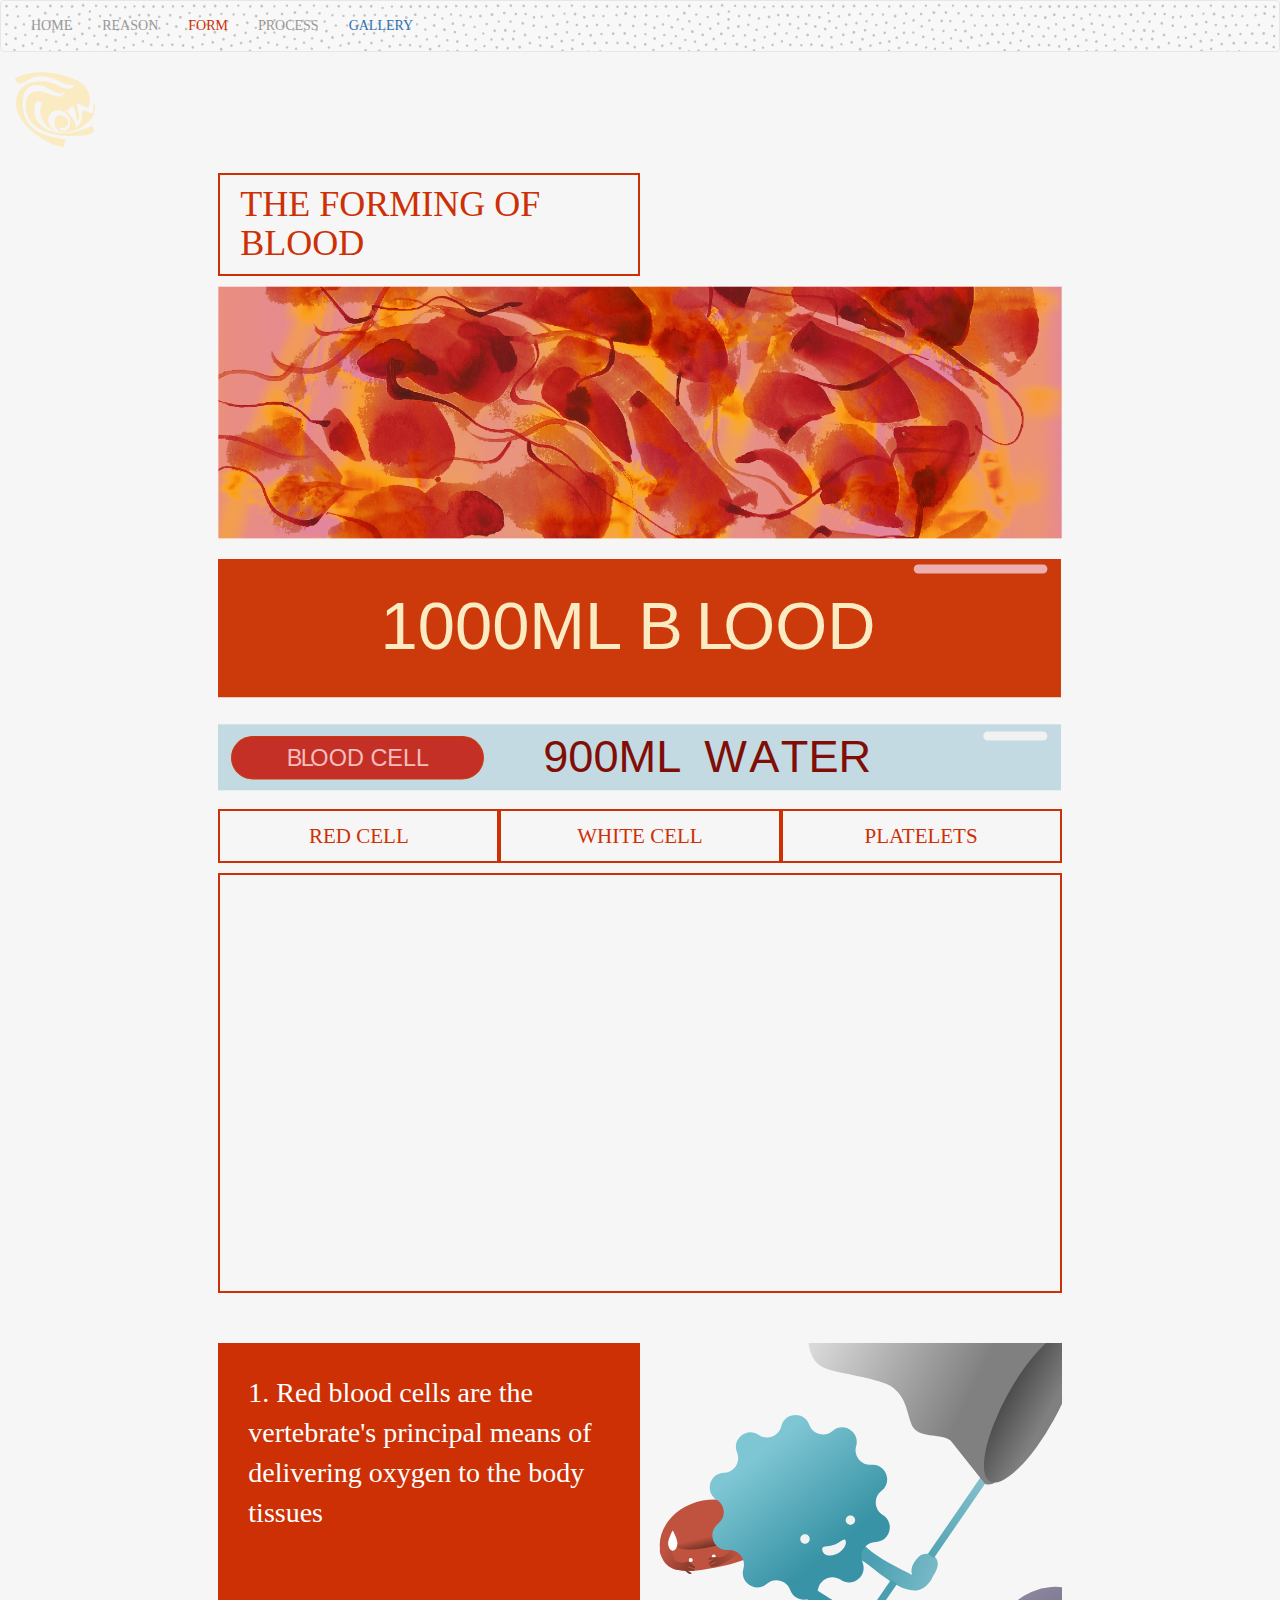
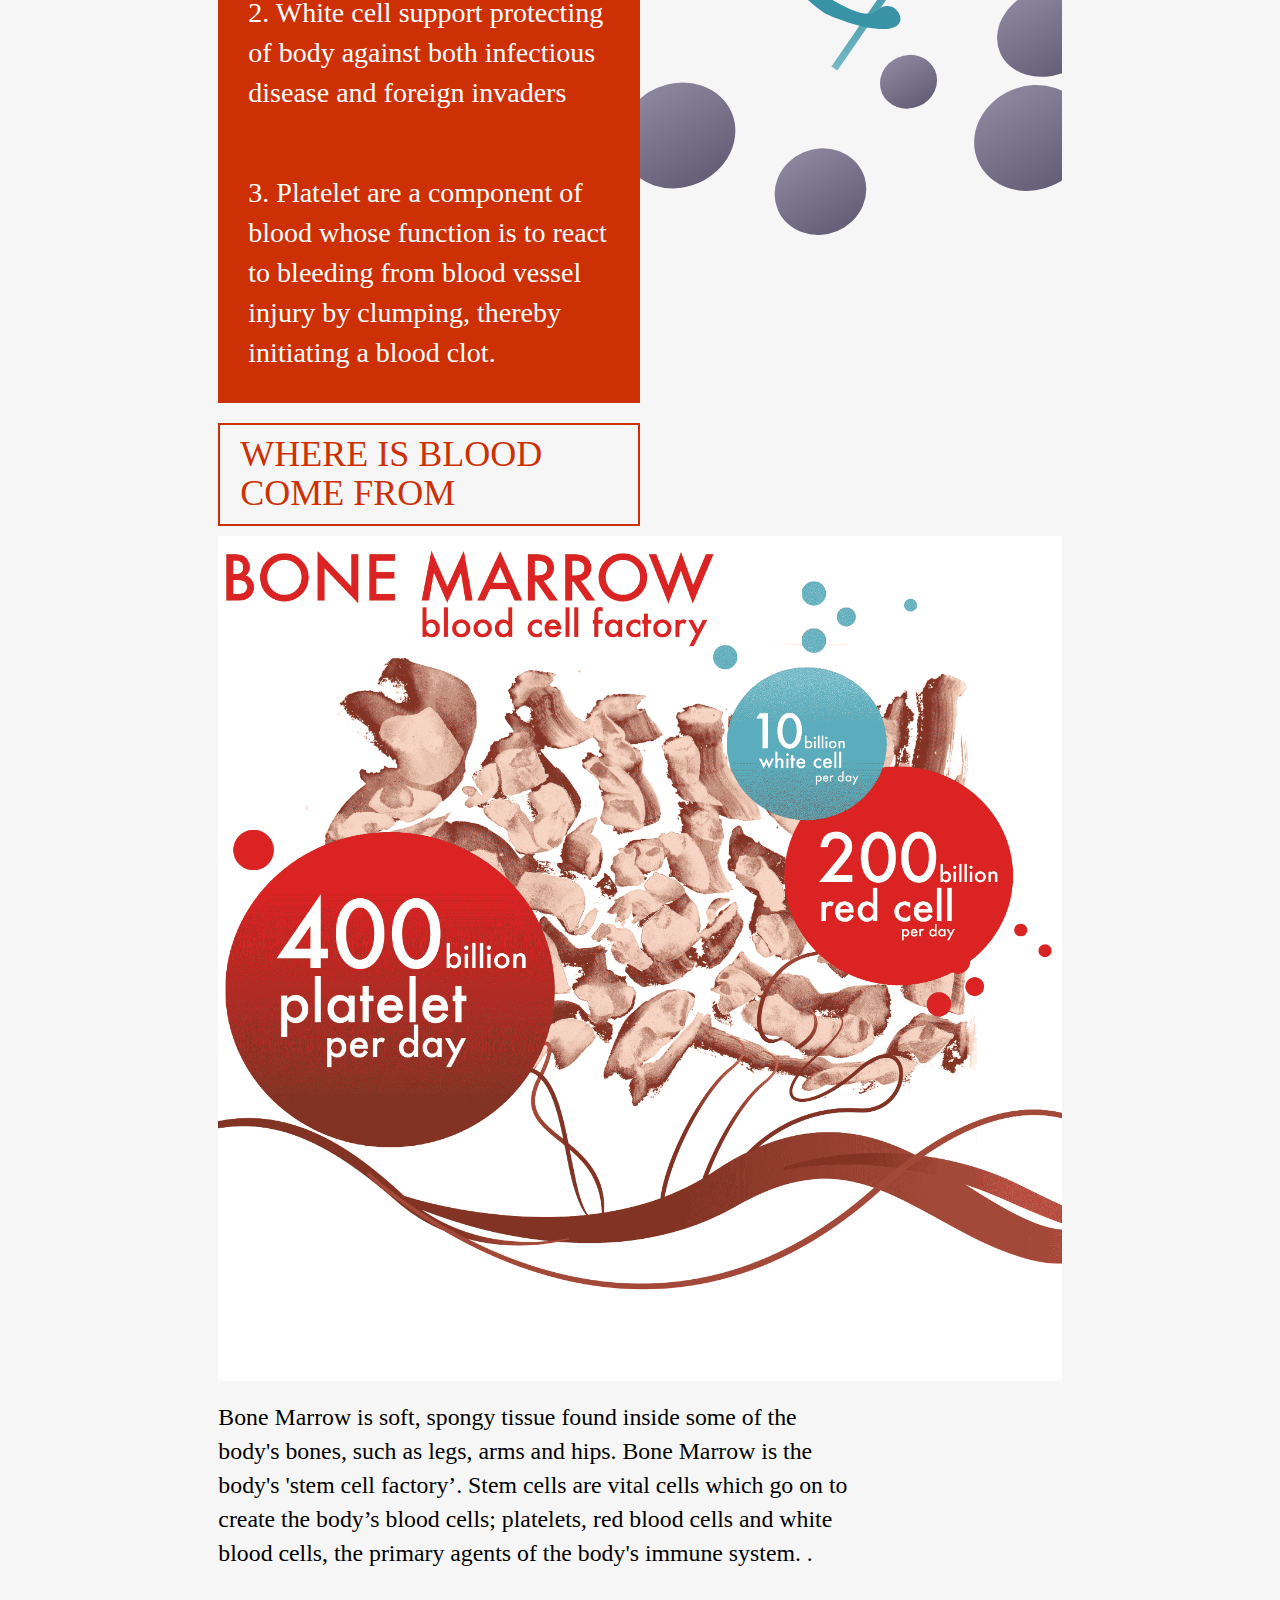
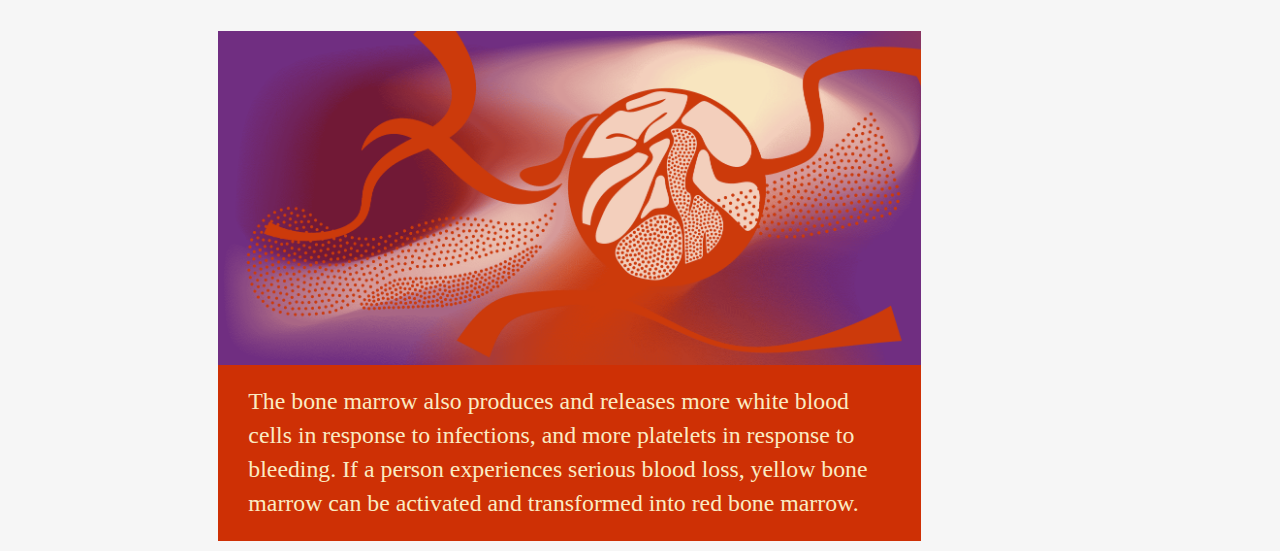
<file: pTwo1.html>
<!DOCTYPE html>
	<html lang="en">
	<head>
		<meta charset="UTF-8">
		<title>FORM</title>
		<meta http-equiv="X-UA-Compatible" content="IE=edge">
				    <meta name="viewport" content="width=device-width, initial-scale=1，user-scalable=no"">
		<link href="css/bootstrap.css" rel="stylesheet">
		<script type="text/javascript" src="js/anime.js"></script>
		<script src="http://libs.baidu.com/jquery/2.1.4/jquery.min.js"></script>
		<script type="text/javascript" src="js/jquery.typetype.js"></script>
		<script type="text/javascript" src="js/pTwo.js"></script>
		<script type="text/javascript" src="js/snap.svg-min.js"></script>
		<script type="text/javascript" src="js/jquery.easing.1.3.js"></script>
		<script src="js/bootstrap.min.js"></script>
			<link rel="stylesheet" type="text/css" href="css/pOne2.css">
			<link rel="stylesheet" type="text/css" href="css/mainFont.css">
	</head>
	<body>
		<div id="pot2"></div>
		
				<nav id="Anav" class="navbar navbar-default" role="navigation">
						    
						    <div class="navbar-header">
						        <button id="navTog" type="button" class="navbar-toggle" data-toggle="collapse"
						                data-target="#example-navbar-collapse">
						            <span class="sr-only">切换导航</span>
						            <span class="icon-bar"></span>
						            <span class="icon-bar"></span>
						            <span class="icon-bar"></span>
						        </button>
						        
						    </div>
						    <div class="collapse navbar-collapse" id="example-navbar-collapse">
						        <ul class="nav navbar-nav">
						        	<li ><a href="index.html">HOME</a></li>
						            <li ><a href="pOne1.html">REASON</a></li>
						            <li class="active1"><a href="pTwo1.html">FORM</a></li>
						            <li><a href="pThree1.html">PROCESS</a></li>
						            <li>
						        <a href="gallery.html" >GALLERY </a>
						    </li>
						        </ul>
						    </div>
						    </div>
						</nav>
				<nav id="topNav" class="container-fluid">

					<div id="logo">
						
				
					</div>
					<embed  src="img/logo2.svg" width="80px" class="col-xs-pull-0 col-md-offset-0"></embed>
					
				</nav>
			
		
		<div id="cenBlock" class="container-fluid">
			<div class="row">
				<div class="col-xs-12 col-md-8 col-md-offset-2 ">
					<h1 class="col-xs-12 col-md-6">THE FORMING OF BLOOD</h1>
					<img src="img/ele6.png" class="img-responsive">
					<embed id="text2" src="img/text2.svg"></embed>
					
					<div id="bloodCell" class="col-xs-12">
						<ul id="cellNav" class="col-xs-12">
							<li class="col-xs-12 col-md-4">RED CELL</li>
							<li class="col-xs-12 col-md-4">WHITE CELL</li>
							<li class="col-xs-12 col-md-4">PLATELETS</li>
						</ul>
						<div id="picPlay" class="col-xs-12">
							<svg id="cellSvg" height="100%" width="100%" data-name="图层 1" xmlns="http://www.w3.org/2000/svg" viewBox="0 0 611 330"><defs><style>.cls-1{fill:#cc3a0b;}.cls-2{fill:#f2f2f2;}.cls-3{fill:#800E07;}</style>
								<linearGradient id="_Linear1" x1="0" y1="0" x2="1" y2="0" gradientUnits="userSpaceOnUse" gradientTransform="matrix(3.55148e-15,-58,58,3.55148e-15,124,56)"><stop offset="0" style="stop-color:rgb(204,58,11);stop-opacity:1"/><stop offset="1" style="stop-color:rgb(246,120,79);stop-opacity:1"/></linearGradient>
								<linearGradient id="_Linear2" x1="0" y1="0" x2="1" y2="0" gradientUnits="userSpaceOnUse" gradientTransform="matrix(81,99,-99,81,64,31)"><stop offset="0" style="stop-color:rgb(127,198,212);stop-opacity:1"/><stop offset="1" style="stop-color:rgb(55,147,165);stop-opacity:1"/></linearGradient>
								<linearGradient id="_Linear3" x1="0" y1="0" x2="1" y2="0" gradientUnits="userSpaceOnUse" gradientTransform="matrix(19,-91,91,19,87.9997,121)"><stop offset="0" style="stop-color:rgb(128,14,7);stop-opacity:1"/><stop offset="1" style="stop-color:rgb(242,32,19);stop-opacity:1"/></linearGradient>
								<g id="cell1">
								    <path d="M194.402,35.885C194.402,71.49 150.853,100.337 97.201,100.337C43.548,100.337 0,71.49 0,35.885C0,0.279 43.548,0.001 97.201,0.001C150.853,0.001 194.402,0.279 194.402,35.885" style="fill:url(#_Linear1);fill-rule:nonzero;"/>
								    <path d="M142.841,26.478C142.841,31.843 123.679,36.233 99.988,36.233C76.298,36.233 57.136,31.843 57.136,26.478C57.136,21.113 76.646,26.478 100.337,26.478C124.028,26.478 142.841,21.113 142.841,26.478" style="fill:rgb(242,242,242);fill-rule:nonzero;"/>
								</g>

								<g id="cell2">
									<g>
									<path style="fill:url(#_Linear2);fill-rule:nonzero;"  d="M138.4,174.4h0a15.4,15.4,0,0,0-23.8,9.2h0c-3.5,15-24.4,16.1-29.6,1.6h0a15.4,15.4,0,0,0-24.6-6.5h0c-11.7,10-29.2-1.3-24.9-16.1h0a15.4,15.4,0,0,0-16.1-19.8h0C4.2,144.1-3.4,124.6,8.8,115.2h0A15.4,15.4,0,0,0,7.4,89.8h0C-5.7,81.8-.3,61.6,15,61.1h0A15.4,15.4,0,0,0,28.9,39.7h0c-5.9-14.2,10.3-27.4,23-18.7h0a15.4,15.4,0,0,0,23.8-9.2h0c3.5-15,24.4-16.1,29.6-1.6h0a15.4,15.4,0,0,0,24.6,6.5h0c11.7-10,29.2,1.3,24.9,16.1h0a15.4,15.4,0,0,0,16.1,19.8h0c15.3-1.3,22.9,18.2,10.7,27.6h0a15.4,15.4,0,0,0,1.4,25.4h0c13.2,8,7.8,28.2-7.6,28.6h0a15.4,15.4,0,0,0-13.8,21.4h0C167.3,169.9,151.1,183.1,138.4,174.4Z"/><path class="cls-2" d="M143.8,133.6c.7,5.2-4.3,11.5-11.2,14s-13,.4-13.7-4.9,5.6-2.9,12.4-5.5S143.1,128.4,143.8,133.6Z"/><circle class="cls-2" cx="100.6" cy="131.2" r="5"/><circle class="cls-2" cx="148.6" cy="111.2" r="5"/></g>
								</g>
								<g id="cell3" transform="matrix(1,0,0,0.759434,5.00028,3.17481)">
								            <path d="M180.734,59.63C188.499,97.452 147.894,87.856 98.344,98.028C48.794,108.201 9.062,134.29 1.297,96.467C-6.467,58.645 21.126,12.176 70.676,2.004C120.226,-8.168 172.969,21.808 180.734,59.63" style="fill:url(#_Linear3);fill-rule:nonzero;"/>
								            <path d="M57.656,75.243C57.656,77.041 56.199,78.498 54.401,78.498C52.603,78.498 51.146,77.041 51.146,75.243C51.146,73.445 52.603,71.988 54.401,71.988C56.199,71.988 57.656,73.445 57.656,75.243" style="fill:white;fill-rule:nonzero;"/>
								            <path d="M112.992,60.595C112.992,62.393 111.535,63.85 109.737,63.85C107.939,63.85 106.482,62.393 106.482,60.595C106.482,58.797 107.939,57.34 109.737,57.34C111.535,57.34 112.992,58.797 112.992,60.595" style="fill:white;fill-rule:nonzero;"/>
								            <path d="M70.235,78.533C70.286,78.723 70.321,78.913 70.379,79.103C72.944,87.47 81.806,92.174 90.173,89.609C98.541,87.044 103.244,78.182 100.679,69.814C100.621,69.625 100.544,69.448 100.478,69.262L70.235,78.533Z" style="fill:white;fill-rule:nonzero;"/>
								        </g>
							</defs>
							<title>cell</title>
								
							</svg>
						</div>
						
						<div id="cellInfo" class="col-xs-12 ">
							<div id="cellLeft" class="col-xs-12 col-md-6">
								<p id="cp1" class="col-xs-12 cp">1. Red blood cells are the vertebrate's principal means of delivering oxygen to the body tissues
								</p>
								<p id="cp2" class="col-xs-12 cp">
								2. White cell support protecting of body against both infectious disease and foreign invaders
								</p>
								<p id="cp3" class="col-xs-12 cp">
								3. Platelet are a component of blood whose function is to react to bleeding from blood vessel injury by clumping, thereby initiating a blood clot.
								</p>
							</div>
							
							<div id="picPlay2" class="col-xs-12 col-md-6 col-md-offset-1">
								
								<img src="img/cell5.svg" class="img-responsive">
							</div>
						</div>
					</div>
				</div>

			</div>
			<div class="row">
				<div id="bone" class="col-xs-12 col-md-8 col-md-offset-2">
					<h1 class="col-xs-12 col-md-6">WHERE IS BLOOD COME FROM</h1>
						<img src="img/dra4+.png" class="img-responsive">
					<p id="tTop" class="col-xs-12 col-md-9">
						
					Bone Marrow is soft, spongy tissue found inside some of the body's bones, such as legs, arms and hips. Bone Marrow is the body's 'stem cell factory’. Stem cells are vital cells which go on to create the body’s blood cells; platelets, red blood cells and white blood cells, the primary agents of the body's immune system.  .</p>
					<img src="img/ele14+.png" class="col-xs-12 col-md-10 img-responsive">
					<p id="tBottom" class="col-xs-12 col-md-10">

The bone marrow also produces and releases more white blood cells in response to infections, and more platelets in response to bleeding. If a person experiences serious blood loss, yellow bone marrow can be activated and transformed into red bone marrow.</p>
				
				</div>
				
			</div>
		</div>	

		
		
	</body>
	</html>
</file>
<file: css/main.css>
.hoverColor:hover {
  box-shadow: 0px 20px 5px rgba(0, 0, 0, 0.8) inset;
}
.font-face {
  font-family: "Futura";
  src: url(../font/Futura.ttc);
}
body {
  height: 1000px;
  margin-right: 0px;
  margin-left: 0em;
  font-family: "Futura";
  src: url(../font/Futura.ttc);
  background-color: #F6F6F6;
}
#pot {
  position: fixed;
  z-index: 2;
  top: 0;
}
#navC1 {
  padding: 0 100px;
  margin-top: 50px;
}
#topMainImg {
  background-color: #CE3005;
  background-image: url(../img/li5+.svg);
  background-position: 0px 0px;
  background-size: cover;
  background-repeat: no-repeat;
  height: 600px;
  position: relative;
}
#topMainImg #logo {
  font-family: "Futura";
  font-size: 2em;
  color: #F6F6F6;
  float: right;
  padding: 20px;
  text-align: center;
}
#topMainImg #logo ul {
  display: inline-block;
}
#topMainImg #logo ul .topNav {
  display: inline-block;
}
#topMainImg #slogen {
  font-family: "Futura";
  font-size: 5em;
  clear: both;
  color: #F6F6F6;
  text-align: center;
  transform: translateY(-120px);
  z-index: 99;
}
.Acontainer {
  padding: 0 100px;
  position: relative;
  width: 80%;
  float: left;
  clear: both;
}
.Acontainer ul {
  padding: 0px;
  width: 100%;
  list-style: none;
  position: relative;
}
.Acontainer ul #start {
  display: block;
  float: left;
  font-size: 1.5em;
  padding: 5px 0px;
  text-align: right;
  width: 25%;
  height: 145px;
  background-color: #CE3005;
  background-image: url(../img/li2.svg);
  background-position: bottom;
  background-size: 100%;
  background-repeat: no-repeat;
  z-index: 99;
  position: absolute;
  top: -60px;
  transition: all 1s linear;
}
.Acontainer ul #start #startP {
  color: #F6F6F6;
  padding-left: 20px;
  float: right;
  -webkit-animation-name: flash;
  -webkit-animation-duration: 2000ms;
  -webkit-animation-iteration-count: infinite;
  /*无限循环*/
  -webkit-animation-timing-function: linear;
}
@-webkit-keyframes flash {
  0% {
    color: #E2D4B5;
  }
  50% {
    color: #CE3005;
  }
  100% {
    color: #E2D4B5;
  }
}
.Acontainer ul #start #icon {
  clear: both;
  width: 30%;
  height: 50px;
  transition: transform 0.2s linear, background 2s ease;
}
.Acontainer ul #start #icon div {
  width: 50%;
  height: 5px;
  margin-top: 10px;
  background-color: #CE3005;
}
.Acontainer ul #start:hover #icon {
  transform: rotate(90deg) scaleX(0.5);
  margin-top: 50px;
}
.Acontainer ul #start:hover #icon div {
  background-color: #E2D4B5;
}
.Acontainer ul #subNav {
  position: absolute;
  left: 100%;
  top: 16%;
}
.Acontainer ul #subNav .flowli {
  z-index: 99;
  text-align: right;
  padding: 0px;
  height: 120px;
  width: 0;
  float: left;
  position: absolute;
  top: 2px;
  box-shadow: 0px 20px 5px rgba(0, 0, 0, 0.5) inset;
  cursor: pointer;
}
.Acontainer ul #subNav .flowli:hover a {
  color: #F6F6F6;
  font-size: 4em;
  padding-right: 10px;
}
.Acontainer ul #subNav .flowli a {
  text-decoration: none;
  color: #F6F6F6;
  font-size: 4em;
  display: none;
  width: 100%;
  height: 100%;
}
.Acontainer ul #subNav .flowli h5 {
  font-size: 30px;
  color: #F6F6F6;
  position: absolute;
  top: 50%;
  right: 5%;
  display: none;
}
.Acontainer ul #subNav #flow1 {
  box-shadow: 0px 20px 5px rgba(0, 0, 0, 0.5) inset;
  z-index: 13;
  background-image: url('../img/ele8.png');
  background-size: cover;
}
.Acontainer ul #subNav #flow1:hover {
  box-shadow: 0px 20px 5px rgba(0, 0, 0, 0.8) inset;
}
.Acontainer ul #subNav #flow2 {
  z-index: 12;
  background-image: url('../img/ele7.png');
  background-size: cover;
}
.Acontainer ul #subNav #flow2:hover {
  box-shadow: 0px 20px 5px rgba(0, 0, 0, 0.8) inset;
}
.Acontainer ul #subNav #flow3 {
  background-image: url('../img/ele9.png');
  background-size: cover;
  background-position: right 0px;
  background-repeat: repeat-y;
  z-index: 11;
}
.Acontainer ul #subNav #flow3:hover {
  box-shadow: 0px 20px 5px rgba(0, 0, 0, 0.8) inset;
}
.Acontainer ul #subNav #flow4 {
  background-color: #B23733;
  background-image: url('../img/ele17.png');
  background-size: 65%;
  background-position: right 10px;
  background-repeat: repeat-y;
  z-index: 10;
}
.Acontainer ul #subNav #flow4:hover {
  box-shadow: 0px 20px 5px rgba(0, 0, 0, 0.8) inset;
}
.Acontainer ul #subNav #box {
  position: absolute;
  top: 122px;
  border-top: 5px solid #F6F6F6;
}
.Acontainer ul #subNav #box .row {
  padding: 20px;
}
.Acontainer ul #subNav #box .row1 {
  padding: 10px;
  position: relative;
}
.Acontainer ul #subNav #box .row1 a {
  margin: 30px;
}
.Acontainer ul #subNav #box .row2 {
  padding: 10px;
  padding-top: 20px;
}
.Acontainer ul #subNav #box .pTitle {
  float: right;
  font-size: 1.5em;
}
.Acontainer ul #subNav #box .bgShow {
  padding: 0;
  margin: 0;
  width: 100%;
  overflow: hidden;
  position: absolute;
}
.Acontainer ul #subNav #box #flow1c .row1 {
  background: no-repeat #CE3005;
  background-image: url('../img/dot2.svg');
  background-position: 300px -150px;
}
.Acontainer ul #subNav #box #flow1c .row2 {
  background: no-repeat #9E3C35;
}
.Acontainer ul #subNav #box #flow1c #myCarousel {
  background-color: none;
}
.Acontainer ul #subNav #box #flow2c .row1 {
  position: relative;
  background: no-repeat;
  background-image: url('../img/dot2.svg');
  background-position: 300px -150px;
  background-color: #CD6000;
}
.Acontainer ul #subNav #box #flow2c .row1 img {
  padding: 10px;
  z-index: -2;
  cursor: pointer;
}
.Acontainer ul #subNav #box #flow2c .row1 .boxIn {
  background-color: rgba(232, 239, 239, 0.9);
}
.Acontainer ul #subNav #box #flow2c .row1 #paopaoButton {
  position: relative;
}
.Acontainer ul #subNav #box #flow2c .row1 #paopaoButton:hover:before {
  position: absolute;
  display: block;
  background-color: #F6F6F6;
  padding: 10px;
  top: 0;
  left: 0;
  width: 100%;
  height: 100%;
  z-index: 99;
  content: 'MAKE BLOOD CELL';
}
.Acontainer ul #subNav #box #flow2c .row1 #paopao {
  position: absolute;
  bottom: 0px;
  width: 100%;
  z-index: 0;
  text-align: left;
}
.Acontainer ul #subNav #box #flow3c .row1 {
  background: no-repeat #4492C6;
  background-image: url('../img/dot2.svg');
  background-position: 300px -150px;
}
.Acontainer ul #subNav #box #flow3c .row2 {
  background-color: #205E99;
}
.Acontainer ul #subNav #box #flow4c .pTitle {
  border: 2px solid #B23733;
  color: #B23733;
}
.Acontainer ul #subNav #box #flow4c h1 {
  color: #B23733;
  border: #B23733;
}
.Acontainer ul #subNav #box #flow4c a {
  background-color: #B23733;
  border: none;
  color: #E2D4B5;
}
.Acontainer ul #subNav #box #flow4c a:hover {
  background-color: #E2D4B5;
  color: #B23733;
}
.Acontainer ul #subNav #box #flow4c .row1 {
  overflow: hidden;
  background: no-repeat #E2DEDC;
  background-image: url('../img/dot2.svg');
  background-position: 300px -150px;
  color: #B23733;
  height: 1000px;
}
.Acontainer ul #subNav #box #flow4c #textArea {
  padding: 0;
  margin: 0;
  width: 100%;
  height: 1000px;
  overflow: hidden;
  position: absolute;
}
.Acontainer ul #subNav #box #flow4c #textArea p {
  position: absolute;
  border: none;
  color: #F6F6F6;
}
.Acontainer ul #subNav #box .boxContent {
  width: 100%;
  display: none;
  float: left;
  padding: 20px;
  padding-top: 2px;
  padding-bottom: 50px;
  color: #F6F6F6;
}
.Acontainer ul #subNav #box .boxContent h1 {
  font-size: 1.3em;
  padding: 10px 30px;
  text-align: left;
  border: 0px solid #F6F6F6;
  margin-left: 0px;
}
.Acontainer ul #subNav #box .boxContent p {
  clear: both;
  font-size: 2em;
  margin-top: 20px;
  text-align: center;
  border: 3px solid #F6F6F6;
}
.Acontainer ul #subNav #box .boxContent .boxIn {
  overflow: hidden;
  background-color: #D6D5D4;
  clear: both;
  padding: 0px;
  float: left;
}
.Acontainer ul #subNav #box .boxContent .boxIn img {
  width: 100%;
}
.Acontainer ul #subNav #box .boxContent .boxWord {
  text-align: right;
  display: block;
  transform: translateY(0px);
  padding: 20px 50px;
  padding-bottom: 10px;
}
.Acontainer ul #subNav #box .boxContent .boxWord a {
  text-align: center;
  padding: 10px 20px;
  border: 1px solid #F6F6F6;
  display: block;
  margin: 20px 0px;
  color: #F6F6F6;
  transition: 0.5s;
}
.Acontainer ul #subNav #box .boxContent .boxWord a:hover {
  background-color: #F6F6F6;
  color: #999999;
  text-decoration: none;
}
#blood {
  width: 1%;
  height: 0px;
  background-color: #CE3005;
  float: left;
  position: absolute;
  left: 22%;
  border-radius: 45px;
  transition: 0.6s;
}
</file>
<file: css/mainFont.css>
.hoverColor:hover {
  box-shadow: 0px 20px 5px rgba(0, 0, 0, 0.8) inset;
}
.font-face {
  font-family: "Futura";
  src: url(font/Futura.ttc);
}
body {
  padding: 0px;
  margin-left: 0em;
  background-color: #F6F6F6;
  font-family: "Futura";
  src: url(font/Futura.ttc);
  height: 1500px;
  color: #F6F6F6;
}
#Anav {
  background-image: url('../img/body-02.svg');
  -webkit-background-size: 50%;
  background-size: 50%;
  background-repeat: ;
}
#Anav li a {
  color: #999999;
}
#Anav li a:hover {
  color: #B23733;
}
#Anav .active1 a {
  color: #CE3005;
}
#Anav .icon-bar {
  border: 2px solid #E2D4B5;
}
#Anav #navTog:hover {
  background-color: #E2D4B5;
  border: 1px solid #CE3005;
}
#Anav #navTog:hover .icon-bar {
  border: 2px solid #CE3005;
}
#Anav li:last-child a {
  color: #2A6FB1;
}
</file>
<file: css/gallery.css>
body {
  background-color: #B23733;
  background-image: url(../img/gal1.png);
  -webkit-background-size: 100%;
  background-size: 100%;
  background-position: auto 0;
}
#cenBlock {
  position: relative;
  color: #F6F6F6;
}
#cenBlock h1 {
  padding: 10px 20px;
  border: 2px solid #F6F6F6;
  color: #F6F6F6;
}
#cenBlock .cenContent {
  overflow: hidden;
}
#cenBlock .cenContent .buttonA {
  padding: 10px 20px;
  color: #F6F6F6;
  font-size: 2em;
  border: 2px solid #F6F6F6;
  text-decoration: none;
}
#cenBlock .cenContent .buttonA:hover {
  background-color: #F6F6F6;
  color: #B23733;
}
#cenBlock #textArea {
  padding: 0;
  margin: 0;
  width: 100%;
  height: 800px;
  overflow: hidden;
}
#cenBlock #textArea p {
  position: absolute;
  border: none;
  color: #F6F6F6;
}
#cenBlock #count {
  font-size: 3em;
}
#cenBlock #count #span1 {
  font-size: 3em;
}
#row3 {
  background-color: #B23733;
  background-image: url(../img/draMax3.png);
  background-size: 50%;
  background-position: auto 00px;
  padding: 0;
}
#row3 div {
  height: 1000px;
}
#row3 h1 {
  padding: 10px 20px;
  border: 2px solid #CE3005;
  color: #CE3005;
}
#row3 p {
  padding: 10px 20px;
  font-size: 1.5em;
  border: 2px solid #CE3005;
  color: #CE3005;
}
#row3 p:hover {
  background-color: #CE3005;
  color: #F6F6F6;
}
#row3 img {
  padding: 0;
  margin-bottom: 10px;
}
</file>
<file: css/pOne.css>
body {
  padding: 0;
  margin: 0;
}
#navTog:hover {
  background-color: #E2D4B5;
  border: 1px solid #CE3005;
}
#navTog:hover .icon-bar {
  border: 2px solid #CE3005;
}
#navButton {
  padding: 0px;
  z-index: 99;
  color: #CE3005;
  padding: 10px 20px;
  border: 2px solid #CE3005;
  position: relative;
}
#navButton:hover:before {
  display: block;
  content: 'HOLD TO TRY';
  background-color: #CE3005;
  padding: 10px 20px;
  color: #F6F6F6;
  height: 100%;
  width: 100%;
  position: absolute;
  left: 0;
  top: 0;
}
#svg {
  z-index: -1;
}
#aniContain {
  padding: 0;
}
#aniContain #replace1 {
  height: 130px;
}
#centerBlock {
  position: relative;
  top: 0px;
  padding: 0;
}
#centerBlock h1 {
  color: #CE3005;
  border: 2px solid #CE3005;
  padding: 10px 20px;
}
#centerBlock p {
  color: #CE3005;
}
#centerBlock #cenContent1 {
  padding: 0;
}
#centerBlock #cenContent2 #img1 {
  position: absolute;
  top: 100px;
  z-index: -1;
}
#centerBlock #cenContent2 p {
  margin-top: 50px;
  position: absolute;
  font-size: 30px;
  border: 2px solid #CE3005;
  padding: 120px 40px;
}
#centerBlock #cenContent2 p img {
  position: absolute;
  z-index: -1;
  top: -30%;
}
</file>
<file: css/pOne2.css>
.highlight:before {
  width: 10%;
  height: 10px;
  background-color: #ece5e5;
  border-radius: 45px;
  display: block;
  position: absolute;
  right: 20px;
  margin-top: 5px;
  content: '';
}
#pot2 {
  position: fixed;
  z-index: 2;
  top: 0;
}
#cenBlock {
  position: relative;
  color: #CE3005;
  padding: 0px;
  margin: 0px;
}
#cenBlock .row {
  padding: 0;
}
#cenBlock h1 {
  padding: 10px 20px;
  border: 2px solid #CE3005;
}
#cenBlock #c2 {
  position: relative;
}
#cenBlock #c2 #mask {
  background-color: #CE3005;
  height: 100%;
  width: 100%;
  position: absolute;
  top: 0%;
}
#cenBlock #text2 {
  margin-top: 20px;
}
#cenBlock #bloodCell {
  padding: 0;
}
#cenBlock #bloodCell ul {
  padding: 0px;
}
#cenBlock #bloodCell ul li {
  display: inline-block;
  border: 2px solid #CE3005;
  margin-top: 10px;
  color: #CE3005;
  padding: 10px;
  text-align: center;
  font-size: 1.5em;
  transition: 0.2s;
  cursor: pointer;
}
#cenBlock #bloodCell ul li:hover {
  background-color: #CE3005;
  color: #FAEBC3;
}
#cenBlock #bloodCell #cellInfo {
  padding: 0;
  margin: 0;
  overflow: hidden;
}
#cenBlock #bloodCell #cellInfo div {
  margin: 0;
  padding: 0;
}
#cenBlock #bloodCell #cellInfo div p {
  font-size: 2em;
  background-color: #CE3005;
  padding: 30px;
  margin: 0;
}
#cenBlock #bloodCell #cellInfo div p:hover {
  background-color: #CD6000;
}
#cenBlock #bloodCell #cellInfo div .cp {
  color: white;
}
#cenBlock #bloodCell #picPlay {
  border: 2px solid #CE3005;
  padding: 0;
  margin-bottom: 50px;
  height: 420px;
  float: right;
}
#cenBlock #bone h1 {
  padding: 10px 20px;
  border: 2px solid #CE3005;
}
#cenBlock #bone p {
  color: black;
  padding: 20px 30px;
  font-size: 1.7em;
}
#cenBlock #bone embed {
  position: absolute;
  bottom: -20px;
  right: -150px;
}
#cenBlock #bone img {
  padding: 0;
  z-index: 99;
}
#cenBlock #bone #tBottom {
  background-color: #CE3005;
  color: #FAEBC3;
}
#cenBlock #bone #tTop {
  padding: 20px 0 50px 0;
}
</file>
<file: css/pThree.css>
.row div {
  padding: 0;
}
#cen1 {
  margin: 0;
  padding: 0;
  color: #E2D4B5;
}
#cen1 embed {
  padding: 0;
}
#cen1 img {
  padding: 0;
}
#cen1 .proStep {
  padding: 30px 20px;
  background-color: #CE3005;
}
#cen1 .proStep p {
  font-size: 2em;
}
#cen1 .proStep .pH {
  font-size: 3em;
}
#cen1 .proStep2 {
  margin-top: 5px;
  margin-right: 0px;
  color: #CE3005;
}
#cen1 .proStep2 .pH2 {
  background-color: #CE3005;
  color: #E2D4B5;
  padding: 5px 15px;
  font-size: 2em;
}
#cen1 .proStep2 .pB {
  border: 2px solid #CE3005;
  color: #CE3005;
  padding: 20px 20px;
  font-size: 2em;
  height: 300px;
}
#cen1 #rC {
  padding: 0;
}
#cen1 #rC div {
  background-image: url(../img/dra6+.png);
  background-position: 0 -150px;
  padding: 50px 30px;
  height: 200px;
  font-size: 2em;
  color: white;
}
#cen1 #rC div:hover {
  color: #CE3005;
}
#cen1 #rC div:last-child {
  background-position: 0 -220px;
}
#cen1 h1 {
  padding: 10px 20px;
  border: 2px solid #CE3005;
  color: #CE3005;
}
</file>
